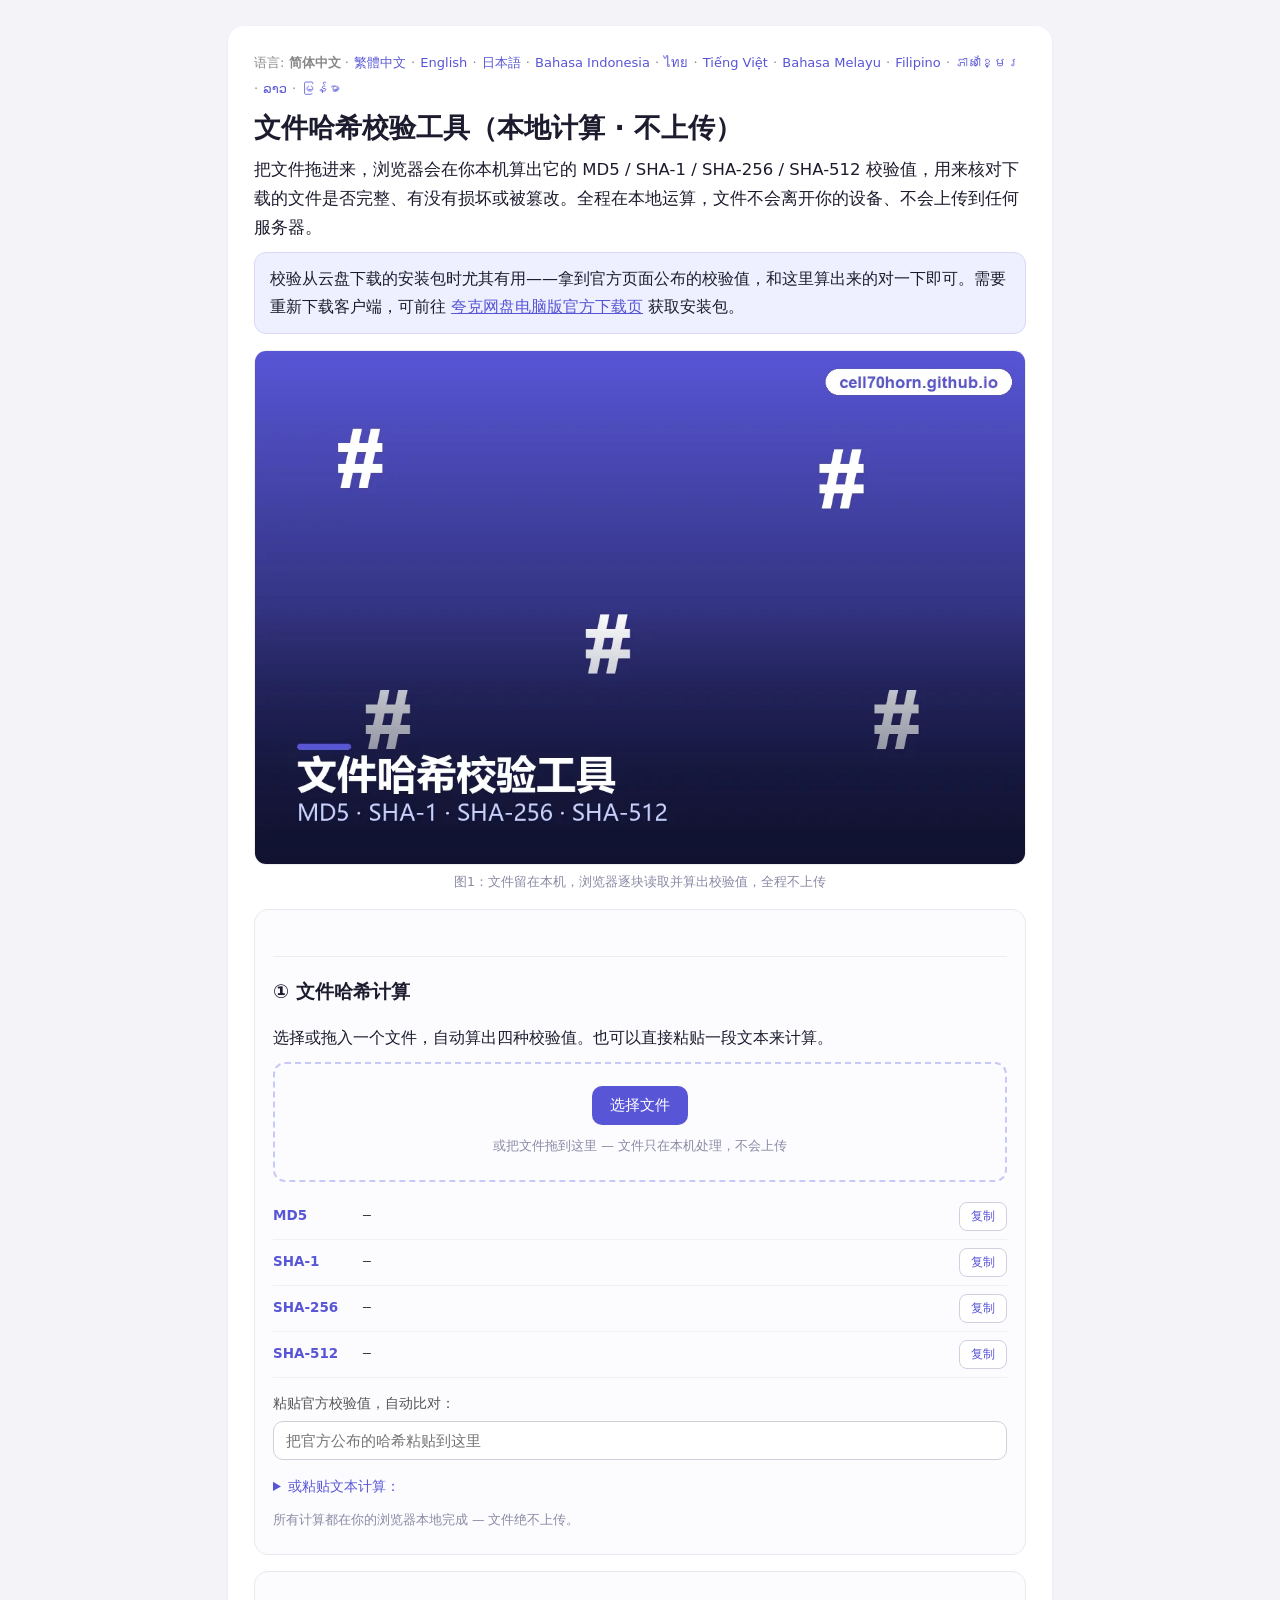
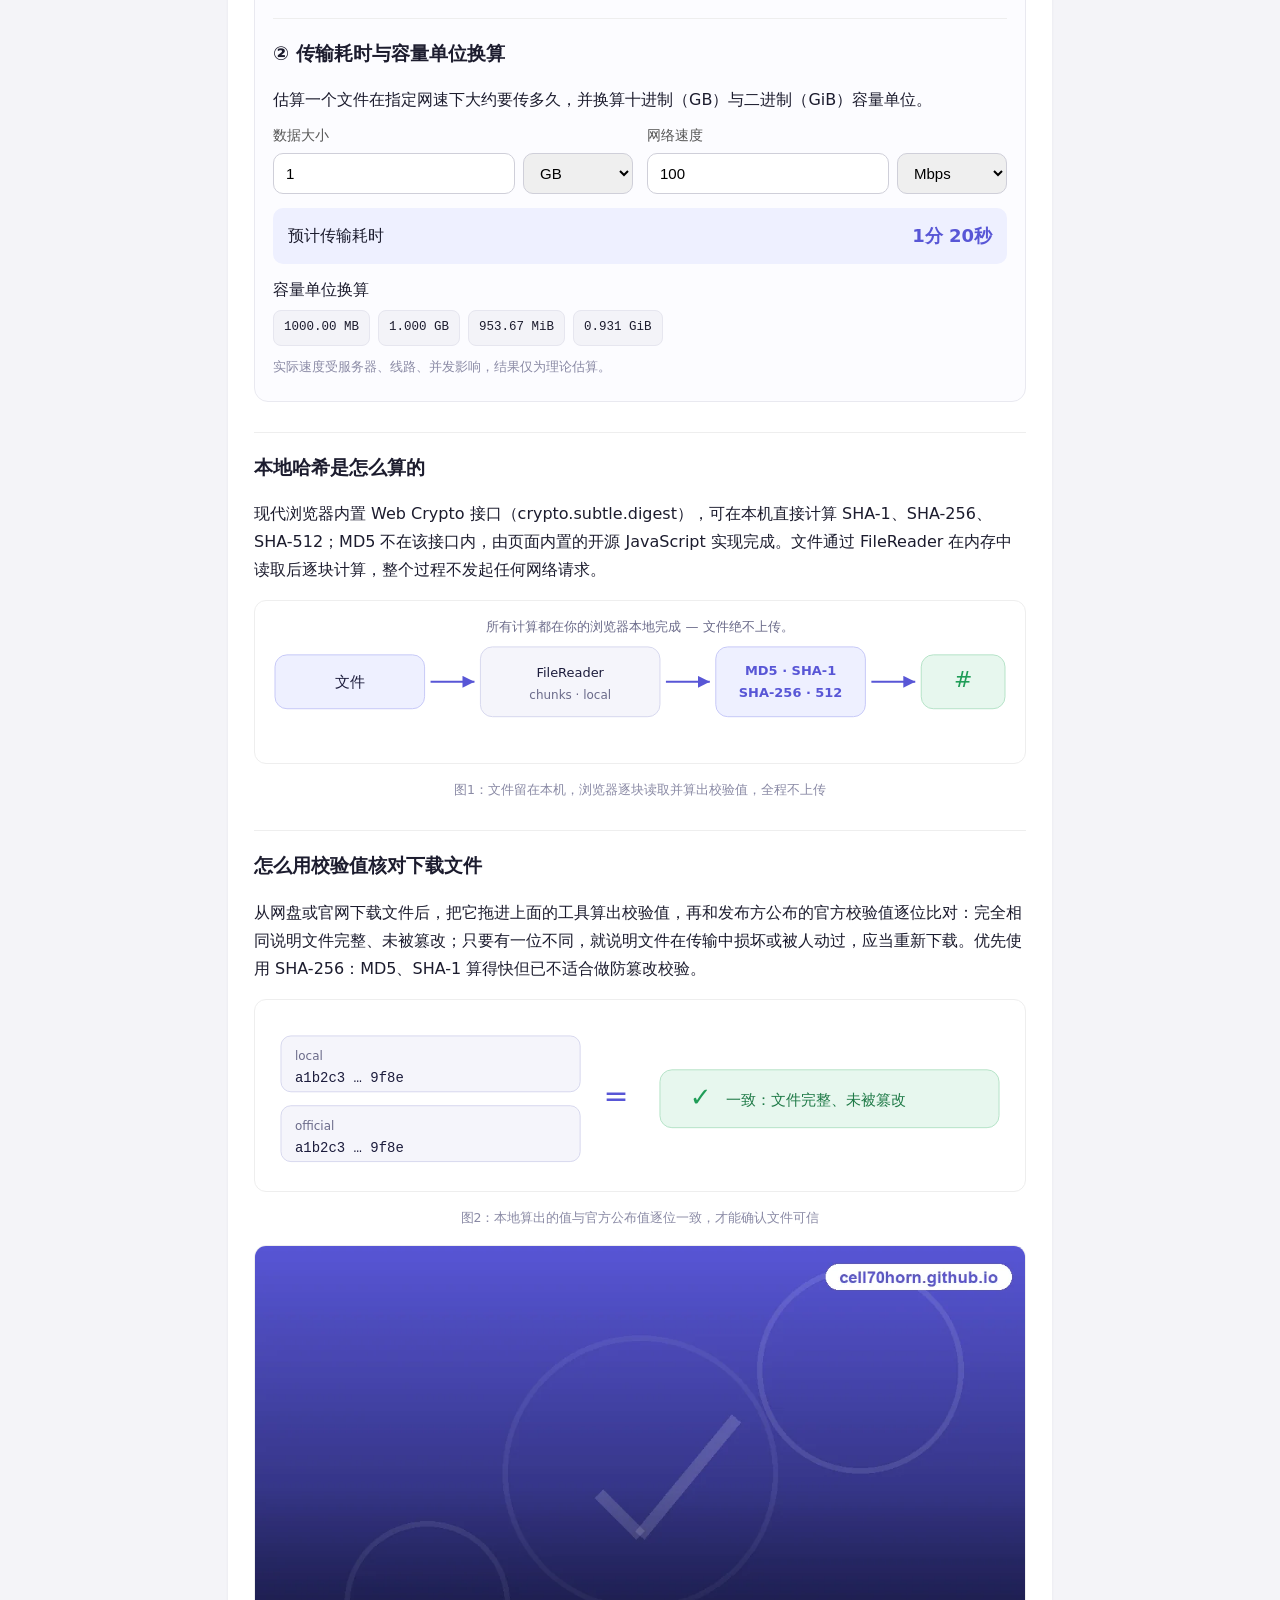
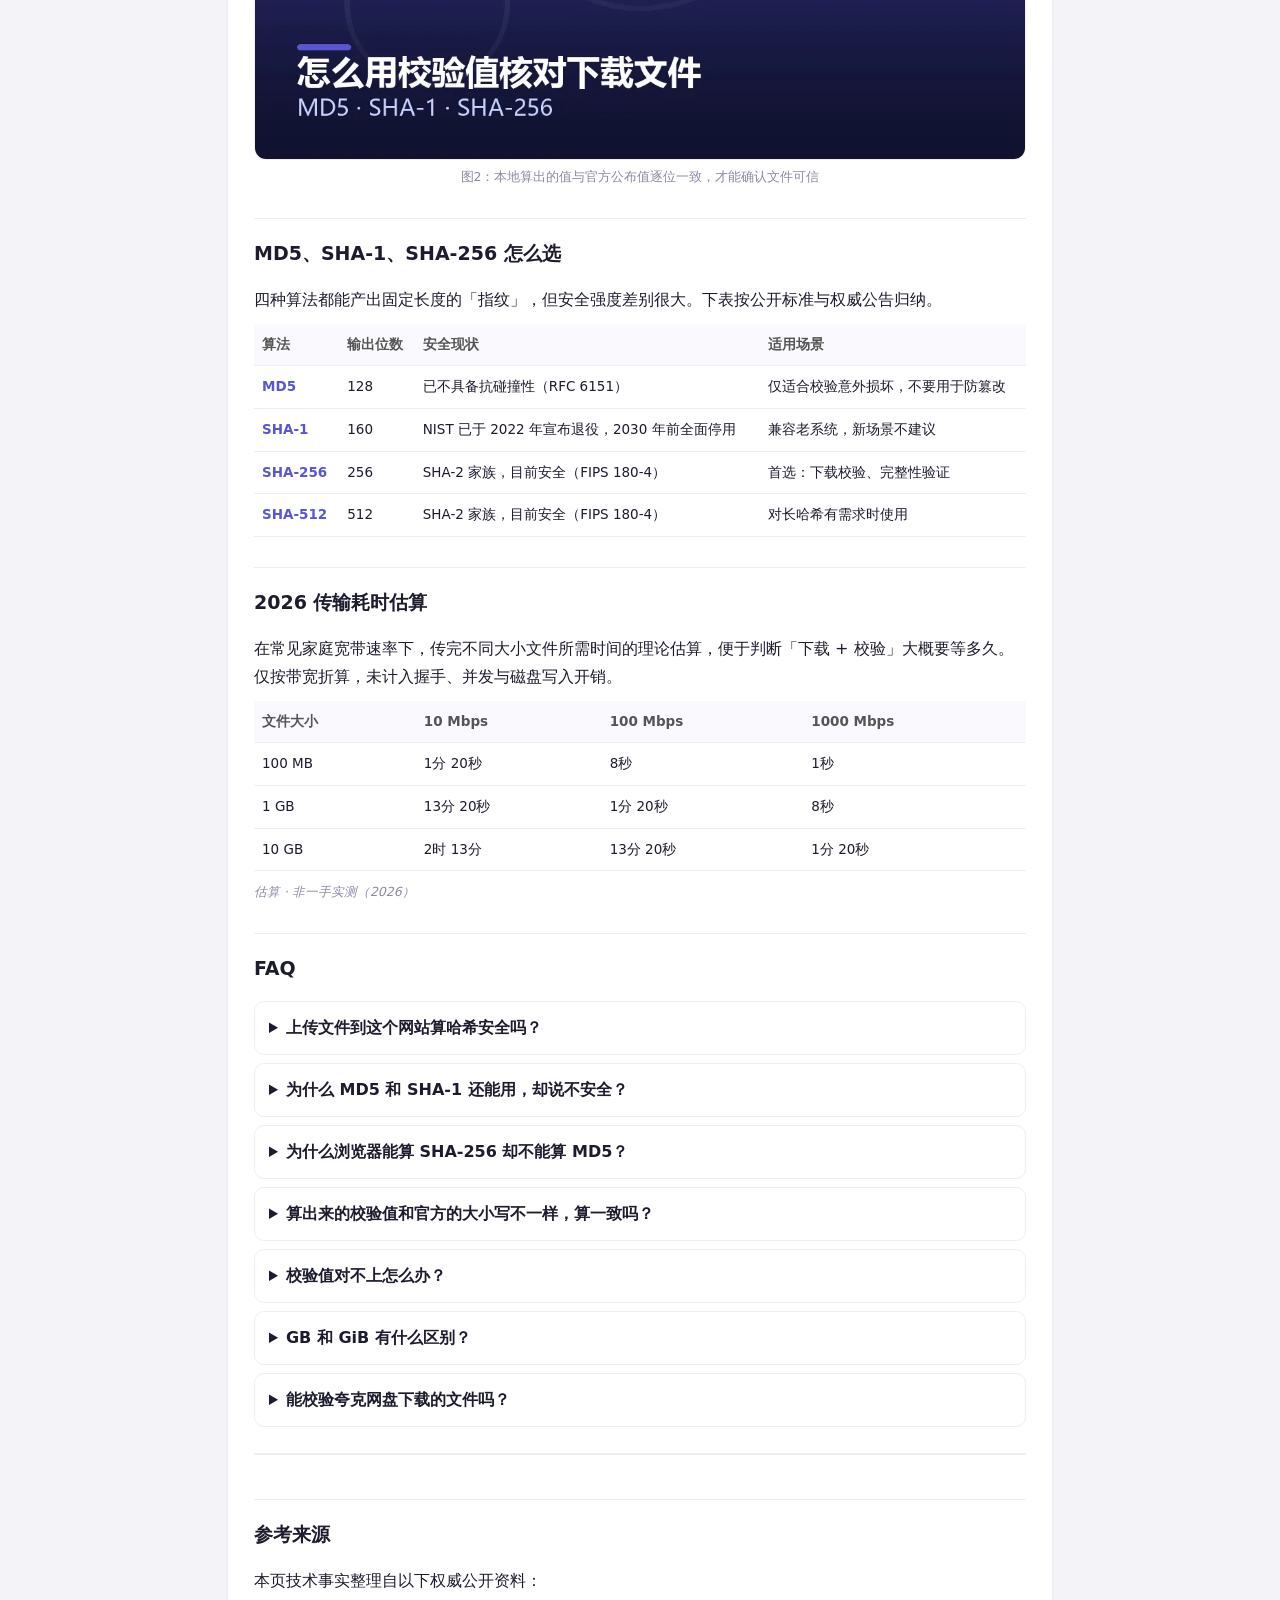
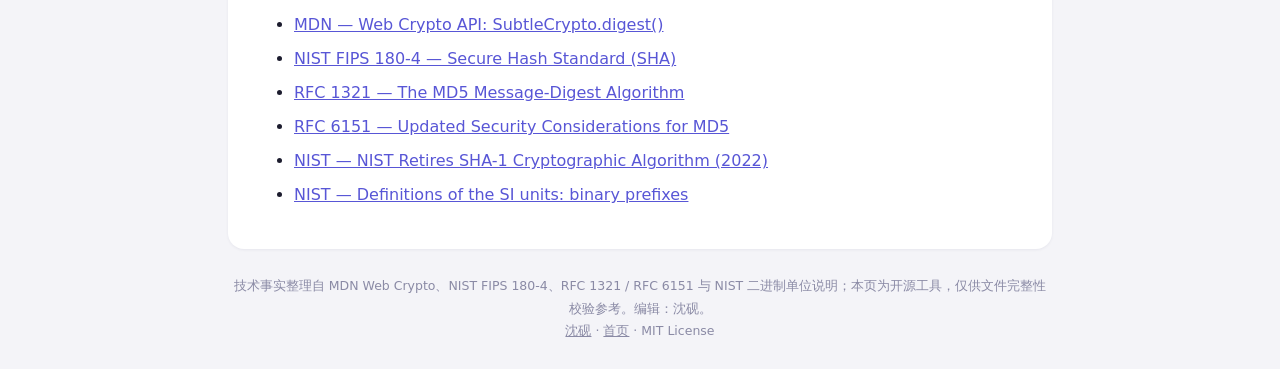
<file: index.html>
<!DOCTYPE html><html lang="zh-Hans"><head><meta charset="utf-8">
<meta name="viewport" content="width=device-width,initial-scale=1">
<title>文件哈希校验工具 - 浏览器本地算 MD5/SHA-1/SHA-256，不上传</title>
<meta name="description" content="在浏览器里本地计算文件的 MD5、SHA-1、SHA-256、SHA-512 校验值：文件不上传、纯客户端运算，并附传输耗时与容量单位换算。校验夸克网盘等下载文件是否完整、有没有被篡改。">
<meta name="author" content="沈砚">
<link rel="canonical" href="https://cell70horn.github.io/">
<link rel="alternate" hreflang="zh-Hans" href="https://cell70horn.github.io/">
<link rel="alternate" hreflang="zh-Hant" href="https://cell70horn.github.io/zh-tw/">
<link rel="alternate" hreflang="en" href="https://cell70horn.github.io/en/">
<link rel="alternate" hreflang="ja" href="https://cell70horn.github.io/ja/">
<link rel="alternate" hreflang="id" href="https://cell70horn.github.io/id/">
<link rel="alternate" hreflang="th" href="https://cell70horn.github.io/th/">
<link rel="alternate" hreflang="vi" href="https://cell70horn.github.io/vi/">
<link rel="alternate" hreflang="ms" href="https://cell70horn.github.io/ms/">
<link rel="alternate" hreflang="fil" href="https://cell70horn.github.io/fil/">
<link rel="alternate" hreflang="km" href="https://cell70horn.github.io/km/">
<link rel="alternate" hreflang="lo" href="https://cell70horn.github.io/lo/">
<link rel="alternate" hreflang="my" href="https://cell70horn.github.io/my/">
<link rel="alternate" hreflang="x-default" href="https://cell70horn.github.io/">
<link rel="stylesheet" href="/style.css">
<script type="application/ld+json">
{
 "@context": "https://schema.org",
 "@graph": [
  {
   "@type": "WebApplication",
   "name": "文件哈希校验工具 - 浏览器本地算 MD5/SHA-1/SHA-256，不上传",
   "url": "https://cell70horn.github.io/",
   "applicationCategory": "UtilitiesApplication",
   "operatingSystem": "Web browser",
   "browserRequirements": "Requires JavaScript",
   "inLanguage": "zh-Hans",
   "description": "在浏览器里本地计算文件的 MD5、SHA-1、SHA-256、SHA-512 校验值：文件不上传、纯客户端运算，并附传输耗时与容量单位换算。校验夸克网盘等下载文件是否完整、有没有被篡改。",
   "isAccessibleForFree": true,
   "creator": {
    "@type": "Person",
    "name": "沈砚",
    "url": "https://cell70horn.github.io/about-shenyan/"
   },
   "offers": {
    "@type": "Offer",
    "price": "0",
    "priceCurrency": "USD"
   }
  },
  {
   "@type": "FAQPage",
   "inLanguage": "zh-Hans",
   "url": "https://cell70horn.github.io/",
   "mainEntity": [
    {
     "@type": "Question",
     "name": "上传文件到这个网站算哈希安全吗？",
     "acceptedAnswer": {
      "@type": "Answer",
      "text": "工具不上传任何文件。计算全部在你浏览器本地用 Web Crypto 与内置脚本完成，文件不会离开你的设备，断网也能正常使用。"
     }
    },
    {
     "@type": "Question",
     "name": "为什么 MD5 和 SHA-1 还能用，却说不安全？",
     "acceptedAnswer": {
      "@type": "Answer",
      "text": "它们算得快，适合检查文件有没有意外损坏；但已被证明能人为构造碰撞，不能再用于防篡改校验。需要安全性时请用 SHA-256。"
     }
    },
    {
     "@type": "Question",
     "name": "为什么浏览器能算 SHA-256 却不能算 MD5？",
     "acceptedAnswer": {
      "@type": "Answer",
      "text": "浏览器的 Web Crypto 接口只内置了 SHA-1/256/384/512，没有 MD5。本页的 MD5 由开源 JavaScript 实现，同样在本地运行。"
     }
    },
    {
     "@type": "Question",
     "name": "算出来的校验值和官方的大小写不一样，算一致吗？",
     "acceptedAnswer": {
      "@type": "Answer",
      "text": "哈希值不区分大小写，只看十六进制内容。比对时本工具会自动忽略大小写和空格，只要字符序列相同就算一致。"
     }
    },
    {
     "@type": "Question",
     "name": "校验值对不上怎么办？",
     "acceptedAnswer": {
      "@type": "Answer",
      "text": "说明文件在下载中损坏或被改动过，建议删除后重新下载，最好换官方下载地址再校验一次。"
     }
    },
    {
     "@type": "Question",
     "name": "GB 和 GiB 有什么区别？",
     "acceptedAnswer": {
      "@type": "Answer",
      "text": "GB 按 1000 进制（十进制），GiB 按 1024 进制（二进制，IEC 标准）。1 GiB 约等于 1.074 GB，这也是「标称容量」和系统显示容量有差的原因之一。"
     }
    },
    {
     "@type": "Question",
     "name": "能校验夸克网盘下载的文件吗？",
     "acceptedAnswer": {
      "@type": "Answer",
      "text": "可以。从夸克网盘下载文件后，把它拖进本工具算出 SHA-256，再和发布方给出的校验值比对，即可确认下载是否完整可信。"
     }
    }
   ]
  }
 ]
}
</script>
</head>
<body><div class="wrap"><main>
<nav class="lang">语言: <strong>简体中文</strong> · <a href="/zh-tw/">繁體中文</a> · <a href="/en/">English</a> · <a href="/ja/">日本語</a> · <a href="/id/">Bahasa Indonesia</a> · <a href="/th/">ไทย</a> · <a href="/vi/">Tiếng Việt</a> · <a href="/ms/">Bahasa Melayu</a> · <a href="/fil/">Filipino</a> · <a href="/km/">ភាសាខ្មែរ</a> · <a href="/lo/">ລາວ</a> · <a href="/my/">မြန်မာ</a></nav>
<h1>文件哈希校验工具（本地计算 · 不上传）</h1>
<p class="lead">把文件拖进来，浏览器会在你本机算出它的 MD5 / SHA-1 / SHA-256 / SHA-512 校验值，用来核对下载的文件是否完整、有没有损坏或被篡改。全程在本地运算，文件不会离开你的设备、不会上传到任何服务器。</p>
<p class="cta">校验从云盘下载的安装包时尤其有用——拿到官方页面公布的校验值，和这里算出来的对一下即可。需要重新下载客户端，可前往 <a href="https://quarknetdisk.com/download/">夸克网盘电脑版官方下载页</a> 获取安装包。</p>
<figure class="i4png"><picture><source type="image/webp" srcset="/img/cover_zh.webp"><img src="/img/cover_zh.png" alt="浏览器本地计算文件哈希的流程示意图" fetchpriority="high" width="1120" height="746" style="width:100%;height:auto;border-radius:12px;border:1px solid #eee"></picture><figcaption>图1：文件留在本机，浏览器逐块读取并算出校验值，全程不上传</figcaption></figure>
<section class="tool" id="hash"><h2>① 文件哈希计算</h2><p>选择或拖入一个文件，自动算出四种校验值。也可以直接粘贴一段文本来计算。</p><div id="drop" class="drop"><input type="file" id="file" hidden><button type="button" id="pick" class="btn">选择文件</button><div class="dh">或把文件拖到这里 — 文件只在本机处理，不会上传</div></div><div id="meta" class="meta" hidden><b id="fn"></b> · <span id="fs"></span></div><div class="hres"><div class="hrow"><span class="halg">MD5</span><code class="hval" id="h_md5">—</code><button class="cp" data-for="h_md5" type="button">复制</button></div><div class="hrow"><span class="halg">SHA-1</span><code class="hval" id="h_sha1">—</code><button class="cp" data-for="h_sha1" type="button">复制</button></div><div class="hrow"><span class="halg">SHA-256</span><code class="hval" id="h_sha256">—</code><button class="cp" data-for="h_sha256" type="button">复制</button></div><div class="hrow"><span class="halg">SHA-512</span><code class="hval" id="h_sha512">—</code><button class="cp" data-for="h_sha512" type="button">复制</button></div></div><div class="cmp"><label>粘贴官方校验值，自动比对：</label><input type="text" id="exp" placeholder="把官方公布的哈希粘贴到这里" autocomplete="off" spellcheck="false"><div id="cmpr" class="cmpr"></div></div><details class="txt"><summary>或粘贴文本计算：</summary><textarea id="txt" rows="3" placeholder="在此粘贴要计算哈希的文本"></textarea><button type="button" id="htxt" class="btn">计算文本哈希</button></details><p class="note">所有计算都在你的浏览器本地完成 — 文件绝不上传。</p></section><section class="tool" id="conv"><h2>② 传输耗时与容量单位换算</h2><p>估算一个文件在指定网速下大约要传多久，并换算十进制（GB）与二进制（GiB）容量单位。</p><div class="cv"><div class="cvg"><label>数据大小</label><div class="cvin"><input type="number" id="sz" value="1" min="0" step="any"><select id="szu"><option value="1e6">MB</option><option value="1e9" selected>GB</option><option value="1e12">TB</option><option value="1048576">MiB</option><option value="1073741824">GiB</option><option value="1099511627776">TiB</option></select></div></div><div class="cvg"><label>网络速度</label><div class="cvin"><input type="number" id="sp" value="100" min="0" step="any"><select id="spu"><option value="mbps" selected>Mbps</option><option value="mbs">MB/s</option><option value="gbps">Gbps</option></select></div></div></div><div class="cvout"><span>预计传输耗时</span><b id="ttime">—</b></div><div class="cvtab"><span>容量单位换算</span><div id="units" class="units"></div></div><p class="note">实际速度受服务器、线路、并发影响，结果仅为理论估算。</p></section>
<h2>本地哈希是怎么算的</h2><p>现代浏览器内置 Web Crypto 接口（crypto.subtle.digest），可在本机直接计算 SHA-1、SHA-256、SHA-512；MD5 不在该接口内，由页面内置的开源 JavaScript 实现完成。文件通过 FileReader 在内存中读取后逐块计算，整个过程不发起任何网络请求。</p><figure class="dgm-f"><svg viewBox="0 0 760 150" xmlns="http://www.w3.org/2000/svg" role="img" aria-label="浏览器本地计算文件哈希的流程示意图" class="dgm"><defs><marker id="ar" markerWidth="9" markerHeight="9" refX="6" refY="3" orient="auto"><path d="M0,0 L6,3 L0,6 Z" fill="#5856d6"/></marker></defs><rect x="14" y="48" width="150" height="54" rx="12" fill="#eef0ff" stroke="#c7c9f7"/><text x="89" y="80" text-anchor="middle" font-family="system-ui,Arial" font-size="15" fill="#1c1c3c">文件</text><line x1="170" y1="75" x2="214" y2="75" stroke="#5856d6" stroke-width="2" marker-end="url(#ar)"/><rect x="220" y="40" width="180" height="70" rx="12" fill="#f5f5fb" stroke="#d7d8ee"/><text x="310" y="70" text-anchor="middle" font-family="system-ui,Arial" font-size="13" fill="#1c1c3c">FileReader</text><text x="310" y="92" text-anchor="middle" font-family="system-ui,Arial" font-size="12" fill="#6b6b8a">chunks · local</text><line x1="406" y1="75" x2="450" y2="75" stroke="#5856d6" stroke-width="2" marker-end="url(#ar)"/><rect x="456" y="40" width="150" height="70" rx="12" fill="#eef0ff" stroke="#c7c9f7"/><text x="531" y="68" text-anchor="middle" font-family="system-ui,Arial" font-size="13" fill="#5856d6" font-weight="700">MD5 · SHA-1</text><text x="531" y="90" text-anchor="middle" font-family="system-ui,Arial" font-size="13" fill="#5856d6" font-weight="700">SHA-256 · 512</text><line x1="612" y1="75" x2="656" y2="75" stroke="#5856d6" stroke-width="2" marker-end="url(#ar)"/><rect x="662" y="48" width="84" height="54" rx="12" fill="#e7f7ee" stroke="#b6e3c8"/><text x="704" y="80" text-anchor="middle" font-family="system-ui,Arial" font-size="22" fill="#1f9d57">#</text><text x="380" y="24" text-anchor="middle" font-family="system-ui,Arial" font-size="13" fill="#6b6b8a">所有计算都在你的浏览器本地完成 — 文件绝不上传。</text></svg><figcaption>图1：文件留在本机，浏览器逐块读取并算出校验值，全程不上传</figcaption></figure>
<h2>怎么用校验值核对下载文件</h2><p>从网盘或官网下载文件后，把它拖进上面的工具算出校验值，再和发布方公布的官方校验值逐位比对：完全相同说明文件完整、未被篡改；只要有一位不同，就说明文件在传输中损坏或被人动过，应当重新下载。优先使用 SHA-256：MD5、SHA-1 算得快但已不适合做防篡改校验。</p><figure class="dgm-f"><svg viewBox="0 0 760 180" xmlns="http://www.w3.org/2000/svg" role="img" aria-label="把本地算出的哈希与官方公布值比对的校验流程图" class="dgm"><rect x="20" y="30" width="300" height="56" rx="10" fill="#f5f5fb" stroke="#d7d8ee"/><text x="34" y="54" font-family="system-ui,Arial" font-size="12" fill="#6b6b8a">local</text><text x="34" y="76" font-family="ui-monospace,Consolas,monospace" font-size="14" fill="#1c1c3c">a1b2c3 … 9f8e</text><rect x="20" y="100" width="300" height="56" rx="10" fill="#f5f5fb" stroke="#d7d8ee"/><text x="34" y="124" font-family="system-ui,Arial" font-size="12" fill="#6b6b8a">official</text><text x="34" y="146" font-family="ui-monospace,Consolas,monospace" font-size="14" fill="#1c1c3c">a1b2c3 … 9f8e</text><text x="356" y="100" text-anchor="middle" font-family="system-ui,Arial" font-size="30" fill="#5856d6">=</text><rect x="400" y="64" width="340" height="58" rx="12" fill="#e7f7ee" stroke="#b6e3c8"/><text x="430" y="100" font-family="system-ui,Arial" font-size="26" fill="#1f9d57">✓</text><text x="466" y="99" font-family="system-ui,Arial" font-size="15" fill="#1f7a47">一致：文件完整、未被篡改</text></svg><figcaption>图2：本地算出的值与官方公布值逐位一致，才能确认文件可信</figcaption></figure>
<figure class="i4png"><picture><source type="image/webp" srcset="/img/board_zh.webp"><img src="/img/board_zh.png" alt="把本地算出的哈希与官方公布值比对的校验流程图" loading="lazy" width="1120" height="746" style="width:100%;height:auto;border-radius:12px;border:1px solid #eee"></picture><figcaption>图2：本地算出的值与官方公布值逐位一致，才能确认文件可信</figcaption></figure>
<h2>MD5、SHA-1、SHA-256 怎么选</h2><p>四种算法都能产出固定长度的「指纹」，但安全强度差别很大。下表按公开标准与权威公告归纳。</p><table class="cmp-t"><thead><tr><th>算法</th><th>输出位数</th><th>安全现状</th><th>适用场景</th></tr></thead><tbody><tr><td class="halg">MD5</td><td>128</td><td>已不具备抗碰撞性（RFC 6151）</td><td>仅适合校验意外损坏，不要用于防篡改</td></tr><tr><td class="halg">SHA-1</td><td>160</td><td>NIST 已于 2022 年宣布退役，2030 年前全面停用</td><td>兼容老系统，新场景不建议</td></tr><tr><td class="halg">SHA-256</td><td>256</td><td>SHA-2 家族，目前安全（FIPS 180-4）</td><td>首选：下载校验、完整性验证</td></tr><tr><td class="halg">SHA-512</td><td>512</td><td>SHA-2 家族，目前安全（FIPS 180-4）</td><td>对长哈希有需求时使用</td></tr></tbody></table>
<section id="i4data" class="data"><h2>2026 传输耗时估算</h2><p>在常见家庭宽带速率下，传完不同大小文件所需时间的理论估算，便于判断「下载 + 校验」大概要等多久。仅按带宽折算，未计入握手、并发与磁盘写入开销。</p><table class="cmp-t"><thead><tr><th>文件大小</th><th>10 Mbps</th><th>100 Mbps</th><th>1000 Mbps</th></tr></thead><tbody><tr><td>100 MB</td><td>1分 20秒</td><td>8秒</td><td>1秒</td></tr><tr><td>1 GB</td><td>13分 20秒</td><td>1分 20秒</td><td>8秒</td></tr><tr><td>10 GB</td><td>2时 13分</td><td>13分 20秒</td><td>1分 20秒</td></tr></tbody></table><p class="note est">估算 · 非一手实测（2026）</p></section>
<section class="faqs"><h2>FAQ</h2><details class="faq"><summary>上传文件到这个网站算哈希安全吗？</summary><div>工具不上传任何文件。计算全部在你浏览器本地用 Web Crypto 与内置脚本完成，文件不会离开你的设备，断网也能正常使用。</div></details><details class="faq"><summary>为什么 MD5 和 SHA-1 还能用，却说不安全？</summary><div>它们算得快，适合检查文件有没有意外损坏；但已被证明能人为构造碰撞，不能再用于防篡改校验。需要安全性时请用 SHA-256。</div></details><details class="faq"><summary>为什么浏览器能算 SHA-256 却不能算 MD5？</summary><div>浏览器的 Web Crypto 接口只内置了 SHA-1/256/384/512，没有 MD5。本页的 MD5 由开源 JavaScript 实现，同样在本地运行。</div></details><details class="faq"><summary>算出来的校验值和官方的大小写不一样，算一致吗？</summary><div>哈希值不区分大小写，只看十六进制内容。比对时本工具会自动忽略大小写和空格，只要字符序列相同就算一致。</div></details><details class="faq"><summary>校验值对不上怎么办？</summary><div>说明文件在下载中损坏或被改动过，建议删除后重新下载，最好换官方下载地址再校验一次。</div></details><details class="faq"><summary>GB 和 GiB 有什么区别？</summary><div>GB 按 1000 进制（十进制），GiB 按 1024 进制（二进制，IEC 标准）。1 GiB 约等于 1.074 GB，这也是「标称容量」和系统显示容量有差的原因之一。</div></details><details class="faq"><summary>能校验夸克网盘下载的文件吗？</summary><div>可以。从夸克网盘下载文件后，把它拖进本工具算出 SHA-256，再和发布方给出的校验值比对，即可确认下载是否完整可信。</div></details></section>
<section class="related"><h2>参考来源</h2><p>本页技术事实整理自以下权威公开资料：</p><ul><li><a href="https://developer.mozilla.org/en-US/docs/Web/API/SubtleCrypto/digest" rel="nofollow" target="_blank">MDN — Web Crypto API: SubtleCrypto.digest()</a></li><li><a href="https://nvlpubs.nist.gov/nistpubs/FIPS/NIST.FIPS.180-4.pdf" rel="nofollow" target="_blank">NIST FIPS 180-4 — Secure Hash Standard (SHA)</a></li><li><a href="https://www.rfc-editor.org/rfc/rfc1321" rel="nofollow" target="_blank">RFC 1321 — The MD5 Message-Digest Algorithm</a></li><li><a href="https://www.rfc-editor.org/rfc/rfc6151" rel="nofollow" target="_blank">RFC 6151 — Updated Security Considerations for MD5</a></li><li><a href="https://www.nist.gov/news-events/news/2022/12/nist-retires-sha-1-cryptographic-algorithm" rel="nofollow" target="_blank">NIST — NIST Retires SHA-1 Cryptographic Algorithm (2022)</a></li><li><a href="https://physics.nist.gov/cuu/Units/binary.html" rel="nofollow" target="_blank">NIST — Definitions of the SI units: binary prefixes</a></li></ul></section>
</main>
<footer>技术事实整理自 MDN Web Crypto、NIST FIPS 180-4、RFC 1321 / RFC 6151 与 NIST 二进制单位说明；本页为开源工具，仅供文件完整性校验参考。编辑：沈砚。<br><a href="/about-shenyan/" rel="author">沈砚</a> · <a href="/">首页</a> · MIT License</footer>
</div>
<script>window.QL={"computing": "正在本地计算…", "copied": "已复制", "copy": "复制", "match": "✓ 一致：文件完整、未被篡改", "nomatch": "✗ 不一致：文件可能损坏或被改动，建议重新下载", "file": "文件", "size": "大小", "d": "天", "h": "时", "m": "分", "s": "秒"};</script><script src="/app.js"></script></body></html>
</file>
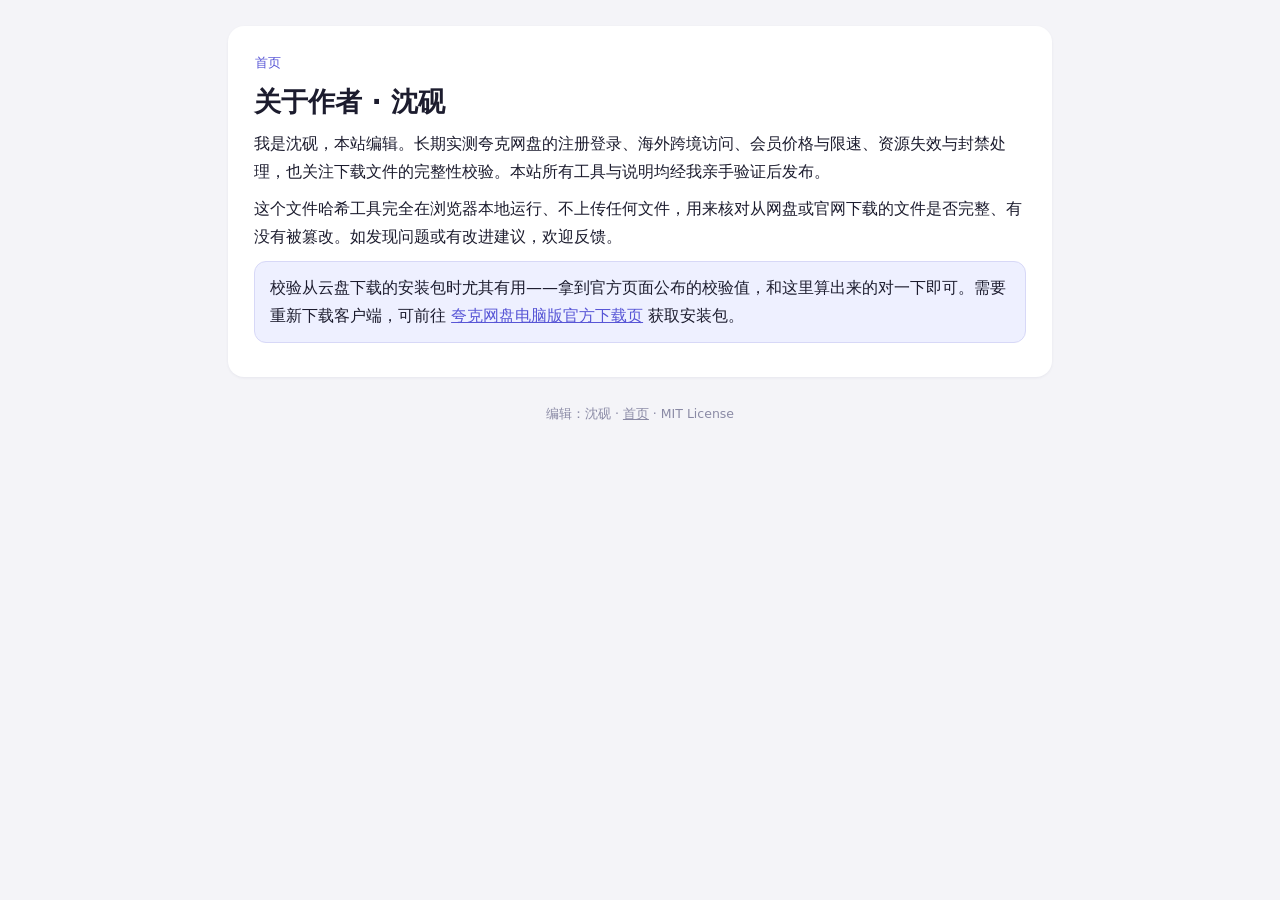
<file: about-shenyan/index.html>
<!DOCTYPE html><html lang="zh-Hans"><head><meta charset="utf-8">
<meta name="viewport" content="width=device-width,initial-scale=1">
<title>关于作者 · 沈砚</title>
<meta name="description" content="我是沈砚，本站编辑。长期实测夸克网盘的注册登录、海外跨境访问、会员价格与限速、资源失效与封禁处理，也关注下载文件的完整性校验。本站所有工具与说明均经我亲手验证后发布。">
<meta name="author" content="沈砚">
<link rel="canonical" href="https://cell70horn.github.io/about-shenyan/">
<link rel="stylesheet" href="/style.css">
<script type="application/ld+json">
{
 "@context": "https://schema.org",
 "@type": "Person",
 "name": "沈砚",
 "url": "https://cell70horn.github.io/about-shenyan/",
 "jobTitle": "编辑",
 "description": "本站编辑，长期实测夸克网盘并校验下载文件完整性。"
}
</script>
</head>
<body><div class="wrap"><main>
<nav class="lang"><a href="/">首页</a></nav><h1>关于作者 · 沈砚</h1><p>我是沈砚，本站编辑。长期实测夸克网盘的注册登录、海外跨境访问、会员价格与限速、资源失效与封禁处理，也关注下载文件的完整性校验。本站所有工具与说明均经我亲手验证后发布。</p><p>这个文件哈希工具完全在浏览器本地运行、不上传任何文件，用来核对从网盘或官网下载的文件是否完整、有没有被篡改。如发现问题或有改进建议，欢迎反馈。</p><p class="cta">校验从云盘下载的安装包时尤其有用——拿到官方页面公布的校验值，和这里算出来的对一下即可。需要重新下载客户端，可前往 <a href="https://quarknetdisk.com/download/">夸克网盘电脑版官方下载页</a> 获取安装包。</p>
</main>
<footer>编辑：沈砚 · <a href="/">首页</a> · MIT License</footer></div></body></html>
</file>
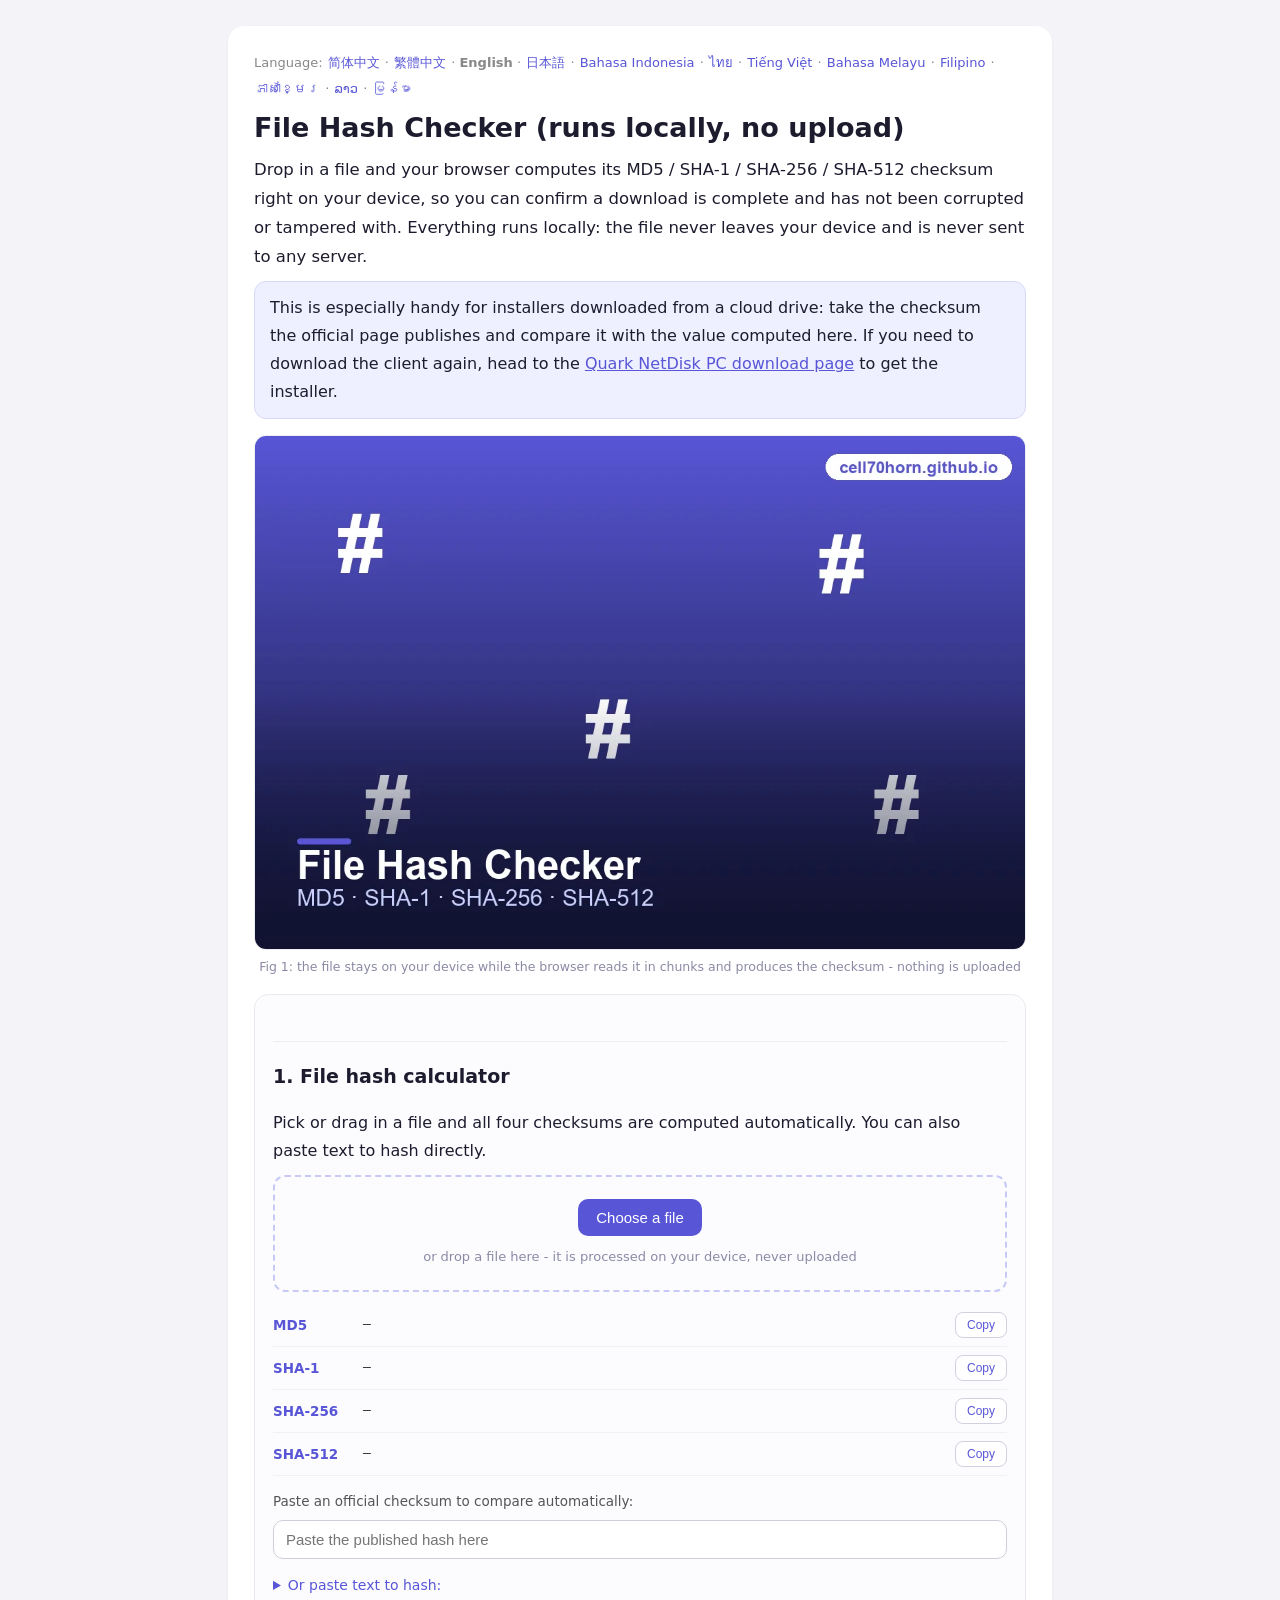
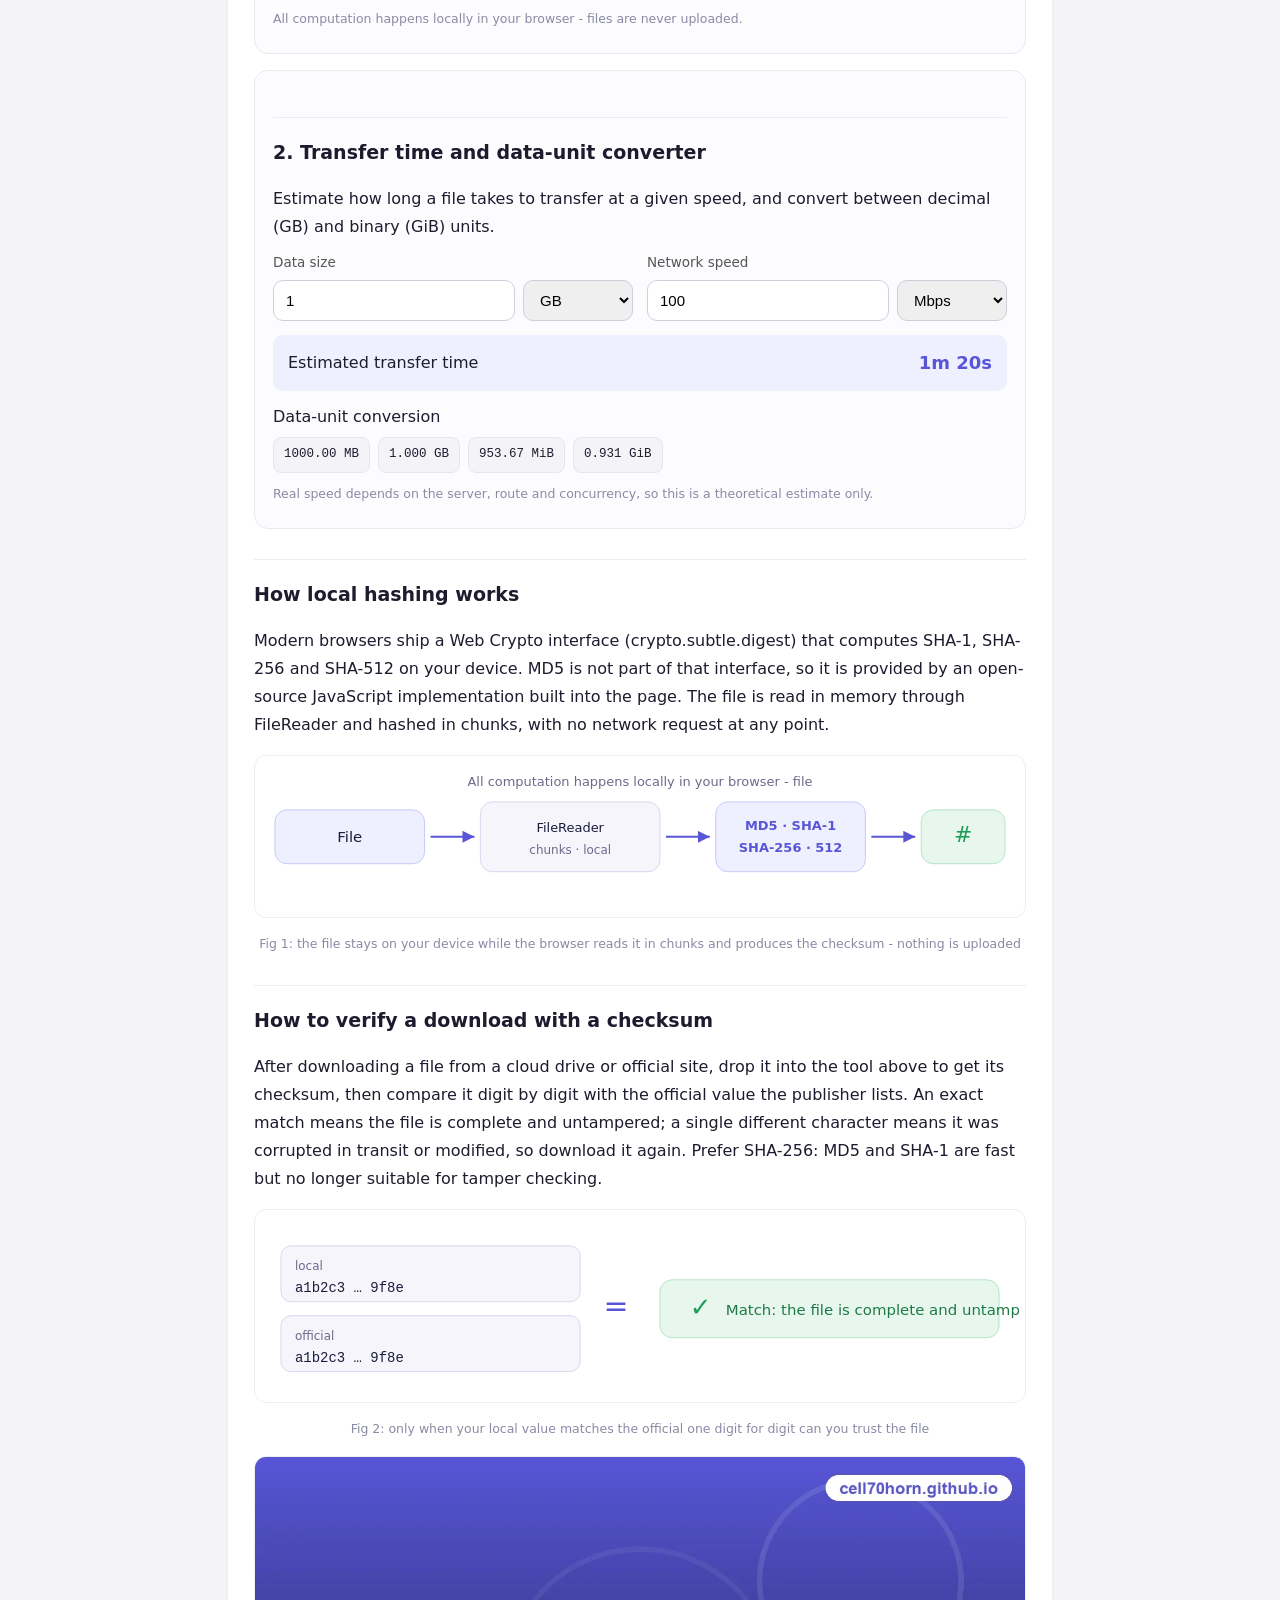
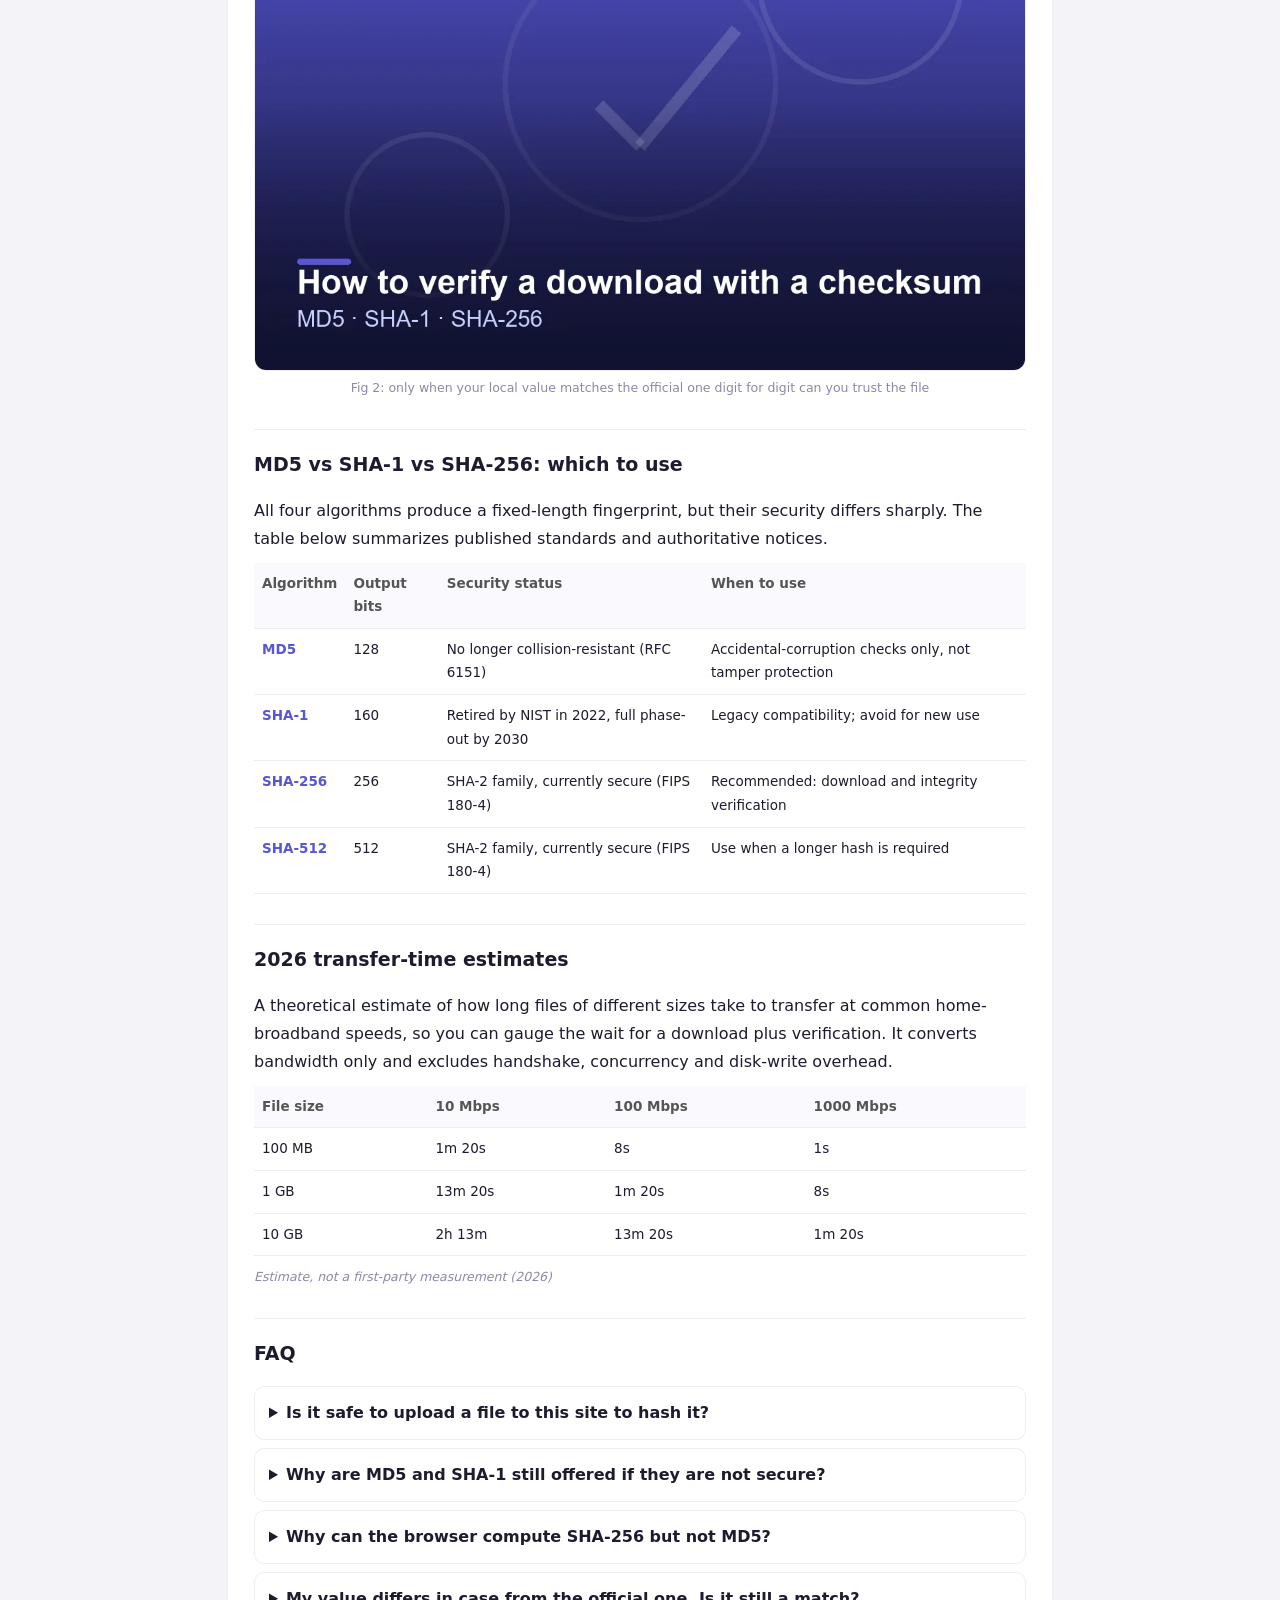
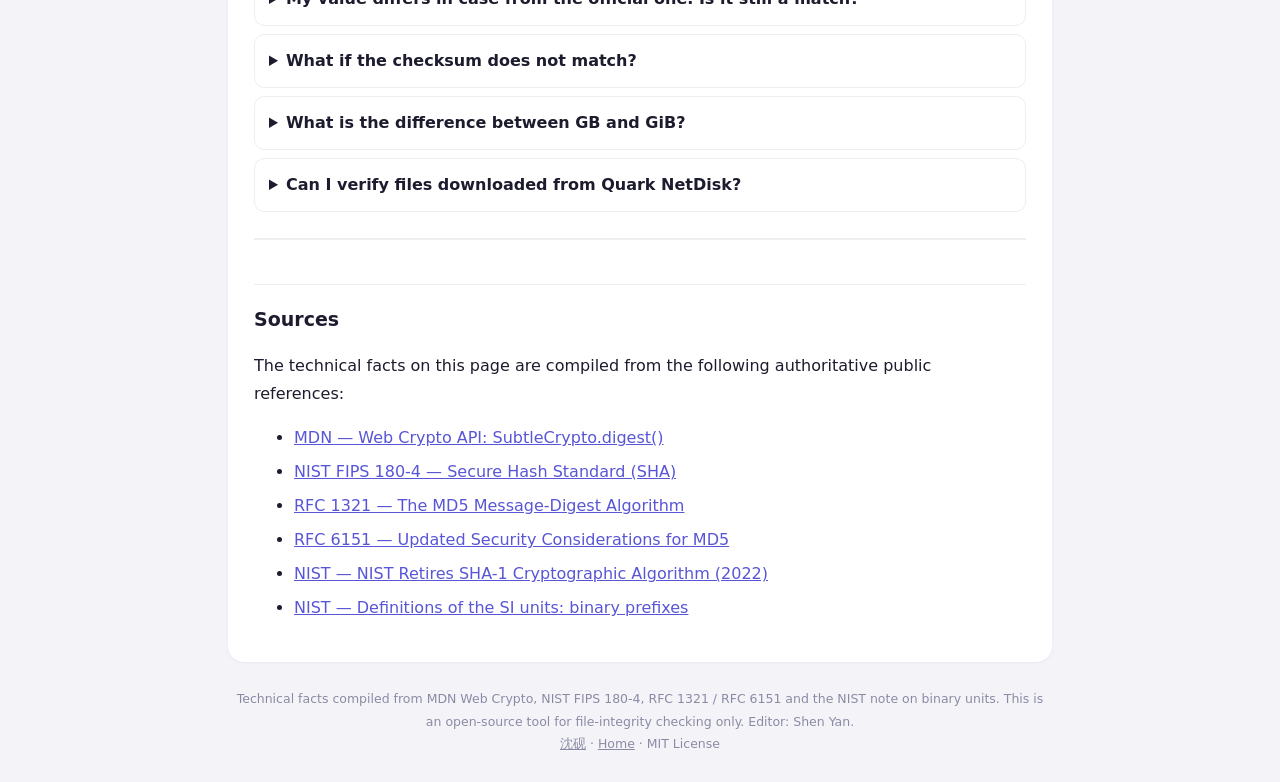
<file: en/index.html>
<!DOCTYPE html><html lang="en"><head><meta charset="utf-8">
<meta name="viewport" content="width=device-width,initial-scale=1">
<title>File Hash Checker - MD5/SHA-1/SHA-256 in your browser, no upload</title>
<meta name="description" content="Compute a file&#x27;s MD5, SHA-1, SHA-256 and SHA-512 checksum locally in your browser. Files are never uploaded; everything runs client-side. Includes a transfer-time and data-unit converter to verify downloads from Quark NetDisk and other clouds.">
<meta name="author" content="沈砚">
<link rel="canonical" href="https://cell70horn.github.io/en/">
<link rel="alternate" hreflang="zh-Hans" href="https://cell70horn.github.io/">
<link rel="alternate" hreflang="zh-Hant" href="https://cell70horn.github.io/zh-tw/">
<link rel="alternate" hreflang="en" href="https://cell70horn.github.io/en/">
<link rel="alternate" hreflang="ja" href="https://cell70horn.github.io/ja/">
<link rel="alternate" hreflang="id" href="https://cell70horn.github.io/id/">
<link rel="alternate" hreflang="th" href="https://cell70horn.github.io/th/">
<link rel="alternate" hreflang="vi" href="https://cell70horn.github.io/vi/">
<link rel="alternate" hreflang="ms" href="https://cell70horn.github.io/ms/">
<link rel="alternate" hreflang="fil" href="https://cell70horn.github.io/fil/">
<link rel="alternate" hreflang="km" href="https://cell70horn.github.io/km/">
<link rel="alternate" hreflang="lo" href="https://cell70horn.github.io/lo/">
<link rel="alternate" hreflang="my" href="https://cell70horn.github.io/my/">
<link rel="alternate" hreflang="x-default" href="https://cell70horn.github.io/">
<link rel="stylesheet" href="/style.css">
<script type="application/ld+json">
{
 "@context": "https://schema.org",
 "@graph": [
  {
   "@type": "WebApplication",
   "name": "File Hash Checker - MD5/SHA-1/SHA-256 in your browser, no upload",
   "url": "https://cell70horn.github.io/en/",
   "applicationCategory": "UtilitiesApplication",
   "operatingSystem": "Web browser",
   "browserRequirements": "Requires JavaScript",
   "inLanguage": "en",
   "description": "Compute a file's MD5, SHA-1, SHA-256 and SHA-512 checksum locally in your browser. Files are never uploaded; everything runs client-side. Includes a transfer-time and data-unit converter to verify downloads from Quark NetDisk and other clouds.",
   "isAccessibleForFree": true,
   "creator": {
    "@type": "Person",
    "name": "沈砚",
    "url": "https://cell70horn.github.io/about-shenyan/"
   },
   "offers": {
    "@type": "Offer",
    "price": "0",
    "priceCurrency": "USD"
   }
  },
  {
   "@type": "FAQPage",
   "inLanguage": "en",
   "url": "https://cell70horn.github.io/en/",
   "mainEntity": [
    {
     "@type": "Question",
     "name": "Is it safe to upload a file to this site to hash it?",
     "acceptedAnswer": {
      "@type": "Answer",
      "text": "The tool uploads nothing. All computation runs locally in your browser using Web Crypto and a built-in script, the file never leaves your device, and it even works offline."
     }
    },
    {
     "@type": "Question",
     "name": "Why are MD5 and SHA-1 still offered if they are not secure?",
     "acceptedAnswer": {
      "@type": "Answer",
      "text": "They are fast and fine for catching accidental corruption, but collisions can be deliberately constructed, so they must not be used for tamper checking. Use SHA-256 when security matters."
     }
    },
    {
     "@type": "Question",
     "name": "Why can the browser compute SHA-256 but not MD5?",
     "acceptedAnswer": {
      "@type": "Answer",
      "text": "The browser Web Crypto interface ships only SHA-1/256/384/512, not MD5. The MD5 on this page comes from an open-source JavaScript implementation that also runs locally."
     }
    },
    {
     "@type": "Question",
     "name": "My value differs in case from the official one. Is it still a match?",
     "acceptedAnswer": {
      "@type": "Answer",
      "text": "Hashes are case-insensitive and only the hex content matters. When comparing, the tool ignores case and spaces, so an identical character sequence counts as a match."
     }
    },
    {
     "@type": "Question",
     "name": "What if the checksum does not match?",
     "acceptedAnswer": {
      "@type": "Answer",
      "text": "It means the file was corrupted during download or altered. Delete it and download again, ideally from the official source, then verify once more."
     }
    },
    {
     "@type": "Question",
     "name": "What is the difference between GB and GiB?",
     "acceptedAnswer": {
      "@type": "Answer",
      "text": "GB is decimal (base 1000) and GiB is binary (base 1024, the IEC standard). 1 GiB is about 1.074 GB, which is one reason advertised capacity differs from what the system shows."
     }
    },
    {
     "@type": "Question",
     "name": "Can I verify files downloaded from Quark NetDisk?",
     "acceptedAnswer": {
      "@type": "Answer",
      "text": "Yes. After downloading from Quark NetDisk, drop the file into this tool to get its SHA-256 and compare it with the checksum the publisher provides to confirm the download is complete and trustworthy."
     }
    }
   ]
  }
 ]
}
</script>
</head>
<body><div class="wrap"><main>
<nav class="lang">Language: <a href="/">简体中文</a> · <a href="/zh-tw/">繁體中文</a> · <strong>English</strong> · <a href="/ja/">日本語</a> · <a href="/id/">Bahasa Indonesia</a> · <a href="/th/">ไทย</a> · <a href="/vi/">Tiếng Việt</a> · <a href="/ms/">Bahasa Melayu</a> · <a href="/fil/">Filipino</a> · <a href="/km/">ភាសាខ្មែរ</a> · <a href="/lo/">ລາວ</a> · <a href="/my/">မြန်မာ</a></nav>
<h1>File Hash Checker (runs locally, no upload)</h1>
<p class="lead">Drop in a file and your browser computes its MD5 / SHA-1 / SHA-256 / SHA-512 checksum right on your device, so you can confirm a download is complete and has not been corrupted or tampered with. Everything runs locally: the file never leaves your device and is never sent to any server.</p>
<p class="cta">This is especially handy for installers downloaded from a cloud drive: take the checksum the official page publishes and compare it with the value computed here. If you need to download the client again, head to the <a href="https://quarknetdisk.com/download/">Quark NetDisk PC download page</a> to get the installer.</p>
<figure class="i4png"><picture><source type="image/webp" srcset="/img/cover_en.webp"><img src="/img/cover_en.png" alt="Diagram of a browser computing a file hash locally without uploading" fetchpriority="high" width="1120" height="746" style="width:100%;height:auto;border-radius:12px;border:1px solid #eee"></picture><figcaption>Fig 1: the file stays on your device while the browser reads it in chunks and produces the checksum - nothing is uploaded</figcaption></figure>
<section class="tool" id="hash"><h2>1. File hash calculator</h2><p>Pick or drag in a file and all four checksums are computed automatically. You can also paste text to hash directly.</p><div id="drop" class="drop"><input type="file" id="file" hidden><button type="button" id="pick" class="btn">Choose a file</button><div class="dh">or drop a file here - it is processed on your device, never uploaded</div></div><div id="meta" class="meta" hidden><b id="fn"></b> · <span id="fs"></span></div><div class="hres"><div class="hrow"><span class="halg">MD5</span><code class="hval" id="h_md5">—</code><button class="cp" data-for="h_md5" type="button">Copy</button></div><div class="hrow"><span class="halg">SHA-1</span><code class="hval" id="h_sha1">—</code><button class="cp" data-for="h_sha1" type="button">Copy</button></div><div class="hrow"><span class="halg">SHA-256</span><code class="hval" id="h_sha256">—</code><button class="cp" data-for="h_sha256" type="button">Copy</button></div><div class="hrow"><span class="halg">SHA-512</span><code class="hval" id="h_sha512">—</code><button class="cp" data-for="h_sha512" type="button">Copy</button></div></div><div class="cmp"><label>Paste an official checksum to compare automatically:</label><input type="text" id="exp" placeholder="Paste the published hash here" autocomplete="off" spellcheck="false"><div id="cmpr" class="cmpr"></div></div><details class="txt"><summary>Or paste text to hash:</summary><textarea id="txt" rows="3" placeholder="Paste the text you want to hash here"></textarea><button type="button" id="htxt" class="btn">Hash text</button></details><p class="note">All computation happens locally in your browser - files are never uploaded.</p></section><section class="tool" id="conv"><h2>2. Transfer time and data-unit converter</h2><p>Estimate how long a file takes to transfer at a given speed, and convert between decimal (GB) and binary (GiB) units.</p><div class="cv"><div class="cvg"><label>Data size</label><div class="cvin"><input type="number" id="sz" value="1" min="0" step="any"><select id="szu"><option value="1e6">MB</option><option value="1e9" selected>GB</option><option value="1e12">TB</option><option value="1048576">MiB</option><option value="1073741824">GiB</option><option value="1099511627776">TiB</option></select></div></div><div class="cvg"><label>Network speed</label><div class="cvin"><input type="number" id="sp" value="100" min="0" step="any"><select id="spu"><option value="mbps" selected>Mbps</option><option value="mbs">MB/s</option><option value="gbps">Gbps</option></select></div></div></div><div class="cvout"><span>Estimated transfer time</span><b id="ttime">—</b></div><div class="cvtab"><span>Data-unit conversion</span><div id="units" class="units"></div></div><p class="note">Real speed depends on the server, route and concurrency, so this is a theoretical estimate only.</p></section>
<h2>How local hashing works</h2><p>Modern browsers ship a Web Crypto interface (crypto.subtle.digest) that computes SHA-1, SHA-256 and SHA-512 on your device. MD5 is not part of that interface, so it is provided by an open-source JavaScript implementation built into the page. The file is read in memory through FileReader and hashed in chunks, with no network request at any point.</p><figure class="dgm-f"><svg viewBox="0 0 760 150" xmlns="http://www.w3.org/2000/svg" role="img" aria-label="Diagram of a browser computing a file hash locally without uploading" class="dgm"><defs><marker id="ar" markerWidth="9" markerHeight="9" refX="6" refY="3" orient="auto"><path d="M0,0 L6,3 L0,6 Z" fill="#5856d6"/></marker></defs><rect x="14" y="48" width="150" height="54" rx="12" fill="#eef0ff" stroke="#c7c9f7"/><text x="89" y="80" text-anchor="middle" font-family="system-ui,Arial" font-size="15" fill="#1c1c3c">File</text><line x1="170" y1="75" x2="214" y2="75" stroke="#5856d6" stroke-width="2" marker-end="url(#ar)"/><rect x="220" y="40" width="180" height="70" rx="12" fill="#f5f5fb" stroke="#d7d8ee"/><text x="310" y="70" text-anchor="middle" font-family="system-ui,Arial" font-size="13" fill="#1c1c3c">FileReader</text><text x="310" y="92" text-anchor="middle" font-family="system-ui,Arial" font-size="12" fill="#6b6b8a">chunks · local</text><line x1="406" y1="75" x2="450" y2="75" stroke="#5856d6" stroke-width="2" marker-end="url(#ar)"/><rect x="456" y="40" width="150" height="70" rx="12" fill="#eef0ff" stroke="#c7c9f7"/><text x="531" y="68" text-anchor="middle" font-family="system-ui,Arial" font-size="13" fill="#5856d6" font-weight="700">MD5 · SHA-1</text><text x="531" y="90" text-anchor="middle" font-family="system-ui,Arial" font-size="13" fill="#5856d6" font-weight="700">SHA-256 · 512</text><line x1="612" y1="75" x2="656" y2="75" stroke="#5856d6" stroke-width="2" marker-end="url(#ar)"/><rect x="662" y="48" width="84" height="54" rx="12" fill="#e7f7ee" stroke="#b6e3c8"/><text x="704" y="80" text-anchor="middle" font-family="system-ui,Arial" font-size="22" fill="#1f9d57">#</text><text x="380" y="24" text-anchor="middle" font-family="system-ui,Arial" font-size="13" fill="#6b6b8a">All computation happens locally in your browser - file</text></svg><figcaption>Fig 1: the file stays on your device while the browser reads it in chunks and produces the checksum - nothing is uploaded</figcaption></figure>
<h2>How to verify a download with a checksum</h2><p>After downloading a file from a cloud drive or official site, drop it into the tool above to get its checksum, then compare it digit by digit with the official value the publisher lists. An exact match means the file is complete and untampered; a single different character means it was corrupted in transit or modified, so download it again. Prefer SHA-256: MD5 and SHA-1 are fast but no longer suitable for tamper checking.</p><figure class="dgm-f"><svg viewBox="0 0 760 180" xmlns="http://www.w3.org/2000/svg" role="img" aria-label="Flowchart comparing a locally computed hash with the official published value" class="dgm"><rect x="20" y="30" width="300" height="56" rx="10" fill="#f5f5fb" stroke="#d7d8ee"/><text x="34" y="54" font-family="system-ui,Arial" font-size="12" fill="#6b6b8a">local</text><text x="34" y="76" font-family="ui-monospace,Consolas,monospace" font-size="14" fill="#1c1c3c">a1b2c3 … 9f8e</text><rect x="20" y="100" width="300" height="56" rx="10" fill="#f5f5fb" stroke="#d7d8ee"/><text x="34" y="124" font-family="system-ui,Arial" font-size="12" fill="#6b6b8a">official</text><text x="34" y="146" font-family="ui-monospace,Consolas,monospace" font-size="14" fill="#1c1c3c">a1b2c3 … 9f8e</text><text x="356" y="100" text-anchor="middle" font-family="system-ui,Arial" font-size="30" fill="#5856d6">=</text><rect x="400" y="64" width="340" height="58" rx="12" fill="#e7f7ee" stroke="#b6e3c8"/><text x="430" y="100" font-family="system-ui,Arial" font-size="26" fill="#1f9d57">✓</text><text x="466" y="99" font-family="system-ui,Arial" font-size="15" fill="#1f7a47">Match: the file is complete and untamper</text></svg><figcaption>Fig 2: only when your local value matches the official one digit for digit can you trust the file</figcaption></figure>
<figure class="i4png"><picture><source type="image/webp" srcset="/img/board_en.webp"><img src="/img/board_en.png" alt="Flowchart comparing a locally computed hash with the official published value" loading="lazy" width="1120" height="746" style="width:100%;height:auto;border-radius:12px;border:1px solid #eee"></picture><figcaption>Fig 2: only when your local value matches the official one digit for digit can you trust the file</figcaption></figure>
<h2>MD5 vs SHA-1 vs SHA-256: which to use</h2><p>All four algorithms produce a fixed-length fingerprint, but their security differs sharply. The table below summarizes published standards and authoritative notices.</p><table class="cmp-t"><thead><tr><th>Algorithm</th><th>Output bits</th><th>Security status</th><th>When to use</th></tr></thead><tbody><tr><td class="halg">MD5</td><td>128</td><td>No longer collision-resistant (RFC 6151)</td><td>Accidental-corruption checks only, not tamper protection</td></tr><tr><td class="halg">SHA-1</td><td>160</td><td>Retired by NIST in 2022, full phase-out by 2030</td><td>Legacy compatibility; avoid for new use</td></tr><tr><td class="halg">SHA-256</td><td>256</td><td>SHA-2 family, currently secure (FIPS 180-4)</td><td>Recommended: download and integrity verification</td></tr><tr><td class="halg">SHA-512</td><td>512</td><td>SHA-2 family, currently secure (FIPS 180-4)</td><td>Use when a longer hash is required</td></tr></tbody></table>
<section id="i4data" class="data"><h2>2026 transfer-time estimates</h2><p>A theoretical estimate of how long files of different sizes take to transfer at common home-broadband speeds, so you can gauge the wait for a download plus verification. It converts bandwidth only and excludes handshake, concurrency and disk-write overhead.</p><table class="cmp-t"><thead><tr><th>File size</th><th>10 Mbps</th><th>100 Mbps</th><th>1000 Mbps</th></tr></thead><tbody><tr><td>100 MB</td><td>1m 20s</td><td>8s</td><td>1s</td></tr><tr><td>1 GB</td><td>13m 20s</td><td>1m 20s</td><td>8s</td></tr><tr><td>10 GB</td><td>2h 13m</td><td>13m 20s</td><td>1m 20s</td></tr></tbody></table><p class="note est">Estimate, not a first-party measurement (2026)</p></section>
<section class="faqs"><h2>FAQ</h2><details class="faq"><summary>Is it safe to upload a file to this site to hash it?</summary><div>The tool uploads nothing. All computation runs locally in your browser using Web Crypto and a built-in script, the file never leaves your device, and it even works offline.</div></details><details class="faq"><summary>Why are MD5 and SHA-1 still offered if they are not secure?</summary><div>They are fast and fine for catching accidental corruption, but collisions can be deliberately constructed, so they must not be used for tamper checking. Use SHA-256 when security matters.</div></details><details class="faq"><summary>Why can the browser compute SHA-256 but not MD5?</summary><div>The browser Web Crypto interface ships only SHA-1/256/384/512, not MD5. The MD5 on this page comes from an open-source JavaScript implementation that also runs locally.</div></details><details class="faq"><summary>My value differs in case from the official one. Is it still a match?</summary><div>Hashes are case-insensitive and only the hex content matters. When comparing, the tool ignores case and spaces, so an identical character sequence counts as a match.</div></details><details class="faq"><summary>What if the checksum does not match?</summary><div>It means the file was corrupted during download or altered. Delete it and download again, ideally from the official source, then verify once more.</div></details><details class="faq"><summary>What is the difference between GB and GiB?</summary><div>GB is decimal (base 1000) and GiB is binary (base 1024, the IEC standard). 1 GiB is about 1.074 GB, which is one reason advertised capacity differs from what the system shows.</div></details><details class="faq"><summary>Can I verify files downloaded from Quark NetDisk?</summary><div>Yes. After downloading from Quark NetDisk, drop the file into this tool to get its SHA-256 and compare it with the checksum the publisher provides to confirm the download is complete and trustworthy.</div></details></section>
<section class="related"><h2>Sources</h2><p>The technical facts on this page are compiled from the following authoritative public references:</p><ul><li><a href="https://developer.mozilla.org/en-US/docs/Web/API/SubtleCrypto/digest" rel="nofollow" target="_blank">MDN — Web Crypto API: SubtleCrypto.digest()</a></li><li><a href="https://nvlpubs.nist.gov/nistpubs/FIPS/NIST.FIPS.180-4.pdf" rel="nofollow" target="_blank">NIST FIPS 180-4 — Secure Hash Standard (SHA)</a></li><li><a href="https://www.rfc-editor.org/rfc/rfc1321" rel="nofollow" target="_blank">RFC 1321 — The MD5 Message-Digest Algorithm</a></li><li><a href="https://www.rfc-editor.org/rfc/rfc6151" rel="nofollow" target="_blank">RFC 6151 — Updated Security Considerations for MD5</a></li><li><a href="https://www.nist.gov/news-events/news/2022/12/nist-retires-sha-1-cryptographic-algorithm" rel="nofollow" target="_blank">NIST — NIST Retires SHA-1 Cryptographic Algorithm (2022)</a></li><li><a href="https://physics.nist.gov/cuu/Units/binary.html" rel="nofollow" target="_blank">NIST — Definitions of the SI units: binary prefixes</a></li></ul></section>
</main>
<footer>Technical facts compiled from MDN Web Crypto, NIST FIPS 180-4, RFC 1321 / RFC 6151 and the NIST note on binary units. This is an open-source tool for file-integrity checking only. Editor: Shen Yan.<br><a href="/about-shenyan/" rel="author">沈砚</a> · <a href="/">Home</a> · MIT License</footer>
</div>
<script>window.QL={"computing": "Computing locally...", "copied": "Copied", "copy": "Copy", "match": "Match: the file is complete and untampered", "nomatch": "No match: the file may be corrupted or altered, download it again", "file": "File", "size": "Size", "d": "d", "h": "h", "m": "m", "s": "s"};</script><script src="/app.js"></script></body></html>
</file>
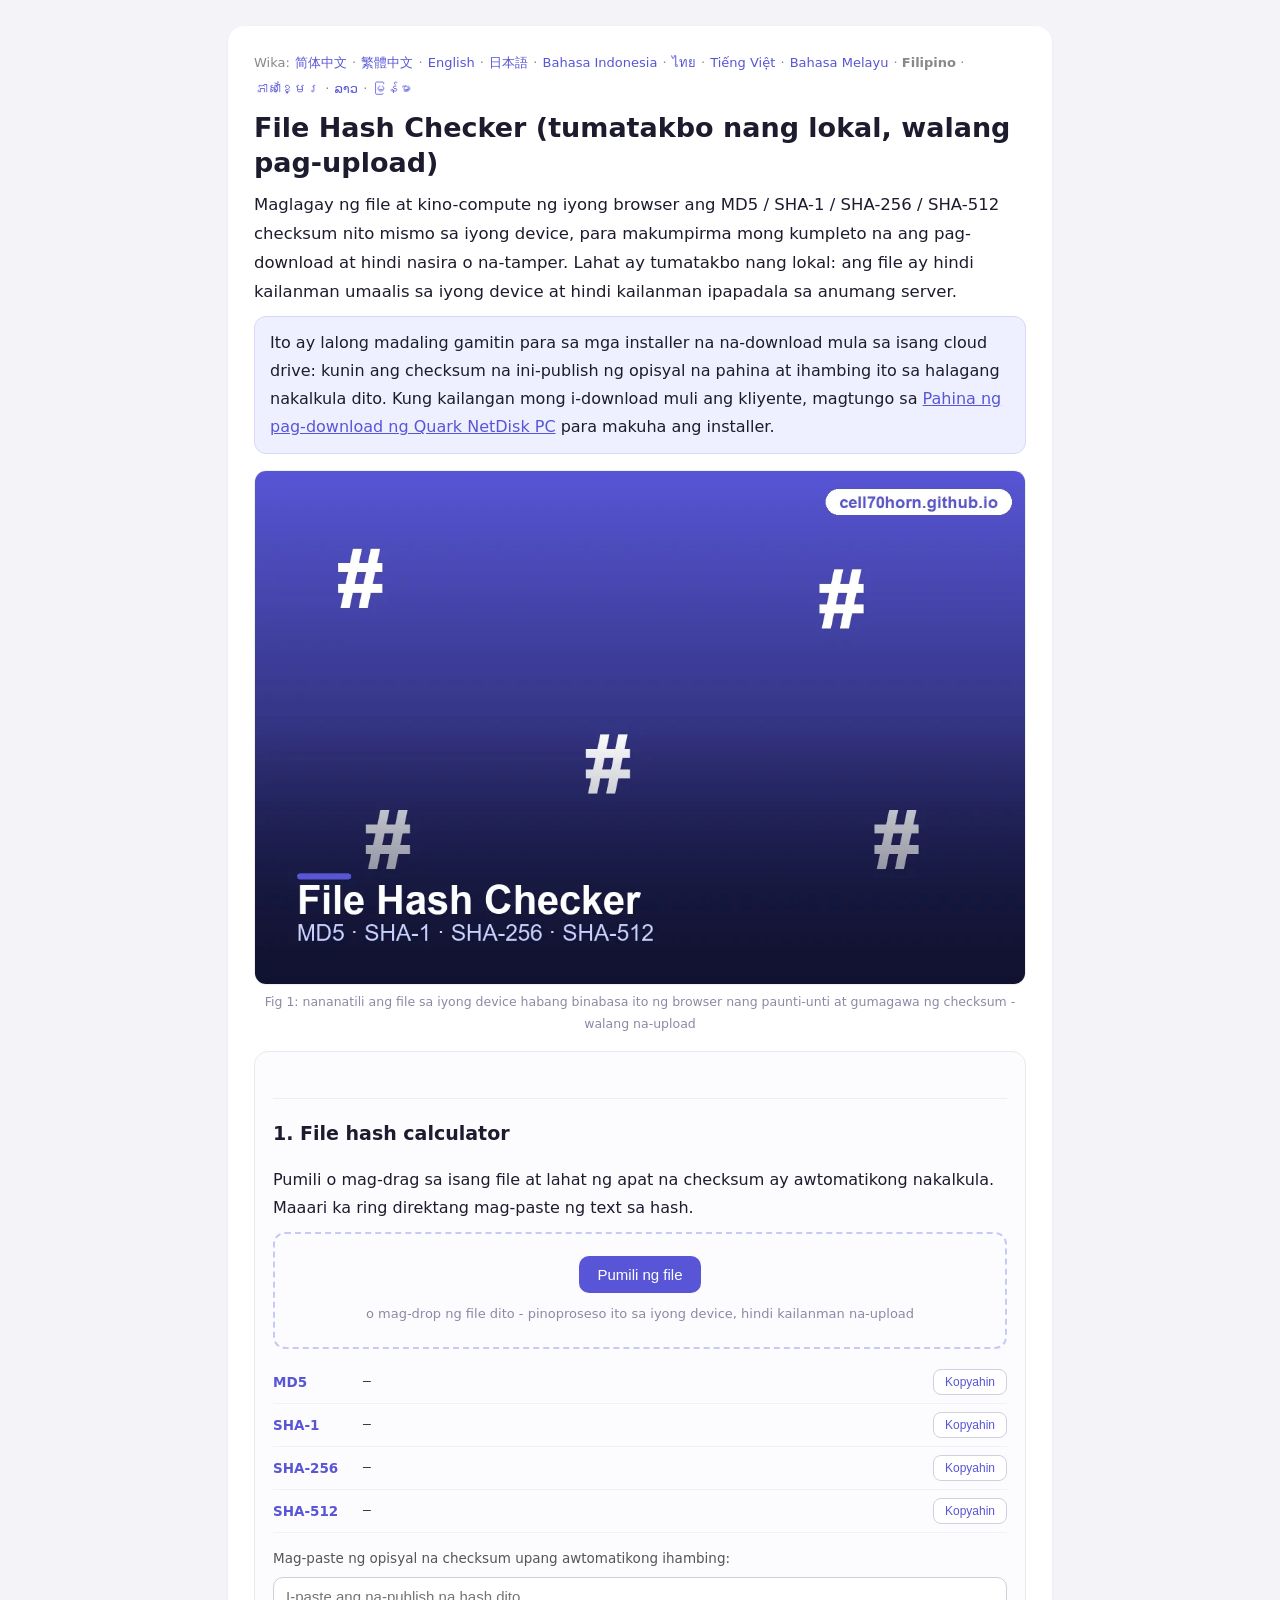
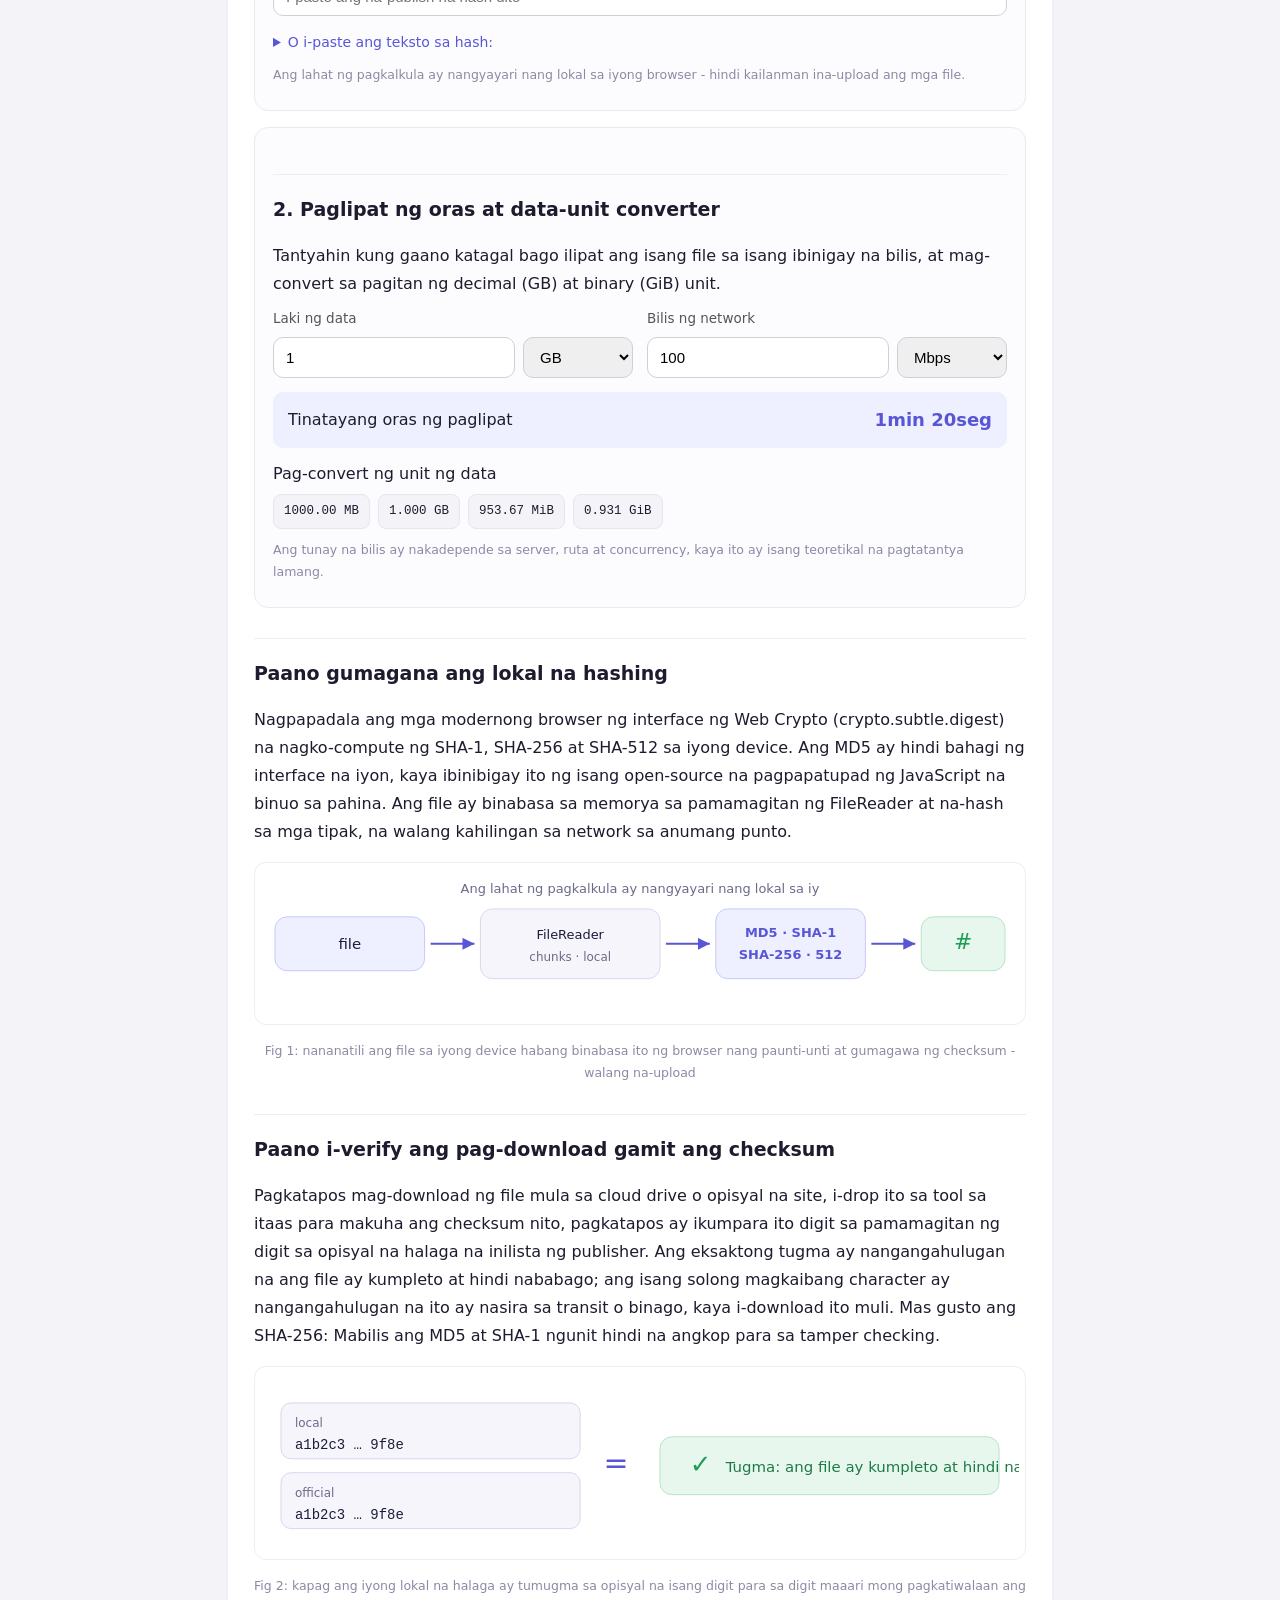
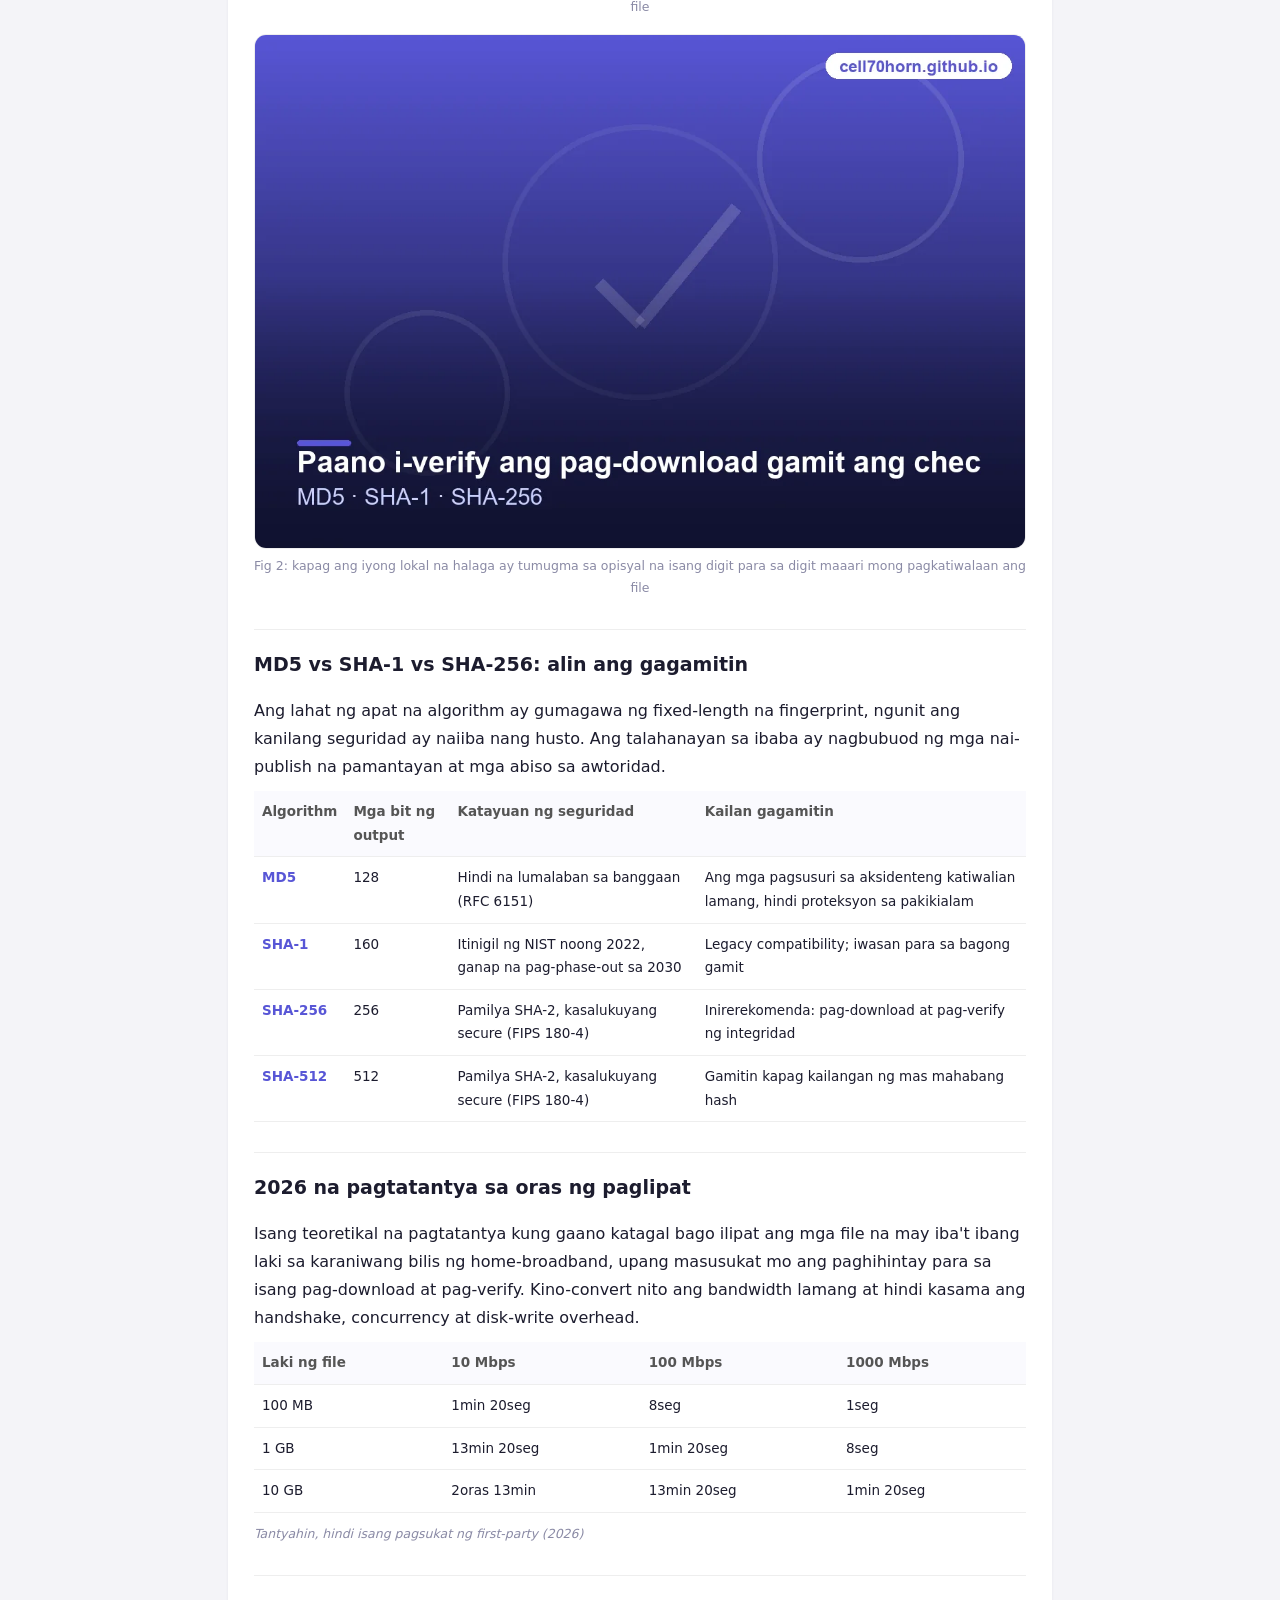
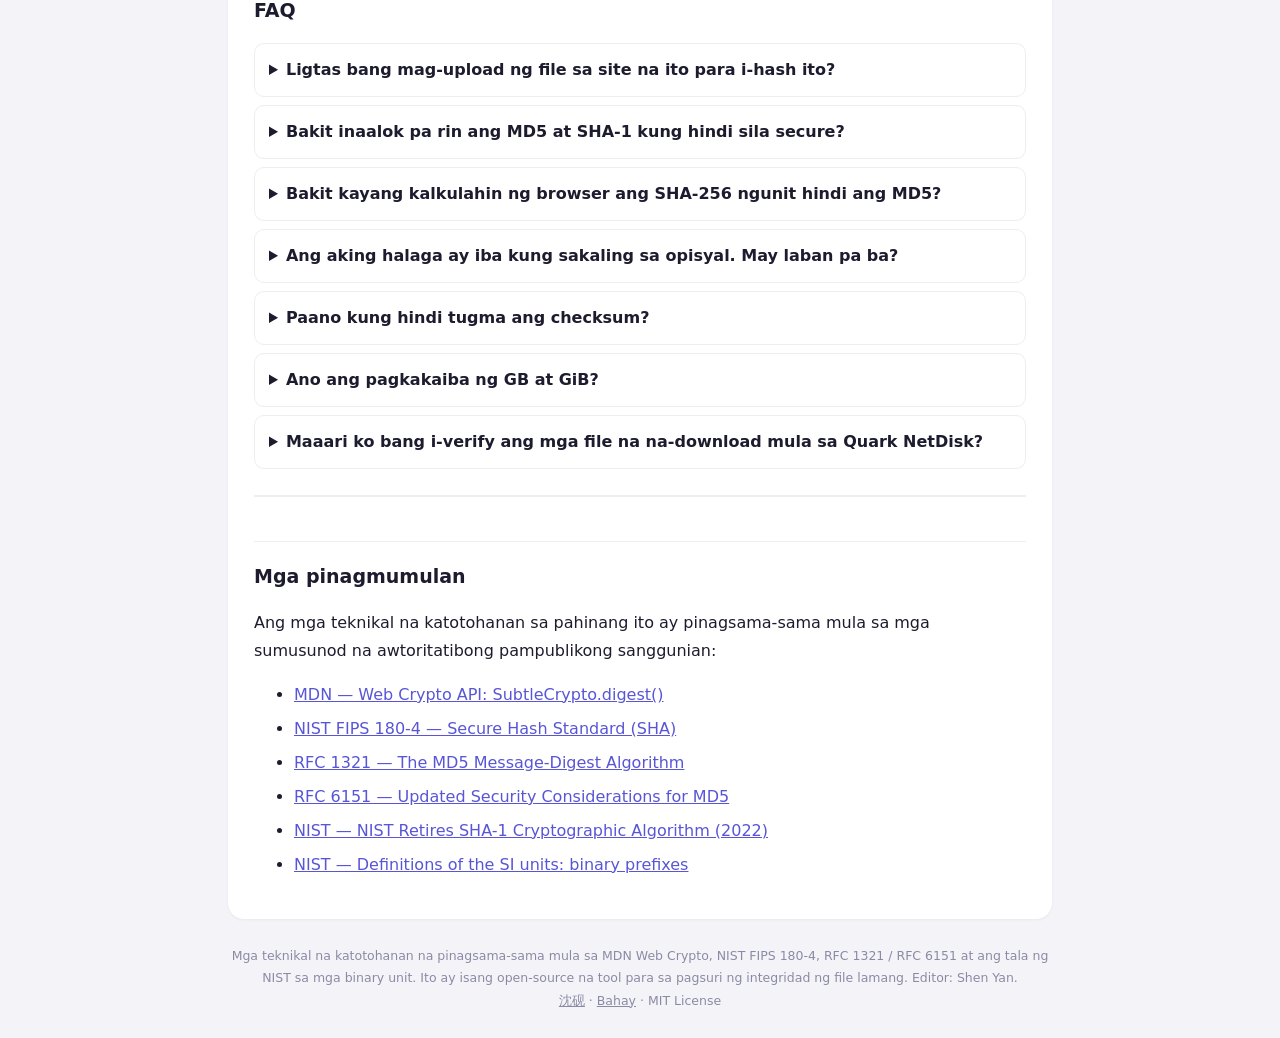
<file: fil/index.html>
<!DOCTYPE html><html lang="fil"><head><meta charset="utf-8">
<meta name="viewport" content="width=device-width,initial-scale=1">
<title>File Hash Checker - MD5/SHA-1/SHA-256 sa iyong browser, walang upload</title>
<meta name="description" content="Kalkulahin ang MD5, SHA-1, SHA-256 at SHA-512 checksum ng file nang lokal sa iyong browser. Ang mga file ay hindi kailanman ina-upload; lahat ay tumatakbo sa panig ng kliyente. May kasamang transfer-time at data-unit converter para i-verify ang mga download mula sa Quark NetDisk at iba pang cloud.">
<meta name="author" content="沈砚">
<link rel="canonical" href="https://cell70horn.github.io/fil/">
<link rel="alternate" hreflang="zh-Hans" href="https://cell70horn.github.io/">
<link rel="alternate" hreflang="zh-Hant" href="https://cell70horn.github.io/zh-tw/">
<link rel="alternate" hreflang="en" href="https://cell70horn.github.io/en/">
<link rel="alternate" hreflang="ja" href="https://cell70horn.github.io/ja/">
<link rel="alternate" hreflang="id" href="https://cell70horn.github.io/id/">
<link rel="alternate" hreflang="th" href="https://cell70horn.github.io/th/">
<link rel="alternate" hreflang="vi" href="https://cell70horn.github.io/vi/">
<link rel="alternate" hreflang="ms" href="https://cell70horn.github.io/ms/">
<link rel="alternate" hreflang="fil" href="https://cell70horn.github.io/fil/">
<link rel="alternate" hreflang="km" href="https://cell70horn.github.io/km/">
<link rel="alternate" hreflang="lo" href="https://cell70horn.github.io/lo/">
<link rel="alternate" hreflang="my" href="https://cell70horn.github.io/my/">
<link rel="alternate" hreflang="x-default" href="https://cell70horn.github.io/">
<link rel="stylesheet" href="/style.css">
<script type="application/ld+json">
{
 "@context": "https://schema.org",
 "@graph": [
  {
   "@type": "WebApplication",
   "name": "File Hash Checker - MD5/SHA-1/SHA-256 sa iyong browser, walang upload",
   "url": "https://cell70horn.github.io/fil/",
   "applicationCategory": "UtilitiesApplication",
   "operatingSystem": "Web browser",
   "browserRequirements": "Requires JavaScript",
   "inLanguage": "fil",
   "description": "Kalkulahin ang MD5, SHA-1, SHA-256 at SHA-512 checksum ng file nang lokal sa iyong browser. Ang mga file ay hindi kailanman ina-upload; lahat ay tumatakbo sa panig ng kliyente. May kasamang transfer-time at data-unit converter para i-verify ang mga download mula sa Quark NetDisk at iba pang cloud.",
   "isAccessibleForFree": true,
   "creator": {
    "@type": "Person",
    "name": "沈砚",
    "url": "https://cell70horn.github.io/about-shenyan/"
   },
   "offers": {
    "@type": "Offer",
    "price": "0",
    "priceCurrency": "USD"
   }
  },
  {
   "@type": "FAQPage",
   "inLanguage": "fil",
   "url": "https://cell70horn.github.io/fil/",
   "mainEntity": [
    {
     "@type": "Question",
     "name": "Ligtas bang mag-upload ng file sa site na ito para i-hash ito?",
     "acceptedAnswer": {
      "@type": "Answer",
      "text": "Walang ina-upload ang tool. Ang lahat ng pagkalkula ay lokal na tumatakbo sa iyong browser gamit ang Web Crypto at isang built-in na script, ang file ay hindi kailanman umaalis sa iyong device, at kahit na ito ay gumagana offline."
     }
    },
    {
     "@type": "Question",
     "name": "Bakit inaalok pa rin ang MD5 at SHA-1 kung hindi sila secure?",
     "acceptedAnswer": {
      "@type": "Answer",
      "text": "Ang mga ito ay mabilis at maayos para sa paghuli ng hindi sinasadyang katiwalian, ngunit ang mga banggaan ay maaaring sadyang gawin, kaya hindi dapat gamitin ang mga ito para sa tamper checking. Gamitin ang SHA-256 kapag mahalaga ang seguridad."
     }
    },
    {
     "@type": "Question",
     "name": "Bakit kayang kalkulahin ng browser ang SHA-256 ngunit hindi ang MD5?",
     "acceptedAnswer": {
      "@type": "Answer",
      "text": "Ang browser na Web Crypto interface ay nagpapadala lamang ng SHA-1/256/384/512, hindi MD5. Ang MD5 sa page na ito ay nagmula sa isang open-source na pagpapatupad ng JavaScript na lokal din na tumatakbo."
     }
    },
    {
     "@type": "Question",
     "name": "Ang aking halaga ay iba kung sakaling sa opisyal. May laban pa ba?",
     "acceptedAnswer": {
      "@type": "Answer",
      "text": "Ang mga hash ay case-insensitive at ang hex na content lang ang mahalaga. Kapag naghahambing, binabalewala ng tool ang case at space, kaya ang magkaparehong pagkakasunud-sunod ng character ay binibilang bilang isang tugma."
     }
    },
    {
     "@type": "Question",
     "name": "Paano kung hindi tugma ang checksum?",
     "acceptedAnswer": {
      "@type": "Answer",
      "text": "Nangangahulugan ito na ang file ay nasira sa panahon ng pag-download o binago. Tanggalin ito at i-download muli, mas mabuti mula sa opisyal na pinagmulan, pagkatapos ay i-verify muli."
     }
    },
    {
     "@type": "Question",
     "name": "Ano ang pagkakaiba ng GB at GiB?",
     "acceptedAnswer": {
      "@type": "Answer",
      "text": "Ang GB ay decimal (base 1000) at ang GiB ay binary (base 1024, ang IEC standard). Ang 1 GiB ay humigit-kumulang 1.074 GB, na isang dahilan kung bakit naiiba ang na-advertise na kapasidad sa ipinapakita ng system."
     }
    },
    {
     "@type": "Question",
     "name": "Maaari ko bang i-verify ang mga file na na-download mula sa Quark NetDisk?",
     "acceptedAnswer": {
      "@type": "Answer",
      "text": "Oo. Pagkatapos mag-download mula sa Quark NetDisk, i-drop ang file sa tool na ito para makuha ang SHA-256 nito at ikumpara ito sa checksum na ibinibigay ng publisher para kumpirmahin na kumpleto at mapagkakatiwalaan ang pag-download."
     }
    }
   ]
  }
 ]
}
</script>
</head>
<body><div class="wrap"><main>
<nav class="lang">Wika: <a href="/">简体中文</a> · <a href="/zh-tw/">繁體中文</a> · <a href="/en/">English</a> · <a href="/ja/">日本語</a> · <a href="/id/">Bahasa Indonesia</a> · <a href="/th/">ไทย</a> · <a href="/vi/">Tiếng Việt</a> · <a href="/ms/">Bahasa Melayu</a> · <strong>Filipino</strong> · <a href="/km/">ភាសាខ្មែរ</a> · <a href="/lo/">ລາວ</a> · <a href="/my/">မြန်မာ</a></nav>
<h1>File Hash Checker (tumatakbo nang lokal, walang pag-upload)</h1>
<p class="lead">Maglagay ng file at kino-compute ng iyong browser ang MD5 / SHA-1 / SHA-256 / SHA-512 checksum nito mismo sa iyong device, para makumpirma mong kumpleto na ang pag-download at hindi nasira o na-tamper. Lahat ay tumatakbo nang lokal: ang file ay hindi kailanman umaalis sa iyong device at hindi kailanman ipapadala sa anumang server.</p>
<p class="cta">Ito ay lalong madaling gamitin para sa mga installer na na-download mula sa isang cloud drive: kunin ang checksum na ini-publish ng opisyal na pahina at ihambing ito sa halagang nakalkula dito. Kung kailangan mong i-download muli ang kliyente, magtungo sa <a href="https://quarknetdisk.com/download/">Pahina ng pag-download ng Quark NetDisk PC</a> para makuha ang installer.</p>
<figure class="i4png"><picture><source type="image/webp" srcset="/img/cover_fil.webp"><img src="/img/cover_fil.png" alt="Diagram ng isang browser na kino-compute ang isang file hash nang lokal nang hindi ina-upload" fetchpriority="high" width="1120" height="746" style="width:100%;height:auto;border-radius:12px;border:1px solid #eee"></picture><figcaption>Fig 1: nananatili ang file sa iyong device habang binabasa ito ng browser nang paunti-unti at gumagawa ng checksum - walang na-upload</figcaption></figure>
<section class="tool" id="hash"><h2>1. File hash calculator</h2><p>Pumili o mag-drag sa isang file at lahat ng apat na checksum ay awtomatikong nakalkula. Maaari ka ring direktang mag-paste ng text sa hash.</p><div id="drop" class="drop"><input type="file" id="file" hidden><button type="button" id="pick" class="btn">Pumili ng file</button><div class="dh">o mag-drop ng file dito - pinoproseso ito sa iyong device, hindi kailanman na-upload</div></div><div id="meta" class="meta" hidden><b id="fn"></b> · <span id="fs"></span></div><div class="hres"><div class="hrow"><span class="halg">MD5</span><code class="hval" id="h_md5">—</code><button class="cp" data-for="h_md5" type="button">Kopyahin</button></div><div class="hrow"><span class="halg">SHA-1</span><code class="hval" id="h_sha1">—</code><button class="cp" data-for="h_sha1" type="button">Kopyahin</button></div><div class="hrow"><span class="halg">SHA-256</span><code class="hval" id="h_sha256">—</code><button class="cp" data-for="h_sha256" type="button">Kopyahin</button></div><div class="hrow"><span class="halg">SHA-512</span><code class="hval" id="h_sha512">—</code><button class="cp" data-for="h_sha512" type="button">Kopyahin</button></div></div><div class="cmp"><label>Mag-paste ng opisyal na checksum upang awtomatikong ihambing:</label><input type="text" id="exp" placeholder="I-paste ang na-publish na hash dito" autocomplete="off" spellcheck="false"><div id="cmpr" class="cmpr"></div></div><details class="txt"><summary>O i-paste ang teksto sa hash:</summary><textarea id="txt" rows="3" placeholder="I-paste ang text na gusto mong i-hash dito"></textarea><button type="button" id="htxt" class="btn">Hash text</button></details><p class="note">Ang lahat ng pagkalkula ay nangyayari nang lokal sa iyong browser - hindi kailanman ina-upload ang mga file.</p></section><section class="tool" id="conv"><h2>2. Paglipat ng oras at data-unit converter</h2><p>Tantyahin kung gaano katagal bago ilipat ang isang file sa isang ibinigay na bilis, at mag-convert sa pagitan ng decimal (GB) at binary (GiB) unit.</p><div class="cv"><div class="cvg"><label>Laki ng data</label><div class="cvin"><input type="number" id="sz" value="1" min="0" step="any"><select id="szu"><option value="1e6">MB</option><option value="1e9" selected>GB</option><option value="1e12">TB</option><option value="1048576">MiB</option><option value="1073741824">GiB</option><option value="1099511627776">TiB</option></select></div></div><div class="cvg"><label>Bilis ng network</label><div class="cvin"><input type="number" id="sp" value="100" min="0" step="any"><select id="spu"><option value="mbps" selected>Mbps</option><option value="mbs">MB/s</option><option value="gbps">Gbps</option></select></div></div></div><div class="cvout"><span>Tinatayang oras ng paglipat</span><b id="ttime">—</b></div><div class="cvtab"><span>Pag-convert ng unit ng data</span><div id="units" class="units"></div></div><p class="note">Ang tunay na bilis ay nakadepende sa server, ruta at concurrency, kaya ito ay isang teoretikal na pagtatantya lamang.</p></section>
<h2>Paano gumagana ang lokal na hashing</h2><p>Nagpapadala ang mga modernong browser ng interface ng Web Crypto (crypto.subtle.digest) na nagko-compute ng SHA-1, SHA-256 at SHA-512 sa iyong device. Ang MD5 ay hindi bahagi ng interface na iyon, kaya ibinibigay ito ng isang open-source na pagpapatupad ng JavaScript na binuo sa pahina. Ang file ay binabasa sa memorya sa pamamagitan ng FileReader at na-hash sa mga tipak, na walang kahilingan sa network sa anumang punto.</p><figure class="dgm-f"><svg viewBox="0 0 760 150" xmlns="http://www.w3.org/2000/svg" role="img" aria-label="Diagram ng isang browser na kino-compute ang isang file hash nang lokal nang hindi ina-upload" class="dgm"><defs><marker id="ar" markerWidth="9" markerHeight="9" refX="6" refY="3" orient="auto"><path d="M0,0 L6,3 L0,6 Z" fill="#5856d6"/></marker></defs><rect x="14" y="48" width="150" height="54" rx="12" fill="#eef0ff" stroke="#c7c9f7"/><text x="89" y="80" text-anchor="middle" font-family="system-ui,Arial" font-size="15" fill="#1c1c3c">file</text><line x1="170" y1="75" x2="214" y2="75" stroke="#5856d6" stroke-width="2" marker-end="url(#ar)"/><rect x="220" y="40" width="180" height="70" rx="12" fill="#f5f5fb" stroke="#d7d8ee"/><text x="310" y="70" text-anchor="middle" font-family="system-ui,Arial" font-size="13" fill="#1c1c3c">FileReader</text><text x="310" y="92" text-anchor="middle" font-family="system-ui,Arial" font-size="12" fill="#6b6b8a">chunks · local</text><line x1="406" y1="75" x2="450" y2="75" stroke="#5856d6" stroke-width="2" marker-end="url(#ar)"/><rect x="456" y="40" width="150" height="70" rx="12" fill="#eef0ff" stroke="#c7c9f7"/><text x="531" y="68" text-anchor="middle" font-family="system-ui,Arial" font-size="13" fill="#5856d6" font-weight="700">MD5 · SHA-1</text><text x="531" y="90" text-anchor="middle" font-family="system-ui,Arial" font-size="13" fill="#5856d6" font-weight="700">SHA-256 · 512</text><line x1="612" y1="75" x2="656" y2="75" stroke="#5856d6" stroke-width="2" marker-end="url(#ar)"/><rect x="662" y="48" width="84" height="54" rx="12" fill="#e7f7ee" stroke="#b6e3c8"/><text x="704" y="80" text-anchor="middle" font-family="system-ui,Arial" font-size="22" fill="#1f9d57">#</text><text x="380" y="24" text-anchor="middle" font-family="system-ui,Arial" font-size="13" fill="#6b6b8a">Ang lahat ng pagkalkula ay nangyayari nang lokal sa iy</text></svg><figcaption>Fig 1: nananatili ang file sa iyong device habang binabasa ito ng browser nang paunti-unti at gumagawa ng checksum - walang na-upload</figcaption></figure>
<h2>Paano i-verify ang pag-download gamit ang checksum</h2><p>Pagkatapos mag-download ng file mula sa cloud drive o opisyal na site, i-drop ito sa tool sa itaas para makuha ang checksum nito, pagkatapos ay ikumpara ito digit sa pamamagitan ng digit sa opisyal na halaga na inilista ng publisher. Ang eksaktong tugma ay nangangahulugan na ang file ay kumpleto at hindi nababago; ang isang solong magkaibang character ay nangangahulugan na ito ay nasira sa transit o binago, kaya i-download ito muli. Mas gusto ang SHA-256: Mabilis ang MD5 at SHA-1 ngunit hindi na angkop para sa tamper checking.</p><figure class="dgm-f"><svg viewBox="0 0 760 180" xmlns="http://www.w3.org/2000/svg" role="img" aria-label="Flowchart na naghahambing ng locally computed hash sa opisyal na nai-publish na halaga" class="dgm"><rect x="20" y="30" width="300" height="56" rx="10" fill="#f5f5fb" stroke="#d7d8ee"/><text x="34" y="54" font-family="system-ui,Arial" font-size="12" fill="#6b6b8a">local</text><text x="34" y="76" font-family="ui-monospace,Consolas,monospace" font-size="14" fill="#1c1c3c">a1b2c3 … 9f8e</text><rect x="20" y="100" width="300" height="56" rx="10" fill="#f5f5fb" stroke="#d7d8ee"/><text x="34" y="124" font-family="system-ui,Arial" font-size="12" fill="#6b6b8a">official</text><text x="34" y="146" font-family="ui-monospace,Consolas,monospace" font-size="14" fill="#1c1c3c">a1b2c3 … 9f8e</text><text x="356" y="100" text-anchor="middle" font-family="system-ui,Arial" font-size="30" fill="#5856d6">=</text><rect x="400" y="64" width="340" height="58" rx="12" fill="#e7f7ee" stroke="#b6e3c8"/><text x="430" y="100" font-family="system-ui,Arial" font-size="26" fill="#1f9d57">✓</text><text x="466" y="99" font-family="system-ui,Arial" font-size="15" fill="#1f7a47">Tugma: ang file ay kumpleto at hindi nab</text></svg><figcaption>Fig 2: kapag ang iyong lokal na halaga ay tumugma sa opisyal na isang digit para sa digit maaari mong pagkatiwalaan ang file</figcaption></figure>
<figure class="i4png"><picture><source type="image/webp" srcset="/img/board_fil.webp"><img src="/img/board_fil.png" alt="Flowchart na naghahambing ng locally computed hash sa opisyal na nai-publish na halaga" loading="lazy" width="1120" height="746" style="width:100%;height:auto;border-radius:12px;border:1px solid #eee"></picture><figcaption>Fig 2: kapag ang iyong lokal na halaga ay tumugma sa opisyal na isang digit para sa digit maaari mong pagkatiwalaan ang file</figcaption></figure>
<h2>MD5 vs SHA-1 vs SHA-256: alin ang gagamitin</h2><p>Ang lahat ng apat na algorithm ay gumagawa ng fixed-length na fingerprint, ngunit ang kanilang seguridad ay naiiba nang husto. Ang talahanayan sa ibaba ay nagbubuod ng mga nai-publish na pamantayan at mga abiso sa awtoridad.</p><table class="cmp-t"><thead><tr><th>Algorithm</th><th>Mga bit ng output</th><th>Katayuan ng seguridad</th><th>Kailan gagamitin</th></tr></thead><tbody><tr><td class="halg">MD5</td><td>128</td><td>Hindi na lumalaban sa banggaan (RFC 6151)</td><td>Ang mga pagsusuri sa aksidenteng katiwalian lamang, hindi proteksyon sa pakikialam</td></tr><tr><td class="halg">SHA-1</td><td>160</td><td>Itinigil ng NIST noong 2022, ganap na pag-phase-out sa 2030</td><td>Legacy compatibility; iwasan para sa bagong gamit</td></tr><tr><td class="halg">SHA-256</td><td>256</td><td>Pamilya SHA-2, kasalukuyang secure (FIPS 180-4)</td><td>Inirerekomenda: pag-download at pag-verify ng integridad</td></tr><tr><td class="halg">SHA-512</td><td>512</td><td>Pamilya SHA-2, kasalukuyang secure (FIPS 180-4)</td><td>Gamitin kapag kailangan ng mas mahabang hash</td></tr></tbody></table>
<section id="i4data" class="data"><h2>2026 na pagtatantya sa oras ng paglipat</h2><p>Isang teoretikal na pagtatantya kung gaano katagal bago ilipat ang mga file na may iba't ibang laki sa karaniwang bilis ng home-broadband, upang masusukat mo ang paghihintay para sa isang pag-download at pag-verify. Kino-convert nito ang bandwidth lamang at hindi kasama ang handshake, concurrency at disk-write overhead.</p><table class="cmp-t"><thead><tr><th>Laki ng file</th><th>10 Mbps</th><th>100 Mbps</th><th>1000 Mbps</th></tr></thead><tbody><tr><td>100 MB</td><td>1min 20seg</td><td>8seg</td><td>1seg</td></tr><tr><td>1 GB</td><td>13min 20seg</td><td>1min 20seg</td><td>8seg</td></tr><tr><td>10 GB</td><td>2oras 13min</td><td>13min 20seg</td><td>1min 20seg</td></tr></tbody></table><p class="note est">Tantyahin, hindi isang pagsukat ng first-party (2026)</p></section>
<section class="faqs"><h2>FAQ</h2><details class="faq"><summary>Ligtas bang mag-upload ng file sa site na ito para i-hash ito?</summary><div>Walang ina-upload ang tool. Ang lahat ng pagkalkula ay lokal na tumatakbo sa iyong browser gamit ang Web Crypto at isang built-in na script, ang file ay hindi kailanman umaalis sa iyong device, at kahit na ito ay gumagana offline.</div></details><details class="faq"><summary>Bakit inaalok pa rin ang MD5 at SHA-1 kung hindi sila secure?</summary><div>Ang mga ito ay mabilis at maayos para sa paghuli ng hindi sinasadyang katiwalian, ngunit ang mga banggaan ay maaaring sadyang gawin, kaya hindi dapat gamitin ang mga ito para sa tamper checking. Gamitin ang SHA-256 kapag mahalaga ang seguridad.</div></details><details class="faq"><summary>Bakit kayang kalkulahin ng browser ang SHA-256 ngunit hindi ang MD5?</summary><div>Ang browser na Web Crypto interface ay nagpapadala lamang ng SHA-1/256/384/512, hindi MD5. Ang MD5 sa page na ito ay nagmula sa isang open-source na pagpapatupad ng JavaScript na lokal din na tumatakbo.</div></details><details class="faq"><summary>Ang aking halaga ay iba kung sakaling sa opisyal. May laban pa ba?</summary><div>Ang mga hash ay case-insensitive at ang hex na content lang ang mahalaga. Kapag naghahambing, binabalewala ng tool ang case at space, kaya ang magkaparehong pagkakasunud-sunod ng character ay binibilang bilang isang tugma.</div></details><details class="faq"><summary>Paano kung hindi tugma ang checksum?</summary><div>Nangangahulugan ito na ang file ay nasira sa panahon ng pag-download o binago. Tanggalin ito at i-download muli, mas mabuti mula sa opisyal na pinagmulan, pagkatapos ay i-verify muli.</div></details><details class="faq"><summary>Ano ang pagkakaiba ng GB at GiB?</summary><div>Ang GB ay decimal (base 1000) at ang GiB ay binary (base 1024, ang IEC standard). Ang 1 GiB ay humigit-kumulang 1.074 GB, na isang dahilan kung bakit naiiba ang na-advertise na kapasidad sa ipinapakita ng system.</div></details><details class="faq"><summary>Maaari ko bang i-verify ang mga file na na-download mula sa Quark NetDisk?</summary><div>Oo. Pagkatapos mag-download mula sa Quark NetDisk, i-drop ang file sa tool na ito para makuha ang SHA-256 nito at ikumpara ito sa checksum na ibinibigay ng publisher para kumpirmahin na kumpleto at mapagkakatiwalaan ang pag-download.</div></details></section>
<section class="related"><h2>Mga pinagmumulan</h2><p>Ang mga teknikal na katotohanan sa pahinang ito ay pinagsama-sama mula sa mga sumusunod na awtoritatibong pampublikong sanggunian:</p><ul><li><a href="https://developer.mozilla.org/en-US/docs/Web/API/SubtleCrypto/digest" rel="nofollow" target="_blank">MDN — Web Crypto API: SubtleCrypto.digest()</a></li><li><a href="https://nvlpubs.nist.gov/nistpubs/FIPS/NIST.FIPS.180-4.pdf" rel="nofollow" target="_blank">NIST FIPS 180-4 — Secure Hash Standard (SHA)</a></li><li><a href="https://www.rfc-editor.org/rfc/rfc1321" rel="nofollow" target="_blank">RFC 1321 — The MD5 Message-Digest Algorithm</a></li><li><a href="https://www.rfc-editor.org/rfc/rfc6151" rel="nofollow" target="_blank">RFC 6151 — Updated Security Considerations for MD5</a></li><li><a href="https://www.nist.gov/news-events/news/2022/12/nist-retires-sha-1-cryptographic-algorithm" rel="nofollow" target="_blank">NIST — NIST Retires SHA-1 Cryptographic Algorithm (2022)</a></li><li><a href="https://physics.nist.gov/cuu/Units/binary.html" rel="nofollow" target="_blank">NIST — Definitions of the SI units: binary prefixes</a></li></ul></section>
</main>
<footer>Mga teknikal na katotohanan na pinagsama-sama mula sa MDN Web Crypto, NIST FIPS 180-4, RFC 1321 / RFC 6151 at ang tala ng NIST sa mga binary unit. Ito ay isang open-source na tool para sa pagsuri ng integridad ng file lamang. Editor: Shen Yan.<br><a href="/about-shenyan/" rel="author">沈砚</a> · <a href="/">Bahay</a> · MIT License</footer>
</div>
<script>window.QL={"computing": "Lokal na nagko-compute...", "copied": "Kinopya", "copy": "Kopyahin", "match": "Tugma: ang file ay kumpleto at hindi nababago", "nomatch": "Walang tugma: maaaring masira o mabago ang file, i-download itong muli", "file": "file", "size": "Sukat", "d": "araw", "h": "oras", "m": "min", "s": "seg"};</script><script src="/app.js"></script></body></html>
</file>
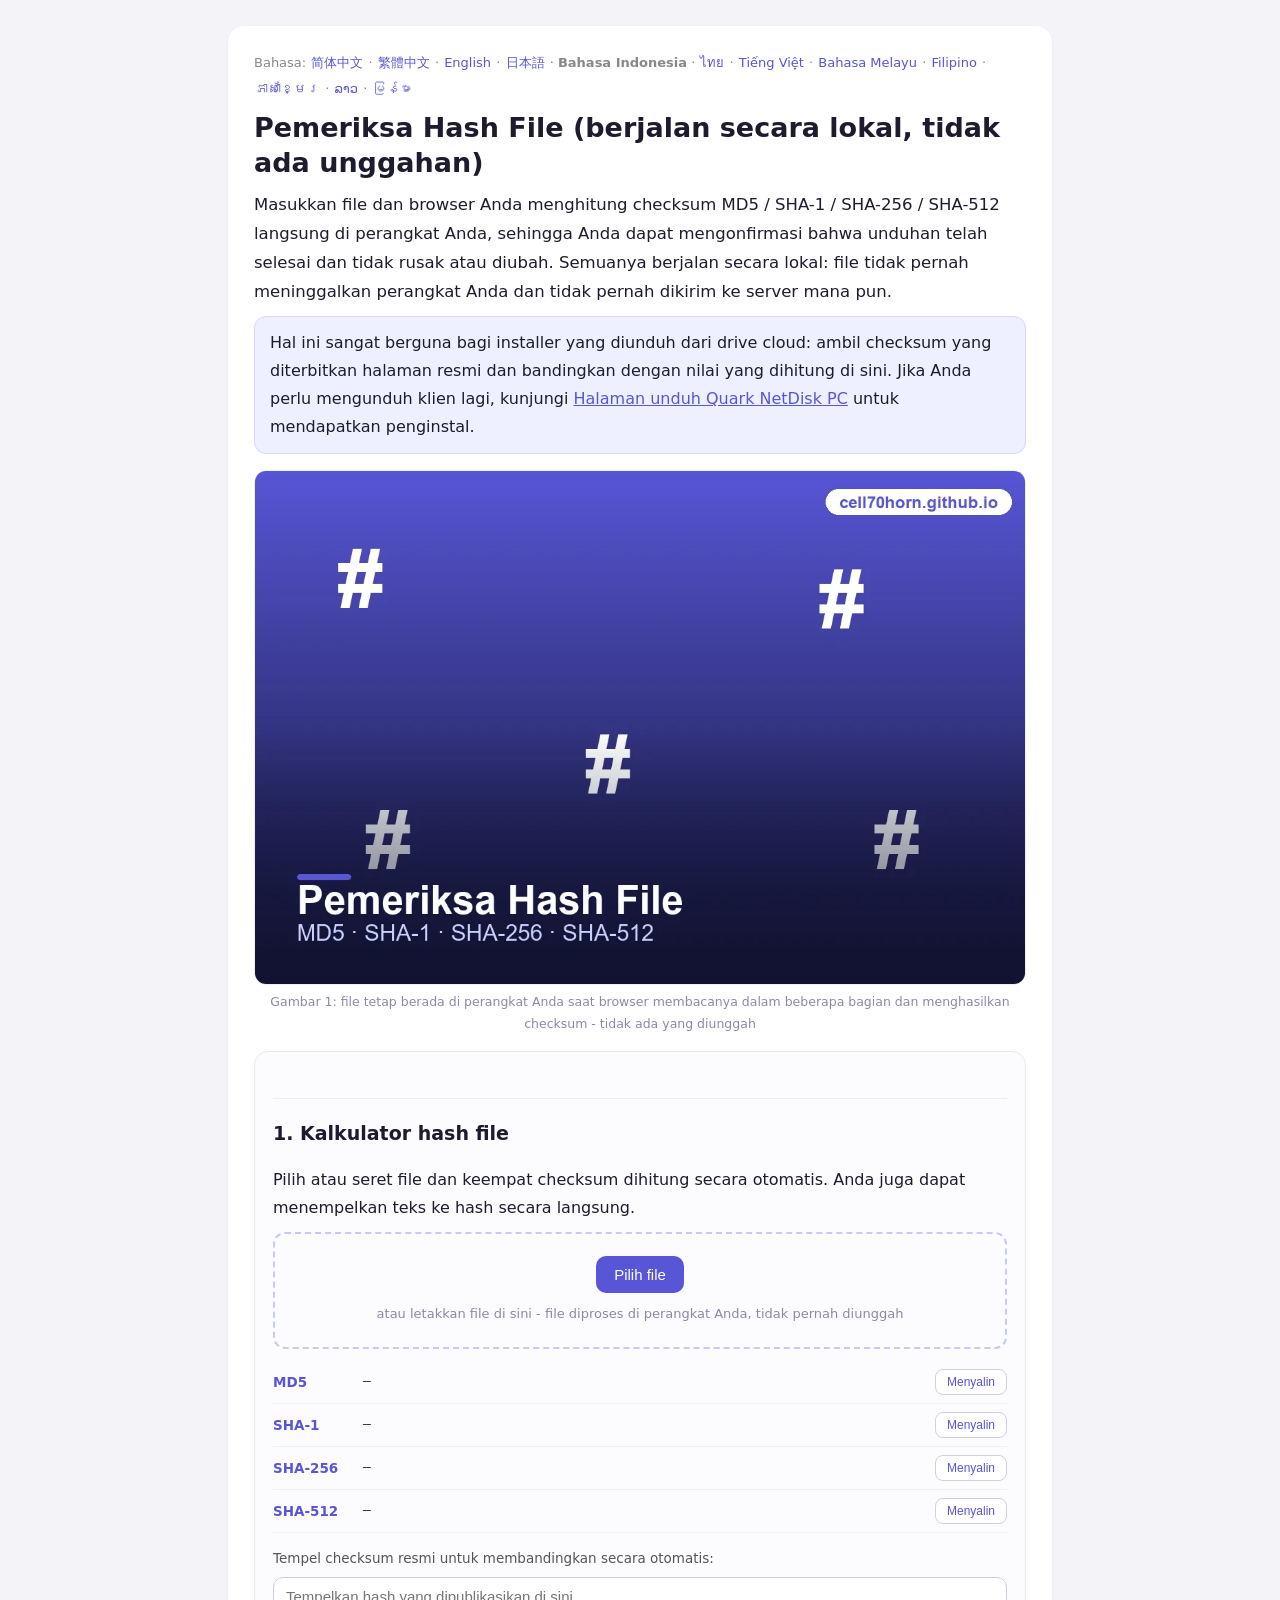
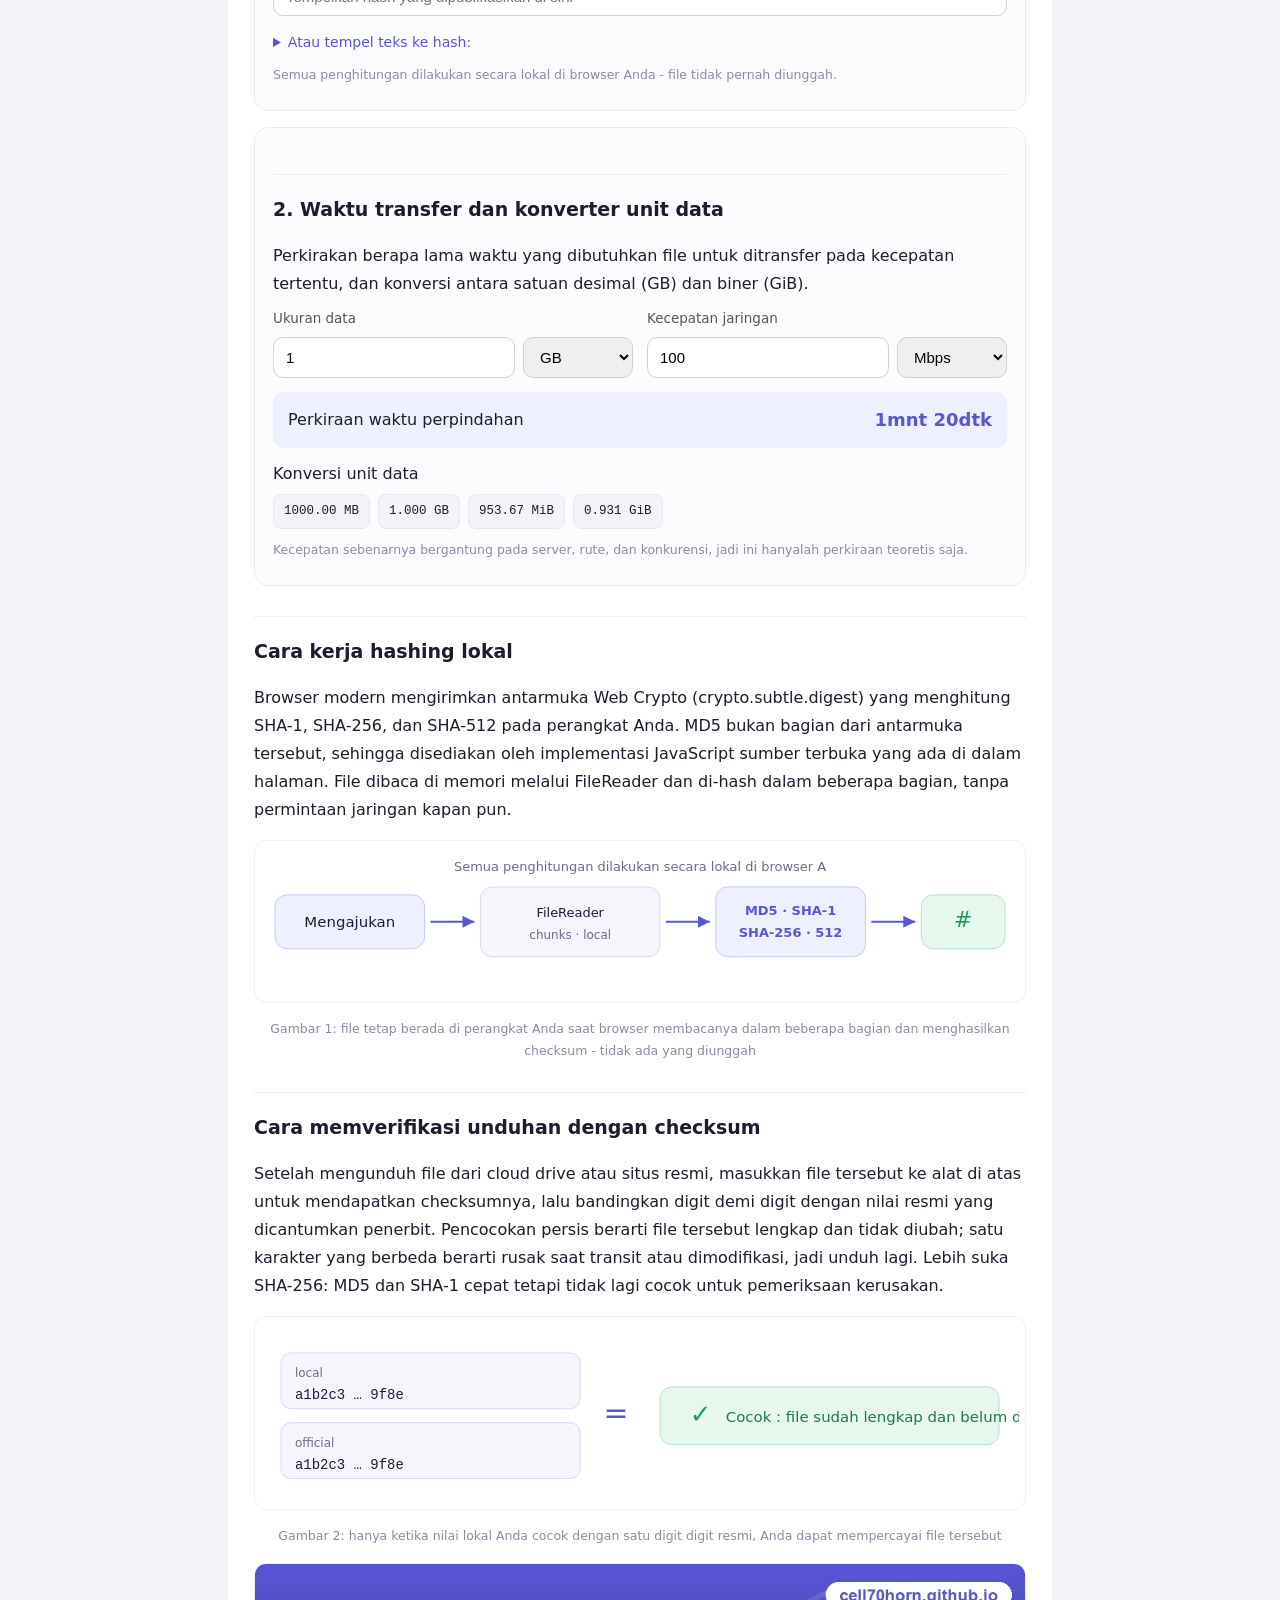
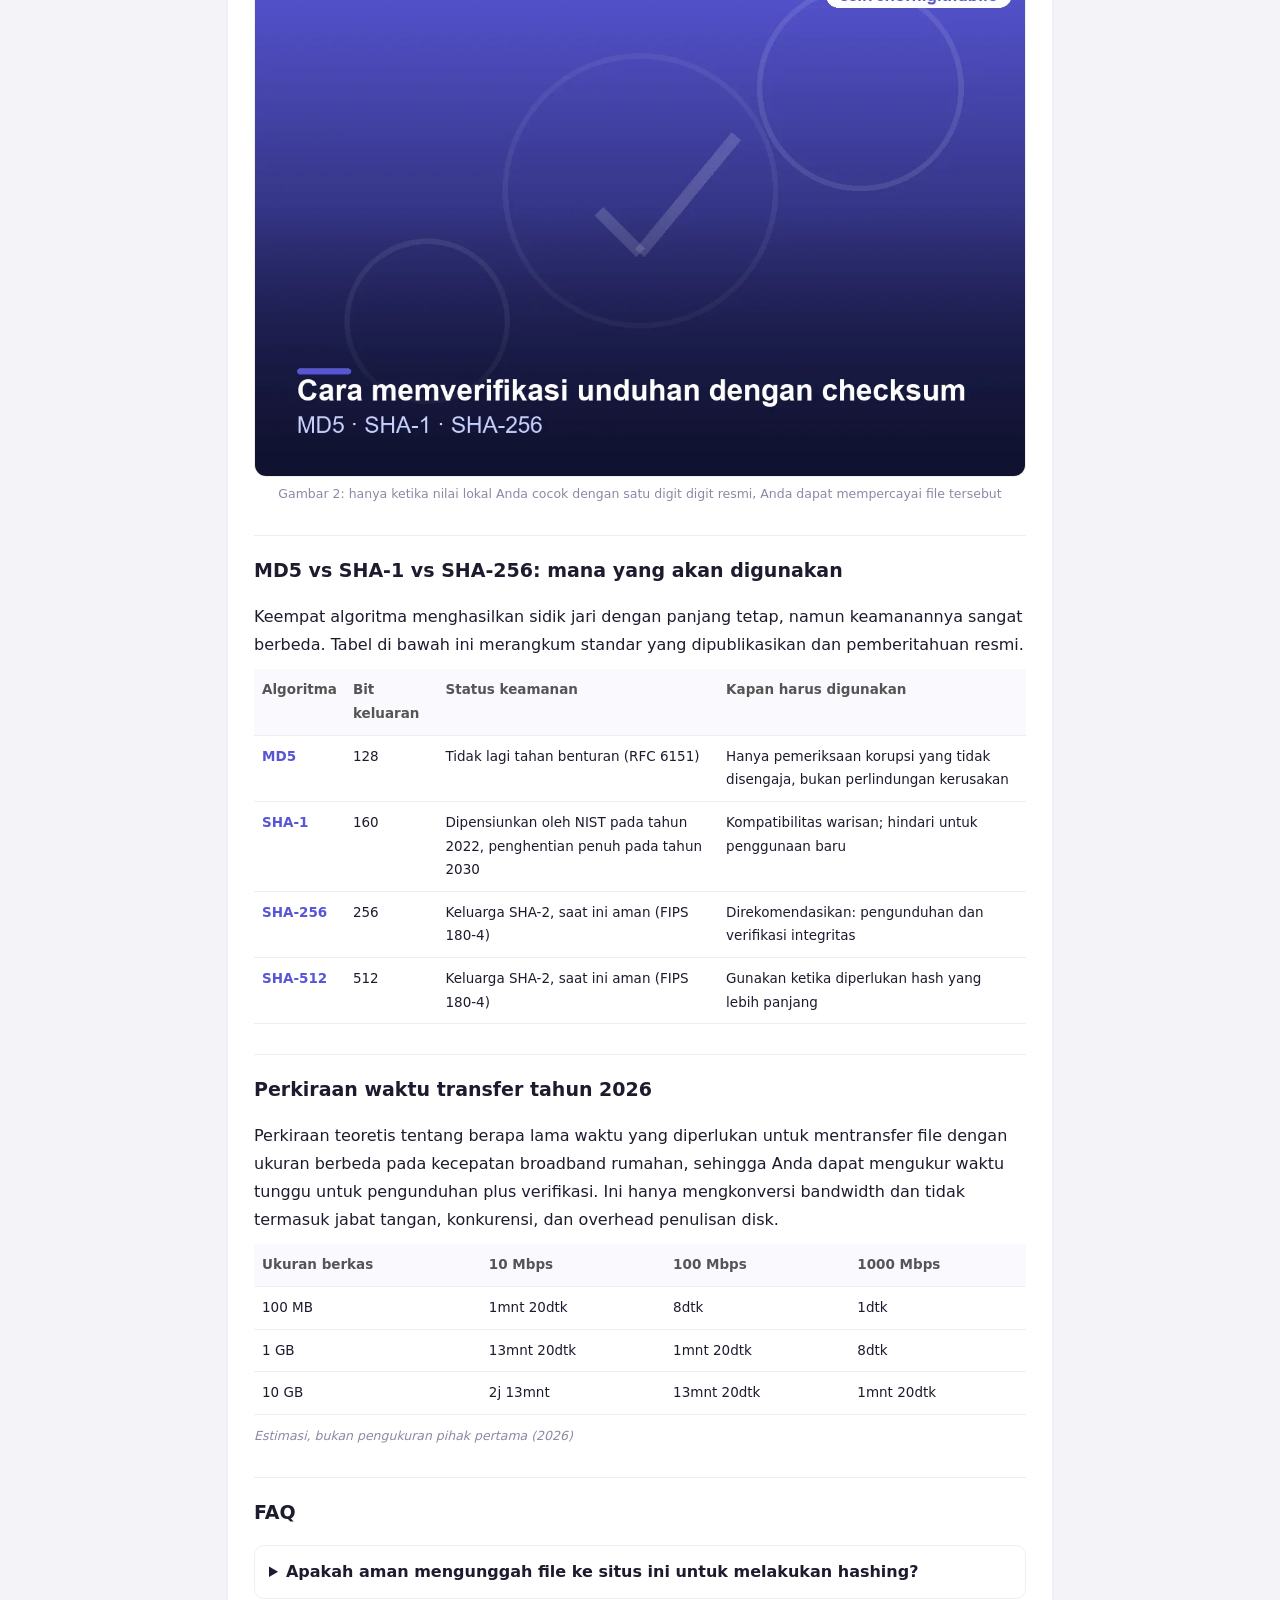
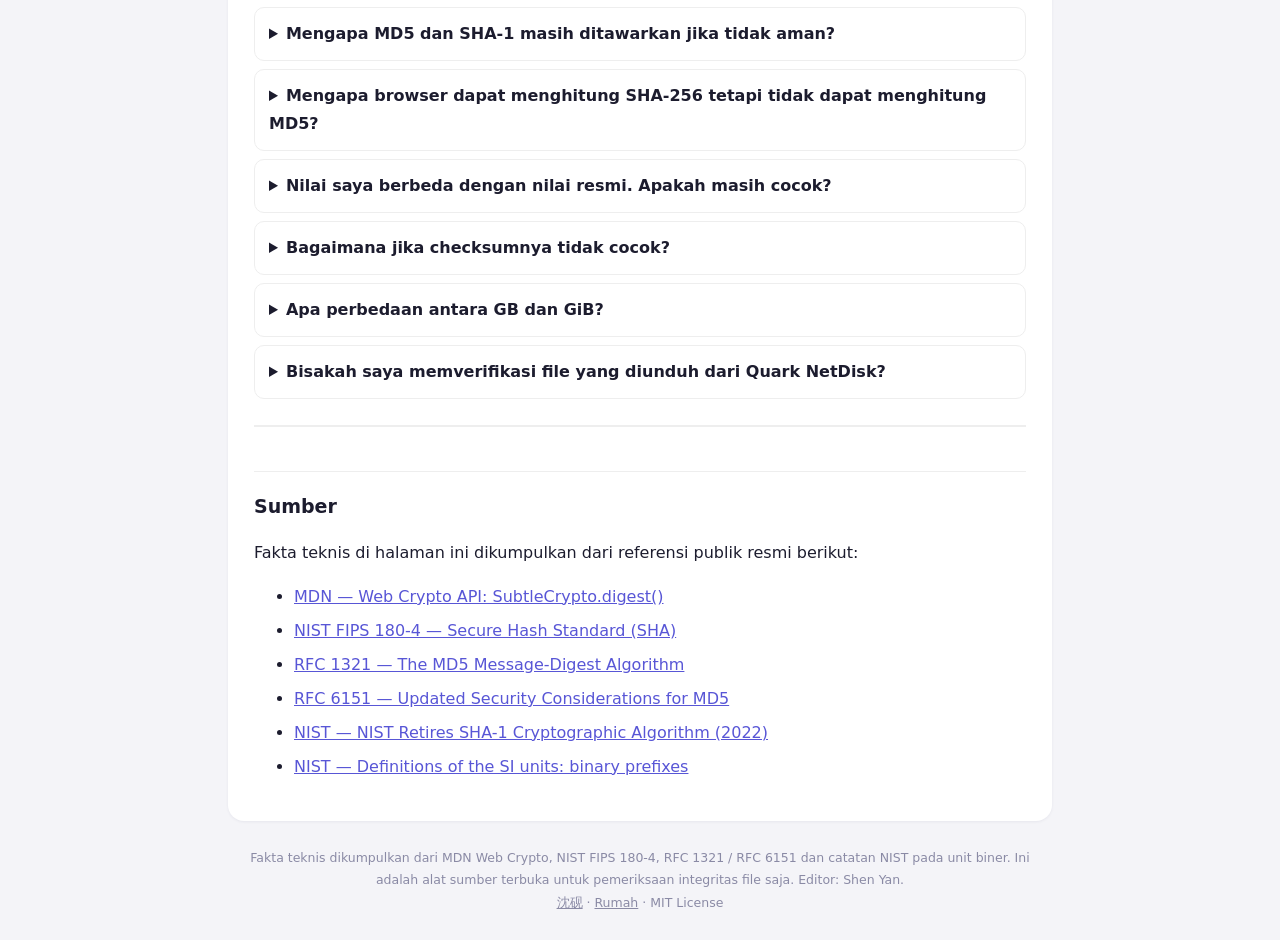
<file: id/index.html>
<!DOCTYPE html><html lang="id"><head><meta charset="utf-8">
<meta name="viewport" content="width=device-width,initial-scale=1">
<title>Pemeriksa Hash File - MD5/SHA-1/SHA-256 di browser Anda, tanpa unggahan</title>
<meta name="description" content="Hitung checksum file MD5, SHA-1, SHA-256 dan SHA-512 secara lokal di browser Anda. File tidak pernah diunggah; semuanya berjalan di sisi klien. Termasuk konverter waktu transfer dan unit data untuk memverifikasi unduhan dari Quark NetDisk dan cloud lainnya.">
<meta name="author" content="沈砚">
<link rel="canonical" href="https://cell70horn.github.io/id/">
<link rel="alternate" hreflang="zh-Hans" href="https://cell70horn.github.io/">
<link rel="alternate" hreflang="zh-Hant" href="https://cell70horn.github.io/zh-tw/">
<link rel="alternate" hreflang="en" href="https://cell70horn.github.io/en/">
<link rel="alternate" hreflang="ja" href="https://cell70horn.github.io/ja/">
<link rel="alternate" hreflang="id" href="https://cell70horn.github.io/id/">
<link rel="alternate" hreflang="th" href="https://cell70horn.github.io/th/">
<link rel="alternate" hreflang="vi" href="https://cell70horn.github.io/vi/">
<link rel="alternate" hreflang="ms" href="https://cell70horn.github.io/ms/">
<link rel="alternate" hreflang="fil" href="https://cell70horn.github.io/fil/">
<link rel="alternate" hreflang="km" href="https://cell70horn.github.io/km/">
<link rel="alternate" hreflang="lo" href="https://cell70horn.github.io/lo/">
<link rel="alternate" hreflang="my" href="https://cell70horn.github.io/my/">
<link rel="alternate" hreflang="x-default" href="https://cell70horn.github.io/">
<link rel="stylesheet" href="/style.css">
<script type="application/ld+json">
{
 "@context": "https://schema.org",
 "@graph": [
  {
   "@type": "WebApplication",
   "name": "Pemeriksa Hash File - MD5/SHA-1/SHA-256 di browser Anda, tanpa unggahan",
   "url": "https://cell70horn.github.io/id/",
   "applicationCategory": "UtilitiesApplication",
   "operatingSystem": "Web browser",
   "browserRequirements": "Requires JavaScript",
   "inLanguage": "id",
   "description": "Hitung checksum file MD5, SHA-1, SHA-256 dan SHA-512 secara lokal di browser Anda. File tidak pernah diunggah; semuanya berjalan di sisi klien. Termasuk konverter waktu transfer dan unit data untuk memverifikasi unduhan dari Quark NetDisk dan cloud lainnya.",
   "isAccessibleForFree": true,
   "creator": {
    "@type": "Person",
    "name": "沈砚",
    "url": "https://cell70horn.github.io/about-shenyan/"
   },
   "offers": {
    "@type": "Offer",
    "price": "0",
    "priceCurrency": "USD"
   }
  },
  {
   "@type": "FAQPage",
   "inLanguage": "id",
   "url": "https://cell70horn.github.io/id/",
   "mainEntity": [
    {
     "@type": "Question",
     "name": "Apakah aman mengunggah file ke situs ini untuk melakukan hashing?",
     "acceptedAnswer": {
      "@type": "Answer",
      "text": "Alat ini tidak mengunggah apa pun. Semua komputasi berjalan secara lokal di browser Anda menggunakan Web Crypto dan skrip bawaan, file tidak pernah meninggalkan perangkat Anda, dan bahkan bekerja secara offline."
     }
    },
    {
     "@type": "Question",
     "name": "Mengapa MD5 dan SHA-1 masih ditawarkan jika tidak aman?",
     "acceptedAnswer": {
      "@type": "Answer",
      "text": "Mereka cepat dan baik untuk menangkap korupsi yang tidak disengaja, namun tabrakan dapat dibuat dengan sengaja, sehingga tidak boleh digunakan untuk pemeriksaan kerusakan. Gunakan SHA-256 jika masalah keamanan penting."
     }
    },
    {
     "@type": "Question",
     "name": "Mengapa browser dapat menghitung SHA-256 tetapi tidak dapat menghitung MD5?",
     "acceptedAnswer": {
      "@type": "Answer",
      "text": "Antarmuka Web Crypto browser hanya mengirimkan SHA-1/256/384/512, bukan MD5. MD5 di halaman ini berasal dari implementasi JavaScript sumber terbuka yang juga berjalan secara lokal."
     }
    },
    {
     "@type": "Question",
     "name": "Nilai saya berbeda dengan nilai resmi. Apakah masih cocok?",
     "acceptedAnswer": {
      "@type": "Answer",
      "text": "Hash tidak membedakan huruf besar-kecil dan hanya konten hex yang penting. Saat membandingkan, alat ini mengabaikan huruf besar dan spasi, sehingga urutan karakter yang identik dihitung sebagai kecocokan."
     }
    },
    {
     "@type": "Question",
     "name": "Bagaimana jika checksumnya tidak cocok?",
     "acceptedAnswer": {
      "@type": "Answer",
      "text": "Artinya file tersebut rusak saat diunduh atau diubah. Hapus dan unduh lagi, sebaiknya dari sumber resmi, lalu verifikasi sekali lagi."
     }
    },
    {
     "@type": "Question",
     "name": "Apa perbedaan antara GB dan GiB?",
     "acceptedAnswer": {
      "@type": "Answer",
      "text": "GB adalah desimal (basis 1000) dan GiB adalah biner (basis 1024, standar IEC). 1 GiB sama dengan 1,074 GB, yang merupakan salah satu alasan mengapa kapasitas yang diiklankan berbeda dari yang ditampilkan sistem."
     }
    },
    {
     "@type": "Question",
     "name": "Bisakah saya memverifikasi file yang diunduh dari Quark NetDisk?",
     "acceptedAnswer": {
      "@type": "Answer",
      "text": "Ya. Setelah mengunduh dari Quark NetDisk, masukkan file ke alat ini untuk mendapatkan SHA-256-nya dan bandingkan dengan checksum yang disediakan penerbit untuk mengonfirmasi bahwa unduhan telah selesai dan dapat dipercaya."
     }
    }
   ]
  }
 ]
}
</script>
</head>
<body><div class="wrap"><main>
<nav class="lang">Bahasa: <a href="/">简体中文</a> · <a href="/zh-tw/">繁體中文</a> · <a href="/en/">English</a> · <a href="/ja/">日本語</a> · <strong>Bahasa Indonesia</strong> · <a href="/th/">ไทย</a> · <a href="/vi/">Tiếng Việt</a> · <a href="/ms/">Bahasa Melayu</a> · <a href="/fil/">Filipino</a> · <a href="/km/">ភាសាខ្មែរ</a> · <a href="/lo/">ລາວ</a> · <a href="/my/">မြန်မာ</a></nav>
<h1>Pemeriksa Hash File (berjalan secara lokal, tidak ada unggahan)</h1>
<p class="lead">Masukkan file dan browser Anda menghitung checksum MD5 / SHA-1 / SHA-256 / SHA-512 langsung di perangkat Anda, sehingga Anda dapat mengonfirmasi bahwa unduhan telah selesai dan tidak rusak atau diubah. Semuanya berjalan secara lokal: file tidak pernah meninggalkan perangkat Anda dan tidak pernah dikirim ke server mana pun.</p>
<p class="cta">Hal ini sangat berguna bagi installer yang diunduh dari drive cloud: ambil checksum yang diterbitkan halaman resmi dan bandingkan dengan nilai yang dihitung di sini. Jika Anda perlu mengunduh klien lagi, kunjungi <a href="https://quarknetdisk.com/download/">Halaman unduh Quark NetDisk PC</a> untuk mendapatkan penginstal.</p>
<figure class="i4png"><picture><source type="image/webp" srcset="/img/cover_id.webp"><img src="/img/cover_id.png" alt="Diagram browser menghitung hash file secara lokal tanpa mengunggah" fetchpriority="high" width="1120" height="746" style="width:100%;height:auto;border-radius:12px;border:1px solid #eee"></picture><figcaption>Gambar 1: file tetap berada di perangkat Anda saat browser membacanya dalam beberapa bagian dan menghasilkan checksum - tidak ada yang diunggah</figcaption></figure>
<section class="tool" id="hash"><h2>1. Kalkulator hash file</h2><p>Pilih atau seret file dan keempat checksum dihitung secara otomatis. Anda juga dapat menempelkan teks ke hash secara langsung.</p><div id="drop" class="drop"><input type="file" id="file" hidden><button type="button" id="pick" class="btn">Pilih file</button><div class="dh">atau letakkan file di sini - file diproses di perangkat Anda, tidak pernah diunggah</div></div><div id="meta" class="meta" hidden><b id="fn"></b> · <span id="fs"></span></div><div class="hres"><div class="hrow"><span class="halg">MD5</span><code class="hval" id="h_md5">—</code><button class="cp" data-for="h_md5" type="button">Menyalin</button></div><div class="hrow"><span class="halg">SHA-1</span><code class="hval" id="h_sha1">—</code><button class="cp" data-for="h_sha1" type="button">Menyalin</button></div><div class="hrow"><span class="halg">SHA-256</span><code class="hval" id="h_sha256">—</code><button class="cp" data-for="h_sha256" type="button">Menyalin</button></div><div class="hrow"><span class="halg">SHA-512</span><code class="hval" id="h_sha512">—</code><button class="cp" data-for="h_sha512" type="button">Menyalin</button></div></div><div class="cmp"><label>Tempel checksum resmi untuk membandingkan secara otomatis:</label><input type="text" id="exp" placeholder="Tempelkan hash yang dipublikasikan di sini" autocomplete="off" spellcheck="false"><div id="cmpr" class="cmpr"></div></div><details class="txt"><summary>Atau tempel teks ke hash:</summary><textarea id="txt" rows="3" placeholder="Tempelkan teks yang ingin Anda hash di sini"></textarea><button type="button" id="htxt" class="btn">Teks hash</button></details><p class="note">Semua penghitungan dilakukan secara lokal di browser Anda - file tidak pernah diunggah.</p></section><section class="tool" id="conv"><h2>2. Waktu transfer dan konverter unit data</h2><p>Perkirakan berapa lama waktu yang dibutuhkan file untuk ditransfer pada kecepatan tertentu, dan konversi antara satuan desimal (GB) dan biner (GiB).</p><div class="cv"><div class="cvg"><label>Ukuran data</label><div class="cvin"><input type="number" id="sz" value="1" min="0" step="any"><select id="szu"><option value="1e6">MB</option><option value="1e9" selected>GB</option><option value="1e12">TB</option><option value="1048576">MiB</option><option value="1073741824">GiB</option><option value="1099511627776">TiB</option></select></div></div><div class="cvg"><label>Kecepatan jaringan</label><div class="cvin"><input type="number" id="sp" value="100" min="0" step="any"><select id="spu"><option value="mbps" selected>Mbps</option><option value="mbs">MB/s</option><option value="gbps">Gbps</option></select></div></div></div><div class="cvout"><span>Perkiraan waktu perpindahan</span><b id="ttime">—</b></div><div class="cvtab"><span>Konversi unit data</span><div id="units" class="units"></div></div><p class="note">Kecepatan sebenarnya bergantung pada server, rute, dan konkurensi, jadi ini hanyalah perkiraan teoretis saja.</p></section>
<h2>Cara kerja hashing lokal</h2><p>Browser modern mengirimkan antarmuka Web Crypto (crypto.subtle.digest) yang menghitung SHA-1, SHA-256, dan SHA-512 pada perangkat Anda. MD5 bukan bagian dari antarmuka tersebut, sehingga disediakan oleh implementasi JavaScript sumber terbuka yang ada di dalam halaman. File dibaca di memori melalui FileReader dan di-hash dalam beberapa bagian, tanpa permintaan jaringan kapan pun.</p><figure class="dgm-f"><svg viewBox="0 0 760 150" xmlns="http://www.w3.org/2000/svg" role="img" aria-label="Diagram browser menghitung hash file secara lokal tanpa mengunggah" class="dgm"><defs><marker id="ar" markerWidth="9" markerHeight="9" refX="6" refY="3" orient="auto"><path d="M0,0 L6,3 L0,6 Z" fill="#5856d6"/></marker></defs><rect x="14" y="48" width="150" height="54" rx="12" fill="#eef0ff" stroke="#c7c9f7"/><text x="89" y="80" text-anchor="middle" font-family="system-ui,Arial" font-size="15" fill="#1c1c3c">Mengajukan</text><line x1="170" y1="75" x2="214" y2="75" stroke="#5856d6" stroke-width="2" marker-end="url(#ar)"/><rect x="220" y="40" width="180" height="70" rx="12" fill="#f5f5fb" stroke="#d7d8ee"/><text x="310" y="70" text-anchor="middle" font-family="system-ui,Arial" font-size="13" fill="#1c1c3c">FileReader</text><text x="310" y="92" text-anchor="middle" font-family="system-ui,Arial" font-size="12" fill="#6b6b8a">chunks · local</text><line x1="406" y1="75" x2="450" y2="75" stroke="#5856d6" stroke-width="2" marker-end="url(#ar)"/><rect x="456" y="40" width="150" height="70" rx="12" fill="#eef0ff" stroke="#c7c9f7"/><text x="531" y="68" text-anchor="middle" font-family="system-ui,Arial" font-size="13" fill="#5856d6" font-weight="700">MD5 · SHA-1</text><text x="531" y="90" text-anchor="middle" font-family="system-ui,Arial" font-size="13" fill="#5856d6" font-weight="700">SHA-256 · 512</text><line x1="612" y1="75" x2="656" y2="75" stroke="#5856d6" stroke-width="2" marker-end="url(#ar)"/><rect x="662" y="48" width="84" height="54" rx="12" fill="#e7f7ee" stroke="#b6e3c8"/><text x="704" y="80" text-anchor="middle" font-family="system-ui,Arial" font-size="22" fill="#1f9d57">#</text><text x="380" y="24" text-anchor="middle" font-family="system-ui,Arial" font-size="13" fill="#6b6b8a">Semua penghitungan dilakukan secara lokal di browser A</text></svg><figcaption>Gambar 1: file tetap berada di perangkat Anda saat browser membacanya dalam beberapa bagian dan menghasilkan checksum - tidak ada yang diunggah</figcaption></figure>
<h2>Cara memverifikasi unduhan dengan checksum</h2><p>Setelah mengunduh file dari cloud drive atau situs resmi, masukkan file tersebut ke alat di atas untuk mendapatkan checksumnya, lalu bandingkan digit demi digit dengan nilai resmi yang dicantumkan penerbit. Pencocokan persis berarti file tersebut lengkap dan tidak diubah; satu karakter yang berbeda berarti rusak saat transit atau dimodifikasi, jadi unduh lagi. Lebih suka SHA-256: MD5 dan SHA-1 cepat tetapi tidak lagi cocok untuk pemeriksaan kerusakan.</p><figure class="dgm-f"><svg viewBox="0 0 760 180" xmlns="http://www.w3.org/2000/svg" role="img" aria-label="Diagram alur membandingkan hash yang dihitung secara lokal dengan nilai resmi yang dipublikasikan" class="dgm"><rect x="20" y="30" width="300" height="56" rx="10" fill="#f5f5fb" stroke="#d7d8ee"/><text x="34" y="54" font-family="system-ui,Arial" font-size="12" fill="#6b6b8a">local</text><text x="34" y="76" font-family="ui-monospace,Consolas,monospace" font-size="14" fill="#1c1c3c">a1b2c3 … 9f8e</text><rect x="20" y="100" width="300" height="56" rx="10" fill="#f5f5fb" stroke="#d7d8ee"/><text x="34" y="124" font-family="system-ui,Arial" font-size="12" fill="#6b6b8a">official</text><text x="34" y="146" font-family="ui-monospace,Consolas,monospace" font-size="14" fill="#1c1c3c">a1b2c3 … 9f8e</text><text x="356" y="100" text-anchor="middle" font-family="system-ui,Arial" font-size="30" fill="#5856d6">=</text><rect x="400" y="64" width="340" height="58" rx="12" fill="#e7f7ee" stroke="#b6e3c8"/><text x="430" y="100" font-family="system-ui,Arial" font-size="26" fill="#1f9d57">✓</text><text x="466" y="99" font-family="system-ui,Arial" font-size="15" fill="#1f7a47">Cocok : file sudah lengkap dan belum diu</text></svg><figcaption>Gambar 2: hanya ketika nilai lokal Anda cocok dengan satu digit digit resmi, Anda dapat mempercayai file tersebut</figcaption></figure>
<figure class="i4png"><picture><source type="image/webp" srcset="/img/board_id.webp"><img src="/img/board_id.png" alt="Diagram alur membandingkan hash yang dihitung secara lokal dengan nilai resmi yang dipublikasikan" loading="lazy" width="1120" height="746" style="width:100%;height:auto;border-radius:12px;border:1px solid #eee"></picture><figcaption>Gambar 2: hanya ketika nilai lokal Anda cocok dengan satu digit digit resmi, Anda dapat mempercayai file tersebut</figcaption></figure>
<h2>MD5 vs SHA-1 vs SHA-256: mana yang akan digunakan</h2><p>Keempat algoritma menghasilkan sidik jari dengan panjang tetap, namun keamanannya sangat berbeda. Tabel di bawah ini merangkum standar yang dipublikasikan dan pemberitahuan resmi.</p><table class="cmp-t"><thead><tr><th>Algoritma</th><th>Bit keluaran</th><th>Status keamanan</th><th>Kapan harus digunakan</th></tr></thead><tbody><tr><td class="halg">MD5</td><td>128</td><td>Tidak lagi tahan benturan (RFC 6151)</td><td>Hanya pemeriksaan korupsi yang tidak disengaja, bukan perlindungan kerusakan</td></tr><tr><td class="halg">SHA-1</td><td>160</td><td>Dipensiunkan oleh NIST pada tahun 2022, penghentian penuh pada tahun 2030</td><td>Kompatibilitas warisan; hindari untuk penggunaan baru</td></tr><tr><td class="halg">SHA-256</td><td>256</td><td>Keluarga SHA-2, saat ini aman (FIPS 180-4)</td><td>Direkomendasikan: pengunduhan dan verifikasi integritas</td></tr><tr><td class="halg">SHA-512</td><td>512</td><td>Keluarga SHA-2, saat ini aman (FIPS 180-4)</td><td>Gunakan ketika diperlukan hash yang lebih panjang</td></tr></tbody></table>
<section id="i4data" class="data"><h2>Perkiraan waktu transfer tahun 2026</h2><p>Perkiraan teoretis tentang berapa lama waktu yang diperlukan untuk mentransfer file dengan ukuran berbeda pada kecepatan broadband rumahan, sehingga Anda dapat mengukur waktu tunggu untuk pengunduhan plus verifikasi. Ini hanya mengkonversi bandwidth dan tidak termasuk jabat tangan, konkurensi, dan overhead penulisan disk.</p><table class="cmp-t"><thead><tr><th>Ukuran berkas</th><th>10 Mbps</th><th>100 Mbps</th><th>1000 Mbps</th></tr></thead><tbody><tr><td>100 MB</td><td>1mnt 20dtk</td><td>8dtk</td><td>1dtk</td></tr><tr><td>1 GB</td><td>13mnt 20dtk</td><td>1mnt 20dtk</td><td>8dtk</td></tr><tr><td>10 GB</td><td>2j 13mnt</td><td>13mnt 20dtk</td><td>1mnt 20dtk</td></tr></tbody></table><p class="note est">Estimasi, bukan pengukuran pihak pertama (2026)</p></section>
<section class="faqs"><h2>FAQ</h2><details class="faq"><summary>Apakah aman mengunggah file ke situs ini untuk melakukan hashing?</summary><div>Alat ini tidak mengunggah apa pun. Semua komputasi berjalan secara lokal di browser Anda menggunakan Web Crypto dan skrip bawaan, file tidak pernah meninggalkan perangkat Anda, dan bahkan bekerja secara offline.</div></details><details class="faq"><summary>Mengapa MD5 dan SHA-1 masih ditawarkan jika tidak aman?</summary><div>Mereka cepat dan baik untuk menangkap korupsi yang tidak disengaja, namun tabrakan dapat dibuat dengan sengaja, sehingga tidak boleh digunakan untuk pemeriksaan kerusakan. Gunakan SHA-256 jika masalah keamanan penting.</div></details><details class="faq"><summary>Mengapa browser dapat menghitung SHA-256 tetapi tidak dapat menghitung MD5?</summary><div>Antarmuka Web Crypto browser hanya mengirimkan SHA-1/256/384/512, bukan MD5. MD5 di halaman ini berasal dari implementasi JavaScript sumber terbuka yang juga berjalan secara lokal.</div></details><details class="faq"><summary>Nilai saya berbeda dengan nilai resmi. Apakah masih cocok?</summary><div>Hash tidak membedakan huruf besar-kecil dan hanya konten hex yang penting. Saat membandingkan, alat ini mengabaikan huruf besar dan spasi, sehingga urutan karakter yang identik dihitung sebagai kecocokan.</div></details><details class="faq"><summary>Bagaimana jika checksumnya tidak cocok?</summary><div>Artinya file tersebut rusak saat diunduh atau diubah. Hapus dan unduh lagi, sebaiknya dari sumber resmi, lalu verifikasi sekali lagi.</div></details><details class="faq"><summary>Apa perbedaan antara GB dan GiB?</summary><div>GB adalah desimal (basis 1000) dan GiB adalah biner (basis 1024, standar IEC). 1 GiB sama dengan 1,074 GB, yang merupakan salah satu alasan mengapa kapasitas yang diiklankan berbeda dari yang ditampilkan sistem.</div></details><details class="faq"><summary>Bisakah saya memverifikasi file yang diunduh dari Quark NetDisk?</summary><div>Ya. Setelah mengunduh dari Quark NetDisk, masukkan file ke alat ini untuk mendapatkan SHA-256-nya dan bandingkan dengan checksum yang disediakan penerbit untuk mengonfirmasi bahwa unduhan telah selesai dan dapat dipercaya.</div></details></section>
<section class="related"><h2>Sumber</h2><p>Fakta teknis di halaman ini dikumpulkan dari referensi publik resmi berikut:</p><ul><li><a href="https://developer.mozilla.org/en-US/docs/Web/API/SubtleCrypto/digest" rel="nofollow" target="_blank">MDN — Web Crypto API: SubtleCrypto.digest()</a></li><li><a href="https://nvlpubs.nist.gov/nistpubs/FIPS/NIST.FIPS.180-4.pdf" rel="nofollow" target="_blank">NIST FIPS 180-4 — Secure Hash Standard (SHA)</a></li><li><a href="https://www.rfc-editor.org/rfc/rfc1321" rel="nofollow" target="_blank">RFC 1321 — The MD5 Message-Digest Algorithm</a></li><li><a href="https://www.rfc-editor.org/rfc/rfc6151" rel="nofollow" target="_blank">RFC 6151 — Updated Security Considerations for MD5</a></li><li><a href="https://www.nist.gov/news-events/news/2022/12/nist-retires-sha-1-cryptographic-algorithm" rel="nofollow" target="_blank">NIST — NIST Retires SHA-1 Cryptographic Algorithm (2022)</a></li><li><a href="https://physics.nist.gov/cuu/Units/binary.html" rel="nofollow" target="_blank">NIST — Definitions of the SI units: binary prefixes</a></li></ul></section>
</main>
<footer>Fakta teknis dikumpulkan dari MDN Web Crypto, NIST FIPS 180-4, RFC 1321 / RFC 6151 dan catatan NIST pada unit biner. Ini adalah alat sumber terbuka untuk pemeriksaan integritas file saja. Editor: Shen Yan.<br><a href="/about-shenyan/" rel="author">沈砚</a> · <a href="/">Rumah</a> · MIT License</footer>
</div>
<script>window.QL={"computing": "Menghitung secara lokal...", "copied": "Disalin", "copy": "Menyalin", "match": "Cocok : file sudah lengkap dan belum diutak-atik", "nomatch": "Tidak cocok: file mungkin rusak atau diubah, unduh lagi", "file": "Mengajukan", "size": "Ukuran", "d": "h", "h": "j", "m": "mnt", "s": "dtk"};</script><script src="/app.js"></script></body></html>
</file>
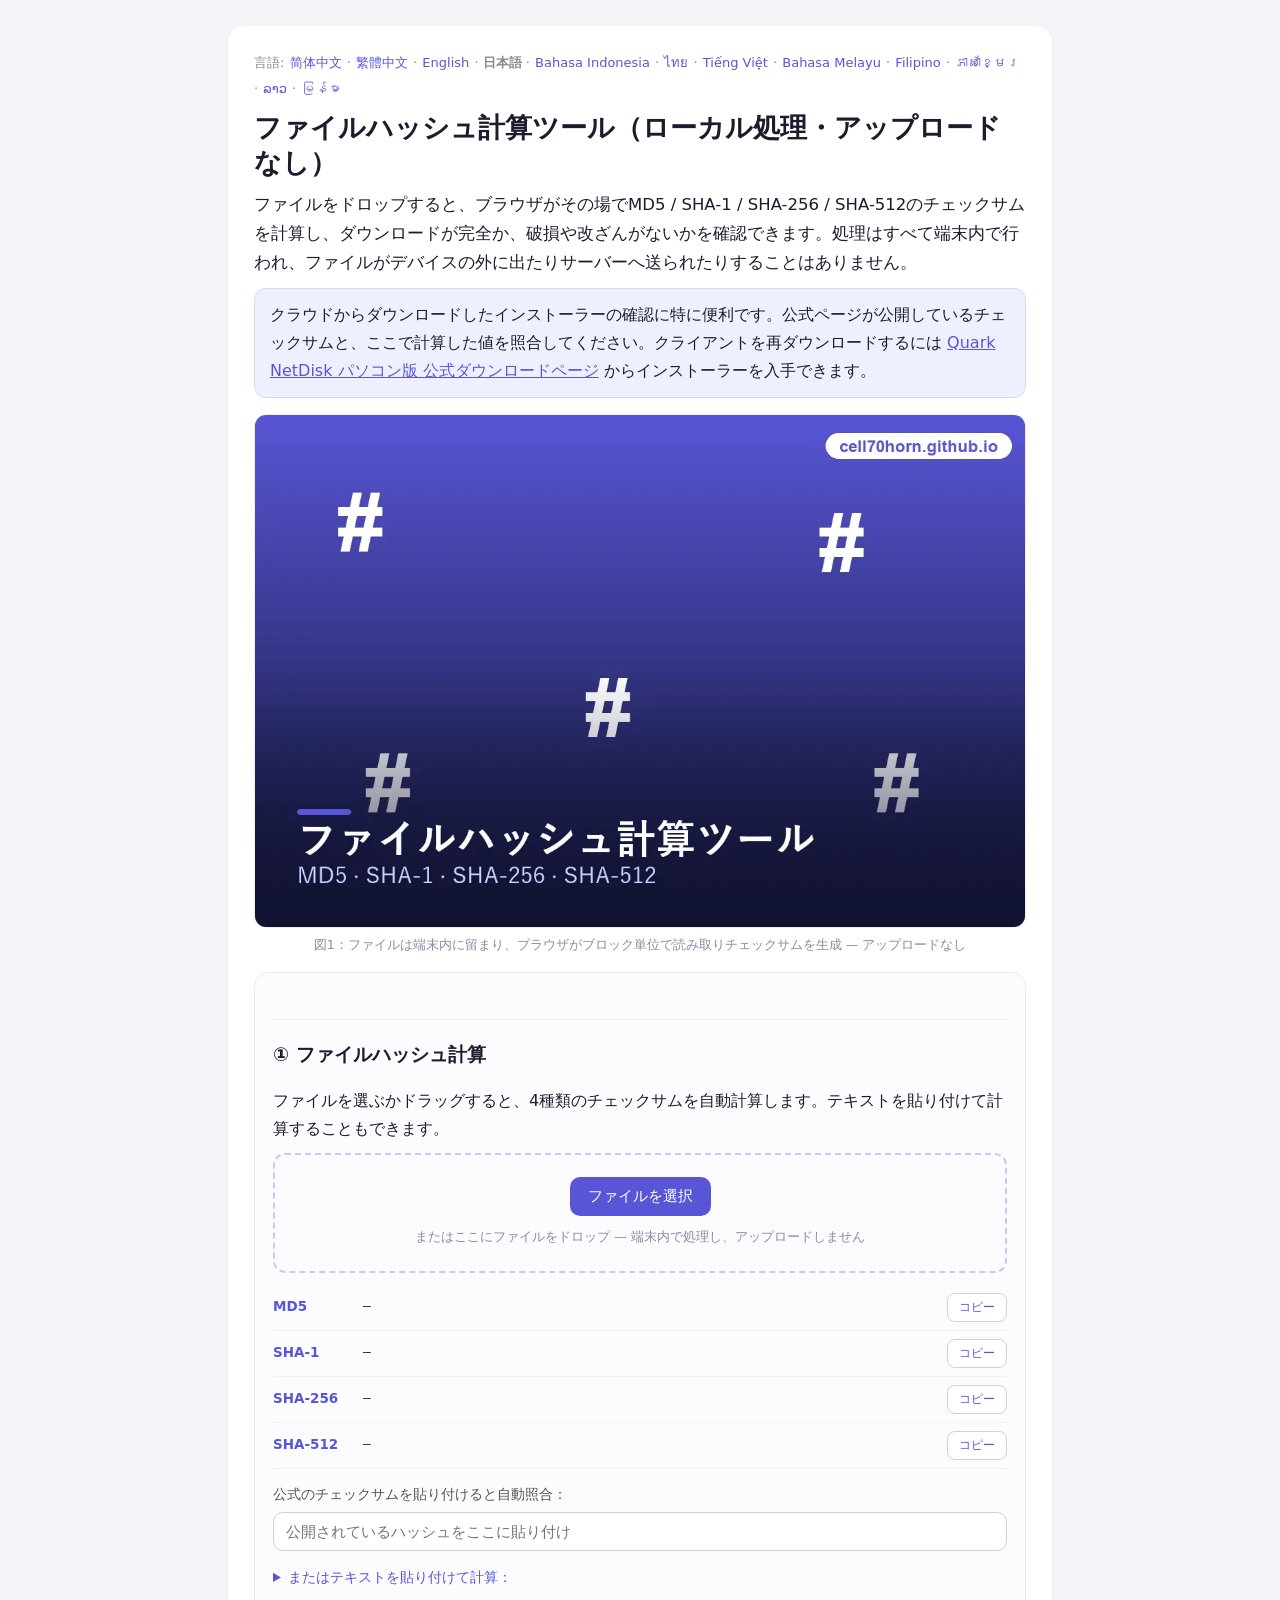
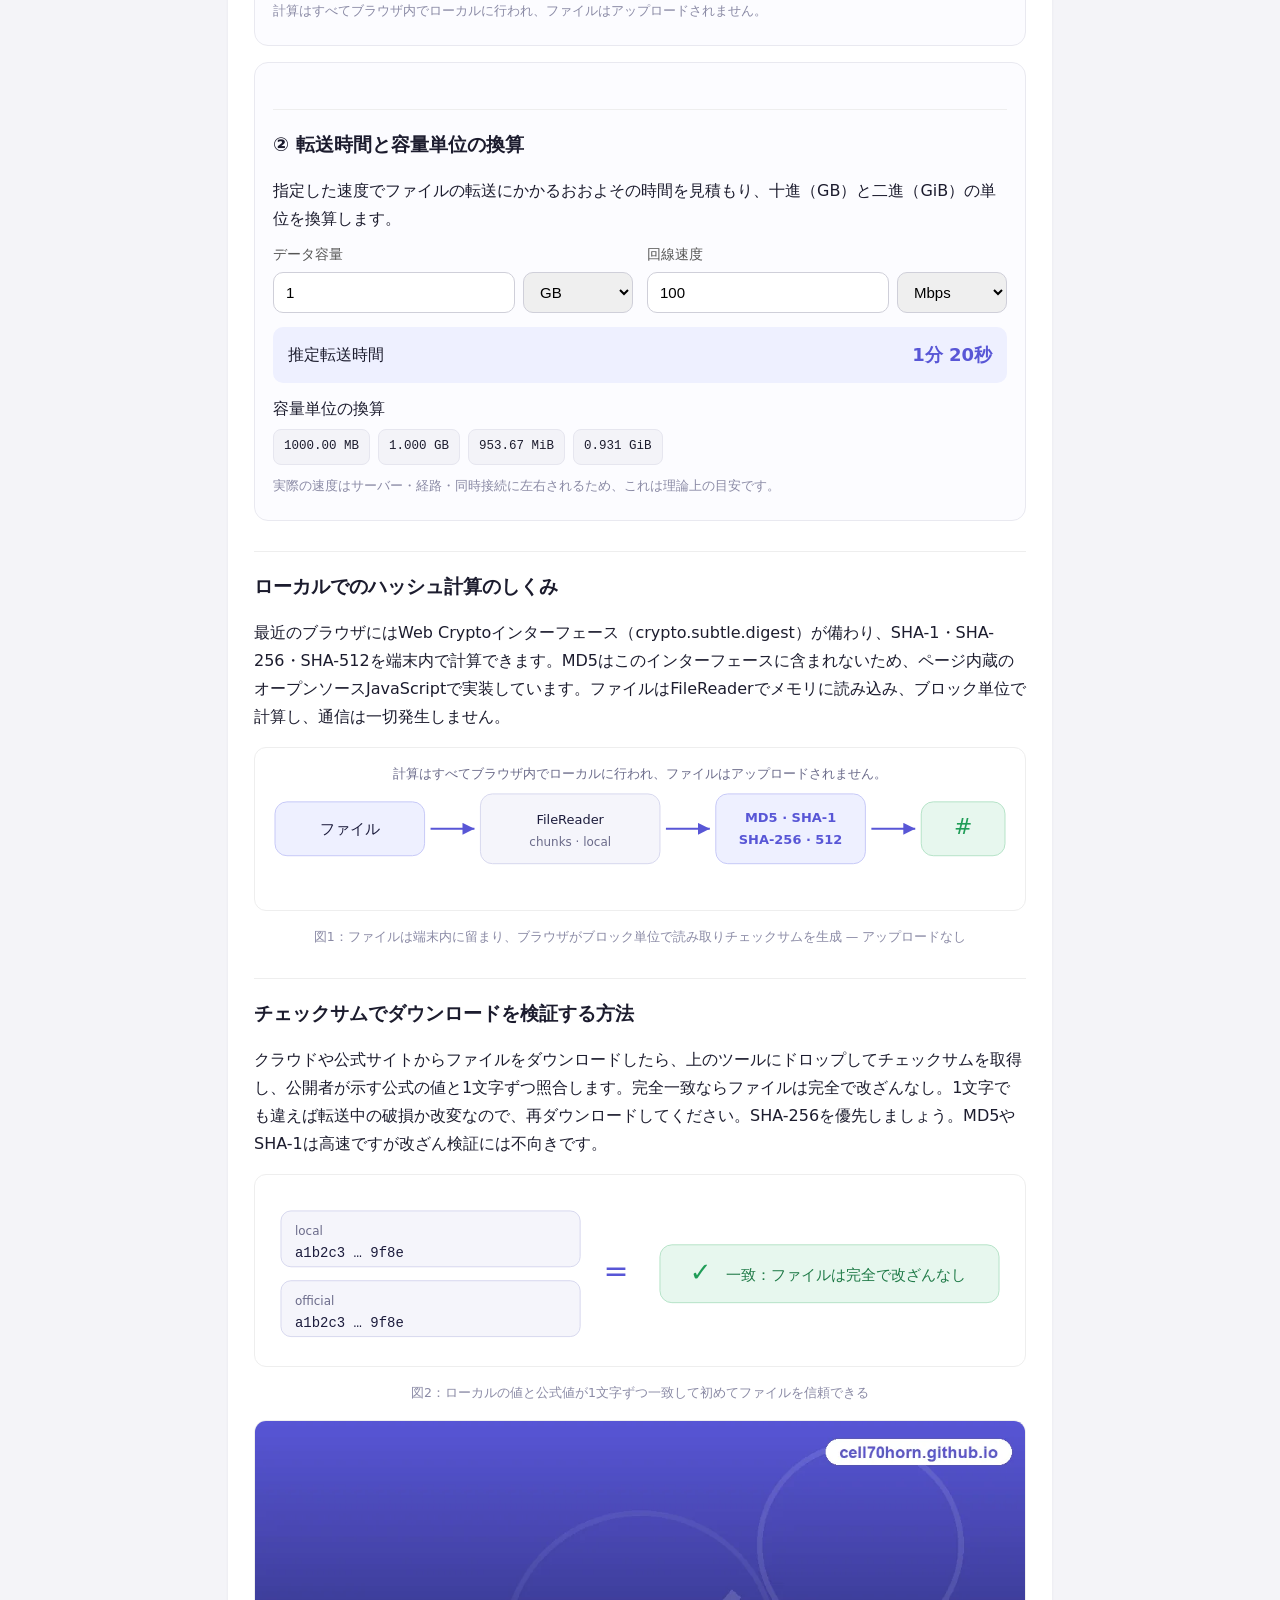
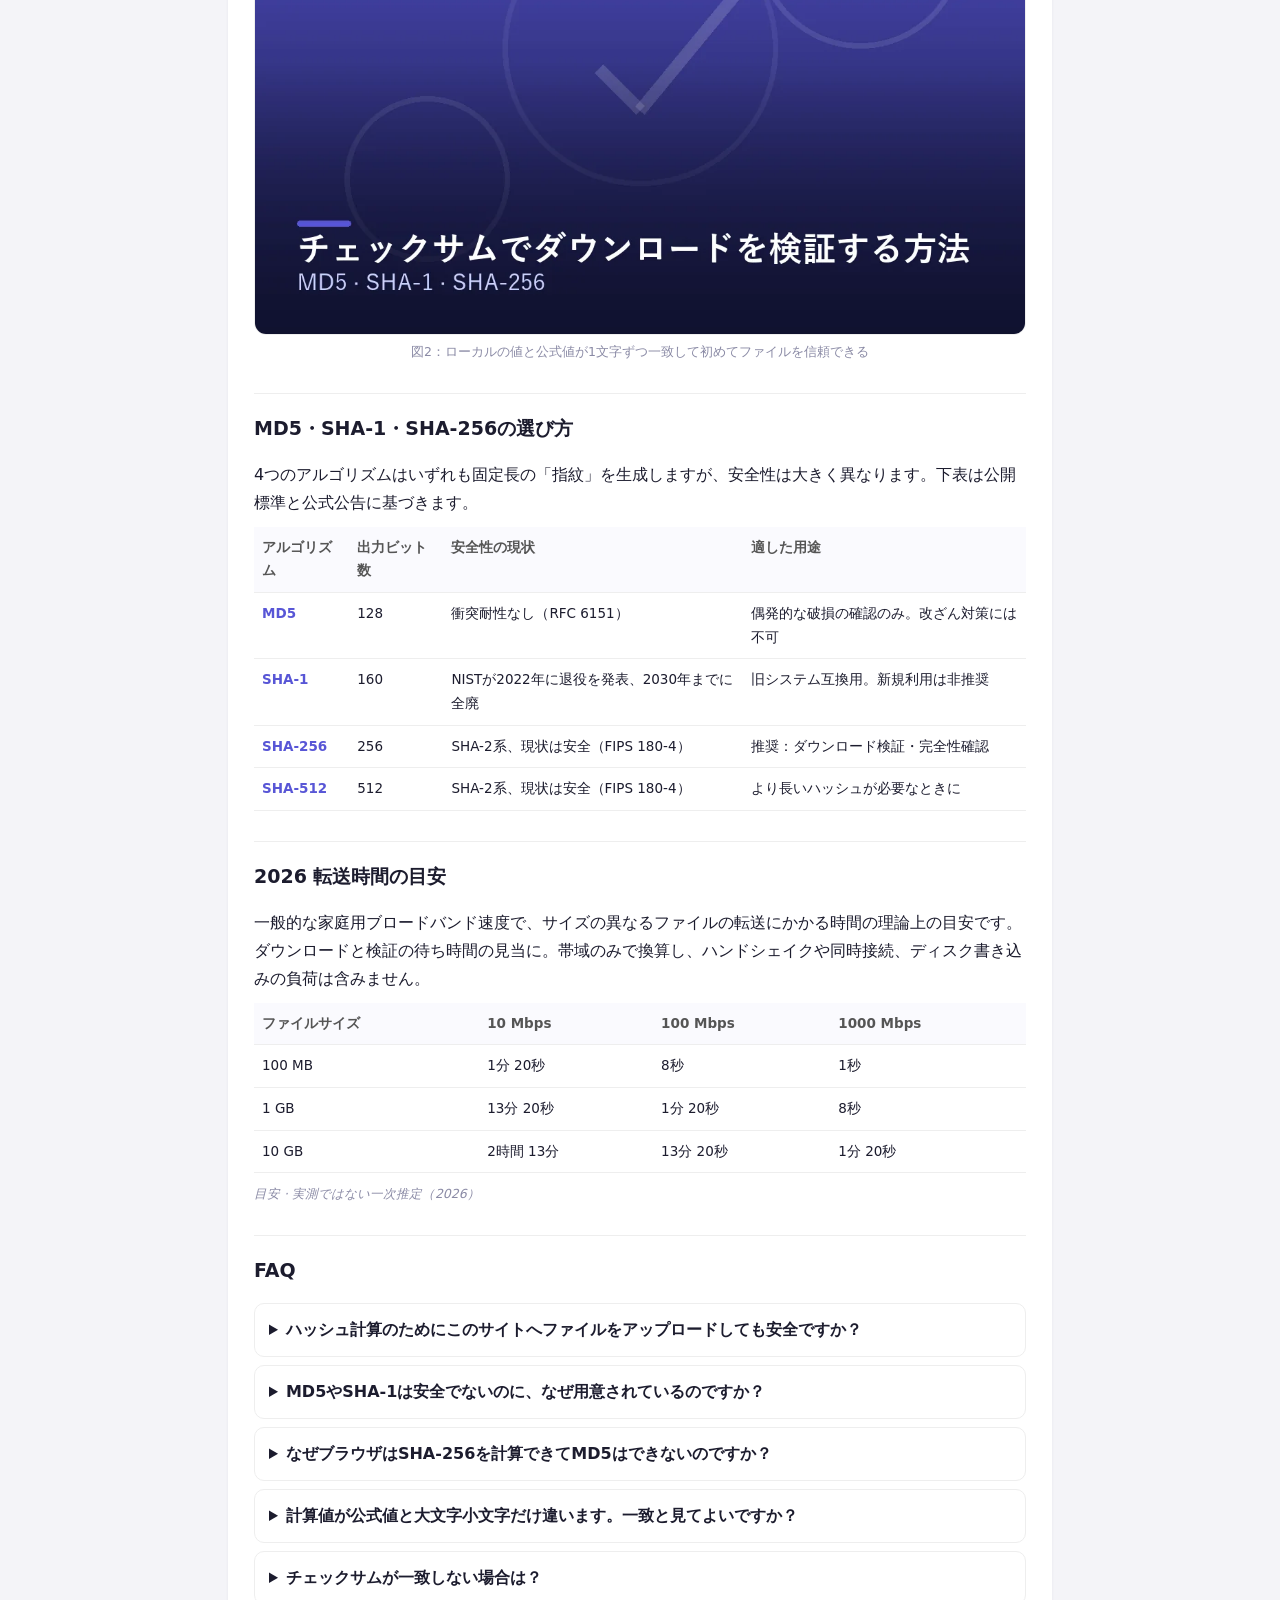
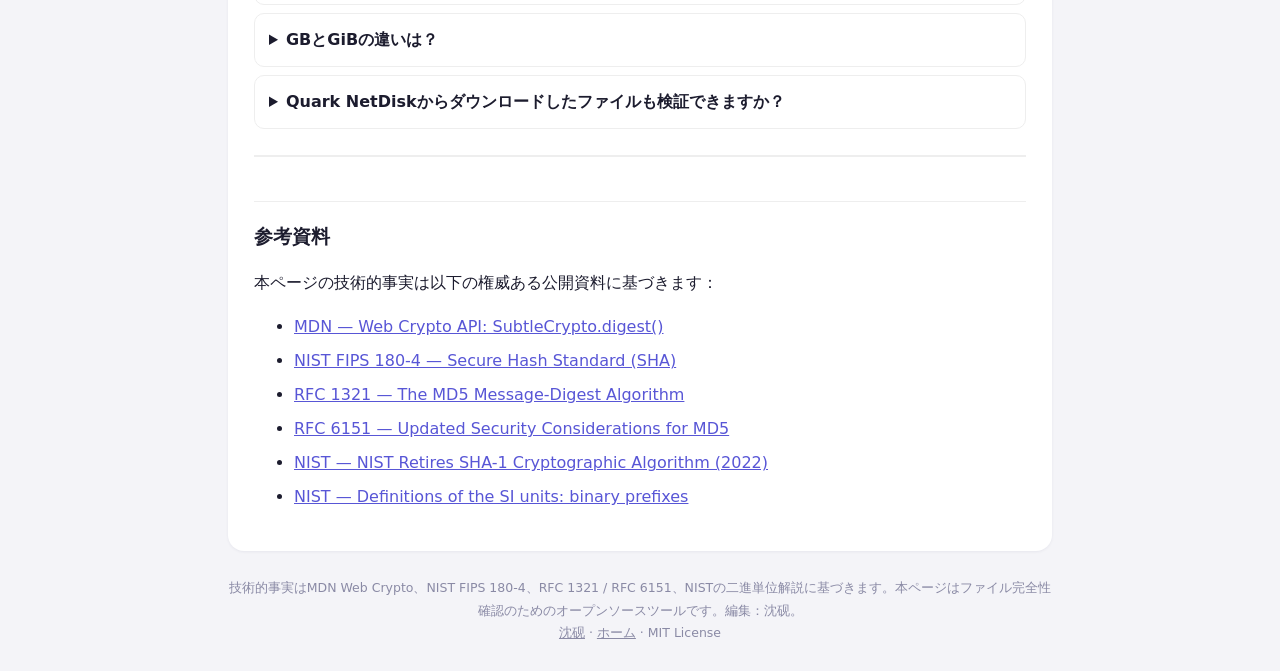
<file: ja/index.html>
<!DOCTYPE html><html lang="ja"><head><meta charset="utf-8">
<meta name="viewport" content="width=device-width,initial-scale=1">
<title>ファイルハッシュ計算ツール - ブラウザでMD5/SHA-1/SHA-256、アップロード不要</title>
<meta name="description" content="ファイルのMD5・SHA-1・SHA-256・SHA-512チェックサムをブラウザ内でローカル計算。ファイルはアップロードされず、すべて端末内で処理します。転送時間と容量単位の換算も付属し、Quark NetDiskなどからのダウンロード検証に使えます。">
<meta name="author" content="沈砚">
<link rel="canonical" href="https://cell70horn.github.io/ja/">
<link rel="alternate" hreflang="zh-Hans" href="https://cell70horn.github.io/">
<link rel="alternate" hreflang="zh-Hant" href="https://cell70horn.github.io/zh-tw/">
<link rel="alternate" hreflang="en" href="https://cell70horn.github.io/en/">
<link rel="alternate" hreflang="ja" href="https://cell70horn.github.io/ja/">
<link rel="alternate" hreflang="id" href="https://cell70horn.github.io/id/">
<link rel="alternate" hreflang="th" href="https://cell70horn.github.io/th/">
<link rel="alternate" hreflang="vi" href="https://cell70horn.github.io/vi/">
<link rel="alternate" hreflang="ms" href="https://cell70horn.github.io/ms/">
<link rel="alternate" hreflang="fil" href="https://cell70horn.github.io/fil/">
<link rel="alternate" hreflang="km" href="https://cell70horn.github.io/km/">
<link rel="alternate" hreflang="lo" href="https://cell70horn.github.io/lo/">
<link rel="alternate" hreflang="my" href="https://cell70horn.github.io/my/">
<link rel="alternate" hreflang="x-default" href="https://cell70horn.github.io/">
<link rel="stylesheet" href="/style.css">
<script type="application/ld+json">
{
 "@context": "https://schema.org",
 "@graph": [
  {
   "@type": "WebApplication",
   "name": "ファイルハッシュ計算ツール - ブラウザでMD5/SHA-1/SHA-256、アップロード不要",
   "url": "https://cell70horn.github.io/ja/",
   "applicationCategory": "UtilitiesApplication",
   "operatingSystem": "Web browser",
   "browserRequirements": "Requires JavaScript",
   "inLanguage": "ja",
   "description": "ファイルのMD5・SHA-1・SHA-256・SHA-512チェックサムをブラウザ内でローカル計算。ファイルはアップロードされず、すべて端末内で処理します。転送時間と容量単位の換算も付属し、Quark NetDiskなどからのダウンロード検証に使えます。",
   "isAccessibleForFree": true,
   "creator": {
    "@type": "Person",
    "name": "沈砚",
    "url": "https://cell70horn.github.io/about-shenyan/"
   },
   "offers": {
    "@type": "Offer",
    "price": "0",
    "priceCurrency": "USD"
   }
  },
  {
   "@type": "FAQPage",
   "inLanguage": "ja",
   "url": "https://cell70horn.github.io/ja/",
   "mainEntity": [
    {
     "@type": "Question",
     "name": "ハッシュ計算のためにこのサイトへファイルをアップロードしても安全ですか？",
     "acceptedAnswer": {
      "@type": "Answer",
      "text": "本ツールは何もアップロードしません。計算はすべてブラウザ内でWeb Cryptoと内蔵スクリプトにより行われ、ファイルは端末外に出ず、オフラインでも動作します。"
     }
    },
    {
     "@type": "Question",
     "name": "MD5やSHA-1は安全でないのに、なぜ用意されているのですか？",
     "acceptedAnswer": {
      "@type": "Answer",
      "text": "高速で、偶発的な破損の検出には十分だからです。ただし衝突を意図的に作れるため改ざん検証には使えません。安全性が必要ならSHA-256を使ってください。"
     }
    },
    {
     "@type": "Question",
     "name": "なぜブラウザはSHA-256を計算できてMD5はできないのですか？",
     "acceptedAnswer": {
      "@type": "Answer",
      "text": "ブラウザのWeb CryptoはSHA-1/256/384/512のみでMD5を含みません。本ページのMD5はオープンソースのJavaScript実装で、同じく端末内で動作します。"
     }
    },
    {
     "@type": "Question",
     "name": "計算値が公式値と大文字小文字だけ違います。一致と見てよいですか？",
     "acceptedAnswer": {
      "@type": "Answer",
      "text": "ハッシュは大文字小文字を区別せず、16進の内容だけが意味を持ちます。照合時はケースと空白を無視するので、文字列が同じなら一致です。"
     }
    },
    {
     "@type": "Question",
     "name": "チェックサムが一致しない場合は？",
     "acceptedAnswer": {
      "@type": "Answer",
      "text": "ダウンロード中の破損か改変です。削除して、できれば公式の入手先から再ダウンロードし、もう一度検証してください。"
     }
    },
    {
     "@type": "Question",
     "name": "GBとGiBの違いは？",
     "acceptedAnswer": {
      "@type": "Answer",
      "text": "GBは十進（1000進）、GiBは二進（1024進、IEC標準）です。1 GiBは約1.074 GBで、表示容量が公称と異なる一因です。"
     }
    },
    {
     "@type": "Question",
     "name": "Quark NetDiskからダウンロードしたファイルも検証できますか？",
     "acceptedAnswer": {
      "@type": "Answer",
      "text": "できます。Quark NetDiskからダウンロード後、本ツールにドロップしてSHA-256を取得し、公開者のチェックサムと照合すれば、完全で信頼できるか確認できます。"
     }
    }
   ]
  }
 ]
}
</script>
</head>
<body><div class="wrap"><main>
<nav class="lang">言語: <a href="/">简体中文</a> · <a href="/zh-tw/">繁體中文</a> · <a href="/en/">English</a> · <strong>日本語</strong> · <a href="/id/">Bahasa Indonesia</a> · <a href="/th/">ไทย</a> · <a href="/vi/">Tiếng Việt</a> · <a href="/ms/">Bahasa Melayu</a> · <a href="/fil/">Filipino</a> · <a href="/km/">ភាសាខ្មែរ</a> · <a href="/lo/">ລາວ</a> · <a href="/my/">မြန်မာ</a></nav>
<h1>ファイルハッシュ計算ツール（ローカル処理・アップロードなし）</h1>
<p class="lead">ファイルをドロップすると、ブラウザがその場でMD5 / SHA-1 / SHA-256 / SHA-512のチェックサムを計算し、ダウンロードが完全か、破損や改ざんがないかを確認できます。処理はすべて端末内で行われ、ファイルがデバイスの外に出たりサーバーへ送られたりすることはありません。</p>
<p class="cta">クラウドからダウンロードしたインストーラーの確認に特に便利です。公式ページが公開しているチェックサムと、ここで計算した値を照合してください。クライアントを再ダウンロードするには <a href="https://quarknetdisk.com/download/">Quark NetDisk パソコン版 公式ダウンロードページ</a> からインストーラーを入手できます。</p>
<figure class="i4png"><picture><source type="image/webp" srcset="/img/cover_ja.webp"><img src="/img/cover_ja.png" alt="ブラウザがアップロードせずにファイルハッシュをローカル計算する流れの図" fetchpriority="high" width="1120" height="746" style="width:100%;height:auto;border-radius:12px;border:1px solid #eee"></picture><figcaption>図1：ファイルは端末内に留まり、ブラウザがブロック単位で読み取りチェックサムを生成 — アップロードなし</figcaption></figure>
<section class="tool" id="hash"><h2>① ファイルハッシュ計算</h2><p>ファイルを選ぶかドラッグすると、4種類のチェックサムを自動計算します。テキストを貼り付けて計算することもできます。</p><div id="drop" class="drop"><input type="file" id="file" hidden><button type="button" id="pick" class="btn">ファイルを選択</button><div class="dh">またはここにファイルをドロップ — 端末内で処理し、アップロードしません</div></div><div id="meta" class="meta" hidden><b id="fn"></b> · <span id="fs"></span></div><div class="hres"><div class="hrow"><span class="halg">MD5</span><code class="hval" id="h_md5">—</code><button class="cp" data-for="h_md5" type="button">コピー</button></div><div class="hrow"><span class="halg">SHA-1</span><code class="hval" id="h_sha1">—</code><button class="cp" data-for="h_sha1" type="button">コピー</button></div><div class="hrow"><span class="halg">SHA-256</span><code class="hval" id="h_sha256">—</code><button class="cp" data-for="h_sha256" type="button">コピー</button></div><div class="hrow"><span class="halg">SHA-512</span><code class="hval" id="h_sha512">—</code><button class="cp" data-for="h_sha512" type="button">コピー</button></div></div><div class="cmp"><label>公式のチェックサムを貼り付けると自動照合：</label><input type="text" id="exp" placeholder="公開されているハッシュをここに貼り付け" autocomplete="off" spellcheck="false"><div id="cmpr" class="cmpr"></div></div><details class="txt"><summary>またはテキストを貼り付けて計算：</summary><textarea id="txt" rows="3" placeholder="ハッシュを計算したいテキストをここに貼り付け"></textarea><button type="button" id="htxt" class="btn">テキストを計算</button></details><p class="note">計算はすべてブラウザ内でローカルに行われ、ファイルはアップロードされません。</p></section><section class="tool" id="conv"><h2>② 転送時間と容量単位の換算</h2><p>指定した速度でファイルの転送にかかるおおよその時間を見積もり、十進（GB）と二進（GiB）の単位を換算します。</p><div class="cv"><div class="cvg"><label>データ容量</label><div class="cvin"><input type="number" id="sz" value="1" min="0" step="any"><select id="szu"><option value="1e6">MB</option><option value="1e9" selected>GB</option><option value="1e12">TB</option><option value="1048576">MiB</option><option value="1073741824">GiB</option><option value="1099511627776">TiB</option></select></div></div><div class="cvg"><label>回線速度</label><div class="cvin"><input type="number" id="sp" value="100" min="0" step="any"><select id="spu"><option value="mbps" selected>Mbps</option><option value="mbs">MB/s</option><option value="gbps">Gbps</option></select></div></div></div><div class="cvout"><span>推定転送時間</span><b id="ttime">—</b></div><div class="cvtab"><span>容量単位の換算</span><div id="units" class="units"></div></div><p class="note">実際の速度はサーバー・経路・同時接続に左右されるため、これは理論上の目安です。</p></section>
<h2>ローカルでのハッシュ計算のしくみ</h2><p>最近のブラウザにはWeb Cryptoインターフェース（crypto.subtle.digest）が備わり、SHA-1・SHA-256・SHA-512を端末内で計算できます。MD5はこのインターフェースに含まれないため、ページ内蔵のオープンソースJavaScriptで実装しています。ファイルはFileReaderでメモリに読み込み、ブロック単位で計算し、通信は一切発生しません。</p><figure class="dgm-f"><svg viewBox="0 0 760 150" xmlns="http://www.w3.org/2000/svg" role="img" aria-label="ブラウザがアップロードせずにファイルハッシュをローカル計算する流れの図" class="dgm"><defs><marker id="ar" markerWidth="9" markerHeight="9" refX="6" refY="3" orient="auto"><path d="M0,0 L6,3 L0,6 Z" fill="#5856d6"/></marker></defs><rect x="14" y="48" width="150" height="54" rx="12" fill="#eef0ff" stroke="#c7c9f7"/><text x="89" y="80" text-anchor="middle" font-family="system-ui,Arial" font-size="15" fill="#1c1c3c">ファイル</text><line x1="170" y1="75" x2="214" y2="75" stroke="#5856d6" stroke-width="2" marker-end="url(#ar)"/><rect x="220" y="40" width="180" height="70" rx="12" fill="#f5f5fb" stroke="#d7d8ee"/><text x="310" y="70" text-anchor="middle" font-family="system-ui,Arial" font-size="13" fill="#1c1c3c">FileReader</text><text x="310" y="92" text-anchor="middle" font-family="system-ui,Arial" font-size="12" fill="#6b6b8a">chunks · local</text><line x1="406" y1="75" x2="450" y2="75" stroke="#5856d6" stroke-width="2" marker-end="url(#ar)"/><rect x="456" y="40" width="150" height="70" rx="12" fill="#eef0ff" stroke="#c7c9f7"/><text x="531" y="68" text-anchor="middle" font-family="system-ui,Arial" font-size="13" fill="#5856d6" font-weight="700">MD5 · SHA-1</text><text x="531" y="90" text-anchor="middle" font-family="system-ui,Arial" font-size="13" fill="#5856d6" font-weight="700">SHA-256 · 512</text><line x1="612" y1="75" x2="656" y2="75" stroke="#5856d6" stroke-width="2" marker-end="url(#ar)"/><rect x="662" y="48" width="84" height="54" rx="12" fill="#e7f7ee" stroke="#b6e3c8"/><text x="704" y="80" text-anchor="middle" font-family="system-ui,Arial" font-size="22" fill="#1f9d57">#</text><text x="380" y="24" text-anchor="middle" font-family="system-ui,Arial" font-size="13" fill="#6b6b8a">計算はすべてブラウザ内でローカルに行われ、ファイルはアップロードされません。</text></svg><figcaption>図1：ファイルは端末内に留まり、ブラウザがブロック単位で読み取りチェックサムを生成 — アップロードなし</figcaption></figure>
<h2>チェックサムでダウンロードを検証する方法</h2><p>クラウドや公式サイトからファイルをダウンロードしたら、上のツールにドロップしてチェックサムを取得し、公開者が示す公式の値と1文字ずつ照合します。完全一致ならファイルは完全で改ざんなし。1文字でも違えば転送中の破損か改変なので、再ダウンロードしてください。SHA-256を優先しましょう。MD5やSHA-1は高速ですが改ざん検証には不向きです。</p><figure class="dgm-f"><svg viewBox="0 0 760 180" xmlns="http://www.w3.org/2000/svg" role="img" aria-label="ローカル計算したハッシュと公式公開値を照合する検証フロー図" class="dgm"><rect x="20" y="30" width="300" height="56" rx="10" fill="#f5f5fb" stroke="#d7d8ee"/><text x="34" y="54" font-family="system-ui,Arial" font-size="12" fill="#6b6b8a">local</text><text x="34" y="76" font-family="ui-monospace,Consolas,monospace" font-size="14" fill="#1c1c3c">a1b2c3 … 9f8e</text><rect x="20" y="100" width="300" height="56" rx="10" fill="#f5f5fb" stroke="#d7d8ee"/><text x="34" y="124" font-family="system-ui,Arial" font-size="12" fill="#6b6b8a">official</text><text x="34" y="146" font-family="ui-monospace,Consolas,monospace" font-size="14" fill="#1c1c3c">a1b2c3 … 9f8e</text><text x="356" y="100" text-anchor="middle" font-family="system-ui,Arial" font-size="30" fill="#5856d6">=</text><rect x="400" y="64" width="340" height="58" rx="12" fill="#e7f7ee" stroke="#b6e3c8"/><text x="430" y="100" font-family="system-ui,Arial" font-size="26" fill="#1f9d57">✓</text><text x="466" y="99" font-family="system-ui,Arial" font-size="15" fill="#1f7a47">一致：ファイルは完全で改ざんなし</text></svg><figcaption>図2：ローカルの値と公式値が1文字ずつ一致して初めてファイルを信頼できる</figcaption></figure>
<figure class="i4png"><picture><source type="image/webp" srcset="/img/board_ja.webp"><img src="/img/board_ja.png" alt="ローカル計算したハッシュと公式公開値を照合する検証フロー図" loading="lazy" width="1120" height="746" style="width:100%;height:auto;border-radius:12px;border:1px solid #eee"></picture><figcaption>図2：ローカルの値と公式値が1文字ずつ一致して初めてファイルを信頼できる</figcaption></figure>
<h2>MD5・SHA-1・SHA-256の選び方</h2><p>4つのアルゴリズムはいずれも固定長の「指紋」を生成しますが、安全性は大きく異なります。下表は公開標準と公式公告に基づきます。</p><table class="cmp-t"><thead><tr><th>アルゴリズム</th><th>出力ビット数</th><th>安全性の現状</th><th>適した用途</th></tr></thead><tbody><tr><td class="halg">MD5</td><td>128</td><td>衝突耐性なし（RFC 6151）</td><td>偶発的な破損の確認のみ。改ざん対策には不可</td></tr><tr><td class="halg">SHA-1</td><td>160</td><td>NISTが2022年に退役を発表、2030年までに全廃</td><td>旧システム互換用。新規利用は非推奨</td></tr><tr><td class="halg">SHA-256</td><td>256</td><td>SHA-2系、現状は安全（FIPS 180-4）</td><td>推奨：ダウンロード検証・完全性確認</td></tr><tr><td class="halg">SHA-512</td><td>512</td><td>SHA-2系、現状は安全（FIPS 180-4）</td><td>より長いハッシュが必要なときに</td></tr></tbody></table>
<section id="i4data" class="data"><h2>2026 転送時間の目安</h2><p>一般的な家庭用ブロードバンド速度で、サイズの異なるファイルの転送にかかる時間の理論上の目安です。ダウンロードと検証の待ち時間の見当に。帯域のみで換算し、ハンドシェイクや同時接続、ディスク書き込みの負荷は含みません。</p><table class="cmp-t"><thead><tr><th>ファイルサイズ</th><th>10 Mbps</th><th>100 Mbps</th><th>1000 Mbps</th></tr></thead><tbody><tr><td>100 MB</td><td>1分 20秒</td><td>8秒</td><td>1秒</td></tr><tr><td>1 GB</td><td>13分 20秒</td><td>1分 20秒</td><td>8秒</td></tr><tr><td>10 GB</td><td>2時間 13分</td><td>13分 20秒</td><td>1分 20秒</td></tr></tbody></table><p class="note est">目安 · 実測ではない一次推定（2026）</p></section>
<section class="faqs"><h2>FAQ</h2><details class="faq"><summary>ハッシュ計算のためにこのサイトへファイルをアップロードしても安全ですか？</summary><div>本ツールは何もアップロードしません。計算はすべてブラウザ内でWeb Cryptoと内蔵スクリプトにより行われ、ファイルは端末外に出ず、オフラインでも動作します。</div></details><details class="faq"><summary>MD5やSHA-1は安全でないのに、なぜ用意されているのですか？</summary><div>高速で、偶発的な破損の検出には十分だからです。ただし衝突を意図的に作れるため改ざん検証には使えません。安全性が必要ならSHA-256を使ってください。</div></details><details class="faq"><summary>なぜブラウザはSHA-256を計算できてMD5はできないのですか？</summary><div>ブラウザのWeb CryptoはSHA-1/256/384/512のみでMD5を含みません。本ページのMD5はオープンソースのJavaScript実装で、同じく端末内で動作します。</div></details><details class="faq"><summary>計算値が公式値と大文字小文字だけ違います。一致と見てよいですか？</summary><div>ハッシュは大文字小文字を区別せず、16進の内容だけが意味を持ちます。照合時はケースと空白を無視するので、文字列が同じなら一致です。</div></details><details class="faq"><summary>チェックサムが一致しない場合は？</summary><div>ダウンロード中の破損か改変です。削除して、できれば公式の入手先から再ダウンロードし、もう一度検証してください。</div></details><details class="faq"><summary>GBとGiBの違いは？</summary><div>GBは十進（1000進）、GiBは二進（1024進、IEC標準）です。1 GiBは約1.074 GBで、表示容量が公称と異なる一因です。</div></details><details class="faq"><summary>Quark NetDiskからダウンロードしたファイルも検証できますか？</summary><div>できます。Quark NetDiskからダウンロード後、本ツールにドロップしてSHA-256を取得し、公開者のチェックサムと照合すれば、完全で信頼できるか確認できます。</div></details></section>
<section class="related"><h2>参考資料</h2><p>本ページの技術的事実は以下の権威ある公開資料に基づきます：</p><ul><li><a href="https://developer.mozilla.org/en-US/docs/Web/API/SubtleCrypto/digest" rel="nofollow" target="_blank">MDN — Web Crypto API: SubtleCrypto.digest()</a></li><li><a href="https://nvlpubs.nist.gov/nistpubs/FIPS/NIST.FIPS.180-4.pdf" rel="nofollow" target="_blank">NIST FIPS 180-4 — Secure Hash Standard (SHA)</a></li><li><a href="https://www.rfc-editor.org/rfc/rfc1321" rel="nofollow" target="_blank">RFC 1321 — The MD5 Message-Digest Algorithm</a></li><li><a href="https://www.rfc-editor.org/rfc/rfc6151" rel="nofollow" target="_blank">RFC 6151 — Updated Security Considerations for MD5</a></li><li><a href="https://www.nist.gov/news-events/news/2022/12/nist-retires-sha-1-cryptographic-algorithm" rel="nofollow" target="_blank">NIST — NIST Retires SHA-1 Cryptographic Algorithm (2022)</a></li><li><a href="https://physics.nist.gov/cuu/Units/binary.html" rel="nofollow" target="_blank">NIST — Definitions of the SI units: binary prefixes</a></li></ul></section>
</main>
<footer>技術的事実はMDN Web Crypto、NIST FIPS 180-4、RFC 1321 / RFC 6151、NISTの二進単位解説に基づきます。本ページはファイル完全性確認のためのオープンソースツールです。編集：沈砚。<br><a href="/about-shenyan/" rel="author">沈砚</a> · <a href="/">ホーム</a> · MIT License</footer>
</div>
<script>window.QL={"computing": "ローカルで計算中…", "copied": "コピーしました", "copy": "コピー", "match": "一致：ファイルは完全で改ざんなし", "nomatch": "不一致：破損または改変の可能性、再ダウンロードを推奨", "file": "ファイル", "size": "サイズ", "d": "日", "h": "時間", "m": "分", "s": "秒"};</script><script src="/app.js"></script></body></html>
</file>
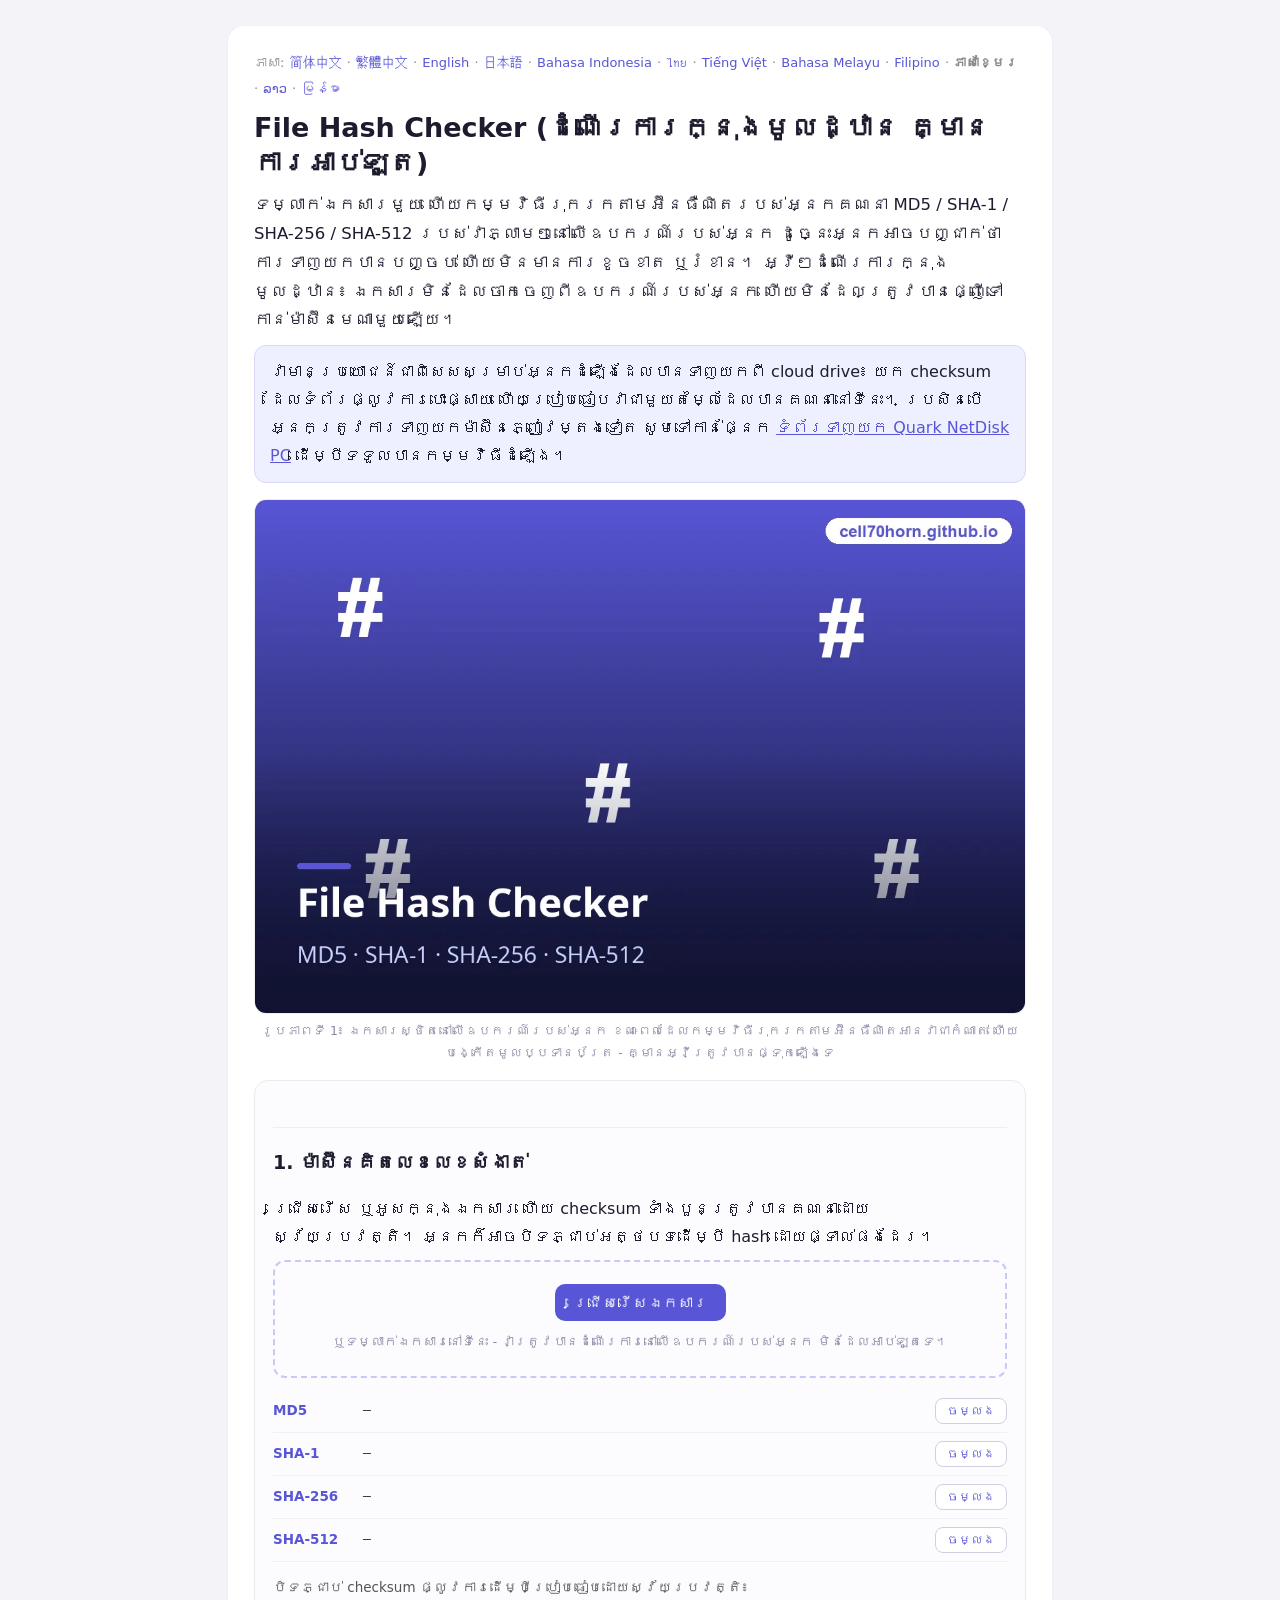
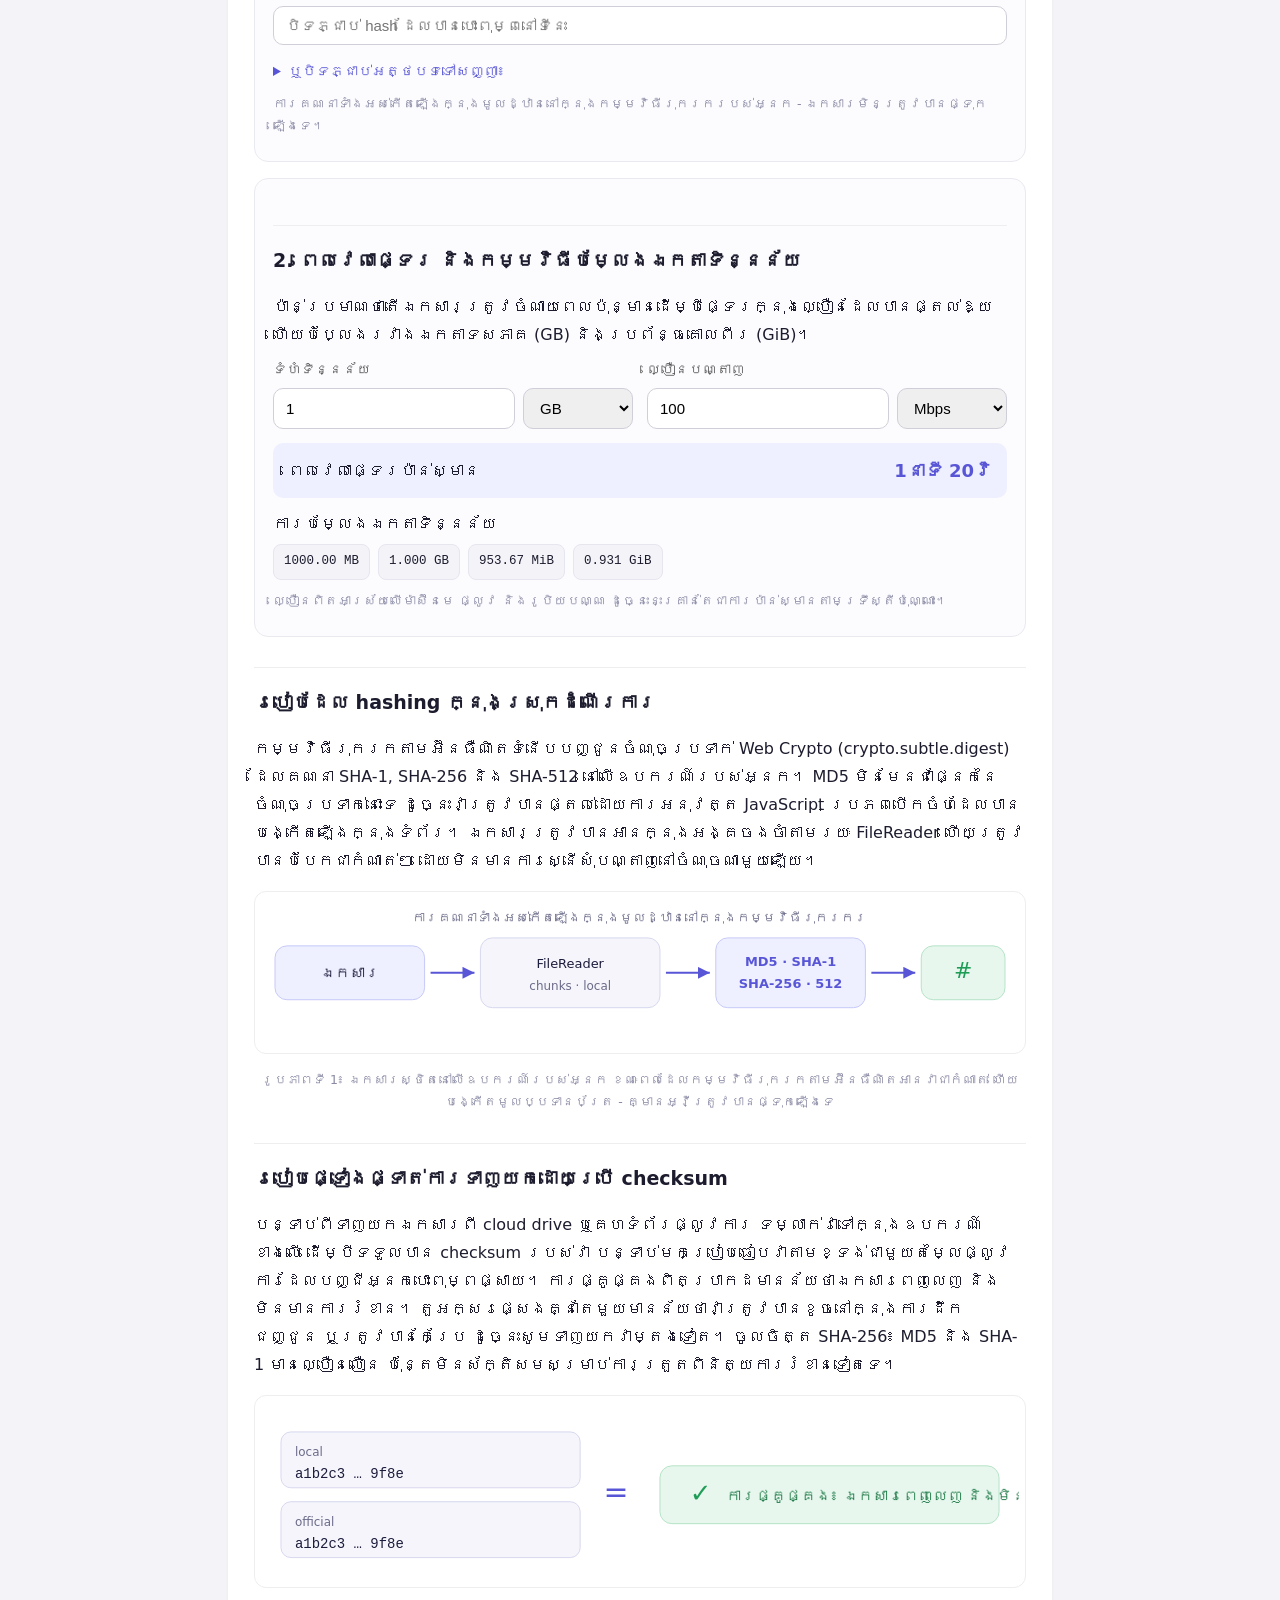
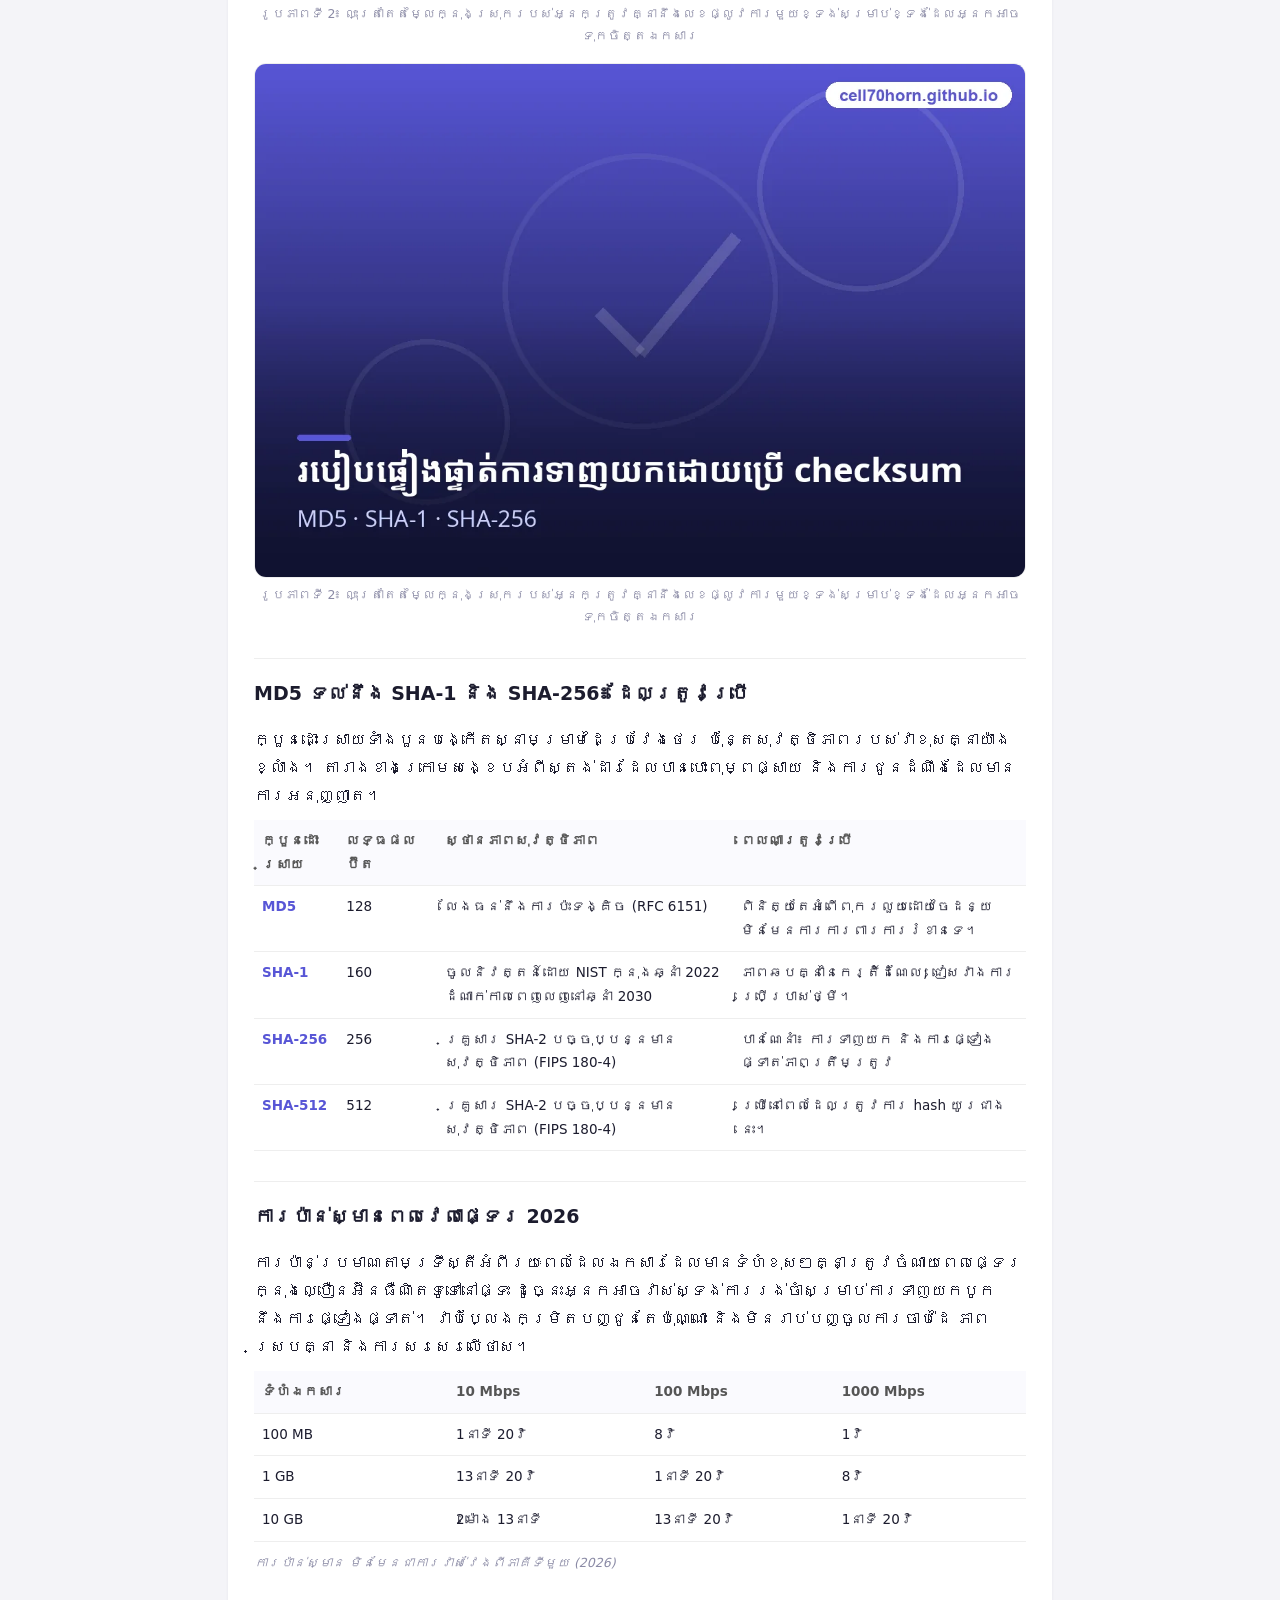
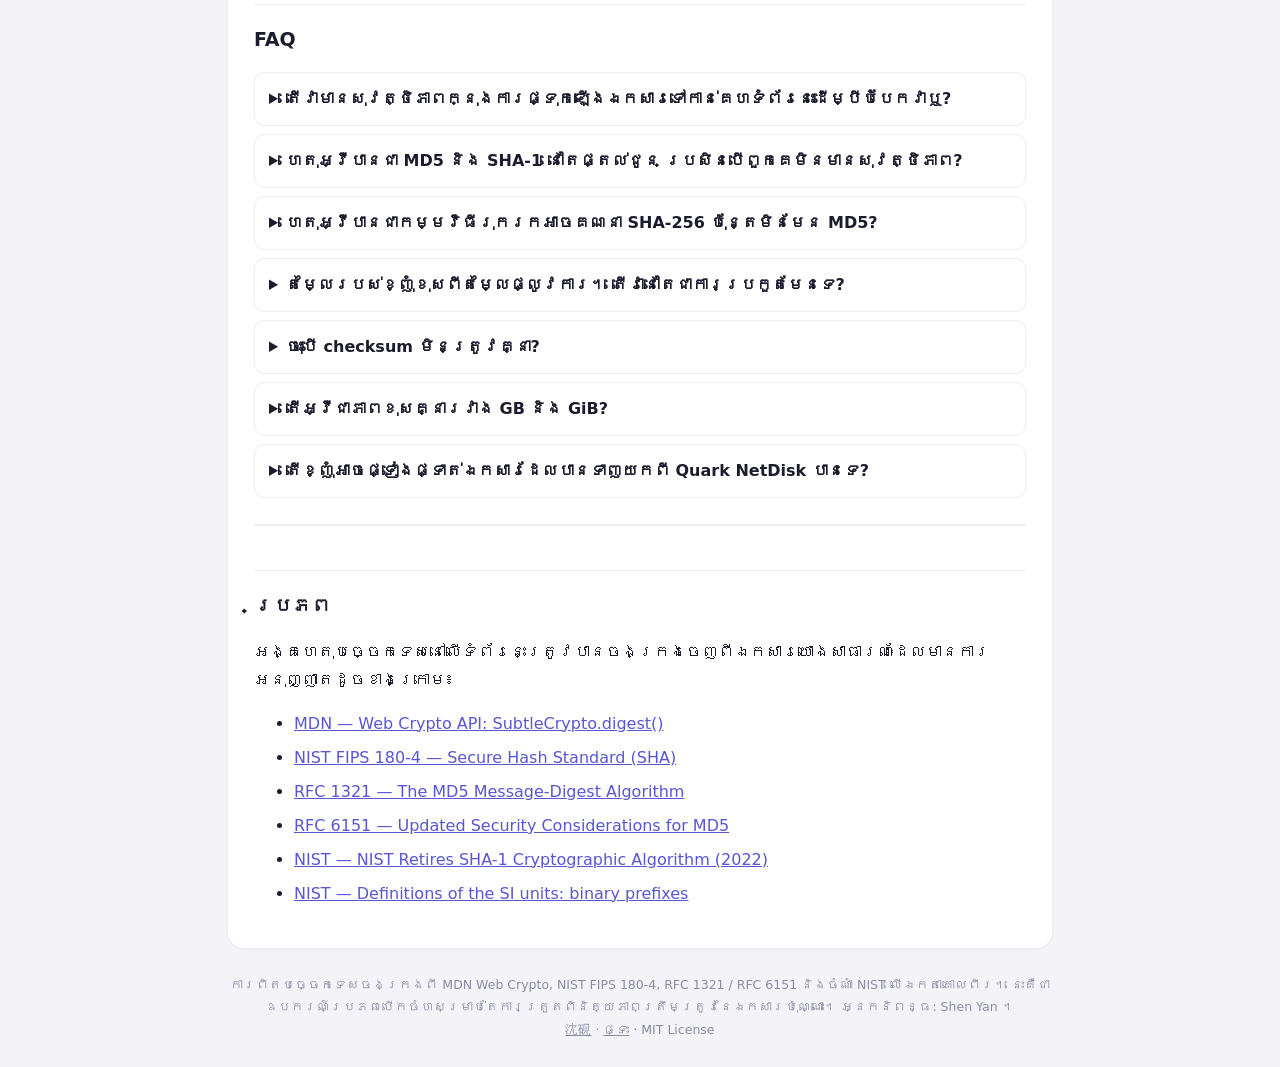
<file: km/index.html>
<!DOCTYPE html><html lang="km"><head><meta charset="utf-8">
<meta name="viewport" content="width=device-width,initial-scale=1">
<title>File Hash Checker - MD5/SHA-1/SHA-256 នៅក្នុងកម្មវិធីរុករករបស់អ្នក គ្មានការអាប់ឡូតទេ។</title>
<meta name="description" content="គណនាមូលប្បទានប័ត្រ MD5, SHA-1, SHA-256 និង SHA-512 របស់ឯកសារមួយនៅក្នុងកម្មវិធីរុករករបស់អ្នក។ ឯកសារមិនត្រូវបានផ្ទុកឡើង; អ្វីគ្រប់យ៉ាងដំណើរការទៅខាងអតិថិជន។ រួមបញ្ចូលឧបករណ៍បំប្លែងម៉ោង និងឯកតាទិន្នន័យ ដើម្បីផ្ទៀងផ្ទាត់ការទាញយកពី Quark NetDisk និងពពកផ្សេងទៀត។">
<meta name="author" content="沈砚">
<link rel="canonical" href="https://cell70horn.github.io/km/">
<link rel="alternate" hreflang="zh-Hans" href="https://cell70horn.github.io/">
<link rel="alternate" hreflang="zh-Hant" href="https://cell70horn.github.io/zh-tw/">
<link rel="alternate" hreflang="en" href="https://cell70horn.github.io/en/">
<link rel="alternate" hreflang="ja" href="https://cell70horn.github.io/ja/">
<link rel="alternate" hreflang="id" href="https://cell70horn.github.io/id/">
<link rel="alternate" hreflang="th" href="https://cell70horn.github.io/th/">
<link rel="alternate" hreflang="vi" href="https://cell70horn.github.io/vi/">
<link rel="alternate" hreflang="ms" href="https://cell70horn.github.io/ms/">
<link rel="alternate" hreflang="fil" href="https://cell70horn.github.io/fil/">
<link rel="alternate" hreflang="km" href="https://cell70horn.github.io/km/">
<link rel="alternate" hreflang="lo" href="https://cell70horn.github.io/lo/">
<link rel="alternate" hreflang="my" href="https://cell70horn.github.io/my/">
<link rel="alternate" hreflang="x-default" href="https://cell70horn.github.io/">
<link rel="stylesheet" href="/style.css">
<script type="application/ld+json">
{
 "@context": "https://schema.org",
 "@graph": [
  {
   "@type": "WebApplication",
   "name": "File Hash Checker - MD5/SHA-1/SHA-256 នៅក្នុងកម្មវិធីរុករករបស់អ្នក គ្មានការអាប់ឡូតទេ។",
   "url": "https://cell70horn.github.io/km/",
   "applicationCategory": "UtilitiesApplication",
   "operatingSystem": "Web browser",
   "browserRequirements": "Requires JavaScript",
   "inLanguage": "km",
   "description": "គណនាមូលប្បទានប័ត្រ MD5, SHA-1, SHA-256 និង SHA-512 របស់ឯកសារមួយនៅក្នុងកម្មវិធីរុករករបស់អ្នក។ ឯកសារមិនត្រូវបានផ្ទុកឡើង; អ្វីគ្រប់យ៉ាងដំណើរការទៅខាងអតិថិជន។ រួមបញ្ចូលឧបករណ៍បំប្លែងម៉ោង និងឯកតាទិន្នន័យ ដើម្បីផ្ទៀងផ្ទាត់ការទាញយកពី Quark NetDisk និងពពកផ្សេងទៀត។",
   "isAccessibleForFree": true,
   "creator": {
    "@type": "Person",
    "name": "沈砚",
    "url": "https://cell70horn.github.io/about-shenyan/"
   },
   "offers": {
    "@type": "Offer",
    "price": "0",
    "priceCurrency": "USD"
   }
  },
  {
   "@type": "FAQPage",
   "inLanguage": "km",
   "url": "https://cell70horn.github.io/km/",
   "mainEntity": [
    {
     "@type": "Question",
     "name": "តើ​វា​មាន​សុវត្ថិភាព​ក្នុង​ការ​ផ្ទុក​ឡើង​ឯកសារ​ទៅ​កាន់​គេហទំព័រ​នេះ​ដើម្បី​បំបែក​វា​ឬ?",
     "acceptedAnswer": {
      "@type": "Answer",
      "text": "ឧបករណ៍មិនផ្ទុកអ្វីទាំងអស់។ ការគណនាទាំងអស់ដំណើរការក្នុងមូលដ្ឋានក្នុងកម្មវិធីរុករកតាមអ៊ីនធឺណិតរបស់អ្នកដោយប្រើ Web Crypto និងស្គ្រីបដែលភ្ជាប់មកជាមួយ ឯកសារមិនដែលចាកចេញពីឧបករណ៍របស់អ្នកទេ ហើយវាថែមទាំងដំណើរការដោយគ្មានអ៊ីនធឺណិតទៀតផង។"
     }
    },
    {
     "@type": "Question",
     "name": "ហេតុអ្វីបានជា MD5 និង SHA-1 នៅតែផ្តល់ជូន ប្រសិនបើពួកគេមិនមានសុវត្ថិភាព?",
     "acceptedAnswer": {
      "@type": "Answer",
      "text": "ពួកវាលឿន និងផាកពិន័យសម្រាប់ការចាប់អំពើពុករលួយដោយចៃដន្យ ប៉ុន្តែការប៉ះទង្គិចអាចត្រូវបានសាងសង់ដោយចេតនា ដូច្នេះពួកគេមិនត្រូវប្រើសម្រាប់ការត្រួតពិនិត្យការរំខាននោះទេ។ ប្រើ SHA-256 នៅពេលសុវត្ថិភាព។"
     }
    },
    {
     "@type": "Question",
     "name": "ហេតុអ្វីបានជាកម្មវិធីរុករកអាចគណនា SHA-256 ប៉ុន្តែមិនមែន MD5?",
     "acceptedAnswer": {
      "@type": "Answer",
      "text": "ចំណុចប្រទាក់ Web Crypto របស់កម្មវិធីរុករកតាមអ៊ីនធឺណិតបញ្ជូនតែ SHA-1/256/384/512 មិនមែន MD5 ទេ។ MD5 នៅលើទំព័រនេះបានមកពីការអនុវត្ត JavaScript ប្រភពបើកចំហដែលដំណើរការក្នុងមូលដ្ឋានផងដែរ។"
     }
    },
    {
     "@type": "Question",
     "name": "តម្លៃរបស់ខ្ញុំខុសពីតម្លៃផ្លូវការ។ តើវានៅតែជាការប្រកួតមែនទេ?",
     "acceptedAnswer": {
      "@type": "Answer",
      "text": "Hashes មិនប្រកាន់អក្សរតូចធំទេ ហើយមានតែខ្លឹមសារគោលដប់ប្រាំមួយប៉ុណ្ណោះដែលសំខាន់។ នៅពេលប្រៀបធៀប ឧបករណ៍មិនអើពើករណី និងដកឃ្លា ដូច្នេះលំដាប់តួអក្សរដូចគ្នាបេះបិទនឹងរាប់ជាការផ្គូផ្គង។"
     }
    },
    {
     "@type": "Question",
     "name": "ចុះបើ checksum មិនត្រូវគ្នា?",
     "acceptedAnswer": {
      "@type": "Answer",
      "text": "វាមានន័យថាឯកសារត្រូវបានខូចកំឡុងពេលទាញយក ឬផ្លាស់ប្តូរ។ លុបវា ហើយទាញយកម្តងទៀត តាមឧត្ដមគតិពីប្រភពផ្លូវការ បន្ទាប់មកផ្ទៀងផ្ទាត់ម្តងទៀត។"
     }
    },
    {
     "@type": "Question",
     "name": "តើអ្វីជាភាពខុសគ្នារវាង GB និង GiB?",
     "acceptedAnswer": {
      "@type": "Answer",
      "text": "GB គឺជាទសភាគ (គោល 1000) ហើយ GiB គឺជាគោលពីរ (មូលដ្ឋាន 1024 ស្តង់ដារ IEC) ។ 1 GiB គឺប្រហែល 1.074 GB ដែលជាហេតុផលមួយដែលសមត្ថភាពផ្សាយពាណិជ្ជកម្មខុសពីអ្វីដែលប្រព័ន្ធបង្ហាញ។"
     }
    },
    {
     "@type": "Question",
     "name": "តើខ្ញុំអាចផ្ទៀងផ្ទាត់ឯកសារដែលបានទាញយកពី Quark NetDisk បានទេ?",
     "acceptedAnswer": {
      "@type": "Answer",
      "text": "បាទ។ បន្ទាប់ពីទាញយកពី Quark NetDisk សូមទម្លាក់ឯកសារទៅក្នុងឧបករណ៍នេះ ដើម្បីទទួលបាន SHA-256 របស់វា ហើយប្រៀបធៀបវាជាមួយនឹង checksum ដែលអ្នកបោះពុម្ពផ្សាយផ្ដល់ឱ្យ ដើម្បីបញ្ជាក់ថាការទាញយកគឺពេញលេញ និងគួរឱ្យទុកចិត្ត។"
     }
    }
   ]
  }
 ]
}
</script>
</head>
<body><div class="wrap"><main>
<nav class="lang">ភាសា: <a href="/">简体中文</a> · <a href="/zh-tw/">繁體中文</a> · <a href="/en/">English</a> · <a href="/ja/">日本語</a> · <a href="/id/">Bahasa Indonesia</a> · <a href="/th/">ไทย</a> · <a href="/vi/">Tiếng Việt</a> · <a href="/ms/">Bahasa Melayu</a> · <a href="/fil/">Filipino</a> · <strong>ភាសាខ្មែរ</strong> · <a href="/lo/">ລາວ</a> · <a href="/my/">မြန်မာ</a></nav>
<h1>File Hash Checker (ដំណើរការក្នុងមូលដ្ឋាន គ្មានការអាប់ឡូត)</h1>
<p class="lead">ទម្លាក់ឯកសារមួយ ហើយកម្មវិធីរុករកតាមអ៊ីនធឺណិតរបស់អ្នកគណនា MD5 / SHA-1 / SHA-256 / SHA-512 របស់វាភ្លាមៗនៅលើឧបករណ៍របស់អ្នក ដូច្នេះអ្នកអាចបញ្ជាក់ថាការទាញយកបានបញ្ចប់ ហើយមិនមានការខូចខាត ឬរំខាន។ អ្វីៗដំណើរការក្នុងមូលដ្ឋាន៖ ឯកសារមិនដែលចាកចេញពីឧបករណ៍របស់អ្នក ហើយមិនដែលត្រូវបានផ្ញើទៅកាន់ម៉ាស៊ីនមេណាមួយឡើយ។</p>
<p class="cta">វាមានប្រយោជន៍ជាពិសេសសម្រាប់អ្នកដំឡើងដែលបានទាញយកពី cloud drive៖ យក checksum ដែលទំព័រផ្លូវការបោះផ្សាយ ហើយប្រៀបធៀបវាជាមួយតម្លៃដែលបានគណនានៅទីនេះ។ ប្រសិនបើអ្នកត្រូវការទាញយកម៉ាស៊ីនភ្ញៀវម្តងទៀត សូមទៅកាន់ផ្នែក <a href="https://quarknetdisk.com/download/">ទំព័រទាញយក Quark NetDisk PC</a> ដើម្បីទទួលបានកម្មវិធីដំឡើង។</p>
<figure class="i4png"><picture><source type="image/webp" srcset="/img/cover_km.webp"><img src="/img/cover_km.png" alt="ដ្យាក្រាមនៃកម្មវិធីរុករកតាមអ៊ីនធឺណិតដែលគណនាឯកសារដែលហាសក្នុងមូលដ្ឋានដោយមិនចាំបាច់ផ្ទុកឡើង" fetchpriority="high" width="1120" height="746" style="width:100%;height:auto;border-radius:12px;border:1px solid #eee"></picture><figcaption>រូបភាពទី 1៖ ឯកសារស្ថិតនៅលើឧបករណ៍របស់អ្នក ខណៈពេលដែលកម្មវិធីរុករកតាមអ៊ីនធឺណិតអានវាជាកំណាត់ ហើយបង្កើតមូលប្បទានប័ត្រ - គ្មានអ្វីត្រូវបានផ្ទុកឡើងទេ</figcaption></figure>
<section class="tool" id="hash"><h2>1. ម៉ាស៊ីនគិតលេខលេខសំងាត់</h2><p>ជ្រើសរើស ឬអូសក្នុងឯកសារ ហើយ checksum ទាំងបួនត្រូវបានគណនាដោយស្វ័យប្រវត្តិ។ អ្នកក៏អាចបិទភ្ជាប់អត្ថបទដើម្បី hash ដោយផ្ទាល់ផងដែរ។</p><div id="drop" class="drop"><input type="file" id="file" hidden><button type="button" id="pick" class="btn">ជ្រើសរើសឯកសារ</button><div class="dh">ឬទម្លាក់ឯកសារនៅទីនេះ - វាត្រូវបានដំណើរការនៅលើឧបករណ៍របស់អ្នក មិនដែលអាប់ឡូតទេ។</div></div><div id="meta" class="meta" hidden><b id="fn"></b> · <span id="fs"></span></div><div class="hres"><div class="hrow"><span class="halg">MD5</span><code class="hval" id="h_md5">—</code><button class="cp" data-for="h_md5" type="button">ចម្លង</button></div><div class="hrow"><span class="halg">SHA-1</span><code class="hval" id="h_sha1">—</code><button class="cp" data-for="h_sha1" type="button">ចម្លង</button></div><div class="hrow"><span class="halg">SHA-256</span><code class="hval" id="h_sha256">—</code><button class="cp" data-for="h_sha256" type="button">ចម្លង</button></div><div class="hrow"><span class="halg">SHA-512</span><code class="hval" id="h_sha512">—</code><button class="cp" data-for="h_sha512" type="button">ចម្លង</button></div></div><div class="cmp"><label>បិទភ្ជាប់ checksum ផ្លូវការដើម្បីប្រៀបធៀបដោយស្វ័យប្រវត្តិ៖</label><input type="text" id="exp" placeholder="បិទភ្ជាប់ hash ដែលបានបោះពុម្ពនៅទីនេះ" autocomplete="off" spellcheck="false"><div id="cmpr" class="cmpr"></div></div><details class="txt"><summary>ឬបិទភ្ជាប់អត្ថបទទៅសញ្ញា៖</summary><textarea id="txt" rows="3" placeholder="បិទភ្ជាប់អត្ថបទដែលអ្នកចង់ហាសនៅទីនេះ"></textarea><button type="button" id="htxt" class="btn">អត្ថបទហាស</button></details><p class="note">ការគណនាទាំងអស់កើតឡើងក្នុងមូលដ្ឋាននៅក្នុងកម្មវិធីរុករករបស់អ្នក - ឯកសារមិនត្រូវបានផ្ទុកឡើងទេ។</p></section><section class="tool" id="conv"><h2>2. ពេលវេលាផ្ទេរ និងកម្មវិធីបម្លែងឯកតាទិន្នន័យ</h2><p>ប៉ាន់ប្រមាណថាតើឯកសារត្រូវចំណាយពេលប៉ុន្មានដើម្បីផ្ទេរក្នុងល្បឿនដែលបានផ្តល់ឱ្យ ហើយបំប្លែងរវាងឯកតាទសភាគ (GB) និងប្រព័ន្ធគោលពីរ (GiB)។</p><div class="cv"><div class="cvg"><label>ទំហំទិន្នន័យ</label><div class="cvin"><input type="number" id="sz" value="1" min="0" step="any"><select id="szu"><option value="1e6">MB</option><option value="1e9" selected>GB</option><option value="1e12">TB</option><option value="1048576">MiB</option><option value="1073741824">GiB</option><option value="1099511627776">TiB</option></select></div></div><div class="cvg"><label>ល្បឿនបណ្តាញ</label><div class="cvin"><input type="number" id="sp" value="100" min="0" step="any"><select id="spu"><option value="mbps" selected>Mbps</option><option value="mbs">MB/s</option><option value="gbps">Gbps</option></select></div></div></div><div class="cvout"><span>ពេលវេលាផ្ទេរប៉ាន់ស្មាន</span><b id="ttime">—</b></div><div class="cvtab"><span>ការបម្លែងឯកតាទិន្នន័យ</span><div id="units" class="units"></div></div><p class="note">ល្បឿនពិតអាស្រ័យលើម៉ាស៊ីនមេ ផ្លូវ និងរូបិយបណ្ណ ដូច្នេះនេះគ្រាន់តែជាការប៉ាន់ស្មានតាមទ្រឹស្តីប៉ុណ្ណោះ។</p></section>
<h2>របៀបដែល hashing ក្នុងស្រុកដំណើរការ</h2><p>កម្មវិធីរុករកតាមអ៊ីនធឺណិតទំនើបបញ្ជូនចំណុចប្រទាក់ Web Crypto (crypto.subtle.digest) ដែលគណនា SHA-1, SHA-256 និង SHA-512 នៅលើឧបករណ៍របស់អ្នក។ MD5 មិន​មែន​ជា​ផ្នែក​នៃ​ចំណុច​ប្រទាក់​នោះ​ទេ ដូច្នេះ​វា​ត្រូវ​បាន​ផ្តល់​ដោយ​ការ​អនុវត្ត JavaScript ប្រភព​បើកចំហ​ដែល​បាន​បង្កើត​ឡើង​ក្នុង​ទំព័រ។ ឯកសារត្រូវបានអានក្នុងអង្គចងចាំតាមរយៈ FileReader ហើយត្រូវបានបំបែកជាកំណាត់ៗ ដោយមិនមានការស្នើសុំបណ្តាញនៅចំណុចណាមួយឡើយ។</p><figure class="dgm-f"><svg viewBox="0 0 760 150" xmlns="http://www.w3.org/2000/svg" role="img" aria-label="ដ្យាក្រាមនៃកម្មវិធីរុករកតាមអ៊ីនធឺណិតដែលគណនាឯកសារដែលហាសក្នុងមូលដ្ឋានដោយមិនចាំបាច់ផ្ទុកឡើង" class="dgm"><defs><marker id="ar" markerWidth="9" markerHeight="9" refX="6" refY="3" orient="auto"><path d="M0,0 L6,3 L0,6 Z" fill="#5856d6"/></marker></defs><rect x="14" y="48" width="150" height="54" rx="12" fill="#eef0ff" stroke="#c7c9f7"/><text x="89" y="80" text-anchor="middle" font-family="system-ui,Arial" font-size="15" fill="#1c1c3c">ឯកសារ</text><line x1="170" y1="75" x2="214" y2="75" stroke="#5856d6" stroke-width="2" marker-end="url(#ar)"/><rect x="220" y="40" width="180" height="70" rx="12" fill="#f5f5fb" stroke="#d7d8ee"/><text x="310" y="70" text-anchor="middle" font-family="system-ui,Arial" font-size="13" fill="#1c1c3c">FileReader</text><text x="310" y="92" text-anchor="middle" font-family="system-ui,Arial" font-size="12" fill="#6b6b8a">chunks · local</text><line x1="406" y1="75" x2="450" y2="75" stroke="#5856d6" stroke-width="2" marker-end="url(#ar)"/><rect x="456" y="40" width="150" height="70" rx="12" fill="#eef0ff" stroke="#c7c9f7"/><text x="531" y="68" text-anchor="middle" font-family="system-ui,Arial" font-size="13" fill="#5856d6" font-weight="700">MD5 · SHA-1</text><text x="531" y="90" text-anchor="middle" font-family="system-ui,Arial" font-size="13" fill="#5856d6" font-weight="700">SHA-256 · 512</text><line x1="612" y1="75" x2="656" y2="75" stroke="#5856d6" stroke-width="2" marker-end="url(#ar)"/><rect x="662" y="48" width="84" height="54" rx="12" fill="#e7f7ee" stroke="#b6e3c8"/><text x="704" y="80" text-anchor="middle" font-family="system-ui,Arial" font-size="22" fill="#1f9d57">#</text><text x="380" y="24" text-anchor="middle" font-family="system-ui,Arial" font-size="13" fill="#6b6b8a">ការគណនាទាំងអស់កើតឡើងក្នុងមូលដ្ឋាននៅក្នុងកម្មវិធីរុករករ</text></svg><figcaption>រូបភាពទី 1៖ ឯកសារស្ថិតនៅលើឧបករណ៍របស់អ្នក ខណៈពេលដែលកម្មវិធីរុករកតាមអ៊ីនធឺណិតអានវាជាកំណាត់ ហើយបង្កើតមូលប្បទានប័ត្រ - គ្មានអ្វីត្រូវបានផ្ទុកឡើងទេ</figcaption></figure>
<h2>របៀបផ្ទៀងផ្ទាត់ការទាញយកដោយប្រើ checksum</h2><p>បន្ទាប់ពីទាញយកឯកសារពី cloud drive ឬគេហទំព័រផ្លូវការ ទម្លាក់វាទៅក្នុងឧបករណ៍ខាងលើ ដើម្បីទទួលបាន checksum របស់វា បន្ទាប់មកប្រៀបធៀបវាតាមខ្ទង់ជាមួយតម្លៃផ្លូវការដែលបញ្ជីអ្នកបោះពុម្ពផ្សាយ។ ការផ្គូផ្គងពិតប្រាកដមានន័យថាឯកសារពេញលេញ និងមិនមានការរំខាន។ តួអក្សរផ្សេងគ្នាតែមួយមានន័យថាវាត្រូវបានខូចនៅក្នុងការដឹកជញ្ជូន ឬត្រូវបានកែប្រែ ដូច្នេះសូមទាញយកវាម្តងទៀត។ ចូលចិត្ត SHA-256៖ MD5 និង SHA-1 មានល្បឿនលឿន ប៉ុន្តែមិនស័ក្តិសមសម្រាប់ការត្រួតពិនិត្យការរំខានទៀតទេ។</p><figure class="dgm-f"><svg viewBox="0 0 760 180" xmlns="http://www.w3.org/2000/svg" role="img" aria-label="គំនូសតាងលំហូរការប្រៀបធៀប hash ដែលបានគណនាក្នុងស្រុកជាមួយនឹងតម្លៃដែលបានបោះពុម្ពជាផ្លូវការ" class="dgm"><rect x="20" y="30" width="300" height="56" rx="10" fill="#f5f5fb" stroke="#d7d8ee"/><text x="34" y="54" font-family="system-ui,Arial" font-size="12" fill="#6b6b8a">local</text><text x="34" y="76" font-family="ui-monospace,Consolas,monospace" font-size="14" fill="#1c1c3c">a1b2c3 … 9f8e</text><rect x="20" y="100" width="300" height="56" rx="10" fill="#f5f5fb" stroke="#d7d8ee"/><text x="34" y="124" font-family="system-ui,Arial" font-size="12" fill="#6b6b8a">official</text><text x="34" y="146" font-family="ui-monospace,Consolas,monospace" font-size="14" fill="#1c1c3c">a1b2c3 … 9f8e</text><text x="356" y="100" text-anchor="middle" font-family="system-ui,Arial" font-size="30" fill="#5856d6">=</text><rect x="400" y="64" width="340" height="58" rx="12" fill="#e7f7ee" stroke="#b6e3c8"/><text x="430" y="100" font-family="system-ui,Arial" font-size="26" fill="#1f9d57">✓</text><text x="466" y="99" font-family="system-ui,Arial" font-size="15" fill="#1f7a47">ការផ្គូផ្គង៖ ឯកសារពេញលេញ និងមិនមានការរំខ</text></svg><figcaption>រូបភាពទី 2៖ លុះត្រាតែតម្លៃក្នុងស្រុករបស់អ្នកត្រូវគ្នានឹងលេខផ្លូវការមួយខ្ទង់សម្រាប់ខ្ទង់ដែលអ្នកអាចទុកចិត្តឯកសារ</figcaption></figure>
<figure class="i4png"><picture><source type="image/webp" srcset="/img/board_km.webp"><img src="/img/board_km.png" alt="គំនូសតាងលំហូរការប្រៀបធៀប hash ដែលបានគណនាក្នុងស្រុកជាមួយនឹងតម្លៃដែលបានបោះពុម្ពជាផ្លូវការ" loading="lazy" width="1120" height="746" style="width:100%;height:auto;border-radius:12px;border:1px solid #eee"></picture><figcaption>រូបភាពទី 2៖ លុះត្រាតែតម្លៃក្នុងស្រុករបស់អ្នកត្រូវគ្នានឹងលេខផ្លូវការមួយខ្ទង់សម្រាប់ខ្ទង់ដែលអ្នកអាចទុកចិត្តឯកសារ</figcaption></figure>
<h2>MD5 ទល់នឹង SHA-1 និង SHA-256៖ ដែលត្រូវប្រើ</h2><p>ក្បួនដោះស្រាយទាំងបួនបង្កើតស្នាមម្រាមដៃប្រវែងថេរ ប៉ុន្តែសុវត្ថិភាពរបស់វាខុសគ្នាយ៉ាងខ្លាំង។ តារាងខាងក្រោមសង្ខេបអំពីស្តង់ដារដែលបានបោះពុម្ពផ្សាយ និងការជូនដំណឹងដែលមានការអនុញ្ញាត។</p><table class="cmp-t"><thead><tr><th>ក្បួនដោះស្រាយ</th><th>លទ្ធផលប៊ីត</th><th>ស្ថានភាពសុវត្ថិភាព</th><th>ពេលណាត្រូវប្រើ</th></tr></thead><tbody><tr><td class="halg">MD5</td><td>128</td><td>លែងធន់នឹងការប៉ះទង្គិច (RFC 6151)</td><td>ពិនិត្យតែអំពើពុករលួយដោយចៃដន្យ មិនមែនការការពារការរំខានទេ។</td></tr><tr><td class="halg">SHA-1</td><td>160</td><td>ចូលនិវត្តន៍ដោយ NIST ក្នុងឆ្នាំ 2022 ដំណាក់កាលពេញលេញនៅឆ្នាំ 2030</td><td>ភាពឆបគ្នានៃកេរ្តិ៍ដំណែល; ជៀសវាងការប្រើប្រាស់ថ្មី។</td></tr><tr><td class="halg">SHA-256</td><td>256</td><td>គ្រួសារ SHA-2 បច្ចុប្បន្នមានសុវត្ថិភាព (FIPS 180-4)</td><td>បានណែនាំ៖ ការទាញយក និងការផ្ទៀងផ្ទាត់ភាពត្រឹមត្រូវ</td></tr><tr><td class="halg">SHA-512</td><td>512</td><td>គ្រួសារ SHA-2 បច្ចុប្បន្នមានសុវត្ថិភាព (FIPS 180-4)</td><td>ប្រើនៅពេលដែលត្រូវការ hash យូរជាងនេះ។</td></tr></tbody></table>
<section id="i4data" class="data"><h2>ការប៉ាន់ស្មានពេលវេលាផ្ទេរ 2026</h2><p>ការប៉ាន់ប្រមាណតាមទ្រឹស្តីអំពីរយៈពេលដែលឯកសារដែលមានទំហំខុសៗគ្នាត្រូវចំណាយពេលផ្ទេរក្នុងល្បឿនអ៊ីនធឺណិតទូទៅនៅផ្ទះ ដូច្នេះអ្នកអាចវាស់ស្ទង់ការរង់ចាំសម្រាប់ការទាញយកបូកនឹងការផ្ទៀងផ្ទាត់។ វាបំប្លែងកម្រិតបញ្ជូនតែប៉ុណ្ណោះ និងមិនរាប់បញ្ចូលការចាប់ដៃ ភាពស្របគ្នា និងការសរសេរលើថាស។</p><table class="cmp-t"><thead><tr><th>ទំហំឯកសារ</th><th>10 Mbps</th><th>100 Mbps</th><th>1000 Mbps</th></tr></thead><tbody><tr><td>100 MB</td><td>1នាទី 20វិ</td><td>8វិ</td><td>1វិ</td></tr><tr><td>1 GB</td><td>13នាទី 20វិ</td><td>1នាទី 20វិ</td><td>8វិ</td></tr><tr><td>10 GB</td><td>2ម៉ោង 13នាទី</td><td>13នាទី 20វិ</td><td>1នាទី 20វិ</td></tr></tbody></table><p class="note est">ការប៉ាន់ស្មាន មិនមែនជាការវាស់វែងពីភាគីទីមួយ (2026)</p></section>
<section class="faqs"><h2>FAQ</h2><details class="faq"><summary>តើ​វា​មាន​សុវត្ថិភាព​ក្នុង​ការ​ផ្ទុក​ឡើង​ឯកសារ​ទៅ​កាន់​គេហទំព័រ​នេះ​ដើម្បី​បំបែក​វា​ឬ?</summary><div>ឧបករណ៍មិនផ្ទុកអ្វីទាំងអស់។ ការគណនាទាំងអស់ដំណើរការក្នុងមូលដ្ឋានក្នុងកម្មវិធីរុករកតាមអ៊ីនធឺណិតរបស់អ្នកដោយប្រើ Web Crypto និងស្គ្រីបដែលភ្ជាប់មកជាមួយ ឯកសារមិនដែលចាកចេញពីឧបករណ៍របស់អ្នកទេ ហើយវាថែមទាំងដំណើរការដោយគ្មានអ៊ីនធឺណិតទៀតផង។</div></details><details class="faq"><summary>ហេតុអ្វីបានជា MD5 និង SHA-1 នៅតែផ្តល់ជូន ប្រសិនបើពួកគេមិនមានសុវត្ថិភាព?</summary><div>ពួកវាលឿន និងផាកពិន័យសម្រាប់ការចាប់អំពើពុករលួយដោយចៃដន្យ ប៉ុន្តែការប៉ះទង្គិចអាចត្រូវបានសាងសង់ដោយចេតនា ដូច្នេះពួកគេមិនត្រូវប្រើសម្រាប់ការត្រួតពិនិត្យការរំខាននោះទេ។ ប្រើ SHA-256 នៅពេលសុវត្ថិភាព។</div></details><details class="faq"><summary>ហេតុអ្វីបានជាកម្មវិធីរុករកអាចគណនា SHA-256 ប៉ុន្តែមិនមែន MD5?</summary><div>ចំណុចប្រទាក់ Web Crypto របស់កម្មវិធីរុករកតាមអ៊ីនធឺណិតបញ្ជូនតែ SHA-1/256/384/512 មិនមែន MD5 ទេ។ MD5 នៅលើទំព័រនេះបានមកពីការអនុវត្ត JavaScript ប្រភពបើកចំហដែលដំណើរការក្នុងមូលដ្ឋានផងដែរ។</div></details><details class="faq"><summary>តម្លៃរបស់ខ្ញុំខុសពីតម្លៃផ្លូវការ។ តើវានៅតែជាការប្រកួតមែនទេ?</summary><div>Hashes មិនប្រកាន់អក្សរតូចធំទេ ហើយមានតែខ្លឹមសារគោលដប់ប្រាំមួយប៉ុណ្ណោះដែលសំខាន់។ នៅពេលប្រៀបធៀប ឧបករណ៍មិនអើពើករណី និងដកឃ្លា ដូច្នេះលំដាប់តួអក្សរដូចគ្នាបេះបិទនឹងរាប់ជាការផ្គូផ្គង។</div></details><details class="faq"><summary>ចុះបើ checksum មិនត្រូវគ្នា?</summary><div>វាមានន័យថាឯកសារត្រូវបានខូចកំឡុងពេលទាញយក ឬផ្លាស់ប្តូរ។ លុបវា ហើយទាញយកម្តងទៀត តាមឧត្ដមគតិពីប្រភពផ្លូវការ បន្ទាប់មកផ្ទៀងផ្ទាត់ម្តងទៀត។</div></details><details class="faq"><summary>តើអ្វីជាភាពខុសគ្នារវាង GB និង GiB?</summary><div>GB គឺជាទសភាគ (គោល 1000) ហើយ GiB គឺជាគោលពីរ (មូលដ្ឋាន 1024 ស្តង់ដារ IEC) ។ 1 GiB គឺប្រហែល 1.074 GB ដែលជាហេតុផលមួយដែលសមត្ថភាពផ្សាយពាណិជ្ជកម្មខុសពីអ្វីដែលប្រព័ន្ធបង្ហាញ។</div></details><details class="faq"><summary>តើខ្ញុំអាចផ្ទៀងផ្ទាត់ឯកសារដែលបានទាញយកពី Quark NetDisk បានទេ?</summary><div>បាទ។ បន្ទាប់ពីទាញយកពី Quark NetDisk សូមទម្លាក់ឯកសារទៅក្នុងឧបករណ៍នេះ ដើម្បីទទួលបាន SHA-256 របស់វា ហើយប្រៀបធៀបវាជាមួយនឹង checksum ដែលអ្នកបោះពុម្ពផ្សាយផ្ដល់ឱ្យ ដើម្បីបញ្ជាក់ថាការទាញយកគឺពេញលេញ និងគួរឱ្យទុកចិត្ត។</div></details></section>
<section class="related"><h2>ប្រភព</h2><p>អង្គហេតុបច្ចេកទេសនៅលើទំព័រនេះត្រូវបានចងក្រងចេញពីឯកសារយោងសាធារណៈដែលមានការអនុញ្ញាតដូចខាងក្រោម៖</p><ul><li><a href="https://developer.mozilla.org/en-US/docs/Web/API/SubtleCrypto/digest" rel="nofollow" target="_blank">MDN — Web Crypto API: SubtleCrypto.digest()</a></li><li><a href="https://nvlpubs.nist.gov/nistpubs/FIPS/NIST.FIPS.180-4.pdf" rel="nofollow" target="_blank">NIST FIPS 180-4 — Secure Hash Standard (SHA)</a></li><li><a href="https://www.rfc-editor.org/rfc/rfc1321" rel="nofollow" target="_blank">RFC 1321 — The MD5 Message-Digest Algorithm</a></li><li><a href="https://www.rfc-editor.org/rfc/rfc6151" rel="nofollow" target="_blank">RFC 6151 — Updated Security Considerations for MD5</a></li><li><a href="https://www.nist.gov/news-events/news/2022/12/nist-retires-sha-1-cryptographic-algorithm" rel="nofollow" target="_blank">NIST — NIST Retires SHA-1 Cryptographic Algorithm (2022)</a></li><li><a href="https://physics.nist.gov/cuu/Units/binary.html" rel="nofollow" target="_blank">NIST — Definitions of the SI units: binary prefixes</a></li></ul></section>
</main>
<footer>ការពិតបច្ចេកទេសចងក្រងពី MDN Web Crypto, NIST FIPS 180-4, RFC 1321 / RFC 6151 និងចំណាំ NIST លើឯកតាគោលពីរ។ នេះគឺជាឧបករណ៍ប្រភពបើកចំហសម្រាប់តែការត្រួតពិនិត្យភាពត្រឹមត្រូវនៃឯកសារប៉ុណ្ណោះ។ អ្នក​និពន្ធ​: Shen Yan ។<br><a href="/about-shenyan/" rel="author">沈砚</a> · <a href="/">ផ្ទះ</a> · MIT License</footer>
</div>
<script>window.QL={"computing": "កុំព្យូទ័រក្នុងស្រុក...", "copied": "ចម្លង", "copy": "ចម្លង", "match": "ការផ្គូផ្គង៖ ឯកសារពេញលេញ និងមិនមានការរំខាន", "nomatch": "មិន​ត្រូវ​គ្នា៖ ឯកសារ​អាច​នឹង​ខូច ឬ​កែប្រែ សូម​ទាញ​យក​វា​ម្ដង​ទៀត។", "file": "ឯកសារ", "size": "ទំហំ", "d": "ថ្ងៃ", "h": "ម៉ោង", "m": "នាទី", "s": "វិ"};</script><script src="/app.js"></script></body></html>
</file>
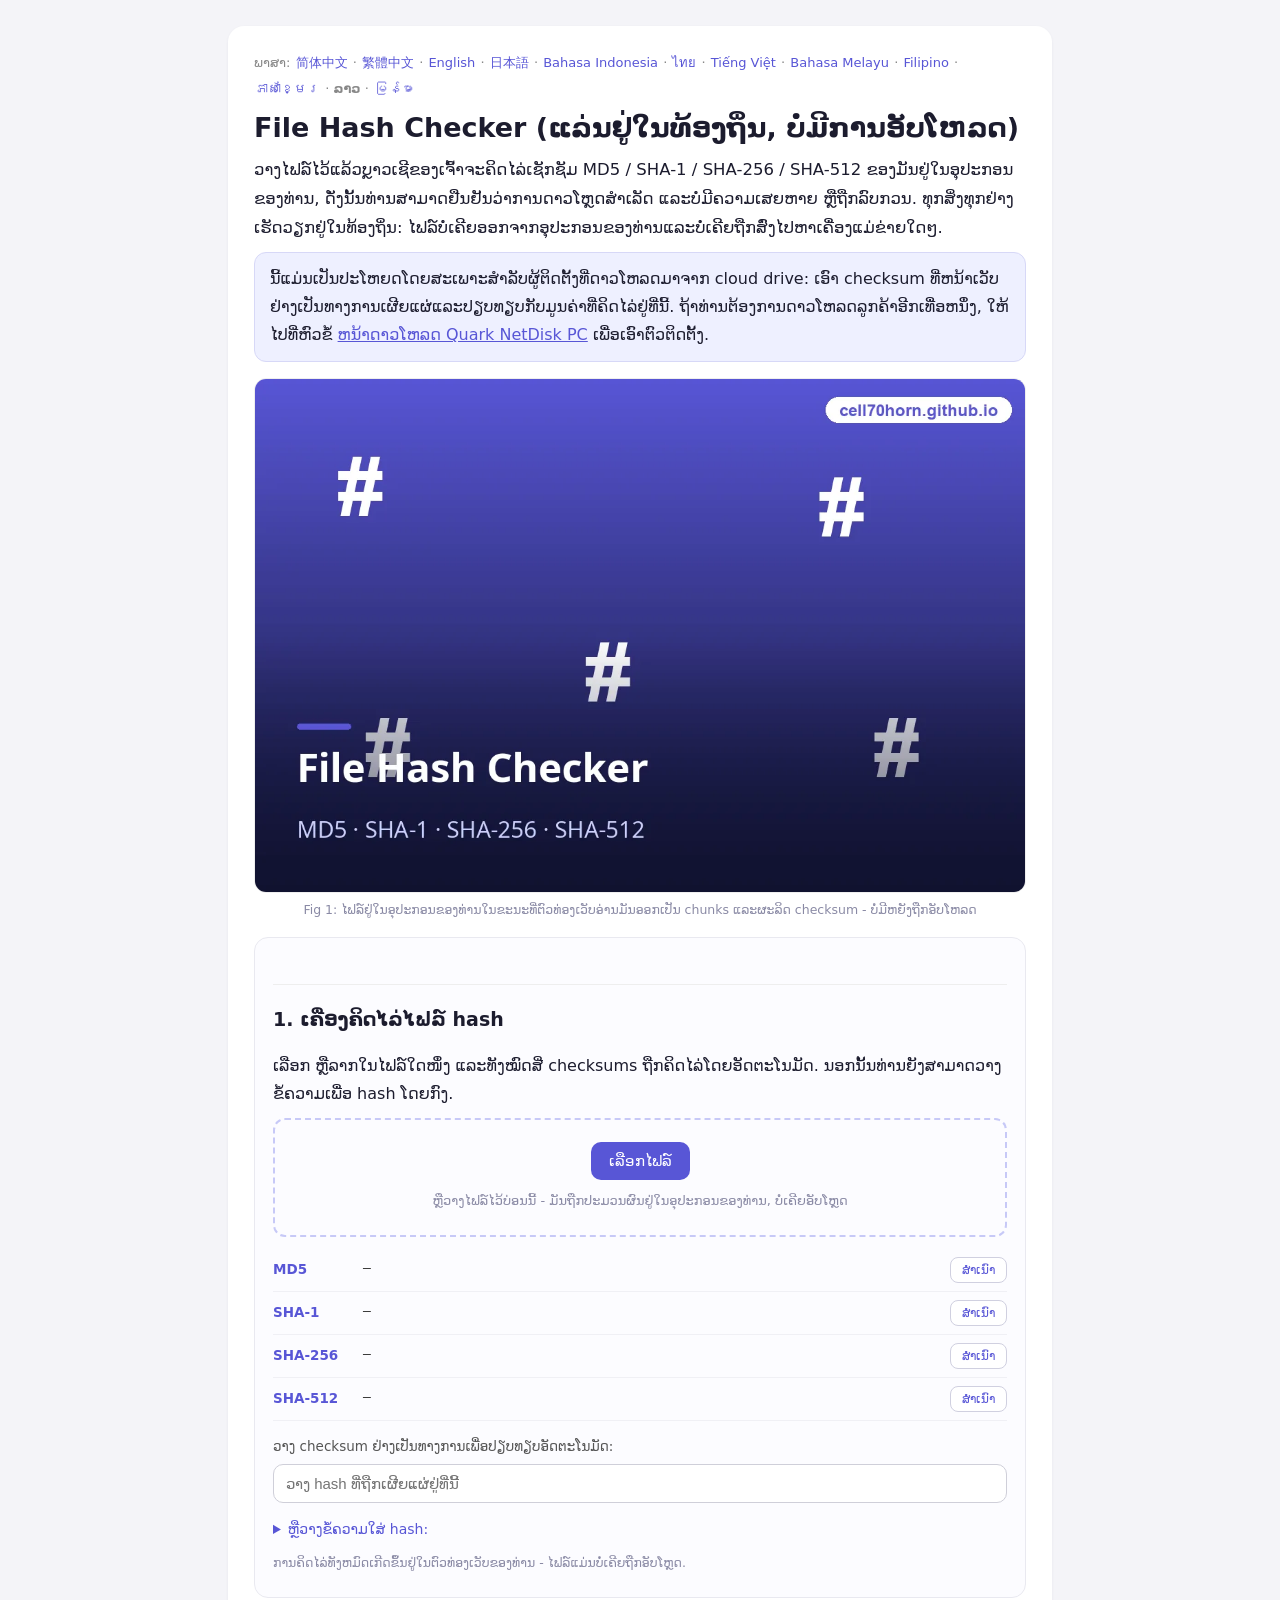
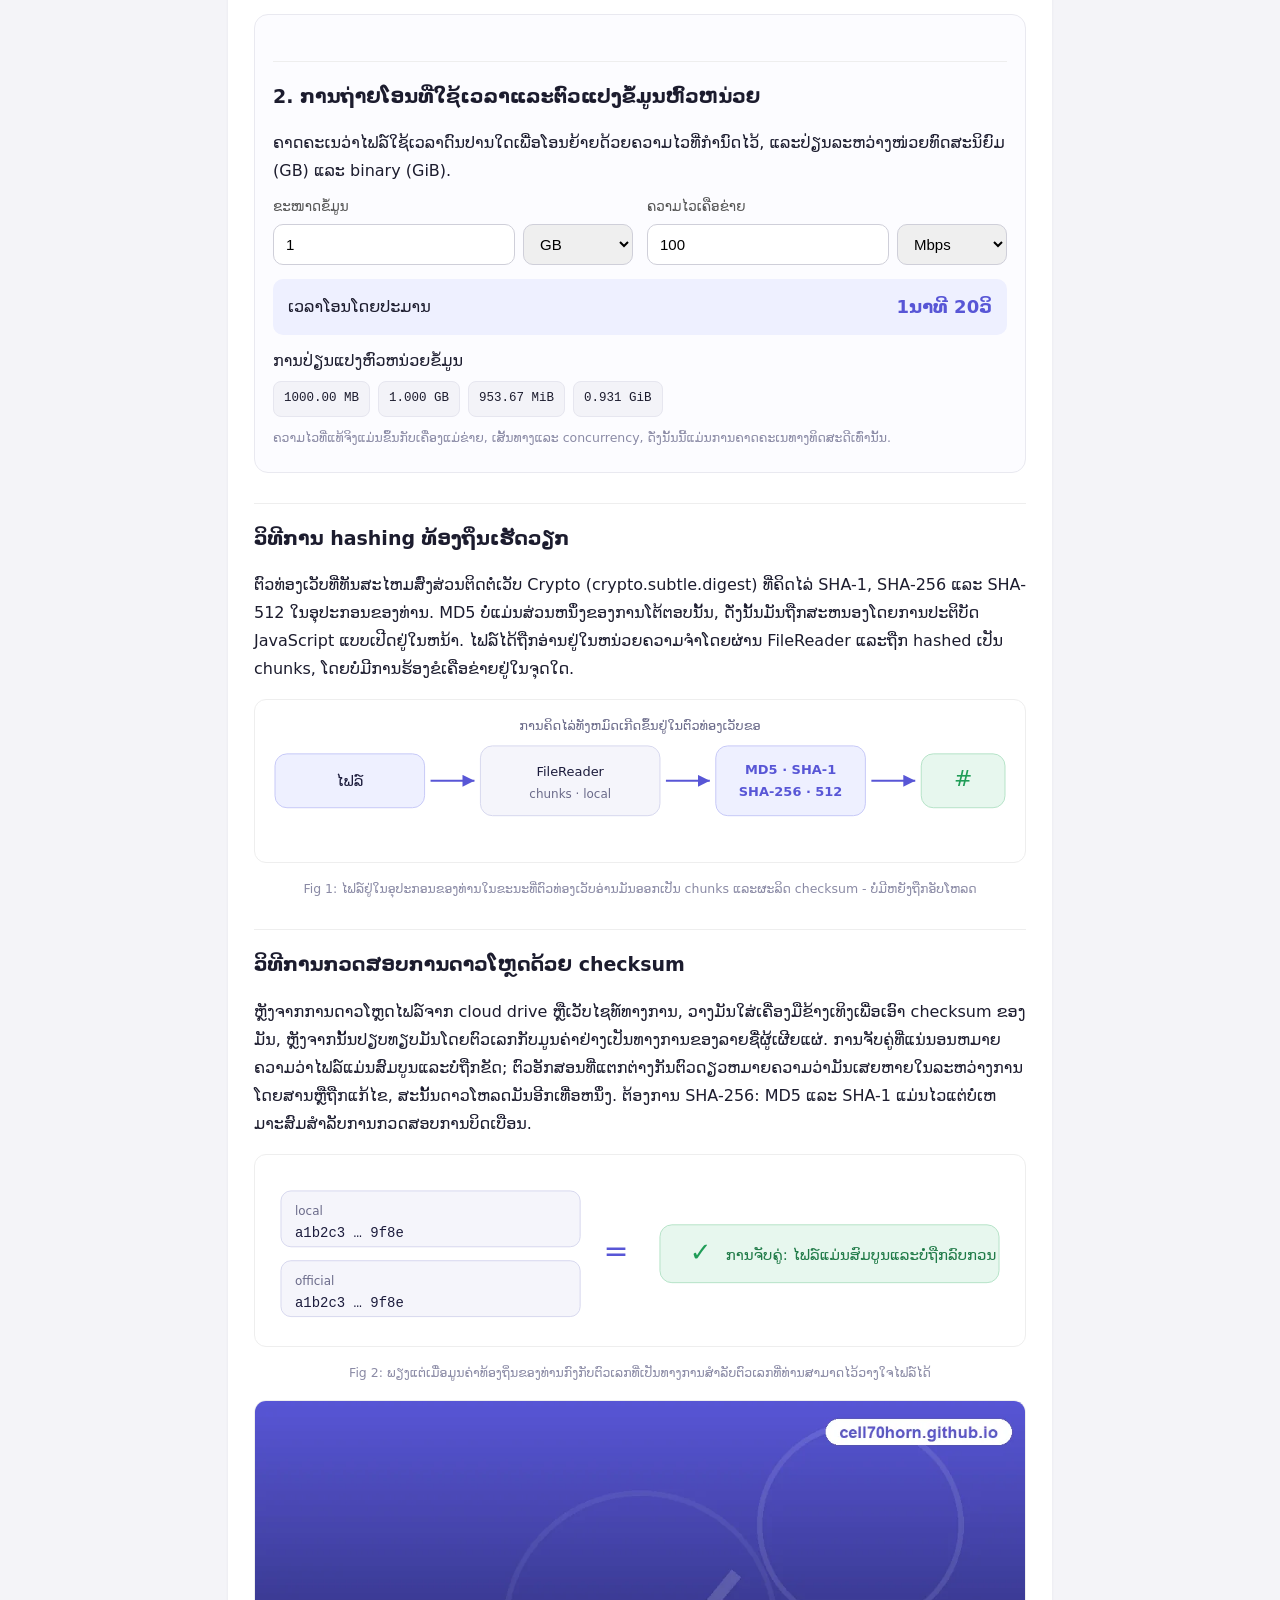
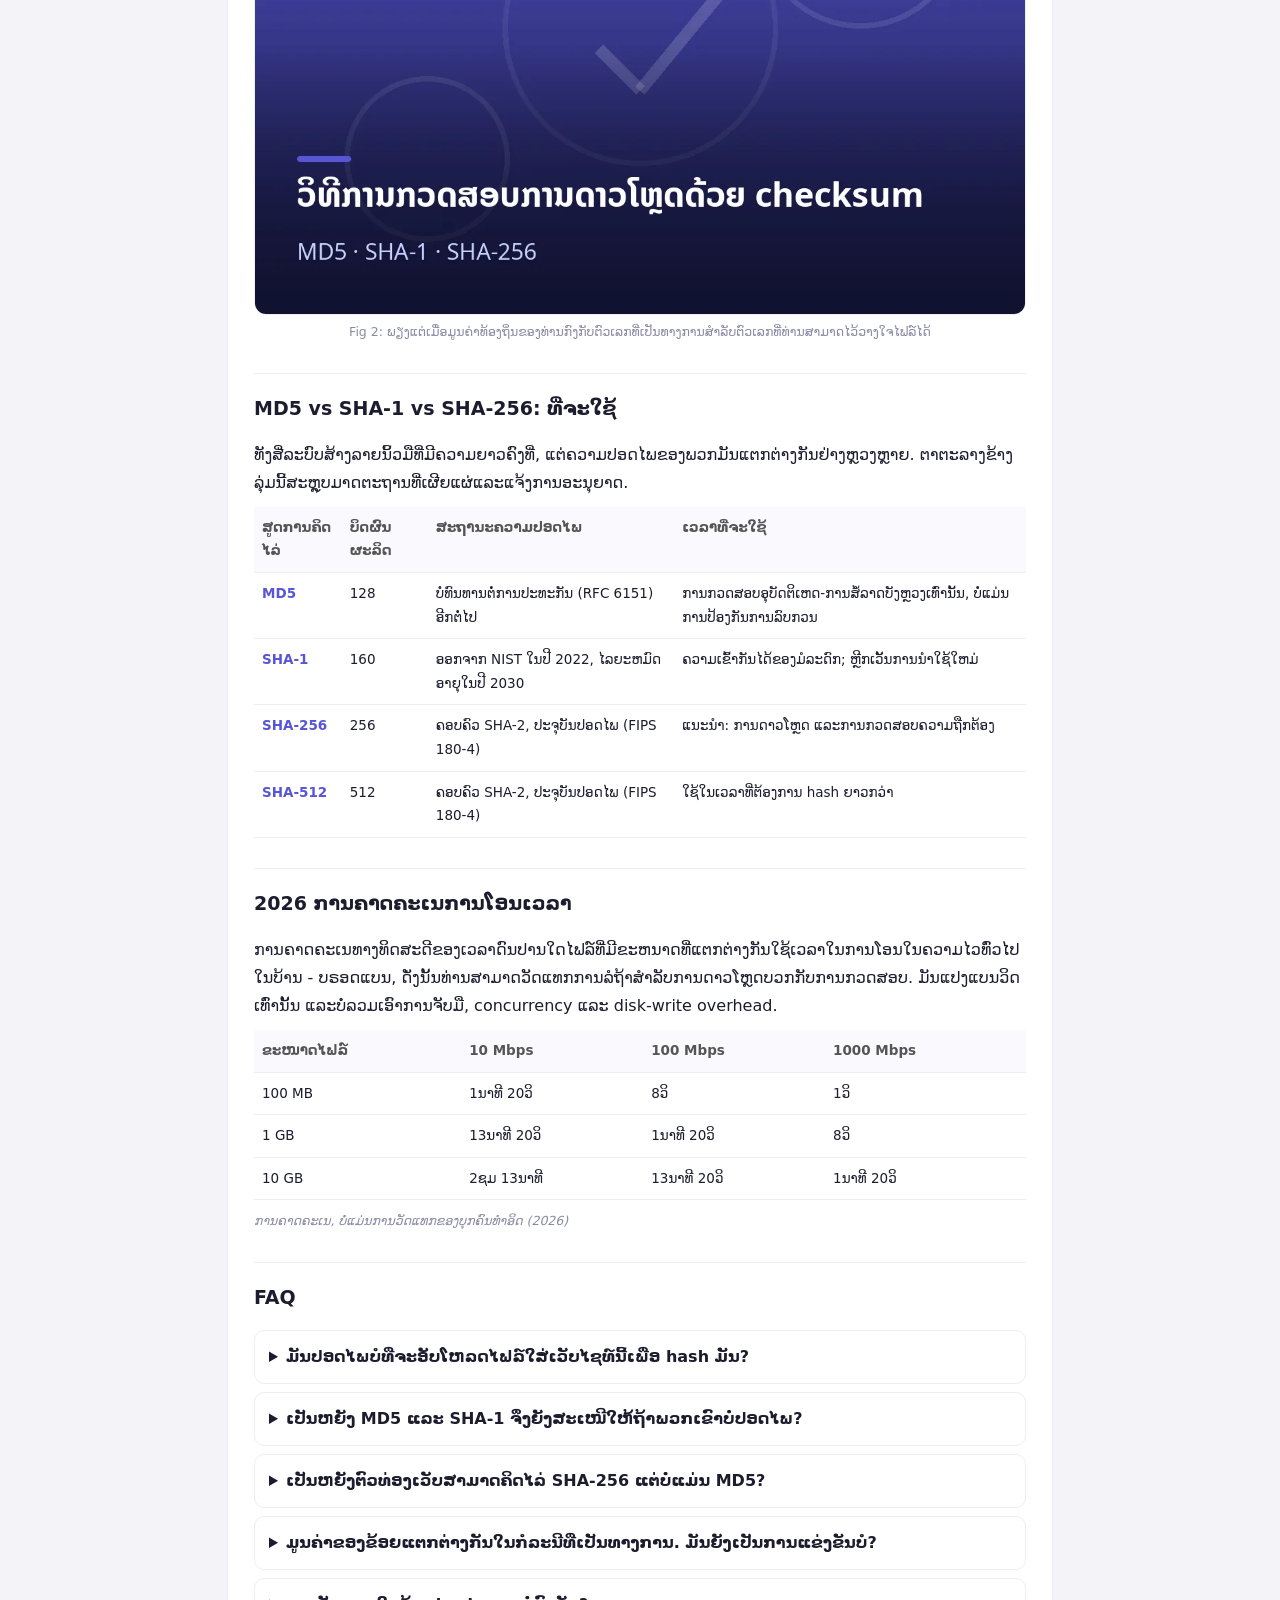
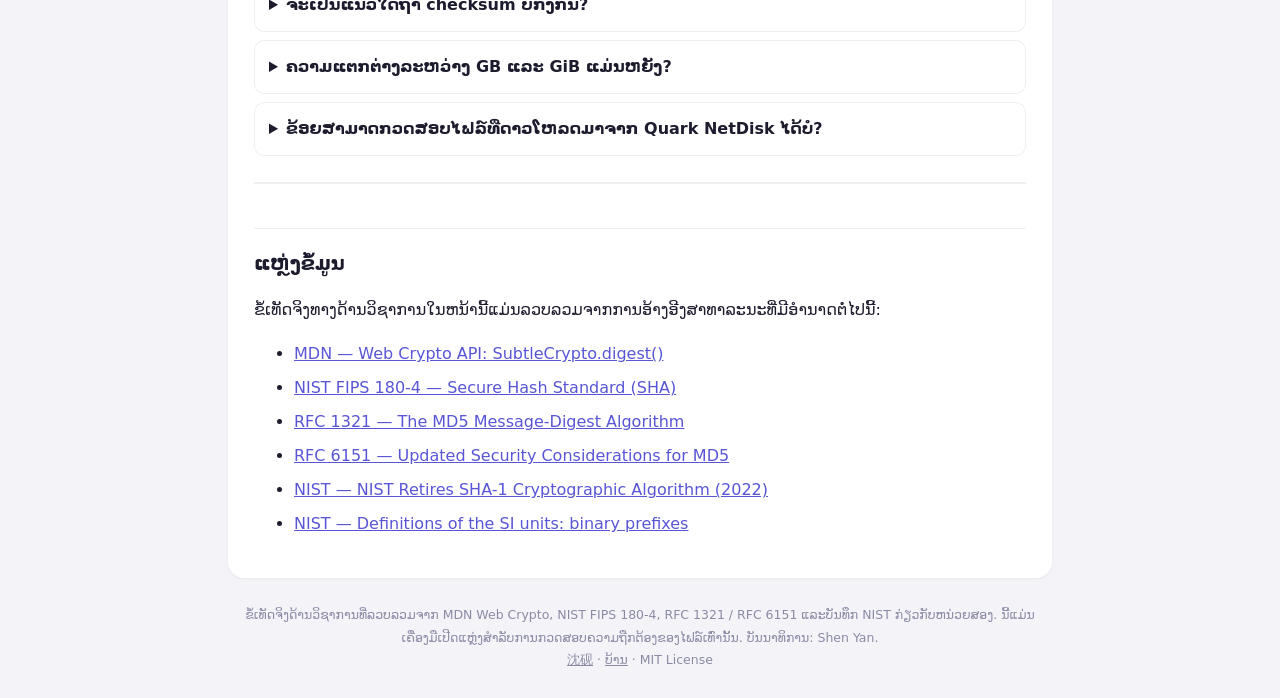
<file: lo/index.html>
<!DOCTYPE html><html lang="lo"><head><meta charset="utf-8">
<meta name="viewport" content="width=device-width,initial-scale=1">
<title>File Hash Checker - MD5/SHA-1/SHA-256 ໃນຕົວທ່ອງເວັບຂອງທ່ານ, ບໍ່ມີການອັບໂຫລດ</title>
<meta name="description" content="ຄິດໄລ່ MD5, SHA-1, SHA-256 ແລະ SHA-512 checksum ຂອງໄຟລ໌ຢູ່ໃນທ້ອງຖິ່ນໃນຕົວທ່ອງເວັບຂອງທ່ານ. ໄຟລ໌ບໍ່ເຄີຍອັບໂຫລດ; ທຸກສິ່ງທຸກຢ່າງດໍາເນີນການຂ້າງລູກຄ້າ. ລວມມີຕົວປ່ຽນເວລາໂອນ ແລະຕົວປ່ຽນຂໍ້ມູນເພື່ອຢັ້ງຢືນການດາວໂຫຼດຈາກ Quark NetDisk ແລະຄລາວອື່ນໆ.">
<meta name="author" content="沈砚">
<link rel="canonical" href="https://cell70horn.github.io/lo/">
<link rel="alternate" hreflang="zh-Hans" href="https://cell70horn.github.io/">
<link rel="alternate" hreflang="zh-Hant" href="https://cell70horn.github.io/zh-tw/">
<link rel="alternate" hreflang="en" href="https://cell70horn.github.io/en/">
<link rel="alternate" hreflang="ja" href="https://cell70horn.github.io/ja/">
<link rel="alternate" hreflang="id" href="https://cell70horn.github.io/id/">
<link rel="alternate" hreflang="th" href="https://cell70horn.github.io/th/">
<link rel="alternate" hreflang="vi" href="https://cell70horn.github.io/vi/">
<link rel="alternate" hreflang="ms" href="https://cell70horn.github.io/ms/">
<link rel="alternate" hreflang="fil" href="https://cell70horn.github.io/fil/">
<link rel="alternate" hreflang="km" href="https://cell70horn.github.io/km/">
<link rel="alternate" hreflang="lo" href="https://cell70horn.github.io/lo/">
<link rel="alternate" hreflang="my" href="https://cell70horn.github.io/my/">
<link rel="alternate" hreflang="x-default" href="https://cell70horn.github.io/">
<link rel="stylesheet" href="/style.css">
<script type="application/ld+json">
{
 "@context": "https://schema.org",
 "@graph": [
  {
   "@type": "WebApplication",
   "name": "File Hash Checker - MD5/SHA-1/SHA-256 ໃນຕົວທ່ອງເວັບຂອງທ່ານ, ບໍ່ມີການອັບໂຫລດ",
   "url": "https://cell70horn.github.io/lo/",
   "applicationCategory": "UtilitiesApplication",
   "operatingSystem": "Web browser",
   "browserRequirements": "Requires JavaScript",
   "inLanguage": "lo",
   "description": "ຄິດໄລ່ MD5, SHA-1, SHA-256 ແລະ SHA-512 checksum ຂອງໄຟລ໌ຢູ່ໃນທ້ອງຖິ່ນໃນຕົວທ່ອງເວັບຂອງທ່ານ. ໄຟລ໌ບໍ່ເຄີຍອັບໂຫລດ; ທຸກສິ່ງທຸກຢ່າງດໍາເນີນການຂ້າງລູກຄ້າ. ລວມມີຕົວປ່ຽນເວລາໂອນ ແລະຕົວປ່ຽນຂໍ້ມູນເພື່ອຢັ້ງຢືນການດາວໂຫຼດຈາກ Quark NetDisk ແລະຄລາວອື່ນໆ.",
   "isAccessibleForFree": true,
   "creator": {
    "@type": "Person",
    "name": "沈砚",
    "url": "https://cell70horn.github.io/about-shenyan/"
   },
   "offers": {
    "@type": "Offer",
    "price": "0",
    "priceCurrency": "USD"
   }
  },
  {
   "@type": "FAQPage",
   "inLanguage": "lo",
   "url": "https://cell70horn.github.io/lo/",
   "mainEntity": [
    {
     "@type": "Question",
     "name": "ມັນປອດໄພບໍທີ່ຈະອັບໂຫລດໄຟລ໌ໃສ່ເວັບໄຊທ໌ນີ້ເພື່ອ hash ມັນ?",
     "acceptedAnswer": {
      "@type": "Answer",
      "text": "ເຄື່ອງມືອັບໂຫລດບໍ່ມີຫຍັງ. ການຄຳນວນທັງໝົດເຮັດວຽກຢູ່ໃນບຼາວເຊີຂອງທ່ານໂດຍໃຊ້ Web Crypto ແລະສະຄຣິບໃນຕົວ, ໄຟລ໌ຈະບໍ່ອອກຈາກອຸປະກອນຂອງທ່ານ, ແລະມັນຍັງເຮັດວຽກແບບອອບໄລນ໌."
     }
    },
    {
     "@type": "Question",
     "name": "ເປັນຫຍັງ MD5 ແລະ SHA-1 ຈຶ່ງຍັງສະເໜີໃຫ້ຖ້າພວກເຂົາບໍ່ປອດໄພ?",
     "acceptedAnswer": {
      "@type": "Answer",
      "text": "ພວກເຂົາເຈົ້າແມ່ນໄວແລະປັບໄຫມສໍາລັບການຈັບການສໍ້ລາດບັງຫຼວງໂດຍບັງເອີນ, ແຕ່ການປະທະກັນສາມາດສ້າງໂດຍເຈດຕະນາ, ດັ່ງນັ້ນພວກເຂົາຕ້ອງບໍ່ຖືກນໍາໃຊ້ໃນການກວດສອບການຂັດຂວາງ. ໃຊ້ SHA-256 ເມື່ອຄວາມປອດໄພສຳຄັນ."
     }
    },
    {
     "@type": "Question",
     "name": "ເປັນຫຍັງຕົວທ່ອງເວັບສາມາດຄິດໄລ່ SHA-256 ແຕ່ບໍ່ແມ່ນ MD5?",
     "acceptedAnswer": {
      "@type": "Answer",
      "text": "ຕົວທ່ອງເວັບຂອງ Web Crypto interface ສົ່ງພຽງແຕ່ SHA-1/256/384/512, ບໍ່ແມ່ນ MD5. MD5 ໃນຫນ້ານີ້ແມ່ນມາຈາກການປະຕິບັດ JavaScript ແບບເປີດທີ່ເຮັດວຽກຢູ່ໃນທ້ອງຖິ່ນ."
     }
    },
    {
     "@type": "Question",
     "name": "ມູນຄ່າຂອງຂ້ອຍແຕກຕ່າງກັນໃນກໍລະນີທີ່ເປັນທາງການ. ມັນຍັງເປັນການແຂ່ງຂັນບໍ?",
     "acceptedAnswer": {
      "@type": "Answer",
      "text": "Hashes ແມ່ນບໍ່ຖືກຕົວພິມນ້ອຍໃຫຍ່ແລະມີພຽງແຕ່ເນື້ອໃນ hex ເທົ່ານັ້ນ. ເມື່ອປຽບທຽບ, ເຄື່ອງມືບໍ່ສົນໃຈຕົວພິມໃຫຍ່ ແລະຍະຫວ່າງ, ສະນັ້ນ ລຳດັບຕົວອັກສອນທີ່ຄືກັນນັບເປັນການຈັບຄູ່."
     }
    },
    {
     "@type": "Question",
     "name": "ຈະເປັນແນວໃດຖ້າ checksum ບໍ່ກົງກັນ?",
     "acceptedAnswer": {
      "@type": "Answer",
      "text": "ມັນຫມາຍຄວາມວ່າໄຟລ໌ເສຍຫາຍໃນລະຫວ່າງການດາວໂຫລດຫຼືປ່ຽນແປງ. ລຶບມັນອອກແລ້ວດາວໂຫລດອີກຄັ້ງ, ໂດຍວິທີທາງການຈາກແຫຼ່ງທີ່ເປັນທາງການ, ຈາກນັ້ນໃຫ້ກວດສອບອີກຄັ້ງ."
     }
    },
    {
     "@type": "Question",
     "name": "ຄວາມແຕກຕ່າງລະຫວ່າງ GB ແລະ GiB ແມ່ນຫຍັງ?",
     "acceptedAnswer": {
      "@type": "Answer",
      "text": "GB ແມ່ນອັດຕານິຍົມ (ຖານ 1000) ແລະ GiB ແມ່ນຖານສອງ (ຖານ 1024, ມາດຕະຖານ IEC). 1 GiB ແມ່ນປະມານ 1.074 GB, ເຊິ່ງເປັນເຫດຜົນຫນຶ່ງທີ່ຄວາມສາມາດໂຄສະນາແຕກຕ່າງຈາກສິ່ງທີ່ລະບົບສະແດງໃຫ້ເຫັນ."
     }
    },
    {
     "@type": "Question",
     "name": "ຂ້ອຍສາມາດກວດສອບໄຟລ໌ທີ່ດາວໂຫລດມາຈາກ Quark NetDisk ໄດ້ບໍ?",
     "acceptedAnswer": {
      "@type": "Answer",
      "text": "ແມ່ນແລ້ວ. ຫຼັງຈາກການດາວໂຫຼດຈາກ Quark NetDisk, ວາງໄຟລ໌ເຂົ້າໄປໃນເຄື່ອງມືນີ້ເພື່ອເອົາ SHA-256 ຂອງມັນແລະປຽບທຽບກັບ checksum ທີ່ຜູ້ຈັດພິມສະຫນອງເພື່ອຢືນຢັນວ່າການດາວໂຫຼດແມ່ນສໍາເລັດແລະເຊື່ອຖືໄດ້."
     }
    }
   ]
  }
 ]
}
</script>
</head>
<body><div class="wrap"><main>
<nav class="lang">ພາສາ: <a href="/">简体中文</a> · <a href="/zh-tw/">繁體中文</a> · <a href="/en/">English</a> · <a href="/ja/">日本語</a> · <a href="/id/">Bahasa Indonesia</a> · <a href="/th/">ไทย</a> · <a href="/vi/">Tiếng Việt</a> · <a href="/ms/">Bahasa Melayu</a> · <a href="/fil/">Filipino</a> · <a href="/km/">ភាសាខ្មែរ</a> · <strong>ລາວ</strong> · <a href="/my/">မြန်မာ</a></nav>
<h1>File Hash Checker (ແລ່ນຢູ່ໃນທ້ອງຖິ່ນ, ບໍ່ມີການອັບໂຫລດ)</h1>
<p class="lead">ວາງໄຟລ໌ໄວ້ແລ້ວບຼາວເຊີຂອງເຈົ້າຈະຄິດໄລ່ເຊັກຊັມ MD5 / SHA-1 / SHA-256 / SHA-512 ຂອງມັນຢູ່ໃນອຸປະກອນຂອງທ່ານ, ດັ່ງນັ້ນທ່ານສາມາດຢືນຢັນວ່າການດາວໂຫຼດສໍາເລັດ ແລະບໍ່ມີຄວາມເສຍຫາຍ ຫຼືຖືກລົບກວນ. ທຸກສິ່ງທຸກຢ່າງເຮັດວຽກຢູ່ໃນທ້ອງຖິ່ນ: ໄຟລ໌ບໍ່ເຄີຍອອກຈາກອຸປະກອນຂອງທ່ານແລະບໍ່ເຄີຍຖືກສົ່ງໄປຫາເຄື່ອງແມ່ຂ່າຍໃດໆ.</p>
<p class="cta">ນີ້ແມ່ນເປັນປະໂຫຍດໂດຍສະເພາະສໍາລັບຜູ້ຕິດຕັ້ງທີ່ດາວໂຫລດມາຈາກ cloud drive: ເອົາ checksum ທີ່ຫນ້າເວັບຢ່າງເປັນທາງການເຜີຍແຜ່ແລະປຽບທຽບກັບມູນຄ່າທີ່ຄິດໄລ່ຢູ່ທີ່ນີ້. ຖ້າທ່ານຕ້ອງການດາວໂຫລດລູກຄ້າອີກເທື່ອຫນຶ່ງ, ໃຫ້ໄປທີ່ຫົວຂໍ້ <a href="https://quarknetdisk.com/download/">ຫນ້າດາວໂຫລດ Quark NetDisk PC</a> ເພື່ອເອົາຕົວຕິດຕັ້ງ.</p>
<figure class="i4png"><picture><source type="image/webp" srcset="/img/cover_lo.webp"><img src="/img/cover_lo.png" alt="ແຜນວາດຂອງບຣາວເຊີທີ່ຄຳນວນໄຟລ໌ທີ່ແຝງຢູ່ໃນເຄື່ອງໂດຍບໍ່ຕ້ອງອັບໂຫລດ" fetchpriority="high" width="1120" height="746" style="width:100%;height:auto;border-radius:12px;border:1px solid #eee"></picture><figcaption>Fig 1: ໄຟລ໌ຢູ່ໃນອຸປະກອນຂອງທ່ານໃນຂະນະທີ່ຕົວທ່ອງເວັບອ່ານມັນອອກເປັນ chunks ແລະຜະລິດ checksum - ບໍ່ມີຫຍັງຖືກອັບໂຫລດ</figcaption></figure>
<section class="tool" id="hash"><h2>1. ເຄື່ອງຄິດໄລ່ໄຟລ໌ hash</h2><p>ເລືອກ ຫຼືລາກໃນໄຟລ໌ໃດໜຶ່ງ ແລະທັງໝົດສີ່ checksums ຖືກຄິດໄລ່ໂດຍອັດຕະໂນມັດ. ນອກນັ້ນທ່ານຍັງສາມາດວາງຂໍ້ຄວາມເພື່ອ hash ໂດຍກົງ.</p><div id="drop" class="drop"><input type="file" id="file" hidden><button type="button" id="pick" class="btn">ເລືອກໄຟລ໌</button><div class="dh">ຫຼືວາງໄຟລ໌ໄວ້ບ່ອນນີ້ - ມັນຖືກປະມວນຜົນຢູ່ໃນອຸປະກອນຂອງທ່ານ, ບໍ່ເຄີຍອັບໂຫຼດ</div></div><div id="meta" class="meta" hidden><b id="fn"></b> · <span id="fs"></span></div><div class="hres"><div class="hrow"><span class="halg">MD5</span><code class="hval" id="h_md5">—</code><button class="cp" data-for="h_md5" type="button">ສຳເນົາ</button></div><div class="hrow"><span class="halg">SHA-1</span><code class="hval" id="h_sha1">—</code><button class="cp" data-for="h_sha1" type="button">ສຳເນົາ</button></div><div class="hrow"><span class="halg">SHA-256</span><code class="hval" id="h_sha256">—</code><button class="cp" data-for="h_sha256" type="button">ສຳເນົາ</button></div><div class="hrow"><span class="halg">SHA-512</span><code class="hval" id="h_sha512">—</code><button class="cp" data-for="h_sha512" type="button">ສຳເນົາ</button></div></div><div class="cmp"><label>ວາງ checksum ຢ່າງເປັນທາງການເພື່ອປຽບທຽບອັດຕະໂນມັດ:</label><input type="text" id="exp" placeholder="ວາງ hash ທີ່ຖືກເຜີຍແຜ່ຢູ່ທີ່ນີ້" autocomplete="off" spellcheck="false"><div id="cmpr" class="cmpr"></div></div><details class="txt"><summary>ຫຼືວາງຂໍ້ຄວາມໃສ່ hash:</summary><textarea id="txt" rows="3" placeholder="ວາງຂໍ້ຄວາມທີ່ທ່ານຕ້ອງການ hash ທີ່ນີ້"></textarea><button type="button" id="htxt" class="btn">ຂໍ້ຄວາມ Hash</button></details><p class="note">ການ​ຄິດ​ໄລ່​ທັງ​ຫມົດ​ເກີດ​ຂຶ້ນ​ຢູ່​ໃນ​ຕົວ​ທ່ອງ​ເວັບ​ຂອງ​ທ່ານ - ໄຟລ​໌​ແມ່ນ​ບໍ່​ເຄີຍ​ຖືກ​ອັບ​ໂຫຼດ​.</p></section><section class="tool" id="conv"><h2>2. ການ​ຖ່າຍ​ໂອນ​ທີ່​ໃຊ້​ເວ​ລາ​ແລະ​ຕົວ​ແປງ​ຂໍ້​ມູນ​ຫົວ​ຫນ່ວຍ​</h2><p>ຄາດຄະເນວ່າໄຟລ໌ໃຊ້ເວລາດົນປານໃດເພື່ອໂອນຍ້າຍດ້ວຍຄວາມໄວທີ່ກຳນົດໄວ້, ແລະປ່ຽນລະຫວ່າງໜ່ວຍທົດສະນິຍົມ (GB) ແລະ binary (GiB).</p><div class="cv"><div class="cvg"><label>ຂະໜາດຂໍ້ມູນ</label><div class="cvin"><input type="number" id="sz" value="1" min="0" step="any"><select id="szu"><option value="1e6">MB</option><option value="1e9" selected>GB</option><option value="1e12">TB</option><option value="1048576">MiB</option><option value="1073741824">GiB</option><option value="1099511627776">TiB</option></select></div></div><div class="cvg"><label>ຄວາມໄວເຄືອຂ່າຍ</label><div class="cvin"><input type="number" id="sp" value="100" min="0" step="any"><select id="spu"><option value="mbps" selected>Mbps</option><option value="mbs">MB/s</option><option value="gbps">Gbps</option></select></div></div></div><div class="cvout"><span>ເວລາໂອນໂດຍປະມານ</span><b id="ttime">—</b></div><div class="cvtab"><span>ການ​ປ່ຽນ​ແປງ​ຫົວ​ຫນ່ວຍ​ຂໍ້​ມູນ​</span><div id="units" class="units"></div></div><p class="note">ຄວາມໄວທີ່ແທ້ຈິງແມ່ນຂຶ້ນກັບເຄື່ອງແມ່ຂ່າຍ, ເສັ້ນທາງແລະ concurrency, ດັ່ງນັ້ນນີ້ແມ່ນການຄາດຄະເນທາງທິດສະດີເທົ່ານັ້ນ.</p></section>
<h2>ວິທີການ hashing ທ້ອງຖິ່ນເຮັດວຽກ</h2><p>ຕົວທ່ອງເວັບທີ່ທັນສະໄຫມສົ່ງສ່ວນຕິດຕໍ່ເວັບ Crypto (crypto.subtle.digest) ທີ່ຄິດໄລ່ SHA-1, SHA-256 ແລະ SHA-512 ໃນອຸປະກອນຂອງທ່ານ. MD5 ບໍ່ແມ່ນສ່ວນຫນຶ່ງຂອງການໂຕ້ຕອບນັ້ນ, ດັ່ງນັ້ນມັນຖືກສະຫນອງໂດຍການປະຕິບັດ JavaScript ແບບເປີດຢູ່ໃນຫນ້າ. ໄຟລ໌ໄດ້ຖືກອ່ານຢູ່ໃນຫນ່ວຍຄວາມຈໍາໂດຍຜ່ານ FileReader ແລະຖືກ hashed ເປັນ chunks, ໂດຍບໍ່ມີການຮ້ອງຂໍເຄືອຂ່າຍຢູ່ໃນຈຸດໃດ.</p><figure class="dgm-f"><svg viewBox="0 0 760 150" xmlns="http://www.w3.org/2000/svg" role="img" aria-label="ແຜນວາດຂອງບຣາວເຊີທີ່ຄຳນວນໄຟລ໌ທີ່ແຝງຢູ່ໃນເຄື່ອງໂດຍບໍ່ຕ້ອງອັບໂຫລດ" class="dgm"><defs><marker id="ar" markerWidth="9" markerHeight="9" refX="6" refY="3" orient="auto"><path d="M0,0 L6,3 L0,6 Z" fill="#5856d6"/></marker></defs><rect x="14" y="48" width="150" height="54" rx="12" fill="#eef0ff" stroke="#c7c9f7"/><text x="89" y="80" text-anchor="middle" font-family="system-ui,Arial" font-size="15" fill="#1c1c3c">ໄຟລ໌</text><line x1="170" y1="75" x2="214" y2="75" stroke="#5856d6" stroke-width="2" marker-end="url(#ar)"/><rect x="220" y="40" width="180" height="70" rx="12" fill="#f5f5fb" stroke="#d7d8ee"/><text x="310" y="70" text-anchor="middle" font-family="system-ui,Arial" font-size="13" fill="#1c1c3c">FileReader</text><text x="310" y="92" text-anchor="middle" font-family="system-ui,Arial" font-size="12" fill="#6b6b8a">chunks · local</text><line x1="406" y1="75" x2="450" y2="75" stroke="#5856d6" stroke-width="2" marker-end="url(#ar)"/><rect x="456" y="40" width="150" height="70" rx="12" fill="#eef0ff" stroke="#c7c9f7"/><text x="531" y="68" text-anchor="middle" font-family="system-ui,Arial" font-size="13" fill="#5856d6" font-weight="700">MD5 · SHA-1</text><text x="531" y="90" text-anchor="middle" font-family="system-ui,Arial" font-size="13" fill="#5856d6" font-weight="700">SHA-256 · 512</text><line x1="612" y1="75" x2="656" y2="75" stroke="#5856d6" stroke-width="2" marker-end="url(#ar)"/><rect x="662" y="48" width="84" height="54" rx="12" fill="#e7f7ee" stroke="#b6e3c8"/><text x="704" y="80" text-anchor="middle" font-family="system-ui,Arial" font-size="22" fill="#1f9d57">#</text><text x="380" y="24" text-anchor="middle" font-family="system-ui,Arial" font-size="13" fill="#6b6b8a">ການ​ຄິດ​ໄລ່​ທັງ​ຫມົດ​ເກີດ​ຂຶ້ນ​ຢູ່​ໃນ​ຕົວ​ທ່ອງ​ເວັບ​ຂອ</text></svg><figcaption>Fig 1: ໄຟລ໌ຢູ່ໃນອຸປະກອນຂອງທ່ານໃນຂະນະທີ່ຕົວທ່ອງເວັບອ່ານມັນອອກເປັນ chunks ແລະຜະລິດ checksum - ບໍ່ມີຫຍັງຖືກອັບໂຫລດ</figcaption></figure>
<h2>ວິທີການກວດສອບການດາວໂຫຼດດ້ວຍ checksum</h2><p>ຫຼັງຈາກການດາວໂຫຼດໄຟລ໌ຈາກ cloud drive ຫຼືເວັບໄຊທ໌ທາງການ, ວາງມັນໃສ່ເຄື່ອງມືຂ້າງເທິງເພື່ອເອົາ checksum ຂອງມັນ, ຫຼັງຈາກນັ້ນປຽບທຽບມັນໂດຍຕົວເລກກັບມູນຄ່າຢ່າງເປັນທາງການຂອງລາຍຊື່ຜູ້ເຜີຍແຜ່. ການຈັບຄູ່ທີ່ແນ່ນອນຫມາຍຄວາມວ່າໄຟລ໌ແມ່ນສົມບູນແລະບໍ່ຖືກຂັດ; ຕົວອັກສອນທີ່ແຕກຕ່າງກັນຕົວດຽວຫມາຍຄວາມວ່າມັນເສຍຫາຍໃນລະຫວ່າງການໂດຍສານຫຼືຖືກແກ້ໄຂ, ສະນັ້ນດາວໂຫລດມັນອີກເທື່ອຫນຶ່ງ. ຕ້ອງການ SHA-256: MD5 ແລະ SHA-1 ແມ່ນໄວແຕ່ບໍ່ເຫມາະສົມສໍາລັບການກວດສອບການບິດເບືອນ.</p><figure class="dgm-f"><svg viewBox="0 0 760 180" xmlns="http://www.w3.org/2000/svg" role="img" aria-label="ແຜນຜັງຂັ້ນຕອນການປຽບທຽບ hash ທີ່ຄຳນວນຢູ່ໃນທ້ອງຖິ່ນກັບຄ່າທີ່ເຜີຍແຜ່ຢ່າງເປັນທາງການ" class="dgm"><rect x="20" y="30" width="300" height="56" rx="10" fill="#f5f5fb" stroke="#d7d8ee"/><text x="34" y="54" font-family="system-ui,Arial" font-size="12" fill="#6b6b8a">local</text><text x="34" y="76" font-family="ui-monospace,Consolas,monospace" font-size="14" fill="#1c1c3c">a1b2c3 … 9f8e</text><rect x="20" y="100" width="300" height="56" rx="10" fill="#f5f5fb" stroke="#d7d8ee"/><text x="34" y="124" font-family="system-ui,Arial" font-size="12" fill="#6b6b8a">official</text><text x="34" y="146" font-family="ui-monospace,Consolas,monospace" font-size="14" fill="#1c1c3c">a1b2c3 … 9f8e</text><text x="356" y="100" text-anchor="middle" font-family="system-ui,Arial" font-size="30" fill="#5856d6">=</text><rect x="400" y="64" width="340" height="58" rx="12" fill="#e7f7ee" stroke="#b6e3c8"/><text x="430" y="100" font-family="system-ui,Arial" font-size="26" fill="#1f9d57">✓</text><text x="466" y="99" font-family="system-ui,Arial" font-size="15" fill="#1f7a47">ການຈັບຄູ່: ໄຟລ໌ແມ່ນສົມບູນແລະບໍ່ຖືກລົບກວນ</text></svg><figcaption>Fig 2: ພຽງແຕ່ເມື່ອມູນຄ່າທ້ອງຖິ່ນຂອງທ່ານກົງກັບຕົວເລກທີ່ເປັນທາງການສໍາລັບຕົວເລກທີ່ທ່ານສາມາດໄວ້ວາງໃຈໄຟລ໌ໄດ້</figcaption></figure>
<figure class="i4png"><picture><source type="image/webp" srcset="/img/board_lo.webp"><img src="/img/board_lo.png" alt="ແຜນຜັງຂັ້ນຕອນການປຽບທຽບ hash ທີ່ຄຳນວນຢູ່ໃນທ້ອງຖິ່ນກັບຄ່າທີ່ເຜີຍແຜ່ຢ່າງເປັນທາງການ" loading="lazy" width="1120" height="746" style="width:100%;height:auto;border-radius:12px;border:1px solid #eee"></picture><figcaption>Fig 2: ພຽງແຕ່ເມື່ອມູນຄ່າທ້ອງຖິ່ນຂອງທ່ານກົງກັບຕົວເລກທີ່ເປັນທາງການສໍາລັບຕົວເລກທີ່ທ່ານສາມາດໄວ້ວາງໃຈໄຟລ໌ໄດ້</figcaption></figure>
<h2>MD5 vs SHA-1 vs SHA-256: ທີ່ຈະໃຊ້</h2><p>ທັງສີ່ລະບົບສ້າງລາຍນິ້ວມືທີ່ມີຄວາມຍາວຄົງທີ່, ແຕ່ຄວາມປອດໄພຂອງພວກມັນແຕກຕ່າງກັນຢ່າງຫຼວງຫຼາຍ. ຕາຕະລາງຂ້າງລຸ່ມນີ້ສະຫຼຸບມາດຕະຖານທີ່ເຜີຍແຜ່ແລະແຈ້ງການອະນຸຍາດ.</p><table class="cmp-t"><thead><tr><th>ສູດການຄິດໄລ່</th><th>ບິດຜົນຜະລິດ</th><th>ສະຖານະຄວາມປອດໄພ</th><th>ເວລາທີ່ຈະໃຊ້</th></tr></thead><tbody><tr><td class="halg">MD5</td><td>128</td><td>ບໍ່ທົນທານຕໍ່ການປະທະກັນ (RFC 6151) ອີກຕໍ່ໄປ</td><td>ການກວດສອບອຸບັດຕິເຫດ-ການສໍ້ລາດບັງຫຼວງເທົ່ານັ້ນ, ບໍ່ແມ່ນການປ້ອງກັນການລົບກວນ</td></tr><tr><td class="halg">SHA-1</td><td>160</td><td>ອອກຈາກ NIST ໃນປີ 2022, ໄລຍະຫມົດອາຍຸໃນປີ 2030</td><td>ຄວາມເຂົ້າກັນໄດ້ຂອງມໍລະດົກ; ຫຼີກເວັ້ນການນໍາໃຊ້ໃຫມ່</td></tr><tr><td class="halg">SHA-256</td><td>256</td><td>ຄອບຄົວ SHA-2, ປະຈຸບັນປອດໄພ (FIPS 180-4)</td><td>ແນະນຳ: ການດາວໂຫຼດ ແລະການກວດສອບຄວາມຖືກຕ້ອງ</td></tr><tr><td class="halg">SHA-512</td><td>512</td><td>ຄອບຄົວ SHA-2, ປະຈຸບັນປອດໄພ (FIPS 180-4)</td><td>ໃຊ້ໃນເວລາທີ່ຕ້ອງການ hash ຍາວກວ່າ</td></tr></tbody></table>
<section id="i4data" class="data"><h2>2026 ການ​ຄາດ​ຄະ​ເນ​ການ​ໂອນ​ເວ​ລາ​</h2><p>ການຄາດຄະເນທາງທິດສະດີຂອງເວລາດົນປານໃດໄຟລ໌ທີ່ມີຂະຫນາດທີ່ແຕກຕ່າງກັນໃຊ້ເວລາໃນການໂອນໃນຄວາມໄວທົ່ວໄປໃນບ້ານ - ບຣອດແບນ, ດັ່ງນັ້ນທ່ານສາມາດວັດແທກການລໍຖ້າສໍາລັບການດາວໂຫຼດບວກກັບການກວດສອບ. ມັນແປງແບນວິດເທົ່ານັ້ນ ແລະບໍ່ລວມເອົາການຈັບມື, concurrency ແລະ disk-write overhead.</p><table class="cmp-t"><thead><tr><th>ຂະໜາດໄຟລ໌</th><th>10 Mbps</th><th>100 Mbps</th><th>1000 Mbps</th></tr></thead><tbody><tr><td>100 MB</td><td>1ນາທີ 20ວິ</td><td>8ວິ</td><td>1ວິ</td></tr><tr><td>1 GB</td><td>13ນາທີ 20ວິ</td><td>1ນາທີ 20ວິ</td><td>8ວິ</td></tr><tr><td>10 GB</td><td>2ຊມ 13ນາທີ</td><td>13ນາທີ 20ວິ</td><td>1ນາທີ 20ວິ</td></tr></tbody></table><p class="note est">ການຄາດຄະເນ, ບໍ່ແມ່ນການວັດແທກຂອງບຸກຄົນທໍາອິດ (2026)</p></section>
<section class="faqs"><h2>FAQ</h2><details class="faq"><summary>ມັນປອດໄພບໍທີ່ຈະອັບໂຫລດໄຟລ໌ໃສ່ເວັບໄຊທ໌ນີ້ເພື່ອ hash ມັນ?</summary><div>ເຄື່ອງມືອັບໂຫລດບໍ່ມີຫຍັງ. ການຄຳນວນທັງໝົດເຮັດວຽກຢູ່ໃນບຼາວເຊີຂອງທ່ານໂດຍໃຊ້ Web Crypto ແລະສະຄຣິບໃນຕົວ, ໄຟລ໌ຈະບໍ່ອອກຈາກອຸປະກອນຂອງທ່ານ, ແລະມັນຍັງເຮັດວຽກແບບອອບໄລນ໌.</div></details><details class="faq"><summary>ເປັນຫຍັງ MD5 ແລະ SHA-1 ຈຶ່ງຍັງສະເໜີໃຫ້ຖ້າພວກເຂົາບໍ່ປອດໄພ?</summary><div>ພວກເຂົາເຈົ້າແມ່ນໄວແລະປັບໄຫມສໍາລັບການຈັບການສໍ້ລາດບັງຫຼວງໂດຍບັງເອີນ, ແຕ່ການປະທະກັນສາມາດສ້າງໂດຍເຈດຕະນາ, ດັ່ງນັ້ນພວກເຂົາຕ້ອງບໍ່ຖືກນໍາໃຊ້ໃນການກວດສອບການຂັດຂວາງ. ໃຊ້ SHA-256 ເມື່ອຄວາມປອດໄພສຳຄັນ.</div></details><details class="faq"><summary>ເປັນຫຍັງຕົວທ່ອງເວັບສາມາດຄິດໄລ່ SHA-256 ແຕ່ບໍ່ແມ່ນ MD5?</summary><div>ຕົວທ່ອງເວັບຂອງ Web Crypto interface ສົ່ງພຽງແຕ່ SHA-1/256/384/512, ບໍ່ແມ່ນ MD5. MD5 ໃນຫນ້ານີ້ແມ່ນມາຈາກການປະຕິບັດ JavaScript ແບບເປີດທີ່ເຮັດວຽກຢູ່ໃນທ້ອງຖິ່ນ.</div></details><details class="faq"><summary>ມູນຄ່າຂອງຂ້ອຍແຕກຕ່າງກັນໃນກໍລະນີທີ່ເປັນທາງການ. ມັນຍັງເປັນການແຂ່ງຂັນບໍ?</summary><div>Hashes ແມ່ນບໍ່ຖືກຕົວພິມນ້ອຍໃຫຍ່ແລະມີພຽງແຕ່ເນື້ອໃນ hex ເທົ່ານັ້ນ. ເມື່ອປຽບທຽບ, ເຄື່ອງມືບໍ່ສົນໃຈຕົວພິມໃຫຍ່ ແລະຍະຫວ່າງ, ສະນັ້ນ ລຳດັບຕົວອັກສອນທີ່ຄືກັນນັບເປັນການຈັບຄູ່.</div></details><details class="faq"><summary>ຈະເປັນແນວໃດຖ້າ checksum ບໍ່ກົງກັນ?</summary><div>ມັນຫມາຍຄວາມວ່າໄຟລ໌ເສຍຫາຍໃນລະຫວ່າງການດາວໂຫລດຫຼືປ່ຽນແປງ. ລຶບມັນອອກແລ້ວດາວໂຫລດອີກຄັ້ງ, ໂດຍວິທີທາງການຈາກແຫຼ່ງທີ່ເປັນທາງການ, ຈາກນັ້ນໃຫ້ກວດສອບອີກຄັ້ງ.</div></details><details class="faq"><summary>ຄວາມແຕກຕ່າງລະຫວ່າງ GB ແລະ GiB ແມ່ນຫຍັງ?</summary><div>GB ແມ່ນອັດຕານິຍົມ (ຖານ 1000) ແລະ GiB ແມ່ນຖານສອງ (ຖານ 1024, ມາດຕະຖານ IEC). 1 GiB ແມ່ນປະມານ 1.074 GB, ເຊິ່ງເປັນເຫດຜົນຫນຶ່ງທີ່ຄວາມສາມາດໂຄສະນາແຕກຕ່າງຈາກສິ່ງທີ່ລະບົບສະແດງໃຫ້ເຫັນ.</div></details><details class="faq"><summary>ຂ້ອຍສາມາດກວດສອບໄຟລ໌ທີ່ດາວໂຫລດມາຈາກ Quark NetDisk ໄດ້ບໍ?</summary><div>ແມ່ນແລ້ວ. ຫຼັງຈາກການດາວໂຫຼດຈາກ Quark NetDisk, ວາງໄຟລ໌ເຂົ້າໄປໃນເຄື່ອງມືນີ້ເພື່ອເອົາ SHA-256 ຂອງມັນແລະປຽບທຽບກັບ checksum ທີ່ຜູ້ຈັດພິມສະຫນອງເພື່ອຢືນຢັນວ່າການດາວໂຫຼດແມ່ນສໍາເລັດແລະເຊື່ອຖືໄດ້.</div></details></section>
<section class="related"><h2>ແຫຼ່ງຂໍ້ມູນ</h2><p>ຂໍ້ເທັດຈິງທາງດ້ານວິຊາການໃນຫນ້ານີ້ແມ່ນລວບລວມຈາກການອ້າງອີງສາທາລະນະທີ່ມີອໍານາດຕໍ່ໄປນີ້:</p><ul><li><a href="https://developer.mozilla.org/en-US/docs/Web/API/SubtleCrypto/digest" rel="nofollow" target="_blank">MDN — Web Crypto API: SubtleCrypto.digest()</a></li><li><a href="https://nvlpubs.nist.gov/nistpubs/FIPS/NIST.FIPS.180-4.pdf" rel="nofollow" target="_blank">NIST FIPS 180-4 — Secure Hash Standard (SHA)</a></li><li><a href="https://www.rfc-editor.org/rfc/rfc1321" rel="nofollow" target="_blank">RFC 1321 — The MD5 Message-Digest Algorithm</a></li><li><a href="https://www.rfc-editor.org/rfc/rfc6151" rel="nofollow" target="_blank">RFC 6151 — Updated Security Considerations for MD5</a></li><li><a href="https://www.nist.gov/news-events/news/2022/12/nist-retires-sha-1-cryptographic-algorithm" rel="nofollow" target="_blank">NIST — NIST Retires SHA-1 Cryptographic Algorithm (2022)</a></li><li><a href="https://physics.nist.gov/cuu/Units/binary.html" rel="nofollow" target="_blank">NIST — Definitions of the SI units: binary prefixes</a></li></ul></section>
</main>
<footer>ຂໍ້ເທັດຈິງດ້ານວິຊາການທີ່ລວບລວມຈາກ MDN Web Crypto, NIST FIPS 180-4, RFC 1321 / RFC 6151 ແລະບັນທຶກ NIST ກ່ຽວກັບຫນ່ວຍສອງ. ນີ້ແມ່ນເຄື່ອງມືເປີດແຫຼ່ງສໍາລັບການກວດສອບຄວາມຖືກຕ້ອງຂອງໄຟລ໌ເທົ່ານັ້ນ. ບັນນາທິການ: Shen Yan.<br><a href="/about-shenyan/" rel="author">沈砚</a> · <a href="/">ບ້ານ</a> · MIT License</footer>
</div>
<script>window.QL={"computing": "ຄອມ​ພິວ​ເຕີ​ໃນ​ທ້ອງ​ຖິ່ນ...", "copied": "ສຳເນົາແລ້ວ", "copy": "ສຳເນົາ", "match": "ການຈັບຄູ່: ໄຟລ໌ແມ່ນສົມບູນແລະບໍ່ຖືກລົບກວນ", "nomatch": "ບໍ່ກົງກັນ: ໄຟລ໌ອາດຈະເສຍຫາຍ ຫຼືປ່ຽນແປງ, ດາວໂຫລດມັນອີກຄັ້ງ", "file": "ໄຟລ໌", "size": "ຂະໜາດ", "d": "ມື້", "h": "ຊມ", "m": "ນາທີ", "s": "ວິ"};</script><script src="/app.js"></script></body></html>
</file>
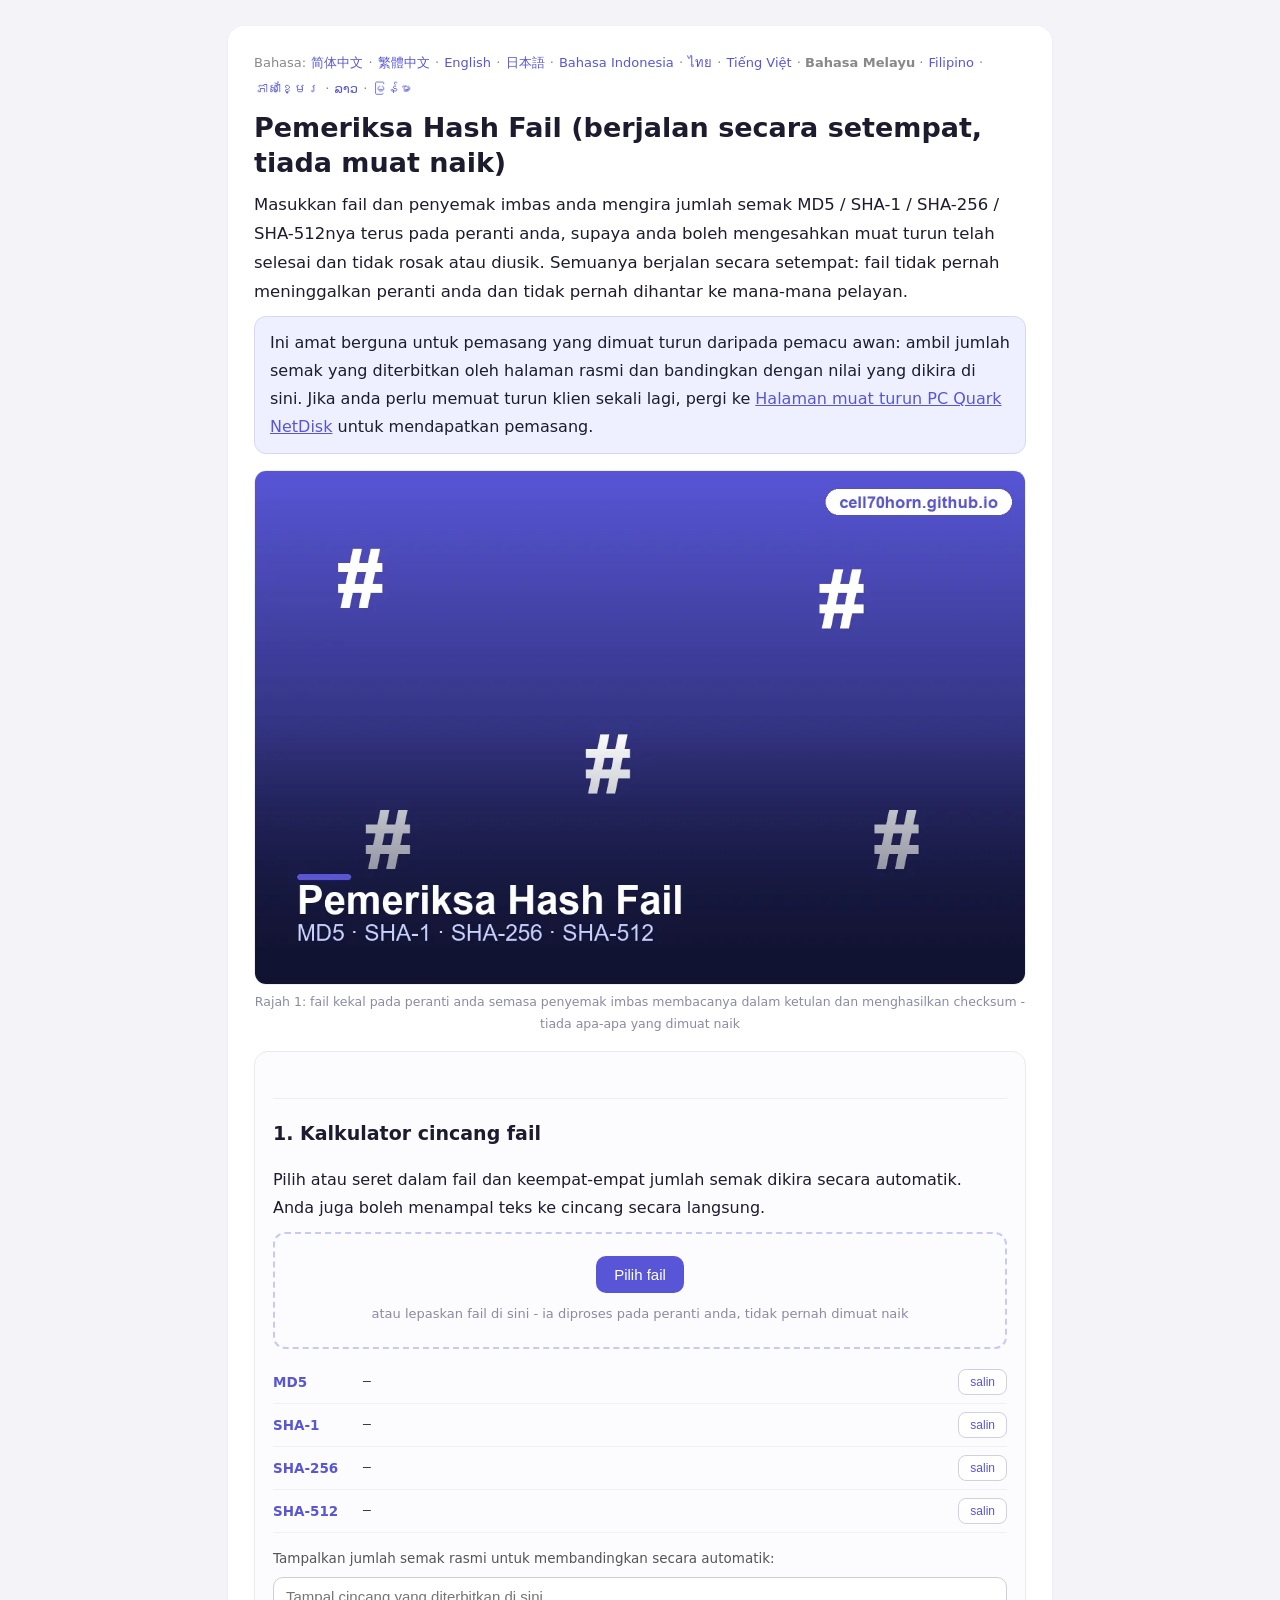
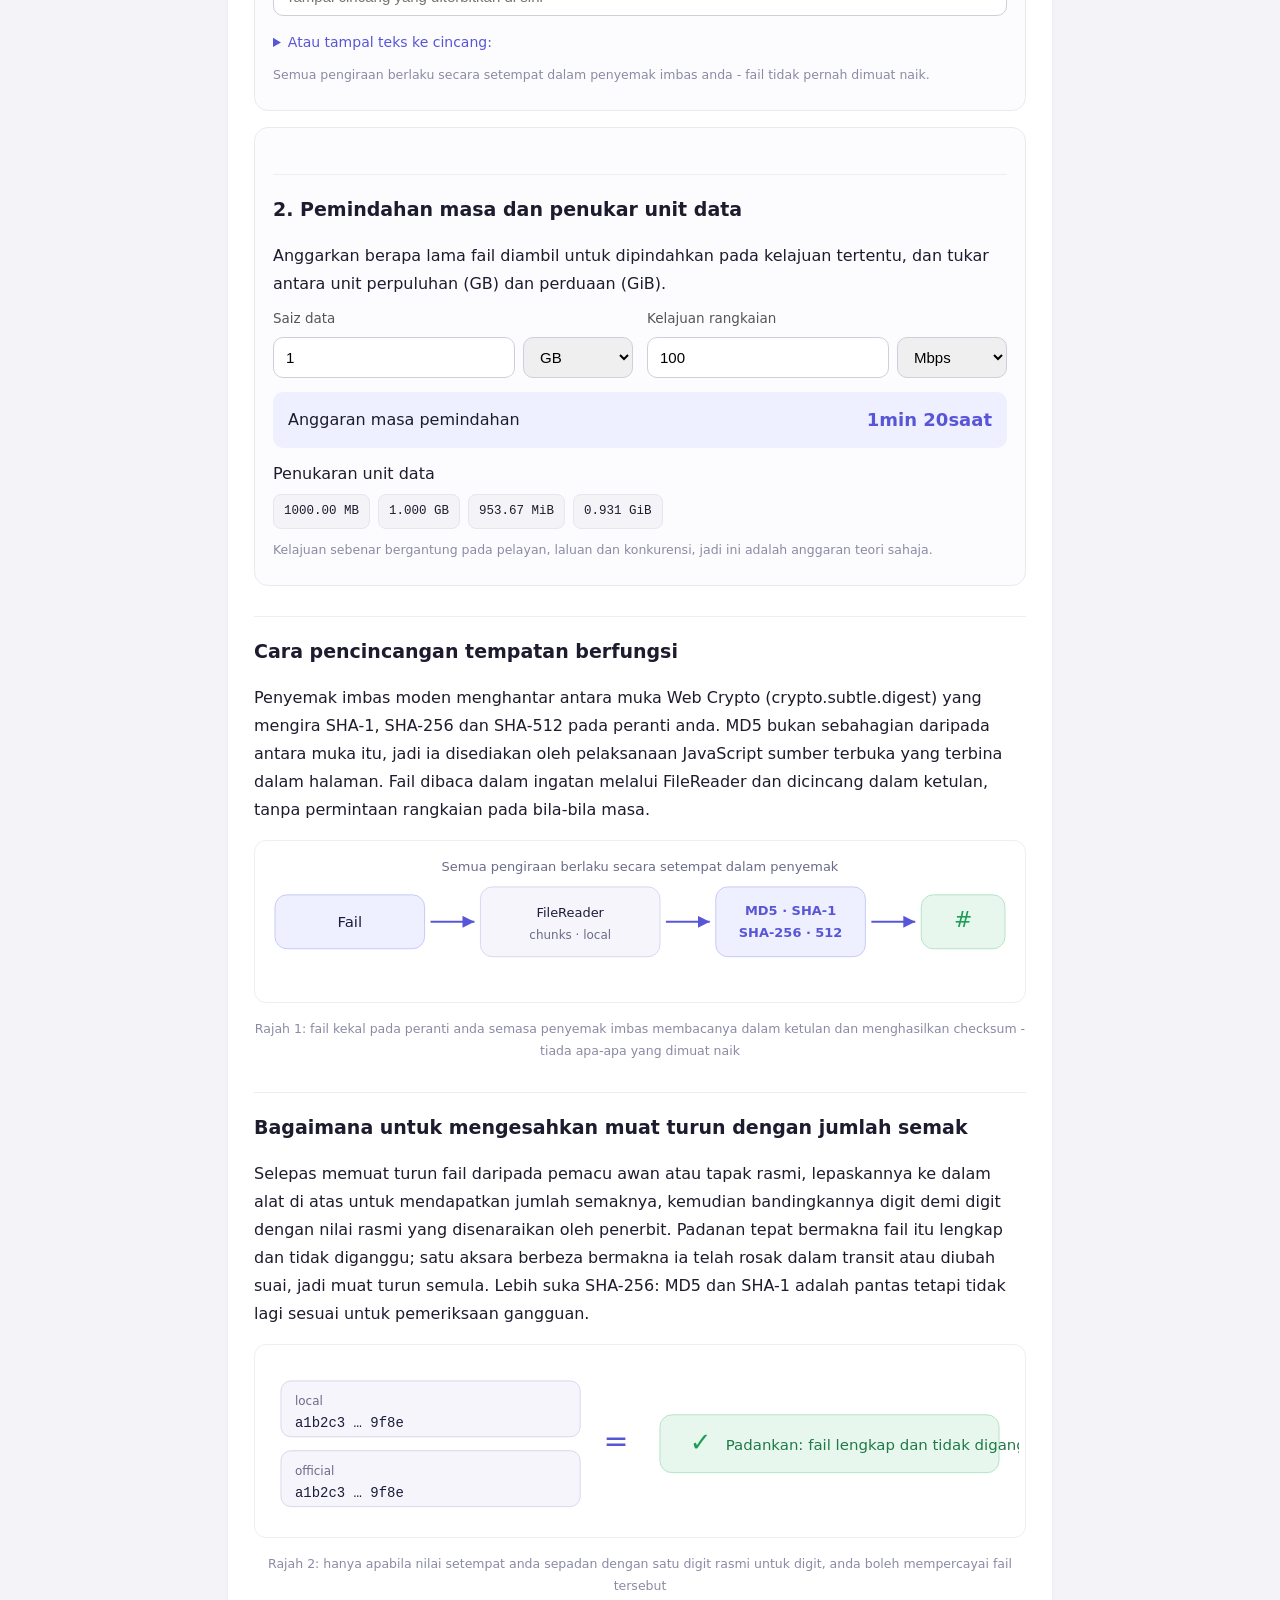
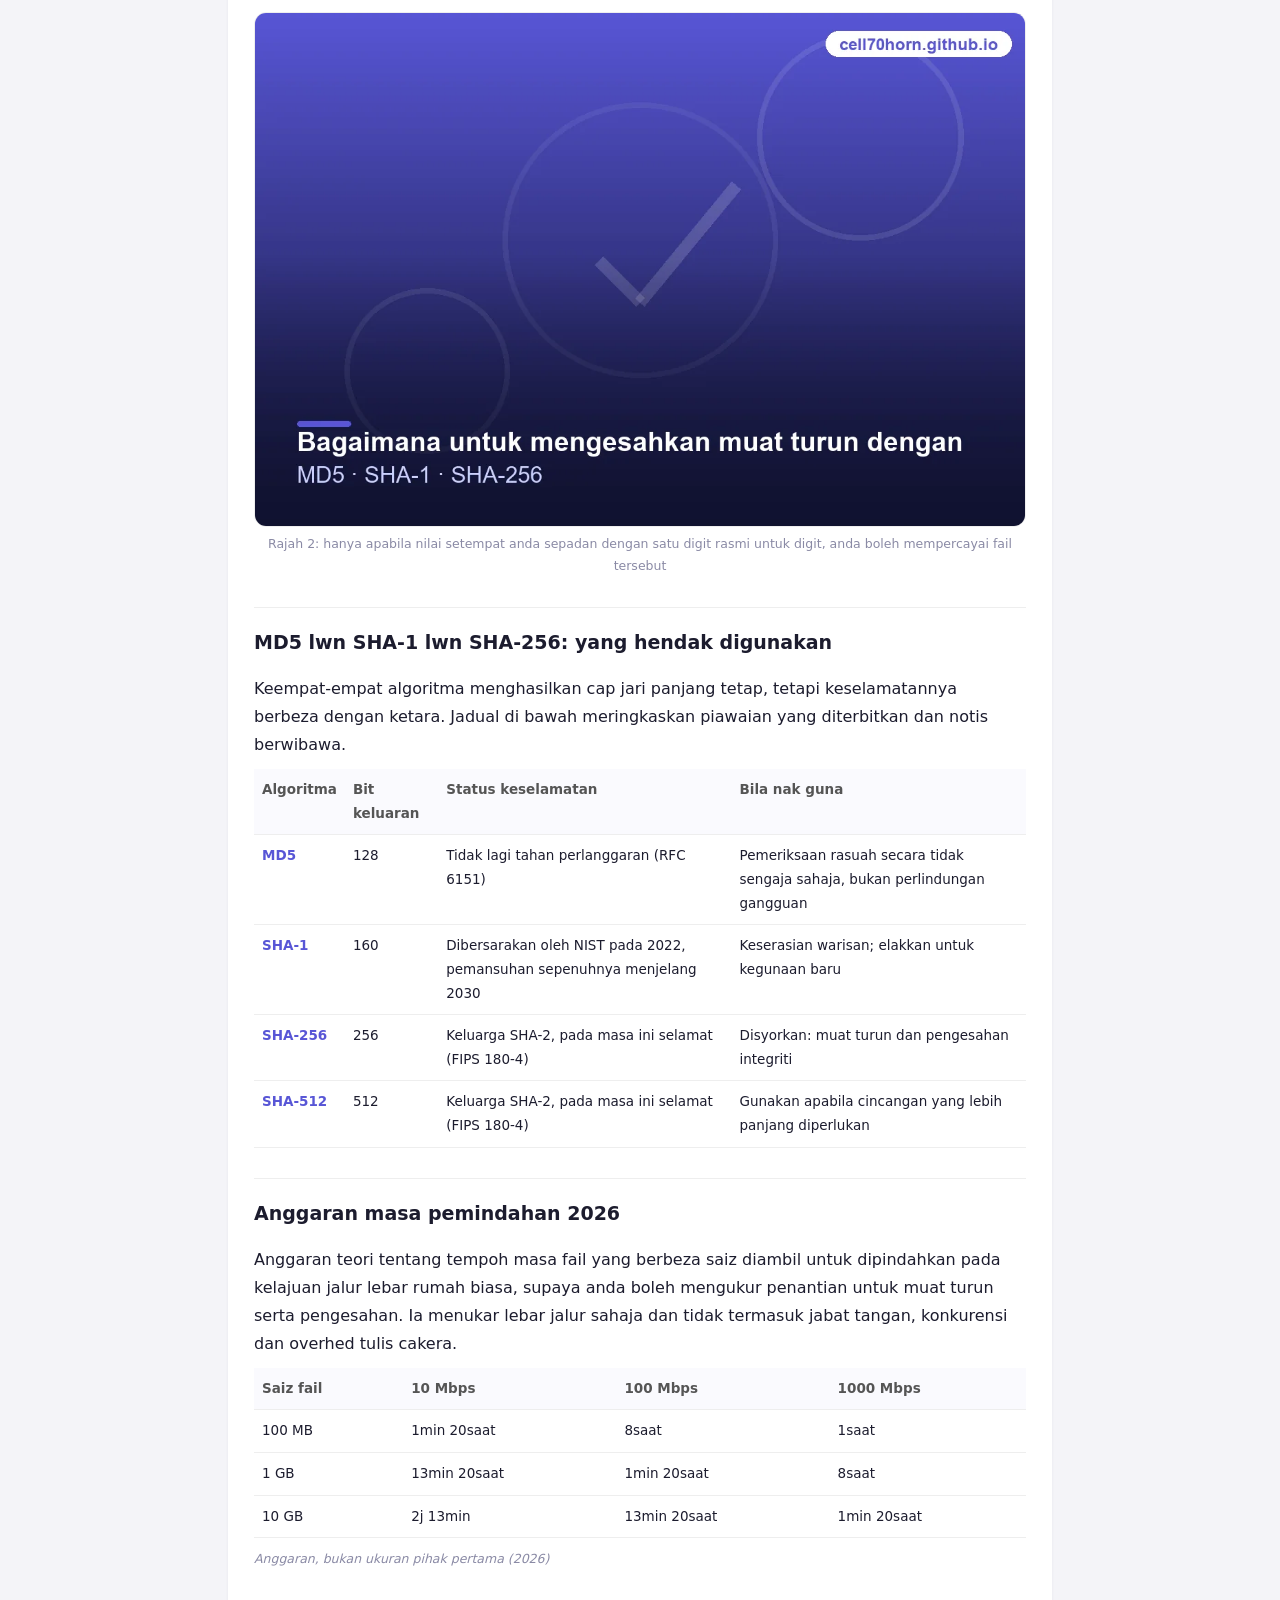
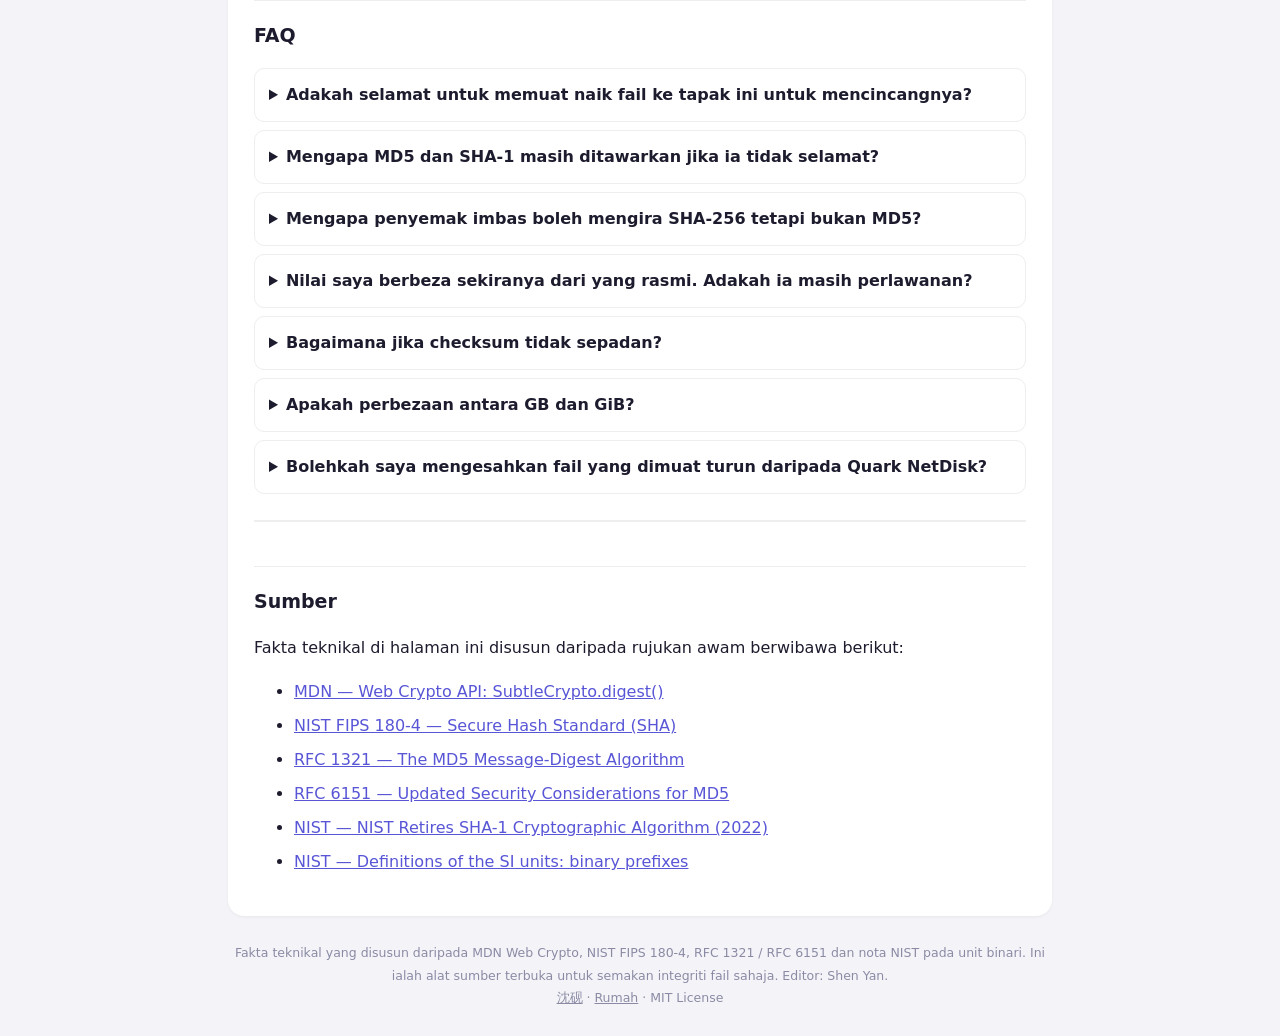
<file: ms/index.html>
<!DOCTYPE html><html lang="ms"><head><meta charset="utf-8">
<meta name="viewport" content="width=device-width,initial-scale=1">
<title>Pemeriksa Hash Fail - MD5/SHA-1/SHA-256 dalam penyemak imbas anda, tiada muat naik</title>
<meta name="description" content="Kirakan MD5, SHA-1, SHA-256 dan SHA-512 fail secara setempat dalam penyemak imbas anda. Fail tidak pernah dimuat naik; semuanya berjalan di sisi pelanggan. Termasuk masa pemindahan dan penukar unit data untuk mengesahkan muat turun daripada Quark NetDisk dan awan lain.">
<meta name="author" content="沈砚">
<link rel="canonical" href="https://cell70horn.github.io/ms/">
<link rel="alternate" hreflang="zh-Hans" href="https://cell70horn.github.io/">
<link rel="alternate" hreflang="zh-Hant" href="https://cell70horn.github.io/zh-tw/">
<link rel="alternate" hreflang="en" href="https://cell70horn.github.io/en/">
<link rel="alternate" hreflang="ja" href="https://cell70horn.github.io/ja/">
<link rel="alternate" hreflang="id" href="https://cell70horn.github.io/id/">
<link rel="alternate" hreflang="th" href="https://cell70horn.github.io/th/">
<link rel="alternate" hreflang="vi" href="https://cell70horn.github.io/vi/">
<link rel="alternate" hreflang="ms" href="https://cell70horn.github.io/ms/">
<link rel="alternate" hreflang="fil" href="https://cell70horn.github.io/fil/">
<link rel="alternate" hreflang="km" href="https://cell70horn.github.io/km/">
<link rel="alternate" hreflang="lo" href="https://cell70horn.github.io/lo/">
<link rel="alternate" hreflang="my" href="https://cell70horn.github.io/my/">
<link rel="alternate" hreflang="x-default" href="https://cell70horn.github.io/">
<link rel="stylesheet" href="/style.css">
<script type="application/ld+json">
{
 "@context": "https://schema.org",
 "@graph": [
  {
   "@type": "WebApplication",
   "name": "Pemeriksa Hash Fail - MD5/SHA-1/SHA-256 dalam penyemak imbas anda, tiada muat naik",
   "url": "https://cell70horn.github.io/ms/",
   "applicationCategory": "UtilitiesApplication",
   "operatingSystem": "Web browser",
   "browserRequirements": "Requires JavaScript",
   "inLanguage": "ms",
   "description": "Kirakan MD5, SHA-1, SHA-256 dan SHA-512 fail secara setempat dalam penyemak imbas anda. Fail tidak pernah dimuat naik; semuanya berjalan di sisi pelanggan. Termasuk masa pemindahan dan penukar unit data untuk mengesahkan muat turun daripada Quark NetDisk dan awan lain.",
   "isAccessibleForFree": true,
   "creator": {
    "@type": "Person",
    "name": "沈砚",
    "url": "https://cell70horn.github.io/about-shenyan/"
   },
   "offers": {
    "@type": "Offer",
    "price": "0",
    "priceCurrency": "USD"
   }
  },
  {
   "@type": "FAQPage",
   "inLanguage": "ms",
   "url": "https://cell70horn.github.io/ms/",
   "mainEntity": [
    {
     "@type": "Question",
     "name": "Adakah selamat untuk memuat naik fail ke tapak ini untuk mencincangnya?",
     "acceptedAnswer": {
      "@type": "Answer",
      "text": "Alat ini tidak memuat naik apa-apa. Semua pengiraan berjalan secara setempat dalam penyemak imbas anda menggunakan Web Crypto dan skrip terbina dalam, fail itu tidak pernah meninggalkan peranti anda, malah ia berfungsi di luar talian."
     }
    },
    {
     "@type": "Question",
     "name": "Mengapa MD5 dan SHA-1 masih ditawarkan jika ia tidak selamat?",
     "acceptedAnswer": {
      "@type": "Answer",
      "text": "Ia pantas dan baik untuk menangkap rasuah yang tidak disengajakan, tetapi perlanggaran boleh dibina dengan sengaja, jadi ia tidak boleh digunakan untuk pemeriksaan gangguan. Gunakan SHA-256 apabila keselamatan penting."
     }
    },
    {
     "@type": "Question",
     "name": "Mengapa penyemak imbas boleh mengira SHA-256 tetapi bukan MD5?",
     "acceptedAnswer": {
      "@type": "Answer",
      "text": "Antara muka Web Crypto penyemak imbas hanya menghantar SHA-1/256/384/512, bukan MD5. MD5 pada halaman ini datang daripada pelaksanaan JavaScript sumber terbuka yang juga berjalan secara setempat."
     }
    },
    {
     "@type": "Question",
     "name": "Nilai saya berbeza sekiranya dari yang rasmi. Adakah ia masih perlawanan?",
     "acceptedAnswer": {
      "@type": "Answer",
      "text": "Hash tidak peka huruf besar dan kecil dan hanya kandungan heks yang penting. Apabila membandingkan, alat mengabaikan huruf besar dan ruang, jadi urutan aksara yang sama dikira sebagai padanan."
     }
    },
    {
     "@type": "Question",
     "name": "Bagaimana jika checksum tidak sepadan?",
     "acceptedAnswer": {
      "@type": "Answer",
      "text": "Ini bermakna fail telah rosak semasa muat turun atau diubah. Padamkannya dan muat turun sekali lagi, sebaik-baiknya daripada sumber rasmi, kemudian sahkan sekali lagi."
     }
    },
    {
     "@type": "Question",
     "name": "Apakah perbezaan antara GB dan GiB?",
     "acceptedAnswer": {
      "@type": "Answer",
      "text": "GB ialah perpuluhan (asas 1000) dan GiB ialah binari (asas 1024, standard IEC). 1 GiB ialah kira-kira 1.074 GB, yang merupakan salah satu sebab kapasiti yang diiklankan berbeza daripada apa yang ditunjukkan oleh sistem."
     }
    },
    {
     "@type": "Question",
     "name": "Bolehkah saya mengesahkan fail yang dimuat turun daripada Quark NetDisk?",
     "acceptedAnswer": {
      "@type": "Answer",
      "text": "ya. Selepas memuat turun daripada Quark NetDisk, lepaskan fail ke dalam alat ini untuk mendapatkan SHA-256nya dan bandingkan dengan jumlah semak yang disediakan oleh penerbit untuk mengesahkan muat turun itu lengkap dan boleh dipercayai."
     }
    }
   ]
  }
 ]
}
</script>
</head>
<body><div class="wrap"><main>
<nav class="lang">Bahasa: <a href="/">简体中文</a> · <a href="/zh-tw/">繁體中文</a> · <a href="/en/">English</a> · <a href="/ja/">日本語</a> · <a href="/id/">Bahasa Indonesia</a> · <a href="/th/">ไทย</a> · <a href="/vi/">Tiếng Việt</a> · <strong>Bahasa Melayu</strong> · <a href="/fil/">Filipino</a> · <a href="/km/">ភាសាខ្មែរ</a> · <a href="/lo/">ລາວ</a> · <a href="/my/">မြန်မာ</a></nav>
<h1>Pemeriksa Hash Fail (berjalan secara setempat, tiada muat naik)</h1>
<p class="lead">Masukkan fail dan penyemak imbas anda mengira jumlah semak MD5 / SHA-1 / SHA-256 / SHA-512nya terus pada peranti anda, supaya anda boleh mengesahkan muat turun telah selesai dan tidak rosak atau diusik. Semuanya berjalan secara setempat: fail tidak pernah meninggalkan peranti anda dan tidak pernah dihantar ke mana-mana pelayan.</p>
<p class="cta">Ini amat berguna untuk pemasang yang dimuat turun daripada pemacu awan: ambil jumlah semak yang diterbitkan oleh halaman rasmi dan bandingkan dengan nilai yang dikira di sini. Jika anda perlu memuat turun klien sekali lagi, pergi ke <a href="https://quarknetdisk.com/download/">Halaman muat turun PC Quark NetDisk</a> untuk mendapatkan pemasang.</p>
<figure class="i4png"><picture><source type="image/webp" srcset="/img/cover_ms.webp"><img src="/img/cover_ms.png" alt="Gambar rajah penyemak imbas yang mengira cincang fail secara setempat tanpa memuat naik" fetchpriority="high" width="1120" height="746" style="width:100%;height:auto;border-radius:12px;border:1px solid #eee"></picture><figcaption>Rajah 1: fail kekal pada peranti anda semasa penyemak imbas membacanya dalam ketulan dan menghasilkan checksum - tiada apa-apa yang dimuat naik</figcaption></figure>
<section class="tool" id="hash"><h2>1. Kalkulator cincang fail</h2><p>Pilih atau seret dalam fail dan keempat-empat jumlah semak dikira secara automatik. Anda juga boleh menampal teks ke cincang secara langsung.</p><div id="drop" class="drop"><input type="file" id="file" hidden><button type="button" id="pick" class="btn">Pilih fail</button><div class="dh">atau lepaskan fail di sini - ia diproses pada peranti anda, tidak pernah dimuat naik</div></div><div id="meta" class="meta" hidden><b id="fn"></b> · <span id="fs"></span></div><div class="hres"><div class="hrow"><span class="halg">MD5</span><code class="hval" id="h_md5">—</code><button class="cp" data-for="h_md5" type="button">salin</button></div><div class="hrow"><span class="halg">SHA-1</span><code class="hval" id="h_sha1">—</code><button class="cp" data-for="h_sha1" type="button">salin</button></div><div class="hrow"><span class="halg">SHA-256</span><code class="hval" id="h_sha256">—</code><button class="cp" data-for="h_sha256" type="button">salin</button></div><div class="hrow"><span class="halg">SHA-512</span><code class="hval" id="h_sha512">—</code><button class="cp" data-for="h_sha512" type="button">salin</button></div></div><div class="cmp"><label>Tampalkan jumlah semak rasmi untuk membandingkan secara automatik:</label><input type="text" id="exp" placeholder="Tampal cincang yang diterbitkan di sini" autocomplete="off" spellcheck="false"><div id="cmpr" class="cmpr"></div></div><details class="txt"><summary>Atau tampal teks ke cincang:</summary><textarea id="txt" rows="3" placeholder="Tampalkan teks yang ingin anda cincang di sini"></textarea><button type="button" id="htxt" class="btn">Teks cincang</button></details><p class="note">Semua pengiraan berlaku secara setempat dalam penyemak imbas anda - fail tidak pernah dimuat naik.</p></section><section class="tool" id="conv"><h2>2. Pemindahan masa dan penukar unit data</h2><p>Anggarkan berapa lama fail diambil untuk dipindahkan pada kelajuan tertentu, dan tukar antara unit perpuluhan (GB) dan perduaan (GiB).</p><div class="cv"><div class="cvg"><label>Saiz data</label><div class="cvin"><input type="number" id="sz" value="1" min="0" step="any"><select id="szu"><option value="1e6">MB</option><option value="1e9" selected>GB</option><option value="1e12">TB</option><option value="1048576">MiB</option><option value="1073741824">GiB</option><option value="1099511627776">TiB</option></select></div></div><div class="cvg"><label>Kelajuan rangkaian</label><div class="cvin"><input type="number" id="sp" value="100" min="0" step="any"><select id="spu"><option value="mbps" selected>Mbps</option><option value="mbs">MB/s</option><option value="gbps">Gbps</option></select></div></div></div><div class="cvout"><span>Anggaran masa pemindahan</span><b id="ttime">—</b></div><div class="cvtab"><span>Penukaran unit data</span><div id="units" class="units"></div></div><p class="note">Kelajuan sebenar bergantung pada pelayan, laluan dan konkurensi, jadi ini adalah anggaran teori sahaja.</p></section>
<h2>Cara pencincangan tempatan berfungsi</h2><p>Penyemak imbas moden menghantar antara muka Web Crypto (crypto.subtle.digest) yang mengira SHA-1, SHA-256 dan SHA-512 pada peranti anda. MD5 bukan sebahagian daripada antara muka itu, jadi ia disediakan oleh pelaksanaan JavaScript sumber terbuka yang terbina dalam halaman. Fail dibaca dalam ingatan melalui FileReader dan dicincang dalam ketulan, tanpa permintaan rangkaian pada bila-bila masa.</p><figure class="dgm-f"><svg viewBox="0 0 760 150" xmlns="http://www.w3.org/2000/svg" role="img" aria-label="Gambar rajah penyemak imbas yang mengira cincang fail secara setempat tanpa memuat naik" class="dgm"><defs><marker id="ar" markerWidth="9" markerHeight="9" refX="6" refY="3" orient="auto"><path d="M0,0 L6,3 L0,6 Z" fill="#5856d6"/></marker></defs><rect x="14" y="48" width="150" height="54" rx="12" fill="#eef0ff" stroke="#c7c9f7"/><text x="89" y="80" text-anchor="middle" font-family="system-ui,Arial" font-size="15" fill="#1c1c3c">Fail</text><line x1="170" y1="75" x2="214" y2="75" stroke="#5856d6" stroke-width="2" marker-end="url(#ar)"/><rect x="220" y="40" width="180" height="70" rx="12" fill="#f5f5fb" stroke="#d7d8ee"/><text x="310" y="70" text-anchor="middle" font-family="system-ui,Arial" font-size="13" fill="#1c1c3c">FileReader</text><text x="310" y="92" text-anchor="middle" font-family="system-ui,Arial" font-size="12" fill="#6b6b8a">chunks · local</text><line x1="406" y1="75" x2="450" y2="75" stroke="#5856d6" stroke-width="2" marker-end="url(#ar)"/><rect x="456" y="40" width="150" height="70" rx="12" fill="#eef0ff" stroke="#c7c9f7"/><text x="531" y="68" text-anchor="middle" font-family="system-ui,Arial" font-size="13" fill="#5856d6" font-weight="700">MD5 · SHA-1</text><text x="531" y="90" text-anchor="middle" font-family="system-ui,Arial" font-size="13" fill="#5856d6" font-weight="700">SHA-256 · 512</text><line x1="612" y1="75" x2="656" y2="75" stroke="#5856d6" stroke-width="2" marker-end="url(#ar)"/><rect x="662" y="48" width="84" height="54" rx="12" fill="#e7f7ee" stroke="#b6e3c8"/><text x="704" y="80" text-anchor="middle" font-family="system-ui,Arial" font-size="22" fill="#1f9d57">#</text><text x="380" y="24" text-anchor="middle" font-family="system-ui,Arial" font-size="13" fill="#6b6b8a">Semua pengiraan berlaku secara setempat dalam penyemak</text></svg><figcaption>Rajah 1: fail kekal pada peranti anda semasa penyemak imbas membacanya dalam ketulan dan menghasilkan checksum - tiada apa-apa yang dimuat naik</figcaption></figure>
<h2>Bagaimana untuk mengesahkan muat turun dengan jumlah semak</h2><p>Selepas memuat turun fail daripada pemacu awan atau tapak rasmi, lepaskannya ke dalam alat di atas untuk mendapatkan jumlah semaknya, kemudian bandingkannya digit demi digit dengan nilai rasmi yang disenaraikan oleh penerbit. Padanan tepat bermakna fail itu lengkap dan tidak diganggu; satu aksara berbeza bermakna ia telah rosak dalam transit atau diubah suai, jadi muat turun semula. Lebih suka SHA-256: MD5 dan SHA-1 adalah pantas tetapi tidak lagi sesuai untuk pemeriksaan gangguan.</p><figure class="dgm-f"><svg viewBox="0 0 760 180" xmlns="http://www.w3.org/2000/svg" role="img" aria-label="Carta alir membandingkan cincangan yang dikira secara tempatan dengan nilai diterbitkan rasmi" class="dgm"><rect x="20" y="30" width="300" height="56" rx="10" fill="#f5f5fb" stroke="#d7d8ee"/><text x="34" y="54" font-family="system-ui,Arial" font-size="12" fill="#6b6b8a">local</text><text x="34" y="76" font-family="ui-monospace,Consolas,monospace" font-size="14" fill="#1c1c3c">a1b2c3 … 9f8e</text><rect x="20" y="100" width="300" height="56" rx="10" fill="#f5f5fb" stroke="#d7d8ee"/><text x="34" y="124" font-family="system-ui,Arial" font-size="12" fill="#6b6b8a">official</text><text x="34" y="146" font-family="ui-monospace,Consolas,monospace" font-size="14" fill="#1c1c3c">a1b2c3 … 9f8e</text><text x="356" y="100" text-anchor="middle" font-family="system-ui,Arial" font-size="30" fill="#5856d6">=</text><rect x="400" y="64" width="340" height="58" rx="12" fill="#e7f7ee" stroke="#b6e3c8"/><text x="430" y="100" font-family="system-ui,Arial" font-size="26" fill="#1f9d57">✓</text><text x="466" y="99" font-family="system-ui,Arial" font-size="15" fill="#1f7a47">Padankan: fail lengkap dan tidak digangg</text></svg><figcaption>Rajah 2: hanya apabila nilai setempat anda sepadan dengan satu digit rasmi untuk digit, anda boleh mempercayai fail tersebut</figcaption></figure>
<figure class="i4png"><picture><source type="image/webp" srcset="/img/board_ms.webp"><img src="/img/board_ms.png" alt="Carta alir membandingkan cincangan yang dikira secara tempatan dengan nilai diterbitkan rasmi" loading="lazy" width="1120" height="746" style="width:100%;height:auto;border-radius:12px;border:1px solid #eee"></picture><figcaption>Rajah 2: hanya apabila nilai setempat anda sepadan dengan satu digit rasmi untuk digit, anda boleh mempercayai fail tersebut</figcaption></figure>
<h2>MD5 lwn SHA-1 lwn SHA-256: yang hendak digunakan</h2><p>Keempat-empat algoritma menghasilkan cap jari panjang tetap, tetapi keselamatannya berbeza dengan ketara. Jadual di bawah meringkaskan piawaian yang diterbitkan dan notis berwibawa.</p><table class="cmp-t"><thead><tr><th>Algoritma</th><th>Bit keluaran</th><th>Status keselamatan</th><th>Bila nak guna</th></tr></thead><tbody><tr><td class="halg">MD5</td><td>128</td><td>Tidak lagi tahan perlanggaran (RFC 6151)</td><td>Pemeriksaan rasuah secara tidak sengaja sahaja, bukan perlindungan gangguan</td></tr><tr><td class="halg">SHA-1</td><td>160</td><td>Dibersarakan oleh NIST pada 2022, pemansuhan sepenuhnya menjelang 2030</td><td>Keserasian warisan; elakkan untuk kegunaan baru</td></tr><tr><td class="halg">SHA-256</td><td>256</td><td>Keluarga SHA-2, pada masa ini selamat (FIPS 180-4)</td><td>Disyorkan: muat turun dan pengesahan integriti</td></tr><tr><td class="halg">SHA-512</td><td>512</td><td>Keluarga SHA-2, pada masa ini selamat (FIPS 180-4)</td><td>Gunakan apabila cincangan yang lebih panjang diperlukan</td></tr></tbody></table>
<section id="i4data" class="data"><h2>Anggaran masa pemindahan 2026</h2><p>Anggaran teori tentang tempoh masa fail yang berbeza saiz diambil untuk dipindahkan pada kelajuan jalur lebar rumah biasa, supaya anda boleh mengukur penantian untuk muat turun serta pengesahan. Ia menukar lebar jalur sahaja dan tidak termasuk jabat tangan, konkurensi dan overhed tulis cakera.</p><table class="cmp-t"><thead><tr><th>Saiz fail</th><th>10 Mbps</th><th>100 Mbps</th><th>1000 Mbps</th></tr></thead><tbody><tr><td>100 MB</td><td>1min 20saat</td><td>8saat</td><td>1saat</td></tr><tr><td>1 GB</td><td>13min 20saat</td><td>1min 20saat</td><td>8saat</td></tr><tr><td>10 GB</td><td>2j 13min</td><td>13min 20saat</td><td>1min 20saat</td></tr></tbody></table><p class="note est">Anggaran, bukan ukuran pihak pertama (2026)</p></section>
<section class="faqs"><h2>FAQ</h2><details class="faq"><summary>Adakah selamat untuk memuat naik fail ke tapak ini untuk mencincangnya?</summary><div>Alat ini tidak memuat naik apa-apa. Semua pengiraan berjalan secara setempat dalam penyemak imbas anda menggunakan Web Crypto dan skrip terbina dalam, fail itu tidak pernah meninggalkan peranti anda, malah ia berfungsi di luar talian.</div></details><details class="faq"><summary>Mengapa MD5 dan SHA-1 masih ditawarkan jika ia tidak selamat?</summary><div>Ia pantas dan baik untuk menangkap rasuah yang tidak disengajakan, tetapi perlanggaran boleh dibina dengan sengaja, jadi ia tidak boleh digunakan untuk pemeriksaan gangguan. Gunakan SHA-256 apabila keselamatan penting.</div></details><details class="faq"><summary>Mengapa penyemak imbas boleh mengira SHA-256 tetapi bukan MD5?</summary><div>Antara muka Web Crypto penyemak imbas hanya menghantar SHA-1/256/384/512, bukan MD5. MD5 pada halaman ini datang daripada pelaksanaan JavaScript sumber terbuka yang juga berjalan secara setempat.</div></details><details class="faq"><summary>Nilai saya berbeza sekiranya dari yang rasmi. Adakah ia masih perlawanan?</summary><div>Hash tidak peka huruf besar dan kecil dan hanya kandungan heks yang penting. Apabila membandingkan, alat mengabaikan huruf besar dan ruang, jadi urutan aksara yang sama dikira sebagai padanan.</div></details><details class="faq"><summary>Bagaimana jika checksum tidak sepadan?</summary><div>Ini bermakna fail telah rosak semasa muat turun atau diubah. Padamkannya dan muat turun sekali lagi, sebaik-baiknya daripada sumber rasmi, kemudian sahkan sekali lagi.</div></details><details class="faq"><summary>Apakah perbezaan antara GB dan GiB?</summary><div>GB ialah perpuluhan (asas 1000) dan GiB ialah binari (asas 1024, standard IEC). 1 GiB ialah kira-kira 1.074 GB, yang merupakan salah satu sebab kapasiti yang diiklankan berbeza daripada apa yang ditunjukkan oleh sistem.</div></details><details class="faq"><summary>Bolehkah saya mengesahkan fail yang dimuat turun daripada Quark NetDisk?</summary><div>ya. Selepas memuat turun daripada Quark NetDisk, lepaskan fail ke dalam alat ini untuk mendapatkan SHA-256nya dan bandingkan dengan jumlah semak yang disediakan oleh penerbit untuk mengesahkan muat turun itu lengkap dan boleh dipercayai.</div></details></section>
<section class="related"><h2>Sumber</h2><p>Fakta teknikal di halaman ini disusun daripada rujukan awam berwibawa berikut:</p><ul><li><a href="https://developer.mozilla.org/en-US/docs/Web/API/SubtleCrypto/digest" rel="nofollow" target="_blank">MDN — Web Crypto API: SubtleCrypto.digest()</a></li><li><a href="https://nvlpubs.nist.gov/nistpubs/FIPS/NIST.FIPS.180-4.pdf" rel="nofollow" target="_blank">NIST FIPS 180-4 — Secure Hash Standard (SHA)</a></li><li><a href="https://www.rfc-editor.org/rfc/rfc1321" rel="nofollow" target="_blank">RFC 1321 — The MD5 Message-Digest Algorithm</a></li><li><a href="https://www.rfc-editor.org/rfc/rfc6151" rel="nofollow" target="_blank">RFC 6151 — Updated Security Considerations for MD5</a></li><li><a href="https://www.nist.gov/news-events/news/2022/12/nist-retires-sha-1-cryptographic-algorithm" rel="nofollow" target="_blank">NIST — NIST Retires SHA-1 Cryptographic Algorithm (2022)</a></li><li><a href="https://physics.nist.gov/cuu/Units/binary.html" rel="nofollow" target="_blank">NIST — Definitions of the SI units: binary prefixes</a></li></ul></section>
</main>
<footer>Fakta teknikal yang disusun daripada MDN Web Crypto, NIST FIPS 180-4, RFC 1321 / RFC 6151 dan nota NIST pada unit binari. Ini ialah alat sumber terbuka untuk semakan integriti fail sahaja. Editor: Shen Yan.<br><a href="/about-shenyan/" rel="author">沈砚</a> · <a href="/">Rumah</a> · MIT License</footer>
</div>
<script>window.QL={"computing": "Pengkomputeran tempatan...", "copied": "disalin", "copy": "salin", "match": "Padankan: fail lengkap dan tidak diganggu", "nomatch": "Tiada padanan: fail mungkin rosak atau diubah, muat turun semula", "file": "Fail", "size": "Saiz", "d": "h", "h": "j", "m": "min", "s": "saat"};</script><script src="/app.js"></script></body></html>
</file>
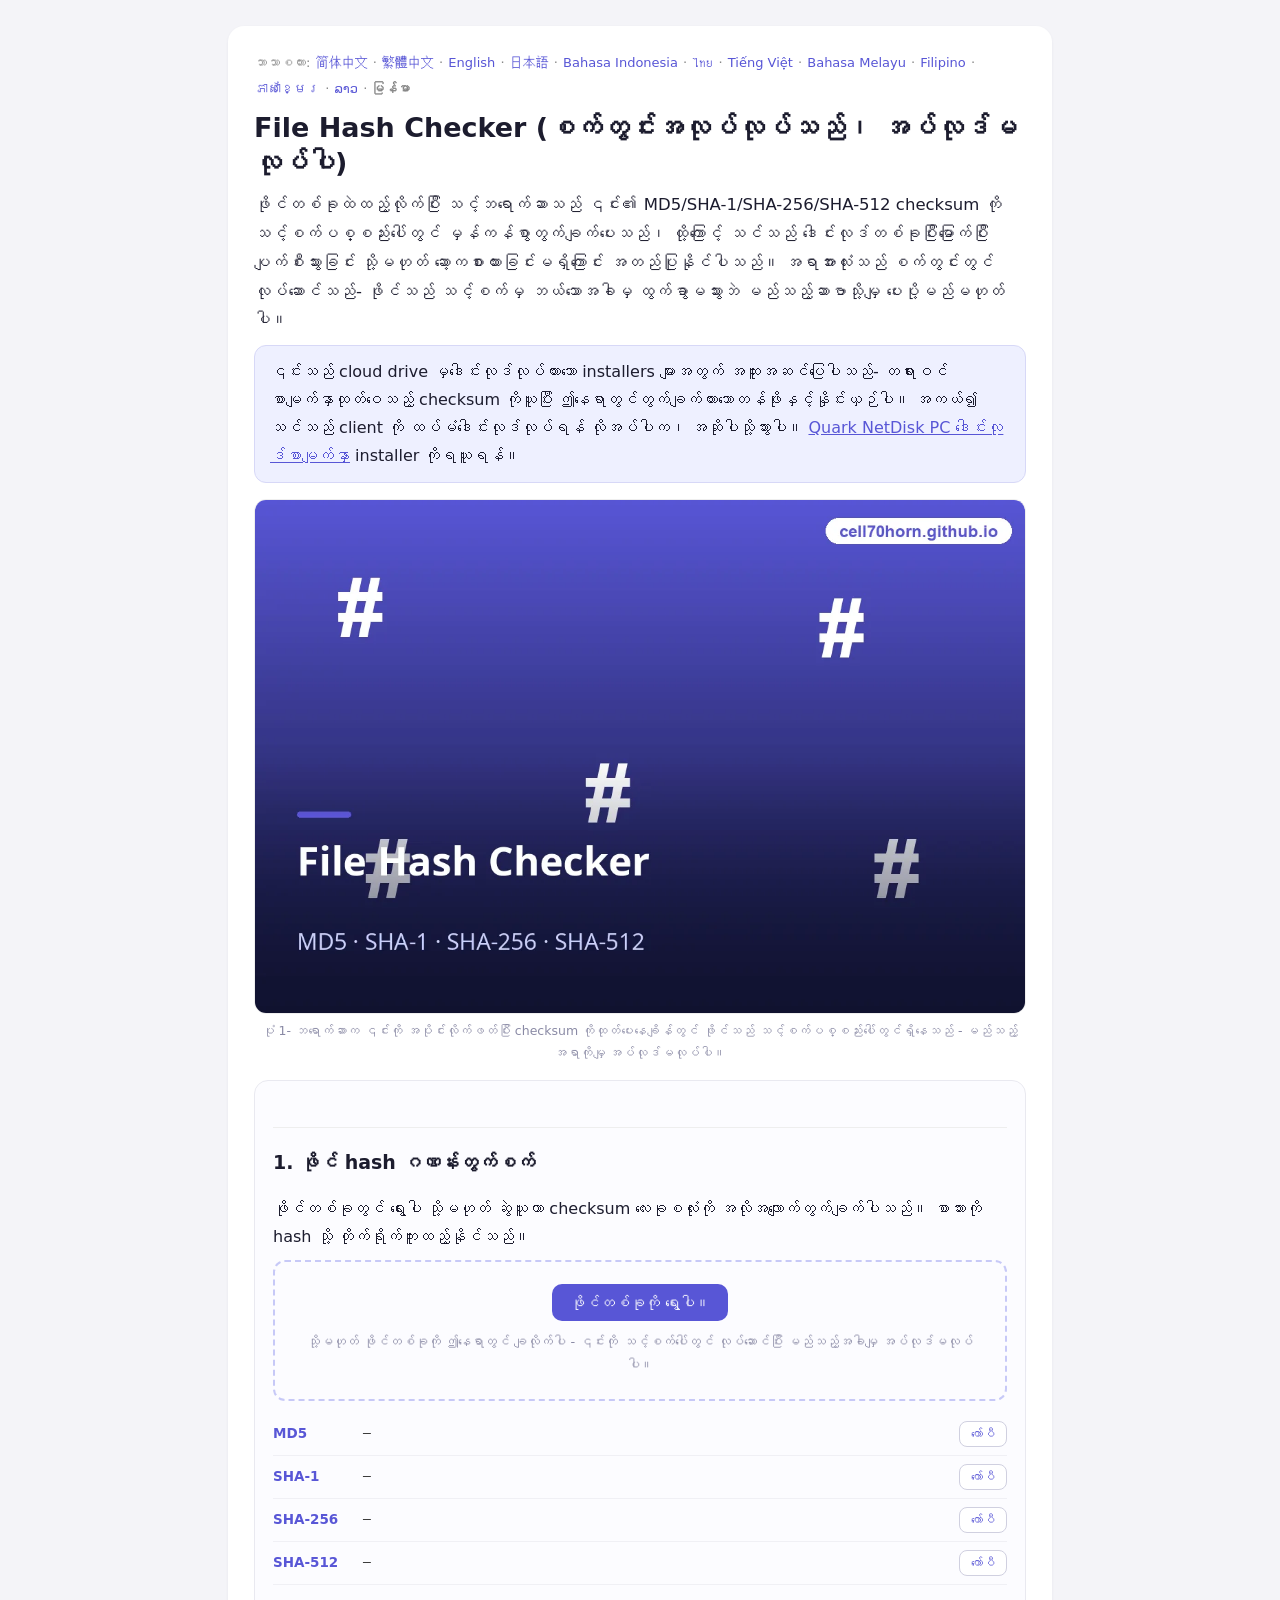
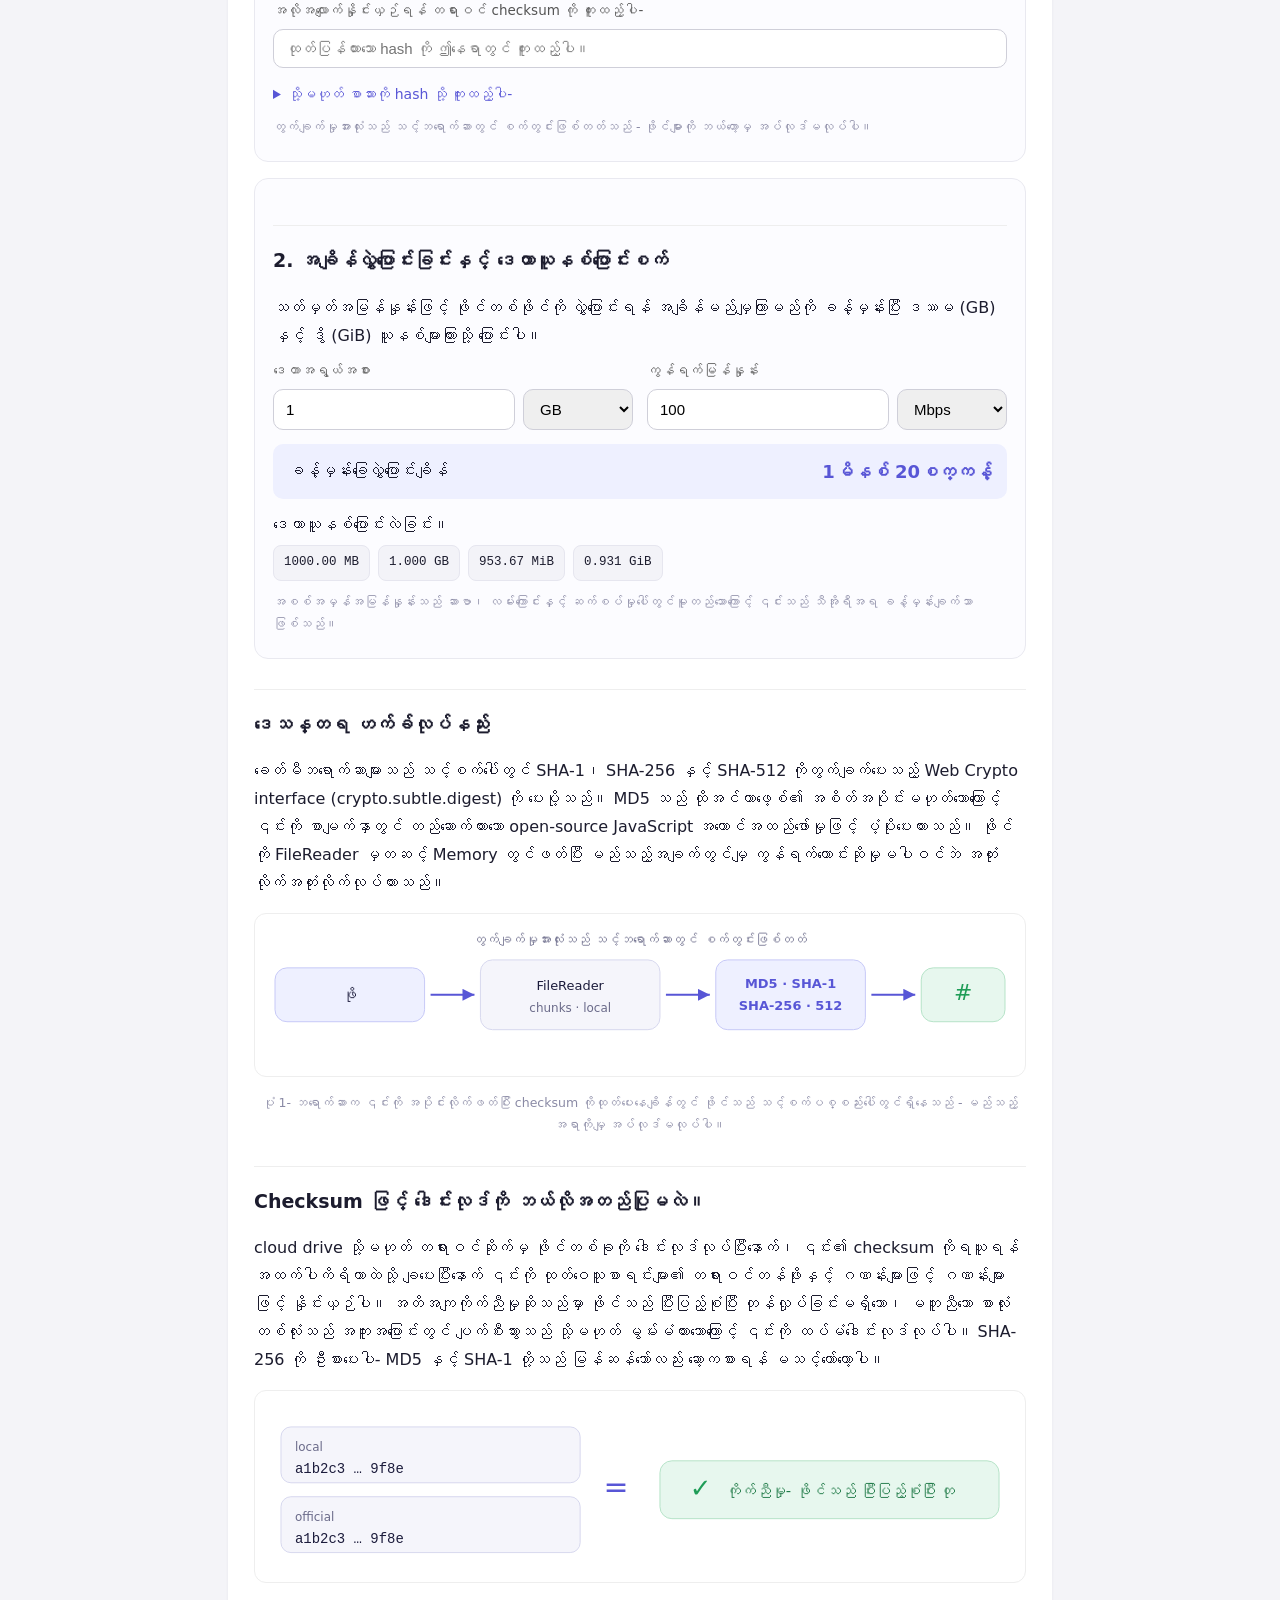
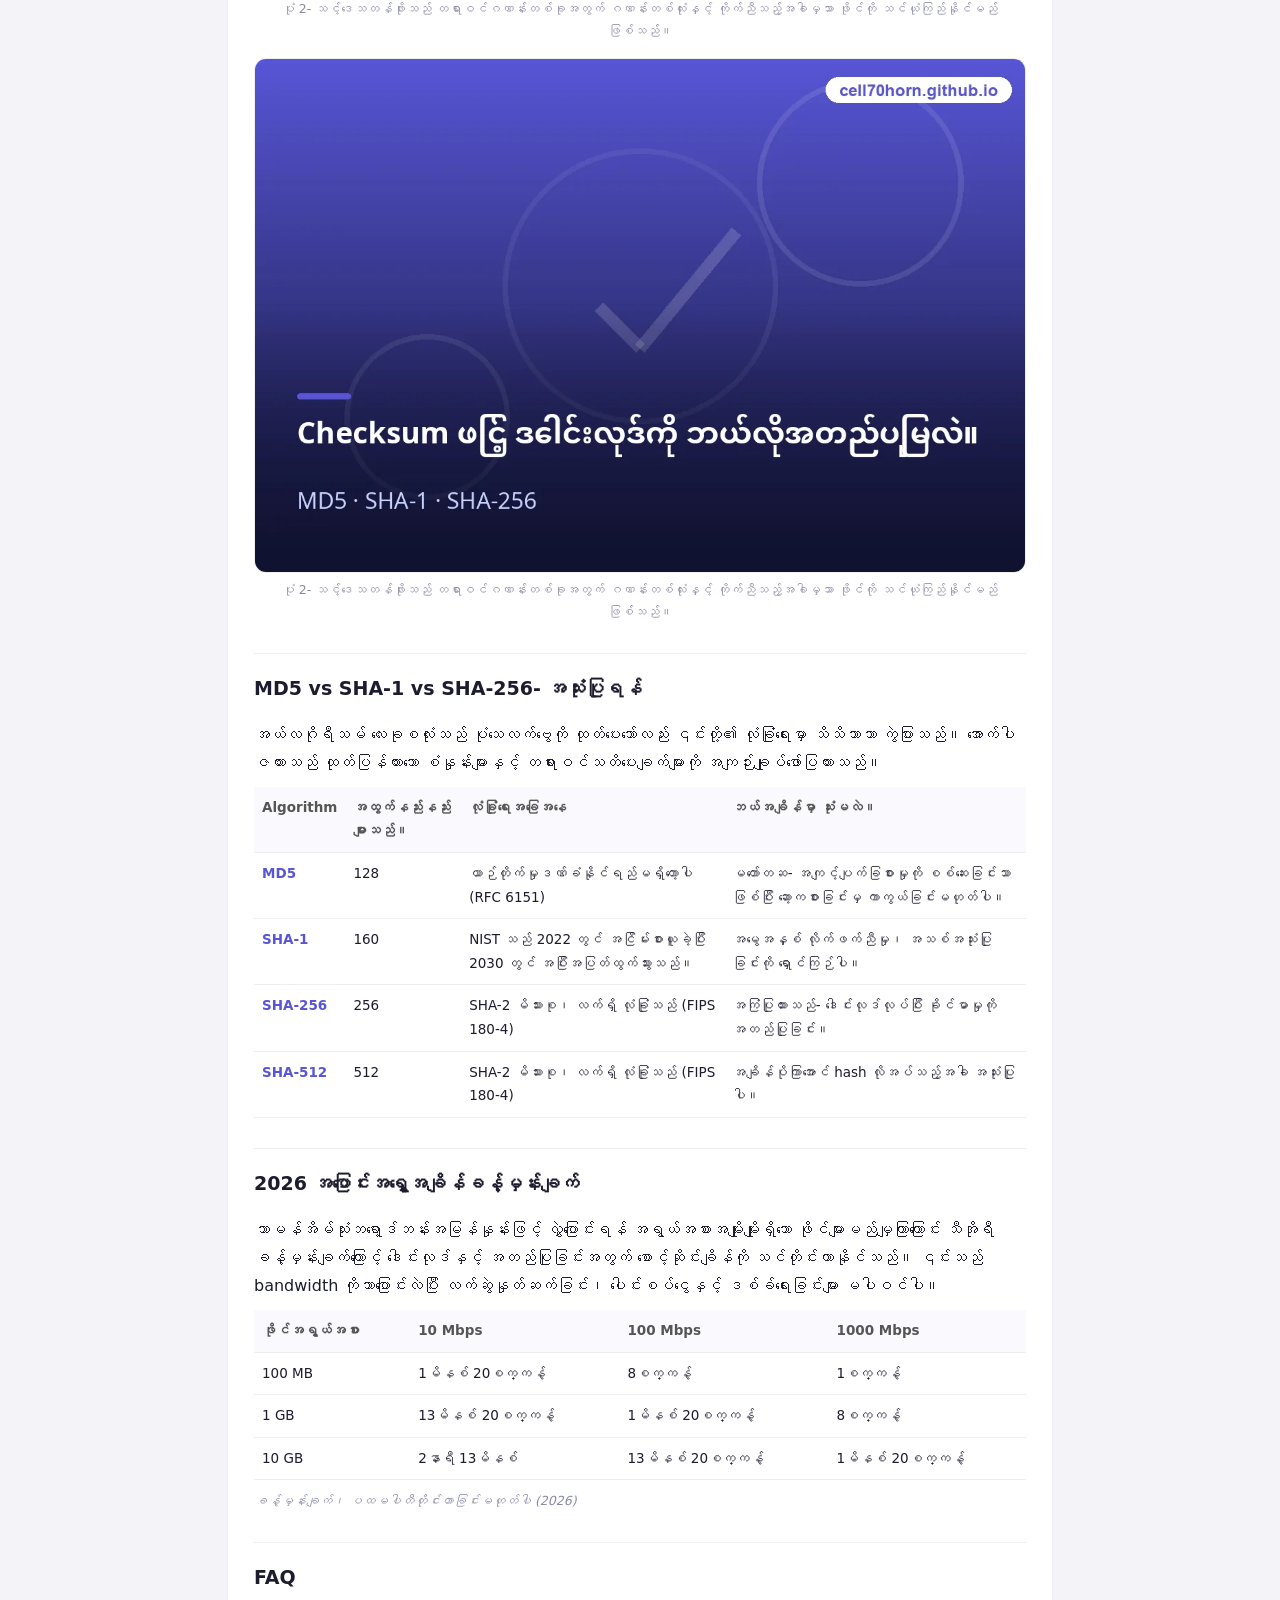
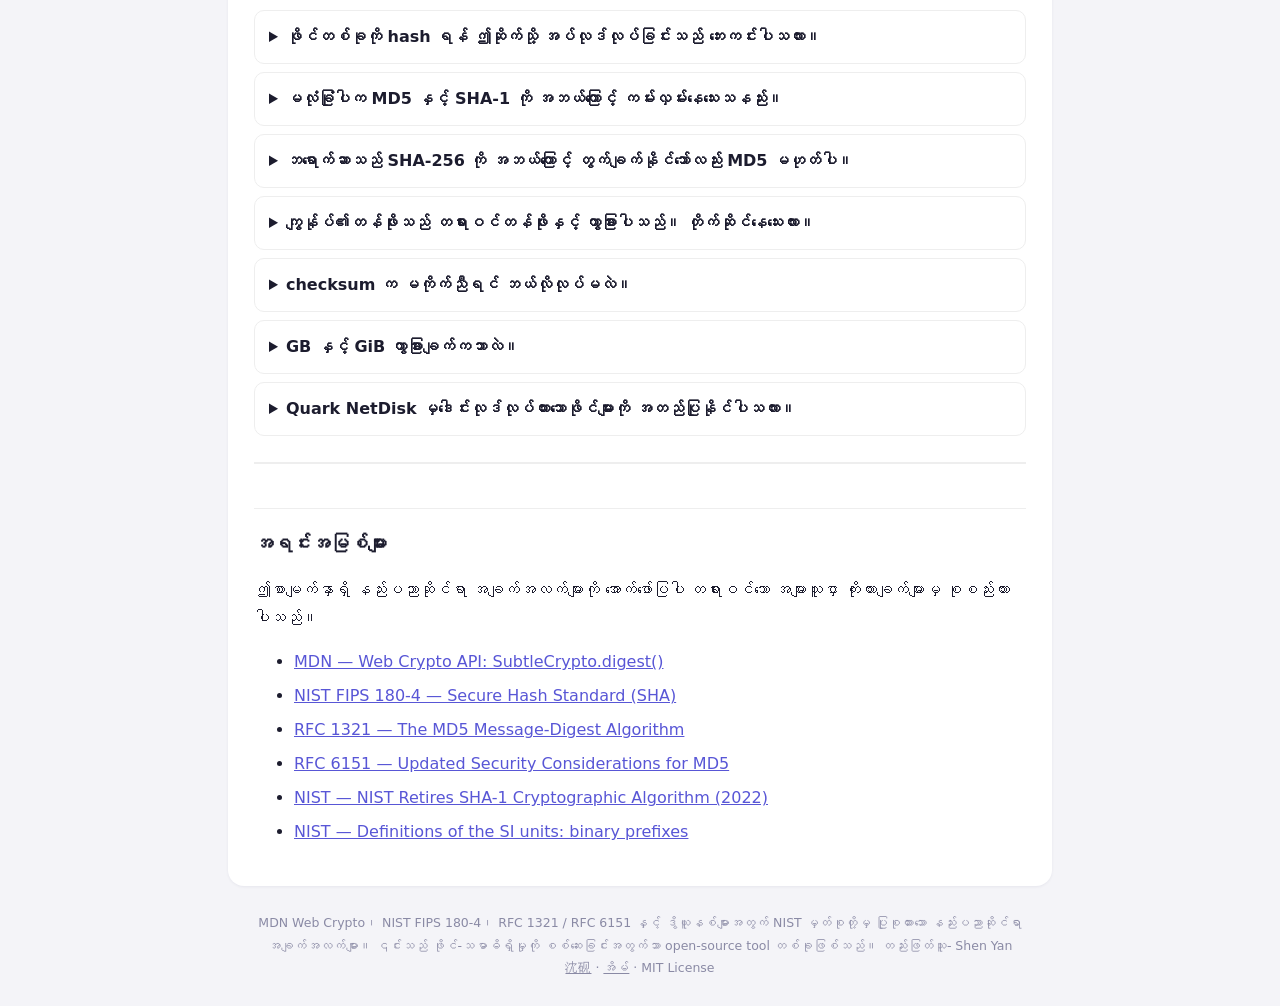
<file: my/index.html>
<!DOCTYPE html><html lang="my"><head><meta charset="utf-8">
<meta name="viewport" content="width=device-width,initial-scale=1">
<title>File Hash Checker - MD5/SHA-1/SHA-256 သင့်ဘရောက်ဆာတွင် အပ်လုဒ်လုပ်ခြင်း မရှိပါ။</title>
<meta name="description" content="သင့်ဘရောက်ဆာတွင် ဖိုင်တစ်ခု၏ MD5၊ SHA-1၊ SHA-256 နှင့် SHA-512 checksum ကို စက်အတွင်းတွက်ချက်ပါ။ ဖိုင်များကို ဘယ်တော့မှ အပ်လုဒ်မလုပ်ပါ။ အရာအားလုံးသည် client-side လည်ပတ်သည်။ Quark NetDisk နှင့် အခြား clouds များမှ ဒေါင်းလုဒ်များကို အတည်ပြုရန် လွှဲပြောင်းချိန်နှင့် ဒေတာယူနစ်ပြောင်းသည့်ကိရိယာ ပါဝင်သည်။">
<meta name="author" content="沈砚">
<link rel="canonical" href="https://cell70horn.github.io/my/">
<link rel="alternate" hreflang="zh-Hans" href="https://cell70horn.github.io/">
<link rel="alternate" hreflang="zh-Hant" href="https://cell70horn.github.io/zh-tw/">
<link rel="alternate" hreflang="en" href="https://cell70horn.github.io/en/">
<link rel="alternate" hreflang="ja" href="https://cell70horn.github.io/ja/">
<link rel="alternate" hreflang="id" href="https://cell70horn.github.io/id/">
<link rel="alternate" hreflang="th" href="https://cell70horn.github.io/th/">
<link rel="alternate" hreflang="vi" href="https://cell70horn.github.io/vi/">
<link rel="alternate" hreflang="ms" href="https://cell70horn.github.io/ms/">
<link rel="alternate" hreflang="fil" href="https://cell70horn.github.io/fil/">
<link rel="alternate" hreflang="km" href="https://cell70horn.github.io/km/">
<link rel="alternate" hreflang="lo" href="https://cell70horn.github.io/lo/">
<link rel="alternate" hreflang="my" href="https://cell70horn.github.io/my/">
<link rel="alternate" hreflang="x-default" href="https://cell70horn.github.io/">
<link rel="stylesheet" href="/style.css">
<script type="application/ld+json">
{
 "@context": "https://schema.org",
 "@graph": [
  {
   "@type": "WebApplication",
   "name": "File Hash Checker - MD5/SHA-1/SHA-256 သင့်ဘရောက်ဆာတွင် အပ်လုဒ်လုပ်ခြင်း မရှိပါ။",
   "url": "https://cell70horn.github.io/my/",
   "applicationCategory": "UtilitiesApplication",
   "operatingSystem": "Web browser",
   "browserRequirements": "Requires JavaScript",
   "inLanguage": "my",
   "description": "သင့်ဘရောက်ဆာတွင် ဖိုင်တစ်ခု၏ MD5၊ SHA-1၊ SHA-256 နှင့် SHA-512 checksum ကို စက်အတွင်းတွက်ချက်ပါ။ ဖိုင်များကို ဘယ်တော့မှ အပ်လုဒ်မလုပ်ပါ။ အရာအားလုံးသည် client-side လည်ပတ်သည်။ Quark NetDisk နှင့် အခြား clouds များမှ ဒေါင်းလုဒ်များကို အတည်ပြုရန် လွှဲပြောင်းချိန်နှင့် ဒေတာယူနစ်ပြောင်းသည့်ကိရိယာ ပါဝင်သည်။",
   "isAccessibleForFree": true,
   "creator": {
    "@type": "Person",
    "name": "沈砚",
    "url": "https://cell70horn.github.io/about-shenyan/"
   },
   "offers": {
    "@type": "Offer",
    "price": "0",
    "priceCurrency": "USD"
   }
  },
  {
   "@type": "FAQPage",
   "inLanguage": "my",
   "url": "https://cell70horn.github.io/my/",
   "mainEntity": [
    {
     "@type": "Question",
     "name": "ဖိုင်တစ်ခုကို hash ရန် ဤဆိုက်သို့ အပ်လုဒ်လုပ်ခြင်းသည် ဘေးကင်းပါသလား။",
     "acceptedAnswer": {
      "@type": "Answer",
      "text": "ကိရိယာသည် ဘာမှမတင်ပါ။ တွက်ချက်မှုအားလုံးသည် Web Crypto နှင့် built-in script ကို အသုံးပြု၍ သင့်ဘရောက်ဆာတွင် စက်တွင်းအလုပ်လုပ်သည်၊ ဖိုင်သည် သင့်စက်မှ ဘယ်သောအခါမှ မထွက်ဘဲ၊ ၎င်းသည် အော့ဖ်လိုင်းတွင်ပင် အလုပ်လုပ်ပါသည်။"
     }
    },
    {
     "@type": "Question",
     "name": "မလုံခြုံပါက MD5 နှင့် SHA-1 ကို အဘယ်ကြောင့် ကမ်းလှမ်းနေသေးသနည်း။",
     "acceptedAnswer": {
      "@type": "Answer",
      "text": "၎င်းတို့သည် မတော်တဆ အကျင့်ပျက်ခြစားမှုကို ဖမ်းမိခြင်းအတွက် လျင်မြန်ပြီး ကောင်းမွန်သော်လည်း တိုက်မိခြင်းများကို တမင်ဖန်တီးထားသောကြောင့် ၎င်းတို့ကို ခိုးယူစစ်ဆေးခြင်းအတွက် အသုံးမပြုရပါ။ လုံခြုံရေးအရေးကြီးသောအခါ SHA-256 ကိုသုံးပါ။"
     }
    },
    {
     "@type": "Question",
     "name": "ဘရောက်ဆာသည် SHA-256 ကို အဘယ်ကြောင့် တွက်ချက်နိုင်သော်လည်း MD5 မဟုတ်ပါ။",
     "acceptedAnswer": {
      "@type": "Answer",
      "text": "ဘရောက်ဆာ Web Crypto interface သည် MD5 မဟုတ်ဘဲ SHA-1/256/384/512 ကိုသာ တင်ပို့သည်။ ဤစာမျက်နှာရှိ MD5 သည် ပြည်တွင်း၌လည်း လုပ်ဆောင်သည့် open-source JavaScript အကောင်အထည်ဖော်မှုမှ လာပါသည်။"
     }
    },
    {
     "@type": "Question",
     "name": "ကျွန်ုပ်၏တန်ဖိုးသည် တရားဝင်တန်ဖိုးနှင့် ကွာခြားပါသည်။ တိုက်ဆိုင်နေသေးလား။",
     "acceptedAnswer": {
      "@type": "Answer",
      "text": "Hashes များသည် အသေးအမွှားကို အာရုံမခံဘဲ hex ပါဝင်မှုသာ အရေးကြီးသည်။ နှိုင်းယှဉ်သောအခါ၊ ကိရိယာသည် စာလုံးအသေးနှင့် space များကို လျစ်လျူရှုထားသောကြောင့် ထပ်တူထပ်မျှသော ဇာတ်ကောင်အစီအစဥ်ကို ကိုက်ညီမှုတစ်ခုအဖြစ် တွက်သည်။"
     }
    },
    {
     "@type": "Question",
     "name": "checksum က မကိုက်ညီရင် ဘယ်လိုလုပ်မလဲ။",
     "acceptedAnswer": {
      "@type": "Answer",
      "text": "ဒေါင်းလုဒ်လုပ်နေစဉ် သို့မဟုတ် ပြောင်းလဲနေချိန်တွင် ဖိုင်ပျက်စီးသွားသည်ဟု ဆိုလိုသည်။ ၎င်းကိုဖျက်ပြီး ထပ်မံဒေါင်းလုဒ်လုပ်ပါ၊ အကောင်းဆုံးအားဖြင့် တရားဝင်အရင်းအမြစ်မှနေ၍ နောက်တစ်ကြိမ်စစ်ဆေးပါ။"
     }
    },
    {
     "@type": "Question",
     "name": "GB နှင့် GiB ကွာခြားချက်ကဘာလဲ။",
     "acceptedAnswer": {
      "@type": "Answer",
      "text": "GB သည် ဒဿမ (အခြေခံ 1000) ဖြစ်ပြီး GiB သည် ဒွိ (အခြေခံ 1024၊ IEC စံနှုန်း) ဖြစ်သည်။ 1 GiB သည် 1.074 GB ခန့်ဖြစ်သည်၊ ယင်းသည် ကြော်ငြာထားသောစွမ်းရည်သည် စနစ်ပြသသည့်အရာနှင့် ကွဲပြားသည့်အကြောင်းရင်းတစ်ခုဖြစ်သည်။"
     }
    },
    {
     "@type": "Question",
     "name": "Quark NetDisk မှဒေါင်းလုဒ်လုပ်ထားသောဖိုင်များကို အတည်ပြုနိုင်ပါသလား။",
     "acceptedAnswer": {
      "@type": "Answer",
      "text": "ဟုတ်ကဲ့။ Quark NetDisk မှ ဒေါင်းလုဒ်လုပ်ပြီးနောက်၊ ၎င်း၏ SHA-256 ကို ရယူရန် ဤကိရိယာထဲသို့ ဖိုင်ကို ချပေးပြီး ဒေါင်းလုဒ်သည် ပြီးပြည့်စုံပြီး ယုံကြည်စိတ်ချရကြောင်း ထုတ်ဝေသူမှ ပေးထားသည့် checksum နှင့် နှိုင်းယှဉ်ပါ။"
     }
    }
   ]
  }
 ]
}
</script>
</head>
<body><div class="wrap"><main>
<nav class="lang">ဘာသာစကား: <a href="/">简体中文</a> · <a href="/zh-tw/">繁體中文</a> · <a href="/en/">English</a> · <a href="/ja/">日本語</a> · <a href="/id/">Bahasa Indonesia</a> · <a href="/th/">ไทย</a> · <a href="/vi/">Tiếng Việt</a> · <a href="/ms/">Bahasa Melayu</a> · <a href="/fil/">Filipino</a> · <a href="/km/">ភាសាខ្មែរ</a> · <a href="/lo/">ລາວ</a> · <strong>မြန်မာ</strong></nav>
<h1>File Hash Checker (စက်တွင်းအလုပ်လုပ်သည်၊ အပ်လုဒ်မလုပ်ပါ)</h1>
<p class="lead">ဖိုင်တစ်ခုထဲထည့်လိုက်ပြီး သင့်ဘရောက်ဆာသည် ၎င်း၏ MD5/SHA-1/SHA-256/SHA-512 checksum ကို သင့်စက်ပစ္စည်းပေါ်တွင် မှန်ကန်စွာတွက်ချက်ပေးသည်၊ ထို့ကြောင့် သင်သည် ဒေါင်းလုဒ်တစ်ခုပြီးမြောက်ပြီး ပျက်စီးသွားခြင်း သို့မဟုတ် ဆော့ကစားထားခြင်းမရှိကြောင်း အတည်ပြုနိုင်ပါသည်။ အရာအားလုံးသည် စက်တွင်းတွင် လုပ်ဆောင်သည်- ဖိုင်သည် သင့်စက်မှ ဘယ်သောအခါမှ ထွက်ခွာမသွားဘဲ မည်သည့်ဆာဗာသို့မျှ ပေးပို့မည်မဟုတ်ပါ။</p>
<p class="cta">၎င်းသည် cloud drive မှဒေါင်းလုဒ်လုပ်ထားသော installers များအတွက် အထူးအဆင်ပြေပါသည်- တရားဝင်စာမျက်နှာထုတ်ဝေသည့် checksum ကိုယူပြီး ဤနေရာတွင်တွက်ချက်ထားသောတန်ဖိုးနှင့်နှိုင်းယှဉ်ပါ။ အကယ်၍ သင်သည် client ကို ထပ်မံဒေါင်းလုဒ်လုပ်ရန် လိုအပ်ပါက၊ အဆိုပါသို့သွားပါ။ <a href="https://quarknetdisk.com/download/">Quark NetDisk PC ဒေါင်းလုဒ်စာမျက်နှာ</a> installer ကိုရယူရန်။</p>
<figure class="i4png"><picture><source type="image/webp" srcset="/img/cover_my.webp"><img src="/img/cover_my.png" alt="အပ်လုဒ်မတင်ဘဲ စက်တွင်းရှိ ဖိုင် hash ကိုတွက်ချက်သည့် ဘရောက်ဆာတစ်ခု၏ ပုံကြမ်း" fetchpriority="high" width="1120" height="746" style="width:100%;height:auto;border-radius:12px;border:1px solid #eee"></picture><figcaption>ပုံ 1- ဘရောက်ဆာက ၎င်းကို အပိုင်းလိုက်ဖတ်ပြီး checksum ကိုထုတ်ပေးနေချိန်တွင် ဖိုင်သည် သင့်စက်ပစ္စည်းပေါ်တွင်ရှိနေသည် - မည်သည့်အရာကိုမျှ အပ်လုဒ်မလုပ်ပါ။</figcaption></figure>
<section class="tool" id="hash"><h2>1. ဖိုင် hash ဂဏန်းတွက်စက်</h2><p>ဖိုင်တစ်ခုတွင် ရွေးပါ သို့မဟုတ် ဆွဲယူကာ checksum လေးခုစလုံးကို အလိုအလျောက်တွက်ချက်ပါသည်။ စာသားကို hash သို့ တိုက်ရိုက်ကူးထည့်နိုင်သည်။</p><div id="drop" class="drop"><input type="file" id="file" hidden><button type="button" id="pick" class="btn">ဖိုင်တစ်ခုကို ရွေးပါ။</button><div class="dh">သို့မဟုတ် ဖိုင်တစ်ခုကို ဤနေရာတွင် ချလိုက်ပါ - ၎င်းကို သင့်စက်ပေါ်တွင် လုပ်ဆောင်ပြီး မည်သည့်အခါမျှ အပ်လုဒ်မလုပ်ပါ။</div></div><div id="meta" class="meta" hidden><b id="fn"></b> · <span id="fs"></span></div><div class="hres"><div class="hrow"><span class="halg">MD5</span><code class="hval" id="h_md5">—</code><button class="cp" data-for="h_md5" type="button">ကော်ပီ</button></div><div class="hrow"><span class="halg">SHA-1</span><code class="hval" id="h_sha1">—</code><button class="cp" data-for="h_sha1" type="button">ကော်ပီ</button></div><div class="hrow"><span class="halg">SHA-256</span><code class="hval" id="h_sha256">—</code><button class="cp" data-for="h_sha256" type="button">ကော်ပီ</button></div><div class="hrow"><span class="halg">SHA-512</span><code class="hval" id="h_sha512">—</code><button class="cp" data-for="h_sha512" type="button">ကော်ပီ</button></div></div><div class="cmp"><label>အလိုအလျောက်နှိုင်းယှဉ်ရန် တရားဝင် checksum ကို ကူးထည့်ပါ-</label><input type="text" id="exp" placeholder="ထုတ်ပြန်ထားသော hash ကို ဤနေရာတွင် ကူးထည့်ပါ။" autocomplete="off" spellcheck="false"><div id="cmpr" class="cmpr"></div></div><details class="txt"><summary>သို့မဟုတ် စာသားကို hash သို့ ကူးထည့်ပါ-</summary><textarea id="txt" rows="3" placeholder="သင် hash လုပ်လိုသော စာသားကို ဤနေရာတွင် ကူးထည့်ပါ။"></textarea><button type="button" id="htxt" class="btn">Hash စာသား</button></details><p class="note">တွက်ချက်မှုအားလုံးသည် သင့်ဘရောက်ဆာတွင် စက်တွင်းဖြစ်တတ်သည် - ဖိုင်များကို ဘယ်တော့မှ အပ်လုဒ်မလုပ်ပါ။</p></section><section class="tool" id="conv"><h2>2. အချိန်လွှဲပြောင်းခြင်းနှင့် ဒေတာယူနစ်ပြောင်းစက်</h2><p>သတ်မှတ်အမြန်နှုန်းဖြင့် ဖိုင်တစ်ဖိုင်ကို လွှဲပြောင်းရန် အချိန်မည်မျှကြာမည်ကို ခန့်မှန်းပြီး ဒဿမ (GB) နှင့် ဒွိ (GiB) ယူနစ်များကြားသို့ ပြောင်းပါ။</p><div class="cv"><div class="cvg"><label>ဒေတာအရွယ်အစား</label><div class="cvin"><input type="number" id="sz" value="1" min="0" step="any"><select id="szu"><option value="1e6">MB</option><option value="1e9" selected>GB</option><option value="1e12">TB</option><option value="1048576">MiB</option><option value="1073741824">GiB</option><option value="1099511627776">TiB</option></select></div></div><div class="cvg"><label>ကွန်ရက်မြန်နှုန်း</label><div class="cvin"><input type="number" id="sp" value="100" min="0" step="any"><select id="spu"><option value="mbps" selected>Mbps</option><option value="mbs">MB/s</option><option value="gbps">Gbps</option></select></div></div></div><div class="cvout"><span>ခန့်မှန်းခြေလွှဲပြောင်းချိန်</span><b id="ttime">—</b></div><div class="cvtab"><span>ဒေတာယူနစ်ပြောင်းလဲခြင်း။</span><div id="units" class="units"></div></div><p class="note">အစစ်အမှန်အမြန်နှုန်းသည် ဆာဗာ၊ လမ်းကြောင်းနှင့် ဆက်စပ်မှုပေါ်တွင်မူတည်သောကြောင့် ၎င်းသည် သီအိုရီအရ ခန့်မှန်းချက်သာဖြစ်သည်။</p></section>
<h2>ဒေသန္တရ ဟက်ခ်လုပ်နည်း</h2><p>ခေတ်မီဘရောက်ဆာများသည် သင့်စက်ပေါ်တွင် SHA-1၊ SHA-256 နှင့် SHA-512 ကိုတွက်ချက်ပေးသည့် Web Crypto interface (crypto.subtle.digest) ကို ပေးပို့သည်။ MD5 သည် ထိုအင်တာဖေ့စ်၏ အစိတ်အပိုင်းမဟုတ်သောကြောင့် ၎င်းကို စာမျက်နှာတွင် တည်ဆောက်ထားသော open-source JavaScript အကောင်အထည်ဖော်မှုဖြင့် ပံ့ပိုးပေးထားသည်။ ဖိုင်ကို FileReader မှတဆင့် Memory တွင်ဖတ်ပြီး မည်သည့်အချက်တွင်မျှ ကွန်ရက်တောင်းဆိုမှုမပါဝင်ဘဲ အတုံးလိုက်အတုံးလိုက်လုပ်ထားသည်။</p><figure class="dgm-f"><svg viewBox="0 0 760 150" xmlns="http://www.w3.org/2000/svg" role="img" aria-label="အပ်လုဒ်မတင်ဘဲ စက်တွင်းရှိ ဖိုင် hash ကိုတွက်ချက်သည့် ဘရောက်ဆာတစ်ခု၏ ပုံကြမ်း" class="dgm"><defs><marker id="ar" markerWidth="9" markerHeight="9" refX="6" refY="3" orient="auto"><path d="M0,0 L6,3 L0,6 Z" fill="#5856d6"/></marker></defs><rect x="14" y="48" width="150" height="54" rx="12" fill="#eef0ff" stroke="#c7c9f7"/><text x="89" y="80" text-anchor="middle" font-family="system-ui,Arial" font-size="15" fill="#1c1c3c">ဖို</text><line x1="170" y1="75" x2="214" y2="75" stroke="#5856d6" stroke-width="2" marker-end="url(#ar)"/><rect x="220" y="40" width="180" height="70" rx="12" fill="#f5f5fb" stroke="#d7d8ee"/><text x="310" y="70" text-anchor="middle" font-family="system-ui,Arial" font-size="13" fill="#1c1c3c">FileReader</text><text x="310" y="92" text-anchor="middle" font-family="system-ui,Arial" font-size="12" fill="#6b6b8a">chunks · local</text><line x1="406" y1="75" x2="450" y2="75" stroke="#5856d6" stroke-width="2" marker-end="url(#ar)"/><rect x="456" y="40" width="150" height="70" rx="12" fill="#eef0ff" stroke="#c7c9f7"/><text x="531" y="68" text-anchor="middle" font-family="system-ui,Arial" font-size="13" fill="#5856d6" font-weight="700">MD5 · SHA-1</text><text x="531" y="90" text-anchor="middle" font-family="system-ui,Arial" font-size="13" fill="#5856d6" font-weight="700">SHA-256 · 512</text><line x1="612" y1="75" x2="656" y2="75" stroke="#5856d6" stroke-width="2" marker-end="url(#ar)"/><rect x="662" y="48" width="84" height="54" rx="12" fill="#e7f7ee" stroke="#b6e3c8"/><text x="704" y="80" text-anchor="middle" font-family="system-ui,Arial" font-size="22" fill="#1f9d57">#</text><text x="380" y="24" text-anchor="middle" font-family="system-ui,Arial" font-size="13" fill="#6b6b8a">တွက်ချက်မှုအားလုံးသည် သင့်ဘရောက်ဆာတွင် စက်တွင်းဖြစ်တတ်</text></svg><figcaption>ပုံ 1- ဘရောက်ဆာက ၎င်းကို အပိုင်းလိုက်ဖတ်ပြီး checksum ကိုထုတ်ပေးနေချိန်တွင် ဖိုင်သည် သင့်စက်ပစ္စည်းပေါ်တွင်ရှိနေသည် - မည်သည့်အရာကိုမျှ အပ်လုဒ်မလုပ်ပါ။</figcaption></figure>
<h2>Checksum ဖြင့် ဒေါင်းလုဒ်ကို ဘယ်လိုအတည်ပြုမလဲ။</h2><p>cloud drive သို့မဟုတ် တရားဝင်ဆိုက်မှ ဖိုင်တစ်ခုကို ဒေါင်းလုဒ်လုပ်ပြီးနောက်၊ ၎င်း၏ checksum ကိုရယူရန် အထက်ပါကိရိယာထဲသို့ ချပေးပြီးနောက် ၎င်းကို ထုတ်ဝေသူစာရင်းများ၏ တရားဝင်တန်ဖိုးနှင့် ဂဏန်းများဖြင့် ဂဏန်းများဖြင့် နှိုင်းယှဉ်ပါ။ အတိအကျကိုက်ညီမှုဆိုသည်မှာ ဖိုင်သည် ပြီးပြည့်စုံပြီး တုန်လှုပ်ခြင်းမရှိသော၊ မတူညီသော စာလုံးတစ်လုံးသည် အကူးအပြောင်းတွင် ပျက်စီးသွားသည် သို့မဟုတ် မွမ်းမံထားသောကြောင့် ၎င်းကို ထပ်မံဒေါင်းလုဒ်လုပ်ပါ။ SHA-256 ကို ဦးစားပေးပါ- MD5 နှင့် SHA-1 တို့သည် မြန်ဆန်သော်လည်း ဆော့ကစားရန် မသင့်တော်တော့ပါ။</p><figure class="dgm-f"><svg viewBox="0 0 760 180" xmlns="http://www.w3.org/2000/svg" role="img" aria-label="ဒေသအလိုက် တွက်ချက်ထားသော hash တစ်ခုကို တရားဝင်ထုတ်ဝေထားသော တန်ဖိုးနှင့် နှိုင်းယှဉ်သည့် အဆင့်ဇယား" class="dgm"><rect x="20" y="30" width="300" height="56" rx="10" fill="#f5f5fb" stroke="#d7d8ee"/><text x="34" y="54" font-family="system-ui,Arial" font-size="12" fill="#6b6b8a">local</text><text x="34" y="76" font-family="ui-monospace,Consolas,monospace" font-size="14" fill="#1c1c3c">a1b2c3 … 9f8e</text><rect x="20" y="100" width="300" height="56" rx="10" fill="#f5f5fb" stroke="#d7d8ee"/><text x="34" y="124" font-family="system-ui,Arial" font-size="12" fill="#6b6b8a">official</text><text x="34" y="146" font-family="ui-monospace,Consolas,monospace" font-size="14" fill="#1c1c3c">a1b2c3 … 9f8e</text><text x="356" y="100" text-anchor="middle" font-family="system-ui,Arial" font-size="30" fill="#5856d6">=</text><rect x="400" y="64" width="340" height="58" rx="12" fill="#e7f7ee" stroke="#b6e3c8"/><text x="430" y="100" font-family="system-ui,Arial" font-size="26" fill="#1f9d57">✓</text><text x="466" y="99" font-family="system-ui,Arial" font-size="15" fill="#1f7a47">ကိုက်ညီမှု- ဖိုင်သည် ပြီးပြည့်စုံပြီး တု</text></svg><figcaption>ပုံ 2- သင့်ဒေသတန်ဖိုးသည် တရားဝင်ဂဏန်းတစ်ခုအတွက် ဂဏန်းတစ်လုံးနှင့် ကိုက်ညီသည့်အခါမှသာ ဖိုင်ကို သင်ယုံကြည်နိုင်မည်ဖြစ်သည်။</figcaption></figure>
<figure class="i4png"><picture><source type="image/webp" srcset="/img/board_my.webp"><img src="/img/board_my.png" alt="ဒေသအလိုက် တွက်ချက်ထားသော hash တစ်ခုကို တရားဝင်ထုတ်ဝေထားသော တန်ဖိုးနှင့် နှိုင်းယှဉ်သည့် အဆင့်ဇယား" loading="lazy" width="1120" height="746" style="width:100%;height:auto;border-radius:12px;border:1px solid #eee"></picture><figcaption>ပုံ 2- သင့်ဒေသတန်ဖိုးသည် တရားဝင်ဂဏန်းတစ်ခုအတွက် ဂဏန်းတစ်လုံးနှင့် ကိုက်ညီသည့်အခါမှသာ ဖိုင်ကို သင်ယုံကြည်နိုင်မည်ဖြစ်သည်။</figcaption></figure>
<h2>MD5 vs SHA-1 vs SHA-256- အသုံးပြုရန်</h2><p>အယ်လဂိုရီသမ် လေးခုစလုံးသည် ပုံသေလက်ဗွေကို ထုတ်ပေးသော်လည်း ၎င်းတို့၏ လုံခြုံရေးမှာ သိသိသာသာ ကွဲပြားသည်။ အောက်ပါဇယားသည် ထုတ်ပြန်ထားသော စံနှုန်းများနှင့် တရားဝင်သတိပေးချက်များကို အကျဉ်းချုပ်ဖော်ပြထားသည်။</p><table class="cmp-t"><thead><tr><th>Algorithm</th><th>အထွက်နည်းနည်းများသည်။</th><th>လုံခြုံရေးအခြေအနေ</th><th>ဘယ်အချိန်မှာ သုံးမလဲ။</th></tr></thead><tbody><tr><td class="halg">MD5</td><td>128</td><td>ယာဉ်တိုက်မှုဒဏ်ခံနိုင်ရည်မရှိတော့ပါ (RFC 6151)</td><td>မတော်တဆ- အကျင့်ပျက်ခြစားမှုကို စစ်ဆေးခြင်းသာဖြစ်ပြီး ဆော့ကစားခြင်းမှ ကာကွယ်ခြင်းမဟုတ်ပါ။</td></tr><tr><td class="halg">SHA-1</td><td>160</td><td>NIST သည် 2022 တွင် အငြိမ်းစားယူခဲ့ပြီး 2030 တွင် အပြီးအပြတ်ထွက်သွားသည်။</td><td>အမွေအနှစ် လိုက်ဖက်ညီမှု၊ အသစ်အသုံးပြုခြင်းကို ရှောင်ကြဉ်ပါ။</td></tr><tr><td class="halg">SHA-256</td><td>256</td><td>SHA-2 မိသားစု၊ လက်ရှိ လုံခြုံသည် (FIPS 180-4)</td><td>အကြံပြုထားသည်- ဒေါင်းလုဒ်လုပ်ပြီး ခိုင်မာမှုကို အတည်ပြုခြင်း။</td></tr><tr><td class="halg">SHA-512</td><td>512</td><td>SHA-2 မိသားစု၊ လက်ရှိ လုံခြုံသည် (FIPS 180-4)</td><td>အချိန်ပိုကြာအောင် hash လိုအပ်သည့်အခါ အသုံးပြုပါ။</td></tr></tbody></table>
<section id="i4data" class="data"><h2>2026 အပြောင်းအရွှေ့အချိန်ခန့်မှန်းချက်</h2><p>သာမန်အိမ်သုံးဘရော့ဒ်ဘန်းအမြန်နှုန်းဖြင့် လွှဲပြောင်းရန် အရွယ်အစားအမျိုးမျိုးရှိသော ဖိုင်များမည်မျှကြာကြောင်း သီအိုရီခန့်မှန်းချက်ကြောင့် ဒေါင်းလုဒ်နှင့် အတည်ပြုခြင်းအတွက် စောင့်ဆိုင်းချိန်ကို သင်တိုင်းတာနိုင်သည်။ ၎င်းသည် bandwidth ကိုသာပြောင်းလဲပြီး လက်ဆွဲနှုတ်ဆက်ခြင်း၊ ပေါင်းစပ်ငွေနှင့် ဒစ်ခ်ရေးခြင်းများ မပါဝင်ပါ။</p><table class="cmp-t"><thead><tr><th>ဖိုင်အရွယ်အစား</th><th>10 Mbps</th><th>100 Mbps</th><th>1000 Mbps</th></tr></thead><tbody><tr><td>100 MB</td><td>1မိနစ် 20စက္ကန့်</td><td>8စက္ကန့်</td><td>1စက္ကန့်</td></tr><tr><td>1 GB</td><td>13မိနစ် 20စက္ကန့်</td><td>1မိနစ် 20စက္ကန့်</td><td>8စက္ကန့်</td></tr><tr><td>10 GB</td><td>2နာရီ 13မိနစ်</td><td>13မိနစ် 20စက္ကန့်</td><td>1မိနစ် 20စက္ကန့်</td></tr></tbody></table><p class="note est">ခန့်မှန်းချက်၊ ပထမပါတီတိုင်းတာခြင်းမဟုတ်ပါ (2026)</p></section>
<section class="faqs"><h2>FAQ</h2><details class="faq"><summary>ဖိုင်တစ်ခုကို hash ရန် ဤဆိုက်သို့ အပ်လုဒ်လုပ်ခြင်းသည် ဘေးကင်းပါသလား။</summary><div>ကိရိယာသည် ဘာမှမတင်ပါ။ တွက်ချက်မှုအားလုံးသည် Web Crypto နှင့် built-in script ကို အသုံးပြု၍ သင့်ဘရောက်ဆာတွင် စက်တွင်းအလုပ်လုပ်သည်၊ ဖိုင်သည် သင့်စက်မှ ဘယ်သောအခါမှ မထွက်ဘဲ၊ ၎င်းသည် အော့ဖ်လိုင်းတွင်ပင် အလုပ်လုပ်ပါသည်။</div></details><details class="faq"><summary>မလုံခြုံပါက MD5 နှင့် SHA-1 ကို အဘယ်ကြောင့် ကမ်းလှမ်းနေသေးသနည်း။</summary><div>၎င်းတို့သည် မတော်တဆ အကျင့်ပျက်ခြစားမှုကို ဖမ်းမိခြင်းအတွက် လျင်မြန်ပြီး ကောင်းမွန်သော်လည်း တိုက်မိခြင်းများကို တမင်ဖန်တီးထားသောကြောင့် ၎င်းတို့ကို ခိုးယူစစ်ဆေးခြင်းအတွက် အသုံးမပြုရပါ။ လုံခြုံရေးအရေးကြီးသောအခါ SHA-256 ကိုသုံးပါ။</div></details><details class="faq"><summary>ဘရောက်ဆာသည် SHA-256 ကို အဘယ်ကြောင့် တွက်ချက်နိုင်သော်လည်း MD5 မဟုတ်ပါ။</summary><div>ဘရောက်ဆာ Web Crypto interface သည် MD5 မဟုတ်ဘဲ SHA-1/256/384/512 ကိုသာ တင်ပို့သည်။ ဤစာမျက်နှာရှိ MD5 သည် ပြည်တွင်း၌လည်း လုပ်ဆောင်သည့် open-source JavaScript အကောင်အထည်ဖော်မှုမှ လာပါသည်။</div></details><details class="faq"><summary>ကျွန်ုပ်၏တန်ဖိုးသည် တရားဝင်တန်ဖိုးနှင့် ကွာခြားပါသည်။ တိုက်ဆိုင်နေသေးလား။</summary><div>Hashes များသည် အသေးအမွှားကို အာရုံမခံဘဲ hex ပါဝင်မှုသာ အရေးကြီးသည်။ နှိုင်းယှဉ်သောအခါ၊ ကိရိယာသည် စာလုံးအသေးနှင့် space များကို လျစ်လျူရှုထားသောကြောင့် ထပ်တူထပ်မျှသော ဇာတ်ကောင်အစီအစဥ်ကို ကိုက်ညီမှုတစ်ခုအဖြစ် တွက်သည်။</div></details><details class="faq"><summary>checksum က မကိုက်ညီရင် ဘယ်လိုလုပ်မလဲ။</summary><div>ဒေါင်းလုဒ်လုပ်နေစဉ် သို့မဟုတ် ပြောင်းလဲနေချိန်တွင် ဖိုင်ပျက်စီးသွားသည်ဟု ဆိုလိုသည်။ ၎င်းကိုဖျက်ပြီး ထပ်မံဒေါင်းလုဒ်လုပ်ပါ၊ အကောင်းဆုံးအားဖြင့် တရားဝင်အရင်းအမြစ်မှနေ၍ နောက်တစ်ကြိမ်စစ်ဆေးပါ။</div></details><details class="faq"><summary>GB နှင့် GiB ကွာခြားချက်ကဘာလဲ။</summary><div>GB သည် ဒဿမ (အခြေခံ 1000) ဖြစ်ပြီး GiB သည် ဒွိ (အခြေခံ 1024၊ IEC စံနှုန်း) ဖြစ်သည်။ 1 GiB သည် 1.074 GB ခန့်ဖြစ်သည်၊ ယင်းသည် ကြော်ငြာထားသောစွမ်းရည်သည် စနစ်ပြသသည့်အရာနှင့် ကွဲပြားသည့်အကြောင်းရင်းတစ်ခုဖြစ်သည်။</div></details><details class="faq"><summary>Quark NetDisk မှဒေါင်းလုဒ်လုပ်ထားသောဖိုင်များကို အတည်ပြုနိုင်ပါသလား။</summary><div>ဟုတ်ကဲ့။ Quark NetDisk မှ ဒေါင်းလုဒ်လုပ်ပြီးနောက်၊ ၎င်း၏ SHA-256 ကို ရယူရန် ဤကိရိယာထဲသို့ ဖိုင်ကို ချပေးပြီး ဒေါင်းလုဒ်သည် ပြီးပြည့်စုံပြီး ယုံကြည်စိတ်ချရကြောင်း ထုတ်ဝေသူမှ ပေးထားသည့် checksum နှင့် နှိုင်းယှဉ်ပါ။</div></details></section>
<section class="related"><h2>အရင်းအမြစ်များ</h2><p>ဤစာမျက်နှာရှိ နည်းပညာဆိုင်ရာ အချက်အလက်များကို အောက်ဖော်ပြပါ တရားဝင်သော အများသူငှာ ကိုးကားချက်များမှ စုစည်းထားပါသည်။</p><ul><li><a href="https://developer.mozilla.org/en-US/docs/Web/API/SubtleCrypto/digest" rel="nofollow" target="_blank">MDN — Web Crypto API: SubtleCrypto.digest()</a></li><li><a href="https://nvlpubs.nist.gov/nistpubs/FIPS/NIST.FIPS.180-4.pdf" rel="nofollow" target="_blank">NIST FIPS 180-4 — Secure Hash Standard (SHA)</a></li><li><a href="https://www.rfc-editor.org/rfc/rfc1321" rel="nofollow" target="_blank">RFC 1321 — The MD5 Message-Digest Algorithm</a></li><li><a href="https://www.rfc-editor.org/rfc/rfc6151" rel="nofollow" target="_blank">RFC 6151 — Updated Security Considerations for MD5</a></li><li><a href="https://www.nist.gov/news-events/news/2022/12/nist-retires-sha-1-cryptographic-algorithm" rel="nofollow" target="_blank">NIST — NIST Retires SHA-1 Cryptographic Algorithm (2022)</a></li><li><a href="https://physics.nist.gov/cuu/Units/binary.html" rel="nofollow" target="_blank">NIST — Definitions of the SI units: binary prefixes</a></li></ul></section>
</main>
<footer>MDN Web Crypto၊ NIST FIPS 180-4၊ RFC 1321 / RFC 6151 နှင့် ဒွိယူနစ်များအတွက် NIST မှတ်စုတို့မှ ပြုစုထားသော နည်းပညာဆိုင်ရာအချက်အလက်များ။ ၎င်းသည် ဖိုင်-သမာဓိရှိမှုကို စစ်ဆေးခြင်းအတွက်သာ open-source tool တစ်ခုဖြစ်သည်။ တည်းဖြတ်သူ- Shen Yan<br><a href="/about-shenyan/" rel="author">沈砚</a> · <a href="/">အိမ်</a> · MIT License</footer>
</div>
<script>window.QL={"computing": "ပြည်တွင်းမှာ ကွန်ပြူတာ...", "copied": "ကူးယူသည်။", "copy": "ကော်ပီ", "match": "ကိုက်ညီမှု- ဖိုင်သည် ပြီးပြည့်စုံပြီး တုန်လှုပ်ခြင်းမရှိပါ။", "nomatch": "ကိုက်ညီမှုမရှိပါ- ဖိုင်ပျက်စီးသွားခြင်း သို့မဟုတ် ပြောင်းလဲသွားခြင်း၊ ၎င်းကို ထပ်မံဒေါင်းလုဒ်လုပ်ပါ။", "file": "ဖို", "size": "အရွယ်အစား", "d": "ရက်", "h": "နာရီ", "m": "မိနစ်", "s": "စက္ကန့်"};</script><script src="/app.js"></script></body></html>
</file>
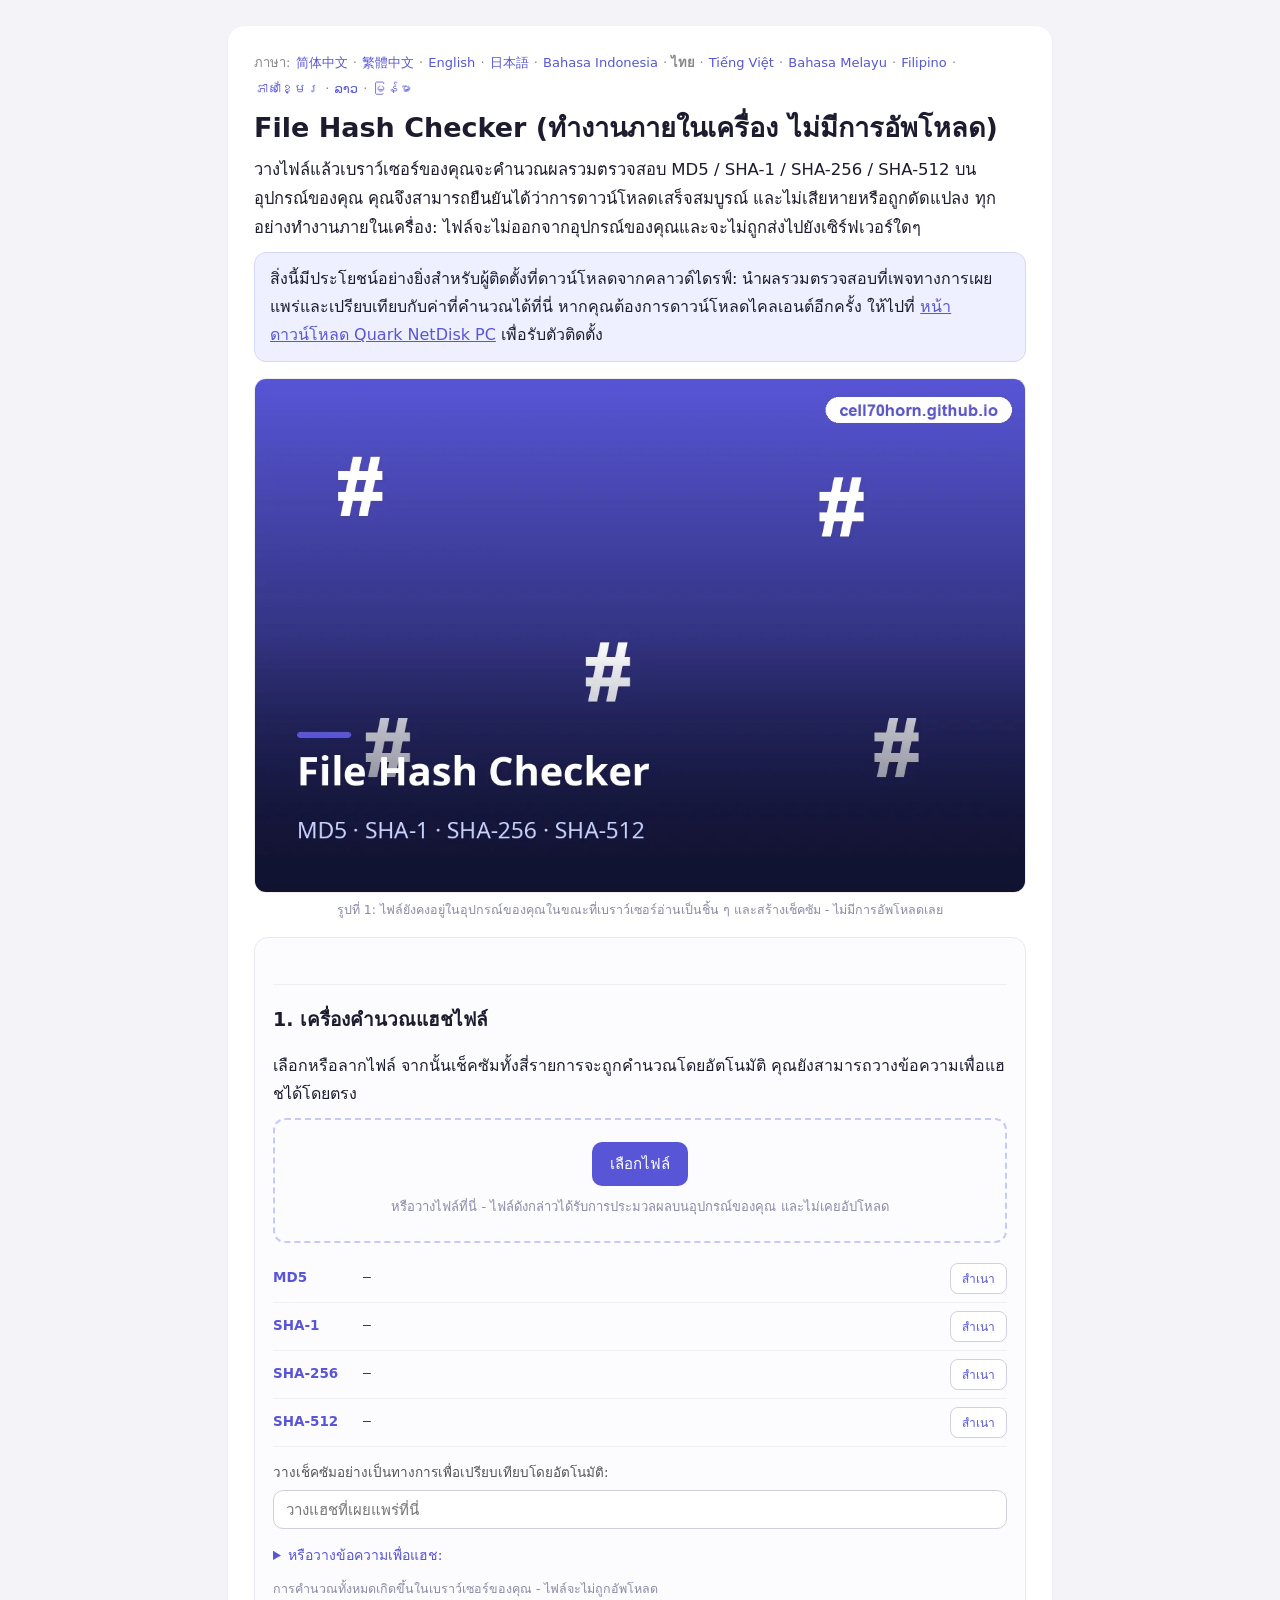
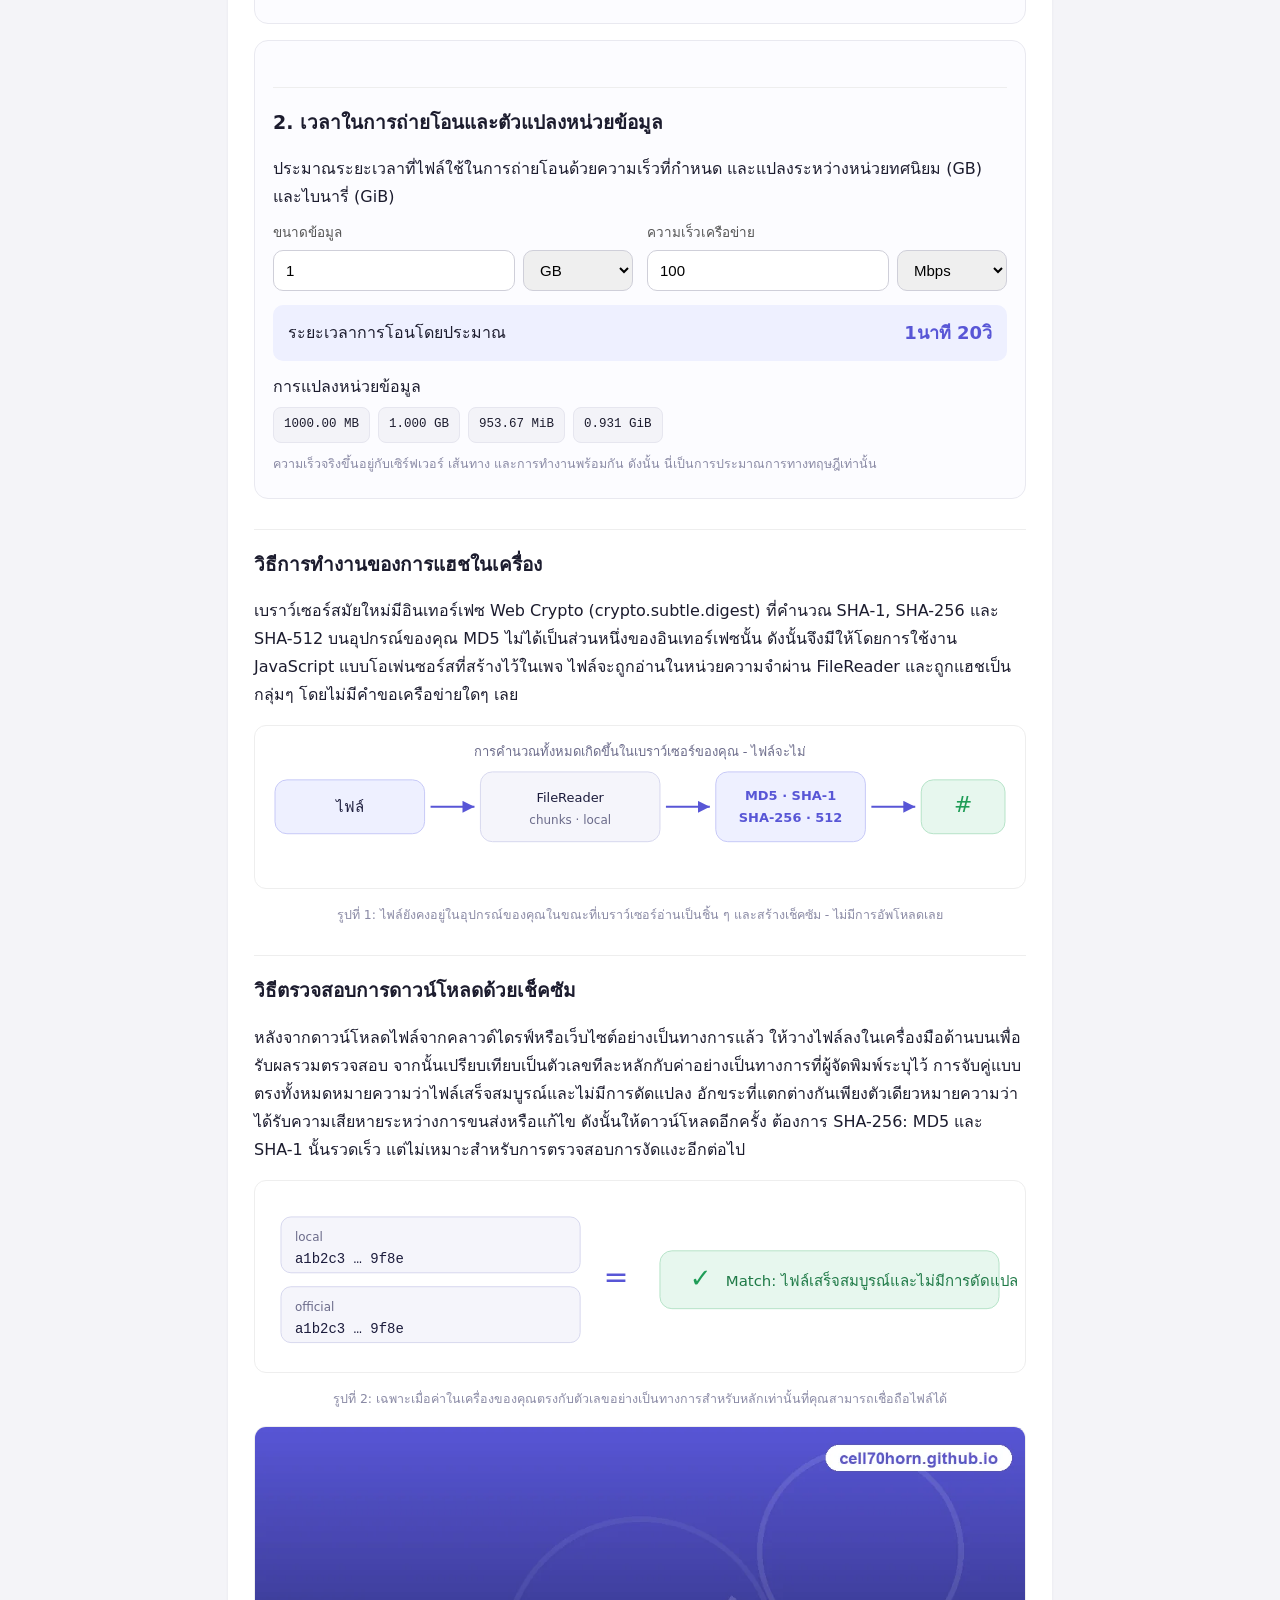
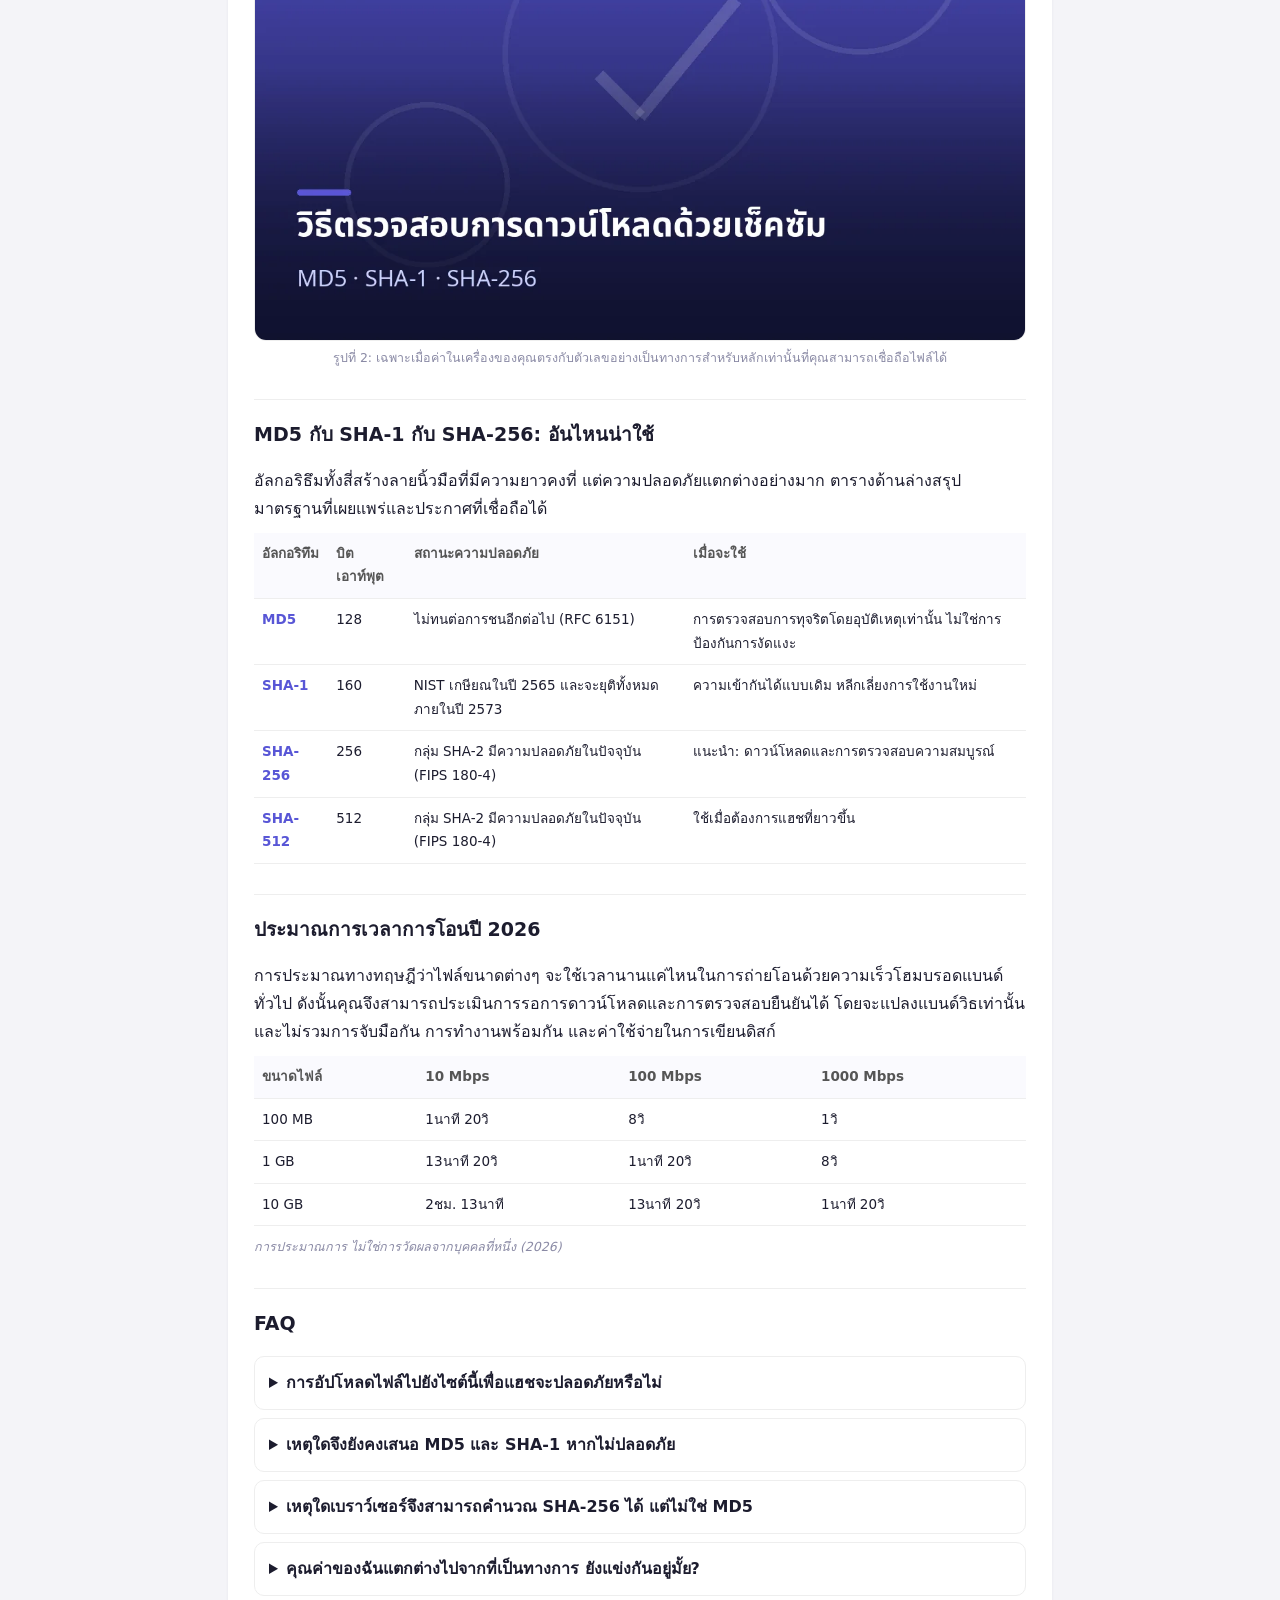
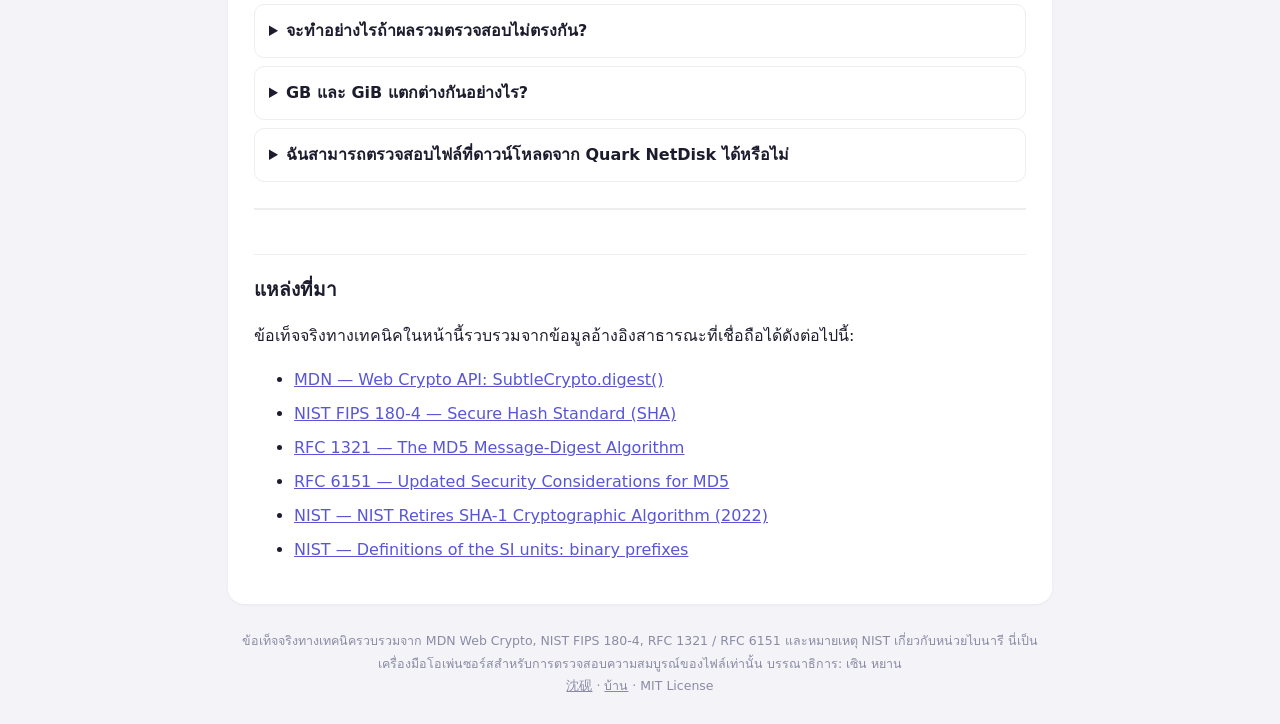
<file: th/index.html>
<!DOCTYPE html><html lang="th"><head><meta charset="utf-8">
<meta name="viewport" content="width=device-width,initial-scale=1">
<title>ตัวตรวจสอบแฮชไฟล์ - MD5/SHA-1/SHA-256 ในเบราว์เซอร์ของคุณ ไม่มีการอัปโหลด</title>
<meta name="description" content="คำนวณผลรวมตรวจสอบ MD5, SHA-1, SHA-256 และ SHA-512 ของไฟล์ในเบราว์เซอร์ของคุณ ไฟล์จะไม่ถูกอัพโหลด ทุกอย่างทำงานฝั่งไคลเอ็นต์ รวมเวลาการถ่ายโอนและตัวแปลงหน่วยข้อมูลเพื่อตรวจสอบการดาวน์โหลดจาก Quark NetDisk และคลาวด์อื่นๆ">
<meta name="author" content="沈砚">
<link rel="canonical" href="https://cell70horn.github.io/th/">
<link rel="alternate" hreflang="zh-Hans" href="https://cell70horn.github.io/">
<link rel="alternate" hreflang="zh-Hant" href="https://cell70horn.github.io/zh-tw/">
<link rel="alternate" hreflang="en" href="https://cell70horn.github.io/en/">
<link rel="alternate" hreflang="ja" href="https://cell70horn.github.io/ja/">
<link rel="alternate" hreflang="id" href="https://cell70horn.github.io/id/">
<link rel="alternate" hreflang="th" href="https://cell70horn.github.io/th/">
<link rel="alternate" hreflang="vi" href="https://cell70horn.github.io/vi/">
<link rel="alternate" hreflang="ms" href="https://cell70horn.github.io/ms/">
<link rel="alternate" hreflang="fil" href="https://cell70horn.github.io/fil/">
<link rel="alternate" hreflang="km" href="https://cell70horn.github.io/km/">
<link rel="alternate" hreflang="lo" href="https://cell70horn.github.io/lo/">
<link rel="alternate" hreflang="my" href="https://cell70horn.github.io/my/">
<link rel="alternate" hreflang="x-default" href="https://cell70horn.github.io/">
<link rel="stylesheet" href="/style.css">
<script type="application/ld+json">
{
 "@context": "https://schema.org",
 "@graph": [
  {
   "@type": "WebApplication",
   "name": "ตัวตรวจสอบแฮชไฟล์ - MD5/SHA-1/SHA-256 ในเบราว์เซอร์ของคุณ ไม่มีการอัปโหลด",
   "url": "https://cell70horn.github.io/th/",
   "applicationCategory": "UtilitiesApplication",
   "operatingSystem": "Web browser",
   "browserRequirements": "Requires JavaScript",
   "inLanguage": "th",
   "description": "คำนวณผลรวมตรวจสอบ MD5, SHA-1, SHA-256 และ SHA-512 ของไฟล์ในเบราว์เซอร์ของคุณ ไฟล์จะไม่ถูกอัพโหลด ทุกอย่างทำงานฝั่งไคลเอ็นต์ รวมเวลาการถ่ายโอนและตัวแปลงหน่วยข้อมูลเพื่อตรวจสอบการดาวน์โหลดจาก Quark NetDisk และคลาวด์อื่นๆ",
   "isAccessibleForFree": true,
   "creator": {
    "@type": "Person",
    "name": "沈砚",
    "url": "https://cell70horn.github.io/about-shenyan/"
   },
   "offers": {
    "@type": "Offer",
    "price": "0",
    "priceCurrency": "USD"
   }
  },
  {
   "@type": "FAQPage",
   "inLanguage": "th",
   "url": "https://cell70horn.github.io/th/",
   "mainEntity": [
    {
     "@type": "Question",
     "name": "การอัปโหลดไฟล์ไปยังไซต์นี้เพื่อแฮชจะปลอดภัยหรือไม่",
     "acceptedAnswer": {
      "@type": "Answer",
      "text": "เครื่องมือไม่ได้อัปโหลดอะไรเลย การคำนวณทั้งหมดทำงานภายในเบราว์เซอร์ของคุณโดยใช้ Web Crypto และสคริปต์ในตัว ไฟล์จะไม่ออกจากอุปกรณ์ของคุณ และยังทำงานแบบออฟไลน์ได้ด้วย"
     }
    },
    {
     "@type": "Question",
     "name": "เหตุใดจึงยังคงเสนอ MD5 และ SHA-1 หากไม่ปลอดภัย",
     "acceptedAnswer": {
      "@type": "Answer",
      "text": "รวดเร็วและดีในการตรวจจับการทุจริตโดยไม่ได้ตั้งใจ แต่การชนกันสามารถสร้างขึ้นได้โดยเจตนา ดังนั้นจึงต้องไม่ใช้เพื่อตรวจสอบการงัดแงะ ใช้ SHA-256 เมื่อเรื่องความปลอดภัยเป็นสิ่งสำคัญ"
     }
    },
    {
     "@type": "Question",
     "name": "เหตุใดเบราว์เซอร์จึงสามารถคำนวณ SHA-256 ได้ แต่ไม่ใช่ MD5",
     "acceptedAnswer": {
      "@type": "Answer",
      "text": "อินเทอร์เฟซ Web Crypto ของเบราว์เซอร์จัดส่งเฉพาะ SHA-1/256/384/512 ไม่ใช่ MD5 MD5 ในหน้านี้มาจากการใช้งาน JavaScript แบบโอเพ่นซอร์สที่ทำงานภายในเครื่องด้วย"
     }
    },
    {
     "@type": "Question",
     "name": "คุณค่าของฉันแตกต่างไปจากที่เป็นทางการ ยังแข่งกันอยู่มั้ย?",
     "acceptedAnswer": {
      "@type": "Answer",
      "text": "แฮชไม่คำนึงถึงขนาดตัวพิมพ์และเฉพาะเนื้อหาฐานสิบหกเท่านั้นที่สำคัญ เมื่อเปรียบเทียบ เครื่องมือจะละเว้นตัวพิมพ์และช่องว่าง ดังนั้นลำดับอักขระที่เหมือนกันจะนับว่าตรงกัน"
     }
    },
    {
     "@type": "Question",
     "name": "จะทำอย่างไรถ้าผลรวมตรวจสอบไม่ตรงกัน?",
     "acceptedAnswer": {
      "@type": "Answer",
      "text": "หมายความว่าไฟล์เสียหายระหว่างการดาวน์โหลดหรือถูกแก้ไข ลบออกแล้วดาวน์โหลดอีกครั้ง โดยควรมาจากแหล่งที่มาอย่างเป็นทางการ จากนั้นตรวจสอบอีกครั้ง"
     }
    },
    {
     "@type": "Question",
     "name": "GB และ GiB แตกต่างกันอย่างไร?",
     "acceptedAnswer": {
      "@type": "Answer",
      "text": "GB เป็นทศนิยม (ฐาน 1,000) และ GiB เป็นไบนารี (ฐาน 1,024 ซึ่งเป็นมาตรฐาน IEC) 1 GiB มีขนาดประมาณ 1.074 GB ซึ่งเป็นเหตุผลหนึ่งที่ความจุที่โฆษณาแตกต่างจากที่ระบบแสดง"
     }
    },
    {
     "@type": "Question",
     "name": "ฉันสามารถตรวจสอบไฟล์ที่ดาวน์โหลดจาก Quark NetDisk ได้หรือไม่",
     "acceptedAnswer": {
      "@type": "Answer",
      "text": "ใช่. หลังจากดาวน์โหลดจาก Quark NetDisk ให้วางไฟล์ลงในเครื่องมือนี้เพื่อรับ SHA-256 และเปรียบเทียบกับผลรวมตรวจสอบที่ผู้เผยแพร่ให้ไว้เพื่อยืนยันว่าการดาวน์โหลดเสร็จสมบูรณ์และเชื่อถือได้"
     }
    }
   ]
  }
 ]
}
</script>
</head>
<body><div class="wrap"><main>
<nav class="lang">ภาษา: <a href="/">简体中文</a> · <a href="/zh-tw/">繁體中文</a> · <a href="/en/">English</a> · <a href="/ja/">日本語</a> · <a href="/id/">Bahasa Indonesia</a> · <strong>ไทย</strong> · <a href="/vi/">Tiếng Việt</a> · <a href="/ms/">Bahasa Melayu</a> · <a href="/fil/">Filipino</a> · <a href="/km/">ភាសាខ្មែរ</a> · <a href="/lo/">ລາວ</a> · <a href="/my/">မြန်မာ</a></nav>
<h1>File Hash Checker (ทำงานภายในเครื่อง ไม่มีการอัพโหลด)</h1>
<p class="lead">วางไฟล์แล้วเบราว์เซอร์ของคุณจะคำนวณผลรวมตรวจสอบ MD5 / SHA-1 / SHA-256 / SHA-512 บนอุปกรณ์ของคุณ คุณจึงสามารถยืนยันได้ว่าการดาวน์โหลดเสร็จสมบูรณ์ และไม่เสียหายหรือถูกดัดแปลง ทุกอย่างทำงานภายในเครื่อง: ไฟล์จะไม่ออกจากอุปกรณ์ของคุณและจะไม่ถูกส่งไปยังเซิร์ฟเวอร์ใดๆ</p>
<p class="cta">สิ่งนี้มีประโยชน์อย่างยิ่งสำหรับผู้ติดตั้งที่ดาวน์โหลดจากคลาวด์ไดรฟ์: นำผลรวมตรวจสอบที่เพจทางการเผยแพร่และเปรียบเทียบกับค่าที่คำนวณได้ที่นี่ หากคุณต้องการดาวน์โหลดไคลเอนต์อีกครั้ง ให้ไปที่ <a href="https://quarknetdisk.com/download/">หน้าดาวน์โหลด Quark NetDisk PC</a> เพื่อรับตัวติดตั้ง</p>
<figure class="i4png"><picture><source type="image/webp" srcset="/img/cover_th.webp"><img src="/img/cover_th.png" alt="ไดอะแกรมของเบราว์เซอร์ที่ประมวลผลไฟล์แฮชในเครื่องโดยไม่ต้องอัปโหลด" fetchpriority="high" width="1120" height="746" style="width:100%;height:auto;border-radius:12px;border:1px solid #eee"></picture><figcaption>รูปที่ 1: ไฟล์ยังคงอยู่ในอุปกรณ์ของคุณในขณะที่เบราว์เซอร์อ่านเป็นชิ้น ๆ และสร้างเช็คซัม - ไม่มีการอัพโหลดเลย</figcaption></figure>
<section class="tool" id="hash"><h2>1. เครื่องคำนวณแฮชไฟล์</h2><p>เลือกหรือลากไฟล์ จากนั้นเช็คซัมทั้งสี่รายการจะถูกคำนวณโดยอัตโนมัติ คุณยังสามารถวางข้อความเพื่อแฮชได้โดยตรง</p><div id="drop" class="drop"><input type="file" id="file" hidden><button type="button" id="pick" class="btn">เลือกไฟล์</button><div class="dh">หรือวางไฟล์ที่นี่ - ไฟล์ดังกล่าวได้รับการประมวลผลบนอุปกรณ์ของคุณ และไม่เคยอัปโหลด</div></div><div id="meta" class="meta" hidden><b id="fn"></b> · <span id="fs"></span></div><div class="hres"><div class="hrow"><span class="halg">MD5</span><code class="hval" id="h_md5">—</code><button class="cp" data-for="h_md5" type="button">สำเนา</button></div><div class="hrow"><span class="halg">SHA-1</span><code class="hval" id="h_sha1">—</code><button class="cp" data-for="h_sha1" type="button">สำเนา</button></div><div class="hrow"><span class="halg">SHA-256</span><code class="hval" id="h_sha256">—</code><button class="cp" data-for="h_sha256" type="button">สำเนา</button></div><div class="hrow"><span class="halg">SHA-512</span><code class="hval" id="h_sha512">—</code><button class="cp" data-for="h_sha512" type="button">สำเนา</button></div></div><div class="cmp"><label>วางเช็คซัมอย่างเป็นทางการเพื่อเปรียบเทียบโดยอัตโนมัติ:</label><input type="text" id="exp" placeholder="วางแฮชที่เผยแพร่ที่นี่" autocomplete="off" spellcheck="false"><div id="cmpr" class="cmpr"></div></div><details class="txt"><summary>หรือวางข้อความเพื่อแฮช:</summary><textarea id="txt" rows="3" placeholder="วางข้อความที่คุณต้องการแฮชที่นี่"></textarea><button type="button" id="htxt" class="btn">ข้อความแฮช</button></details><p class="note">การคำนวณทั้งหมดเกิดขึ้นในเบราว์เซอร์ของคุณ - ไฟล์จะไม่ถูกอัพโหลด</p></section><section class="tool" id="conv"><h2>2. เวลาในการถ่ายโอนและตัวแปลงหน่วยข้อมูล</h2><p>ประมาณระยะเวลาที่ไฟล์ใช้ในการถ่ายโอนด้วยความเร็วที่กำหนด และแปลงระหว่างหน่วยทศนิยม (GB) และไบนารี่ (GiB)</p><div class="cv"><div class="cvg"><label>ขนาดข้อมูล</label><div class="cvin"><input type="number" id="sz" value="1" min="0" step="any"><select id="szu"><option value="1e6">MB</option><option value="1e9" selected>GB</option><option value="1e12">TB</option><option value="1048576">MiB</option><option value="1073741824">GiB</option><option value="1099511627776">TiB</option></select></div></div><div class="cvg"><label>ความเร็วเครือข่าย</label><div class="cvin"><input type="number" id="sp" value="100" min="0" step="any"><select id="spu"><option value="mbps" selected>Mbps</option><option value="mbs">MB/s</option><option value="gbps">Gbps</option></select></div></div></div><div class="cvout"><span>ระยะเวลาการโอนโดยประมาณ</span><b id="ttime">—</b></div><div class="cvtab"><span>การแปลงหน่วยข้อมูล</span><div id="units" class="units"></div></div><p class="note">ความเร็วจริงขึ้นอยู่กับเซิร์ฟเวอร์ เส้นทาง และการทำงานพร้อมกัน ดังนั้น นี่เป็นการประมาณการทางทฤษฎีเท่านั้น</p></section>
<h2>วิธีการทำงานของการแฮชในเครื่อง</h2><p>เบราว์เซอร์สมัยใหม่มีอินเทอร์เฟซ Web Crypto (crypto.subtle.digest) ที่คำนวณ SHA-1, SHA-256 และ SHA-512 บนอุปกรณ์ของคุณ MD5 ไม่ได้เป็นส่วนหนึ่งของอินเทอร์เฟซนั้น ดังนั้นจึงมีให้โดยการใช้งาน JavaScript แบบโอเพ่นซอร์สที่สร้างไว้ในเพจ ไฟล์จะถูกอ่านในหน่วยความจำผ่าน FileReader และถูกแฮชเป็นกลุ่มๆ โดยไม่มีคำขอเครือข่ายใดๆ เลย</p><figure class="dgm-f"><svg viewBox="0 0 760 150" xmlns="http://www.w3.org/2000/svg" role="img" aria-label="ไดอะแกรมของเบราว์เซอร์ที่ประมวลผลไฟล์แฮชในเครื่องโดยไม่ต้องอัปโหลด" class="dgm"><defs><marker id="ar" markerWidth="9" markerHeight="9" refX="6" refY="3" orient="auto"><path d="M0,0 L6,3 L0,6 Z" fill="#5856d6"/></marker></defs><rect x="14" y="48" width="150" height="54" rx="12" fill="#eef0ff" stroke="#c7c9f7"/><text x="89" y="80" text-anchor="middle" font-family="system-ui,Arial" font-size="15" fill="#1c1c3c">ไฟล์</text><line x1="170" y1="75" x2="214" y2="75" stroke="#5856d6" stroke-width="2" marker-end="url(#ar)"/><rect x="220" y="40" width="180" height="70" rx="12" fill="#f5f5fb" stroke="#d7d8ee"/><text x="310" y="70" text-anchor="middle" font-family="system-ui,Arial" font-size="13" fill="#1c1c3c">FileReader</text><text x="310" y="92" text-anchor="middle" font-family="system-ui,Arial" font-size="12" fill="#6b6b8a">chunks · local</text><line x1="406" y1="75" x2="450" y2="75" stroke="#5856d6" stroke-width="2" marker-end="url(#ar)"/><rect x="456" y="40" width="150" height="70" rx="12" fill="#eef0ff" stroke="#c7c9f7"/><text x="531" y="68" text-anchor="middle" font-family="system-ui,Arial" font-size="13" fill="#5856d6" font-weight="700">MD5 · SHA-1</text><text x="531" y="90" text-anchor="middle" font-family="system-ui,Arial" font-size="13" fill="#5856d6" font-weight="700">SHA-256 · 512</text><line x1="612" y1="75" x2="656" y2="75" stroke="#5856d6" stroke-width="2" marker-end="url(#ar)"/><rect x="662" y="48" width="84" height="54" rx="12" fill="#e7f7ee" stroke="#b6e3c8"/><text x="704" y="80" text-anchor="middle" font-family="system-ui,Arial" font-size="22" fill="#1f9d57">#</text><text x="380" y="24" text-anchor="middle" font-family="system-ui,Arial" font-size="13" fill="#6b6b8a">การคำนวณทั้งหมดเกิดขึ้นในเบราว์เซอร์ของคุณ - ไฟล์จะไม่</text></svg><figcaption>รูปที่ 1: ไฟล์ยังคงอยู่ในอุปกรณ์ของคุณในขณะที่เบราว์เซอร์อ่านเป็นชิ้น ๆ และสร้างเช็คซัม - ไม่มีการอัพโหลดเลย</figcaption></figure>
<h2>วิธีตรวจสอบการดาวน์โหลดด้วยเช็คซัม</h2><p>หลังจากดาวน์โหลดไฟล์จากคลาวด์ไดรฟ์หรือเว็บไซต์อย่างเป็นทางการแล้ว ให้วางไฟล์ลงในเครื่องมือด้านบนเพื่อรับผลรวมตรวจสอบ จากนั้นเปรียบเทียบเป็นตัวเลขทีละหลักกับค่าอย่างเป็นทางการที่ผู้จัดพิมพ์ระบุไว้ การจับคู่แบบตรงทั้งหมดหมายความว่าไฟล์เสร็จสมบูรณ์และไม่มีการดัดแปลง อักขระที่แตกต่างกันเพียงตัวเดียวหมายความว่าได้รับความเสียหายระหว่างการขนส่งหรือแก้ไข ดังนั้นให้ดาวน์โหลดอีกครั้ง ต้องการ SHA-256: MD5 และ SHA-1 นั้นรวดเร็ว แต่ไม่เหมาะสำหรับการตรวจสอบการงัดแงะอีกต่อไป</p><figure class="dgm-f"><svg viewBox="0 0 760 180" xmlns="http://www.w3.org/2000/svg" role="img" aria-label="ผังงานเปรียบเทียบแฮชที่คำนวณในเครื่องกับค่าที่เผยแพร่อย่างเป็นทางการ" class="dgm"><rect x="20" y="30" width="300" height="56" rx="10" fill="#f5f5fb" stroke="#d7d8ee"/><text x="34" y="54" font-family="system-ui,Arial" font-size="12" fill="#6b6b8a">local</text><text x="34" y="76" font-family="ui-monospace,Consolas,monospace" font-size="14" fill="#1c1c3c">a1b2c3 … 9f8e</text><rect x="20" y="100" width="300" height="56" rx="10" fill="#f5f5fb" stroke="#d7d8ee"/><text x="34" y="124" font-family="system-ui,Arial" font-size="12" fill="#6b6b8a">official</text><text x="34" y="146" font-family="ui-monospace,Consolas,monospace" font-size="14" fill="#1c1c3c">a1b2c3 … 9f8e</text><text x="356" y="100" text-anchor="middle" font-family="system-ui,Arial" font-size="30" fill="#5856d6">=</text><rect x="400" y="64" width="340" height="58" rx="12" fill="#e7f7ee" stroke="#b6e3c8"/><text x="430" y="100" font-family="system-ui,Arial" font-size="26" fill="#1f9d57">✓</text><text x="466" y="99" font-family="system-ui,Arial" font-size="15" fill="#1f7a47">Match: ไฟล์เสร็จสมบูรณ์และไม่มีการดัดแปล</text></svg><figcaption>รูปที่ 2: เฉพาะเมื่อค่าในเครื่องของคุณตรงกับตัวเลขอย่างเป็นทางการสำหรับหลักเท่านั้นที่คุณสามารถเชื่อถือไฟล์ได้</figcaption></figure>
<figure class="i4png"><picture><source type="image/webp" srcset="/img/board_th.webp"><img src="/img/board_th.png" alt="ผังงานเปรียบเทียบแฮชที่คำนวณในเครื่องกับค่าที่เผยแพร่อย่างเป็นทางการ" loading="lazy" width="1120" height="746" style="width:100%;height:auto;border-radius:12px;border:1px solid #eee"></picture><figcaption>รูปที่ 2: เฉพาะเมื่อค่าในเครื่องของคุณตรงกับตัวเลขอย่างเป็นทางการสำหรับหลักเท่านั้นที่คุณสามารถเชื่อถือไฟล์ได้</figcaption></figure>
<h2>MD5 กับ SHA-1 กับ SHA-256: อันไหนน่าใช้</h2><p>อัลกอริธึมทั้งสี่สร้างลายนิ้วมือที่มีความยาวคงที่ แต่ความปลอดภัยแตกต่างอย่างมาก ตารางด้านล่างสรุปมาตรฐานที่เผยแพร่และประกาศที่เชื่อถือได้</p><table class="cmp-t"><thead><tr><th>อัลกอริทึม</th><th>บิตเอาท์พุต</th><th>สถานะความปลอดภัย</th><th>เมื่อจะใช้</th></tr></thead><tbody><tr><td class="halg">MD5</td><td>128</td><td>ไม่ทนต่อการชนอีกต่อไป (RFC 6151)</td><td>การตรวจสอบการทุจริตโดยอุบัติเหตุเท่านั้น ไม่ใช่การป้องกันการงัดแงะ</td></tr><tr><td class="halg">SHA-1</td><td>160</td><td>NIST เกษียณในปี 2565 และจะยุติทั้งหมดภายในปี 2573</td><td>ความเข้ากันได้แบบเดิม หลีกเลี่ยงการใช้งานใหม่</td></tr><tr><td class="halg">SHA-256</td><td>256</td><td>กลุ่ม SHA-2 มีความปลอดภัยในปัจจุบัน (FIPS 180-4)</td><td>แนะนำ: ดาวน์โหลดและการตรวจสอบความสมบูรณ์</td></tr><tr><td class="halg">SHA-512</td><td>512</td><td>กลุ่ม SHA-2 มีความปลอดภัยในปัจจุบัน (FIPS 180-4)</td><td>ใช้เมื่อต้องการแฮชที่ยาวขึ้น</td></tr></tbody></table>
<section id="i4data" class="data"><h2>ประมาณการเวลาการโอนปี 2026</h2><p>การประมาณทางทฤษฎีว่าไฟล์ขนาดต่างๆ จะใช้เวลานานแค่ไหนในการถ่ายโอนด้วยความเร็วโฮมบรอดแบนด์ทั่วไป ดังนั้นคุณจึงสามารถประเมินการรอการดาวน์โหลดและการตรวจสอบยืนยันได้ โดยจะแปลงแบนด์วิธเท่านั้น และไม่รวมการจับมือกัน การทำงานพร้อมกัน และค่าใช้จ่ายในการเขียนดิสก์</p><table class="cmp-t"><thead><tr><th>ขนาดไฟล์</th><th>10 Mbps</th><th>100 Mbps</th><th>1000 Mbps</th></tr></thead><tbody><tr><td>100 MB</td><td>1นาที 20วิ</td><td>8วิ</td><td>1วิ</td></tr><tr><td>1 GB</td><td>13นาที 20วิ</td><td>1นาที 20วิ</td><td>8วิ</td></tr><tr><td>10 GB</td><td>2ชม. 13นาที</td><td>13นาที 20วิ</td><td>1นาที 20วิ</td></tr></tbody></table><p class="note est">การประมาณการ ไม่ใช่การวัดผลจากบุคคลที่หนึ่ง (2026)</p></section>
<section class="faqs"><h2>FAQ</h2><details class="faq"><summary>การอัปโหลดไฟล์ไปยังไซต์นี้เพื่อแฮชจะปลอดภัยหรือไม่</summary><div>เครื่องมือไม่ได้อัปโหลดอะไรเลย การคำนวณทั้งหมดทำงานภายในเบราว์เซอร์ของคุณโดยใช้ Web Crypto และสคริปต์ในตัว ไฟล์จะไม่ออกจากอุปกรณ์ของคุณ และยังทำงานแบบออฟไลน์ได้ด้วย</div></details><details class="faq"><summary>เหตุใดจึงยังคงเสนอ MD5 และ SHA-1 หากไม่ปลอดภัย</summary><div>รวดเร็วและดีในการตรวจจับการทุจริตโดยไม่ได้ตั้งใจ แต่การชนกันสามารถสร้างขึ้นได้โดยเจตนา ดังนั้นจึงต้องไม่ใช้เพื่อตรวจสอบการงัดแงะ ใช้ SHA-256 เมื่อเรื่องความปลอดภัยเป็นสิ่งสำคัญ</div></details><details class="faq"><summary>เหตุใดเบราว์เซอร์จึงสามารถคำนวณ SHA-256 ได้ แต่ไม่ใช่ MD5</summary><div>อินเทอร์เฟซ Web Crypto ของเบราว์เซอร์จัดส่งเฉพาะ SHA-1/256/384/512 ไม่ใช่ MD5 MD5 ในหน้านี้มาจากการใช้งาน JavaScript แบบโอเพ่นซอร์สที่ทำงานภายในเครื่องด้วย</div></details><details class="faq"><summary>คุณค่าของฉันแตกต่างไปจากที่เป็นทางการ ยังแข่งกันอยู่มั้ย?</summary><div>แฮชไม่คำนึงถึงขนาดตัวพิมพ์และเฉพาะเนื้อหาฐานสิบหกเท่านั้นที่สำคัญ เมื่อเปรียบเทียบ เครื่องมือจะละเว้นตัวพิมพ์และช่องว่าง ดังนั้นลำดับอักขระที่เหมือนกันจะนับว่าตรงกัน</div></details><details class="faq"><summary>จะทำอย่างไรถ้าผลรวมตรวจสอบไม่ตรงกัน?</summary><div>หมายความว่าไฟล์เสียหายระหว่างการดาวน์โหลดหรือถูกแก้ไข ลบออกแล้วดาวน์โหลดอีกครั้ง โดยควรมาจากแหล่งที่มาอย่างเป็นทางการ จากนั้นตรวจสอบอีกครั้ง</div></details><details class="faq"><summary>GB และ GiB แตกต่างกันอย่างไร?</summary><div>GB เป็นทศนิยม (ฐาน 1,000) และ GiB เป็นไบนารี (ฐาน 1,024 ซึ่งเป็นมาตรฐาน IEC) 1 GiB มีขนาดประมาณ 1.074 GB ซึ่งเป็นเหตุผลหนึ่งที่ความจุที่โฆษณาแตกต่างจากที่ระบบแสดง</div></details><details class="faq"><summary>ฉันสามารถตรวจสอบไฟล์ที่ดาวน์โหลดจาก Quark NetDisk ได้หรือไม่</summary><div>ใช่. หลังจากดาวน์โหลดจาก Quark NetDisk ให้วางไฟล์ลงในเครื่องมือนี้เพื่อรับ SHA-256 และเปรียบเทียบกับผลรวมตรวจสอบที่ผู้เผยแพร่ให้ไว้เพื่อยืนยันว่าการดาวน์โหลดเสร็จสมบูรณ์และเชื่อถือได้</div></details></section>
<section class="related"><h2>แหล่งที่มา</h2><p>ข้อเท็จจริงทางเทคนิคในหน้านี้รวบรวมจากข้อมูลอ้างอิงสาธารณะที่เชื่อถือได้ดังต่อไปนี้:</p><ul><li><a href="https://developer.mozilla.org/en-US/docs/Web/API/SubtleCrypto/digest" rel="nofollow" target="_blank">MDN — Web Crypto API: SubtleCrypto.digest()</a></li><li><a href="https://nvlpubs.nist.gov/nistpubs/FIPS/NIST.FIPS.180-4.pdf" rel="nofollow" target="_blank">NIST FIPS 180-4 — Secure Hash Standard (SHA)</a></li><li><a href="https://www.rfc-editor.org/rfc/rfc1321" rel="nofollow" target="_blank">RFC 1321 — The MD5 Message-Digest Algorithm</a></li><li><a href="https://www.rfc-editor.org/rfc/rfc6151" rel="nofollow" target="_blank">RFC 6151 — Updated Security Considerations for MD5</a></li><li><a href="https://www.nist.gov/news-events/news/2022/12/nist-retires-sha-1-cryptographic-algorithm" rel="nofollow" target="_blank">NIST — NIST Retires SHA-1 Cryptographic Algorithm (2022)</a></li><li><a href="https://physics.nist.gov/cuu/Units/binary.html" rel="nofollow" target="_blank">NIST — Definitions of the SI units: binary prefixes</a></li></ul></section>
</main>
<footer>ข้อเท็จจริงทางเทคนิครวบรวมจาก MDN Web Crypto, NIST FIPS 180-4, RFC 1321 / RFC 6151 และหมายเหตุ NIST เกี่ยวกับหน่วยไบนารี นี่เป็นเครื่องมือโอเพ่นซอร์สสำหรับการตรวจสอบความสมบูรณ์ของไฟล์เท่านั้น บรรณาธิการ: เซิน หยาน<br><a href="/about-shenyan/" rel="author">沈砚</a> · <a href="/">บ้าน</a> · MIT License</footer>
</div>
<script>window.QL={"computing": "คอมพิวเตอร์ในเครื่อง...", "copied": "คัดลอกแล้ว", "copy": "สำเนา", "match": "Match: ไฟล์เสร็จสมบูรณ์และไม่มีการดัดแปลง", "nomatch": "ไม่ตรงกัน: ไฟล์อาจเสียหายหรือถูกแก้ไข โปรดดาวน์โหลดอีกครั้ง", "file": "ไฟล์", "size": "ขนาด", "d": "วัน", "h": "ชม.", "m": "นาที", "s": "วิ"};</script><script src="/app.js"></script></body></html>
</file>
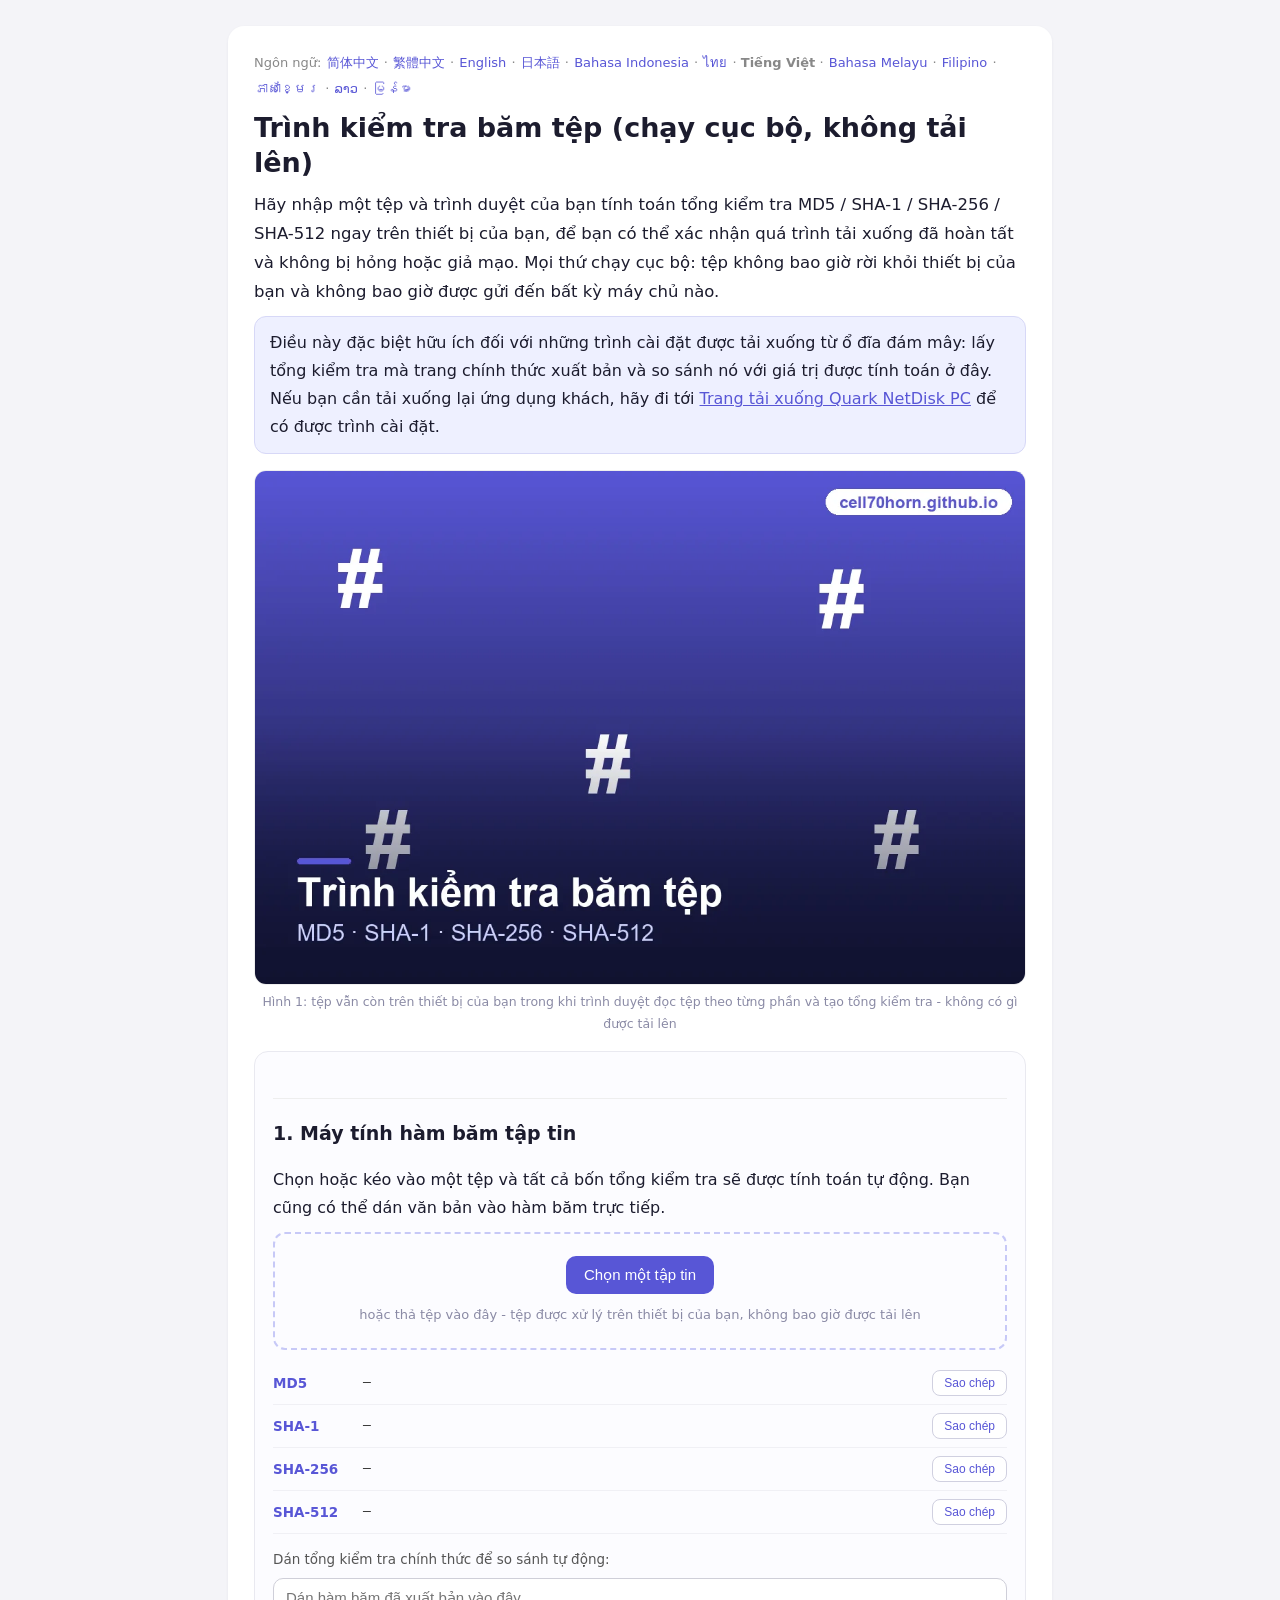
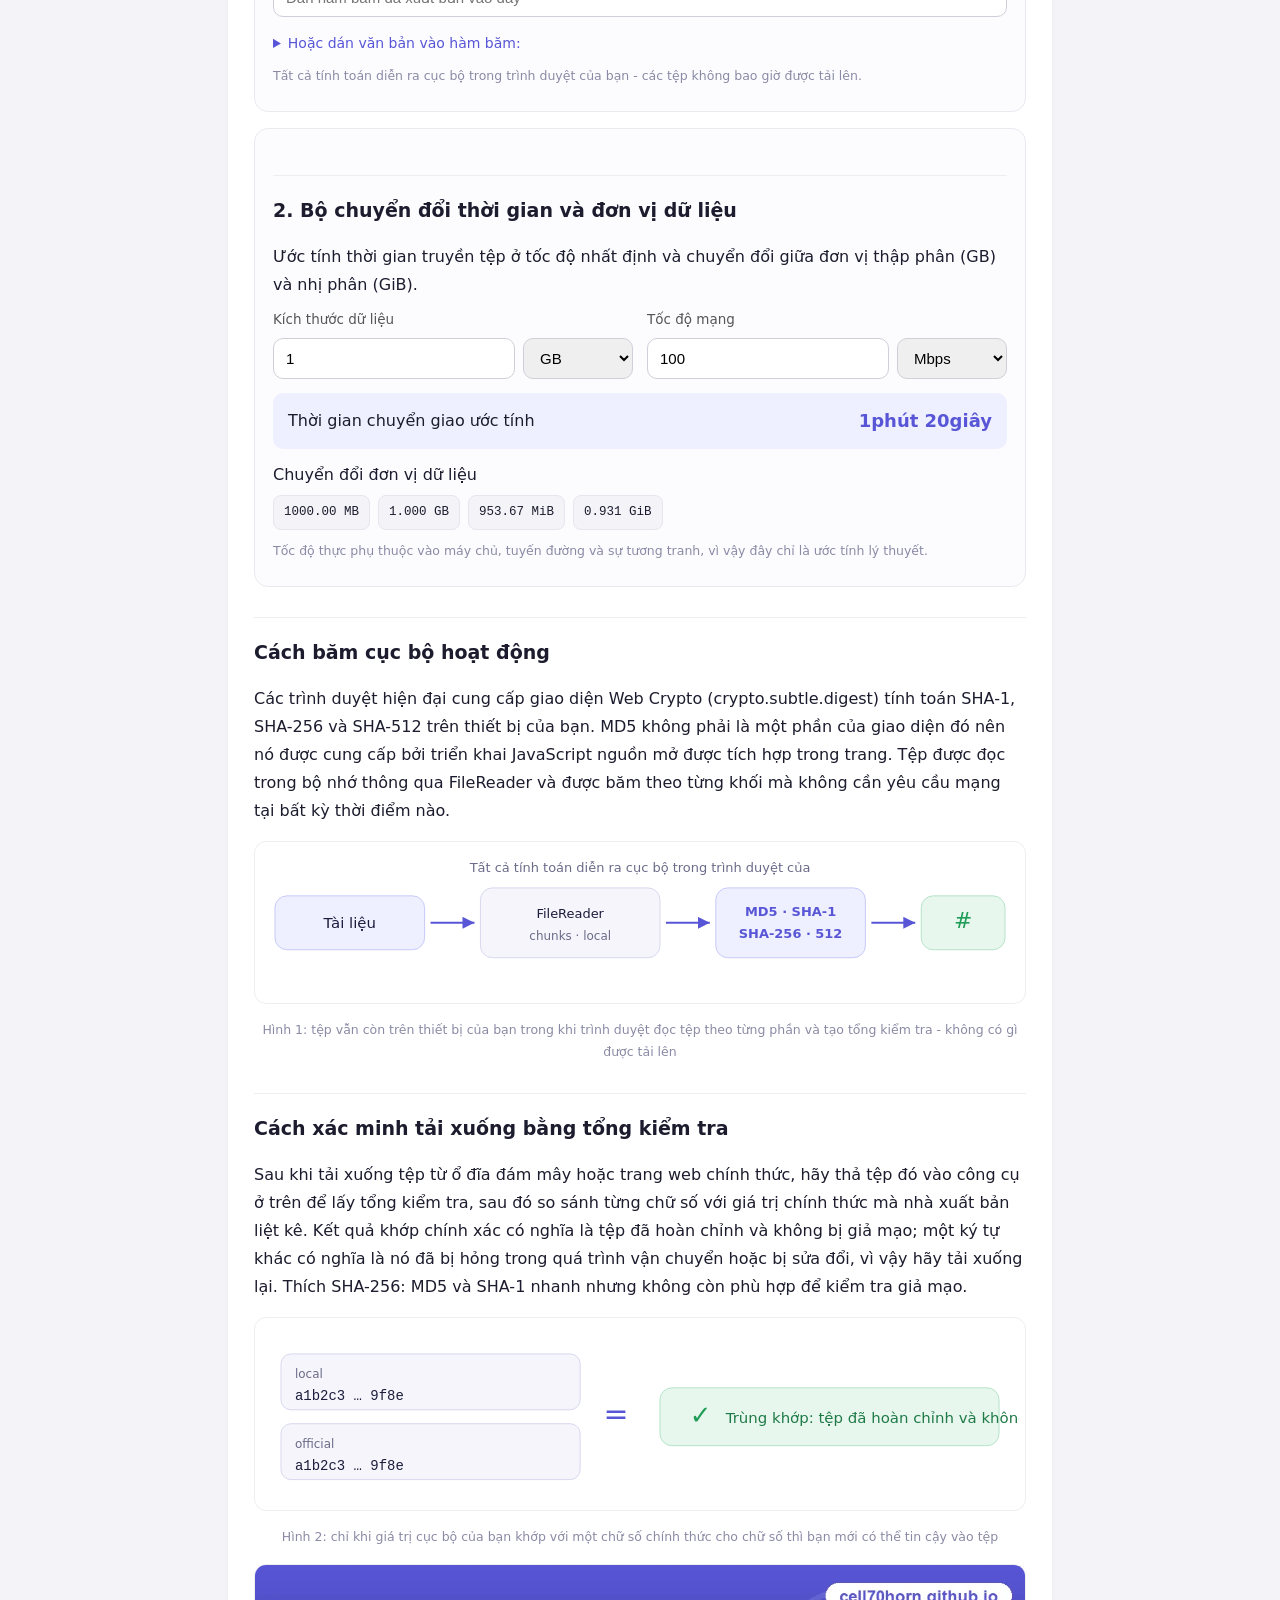
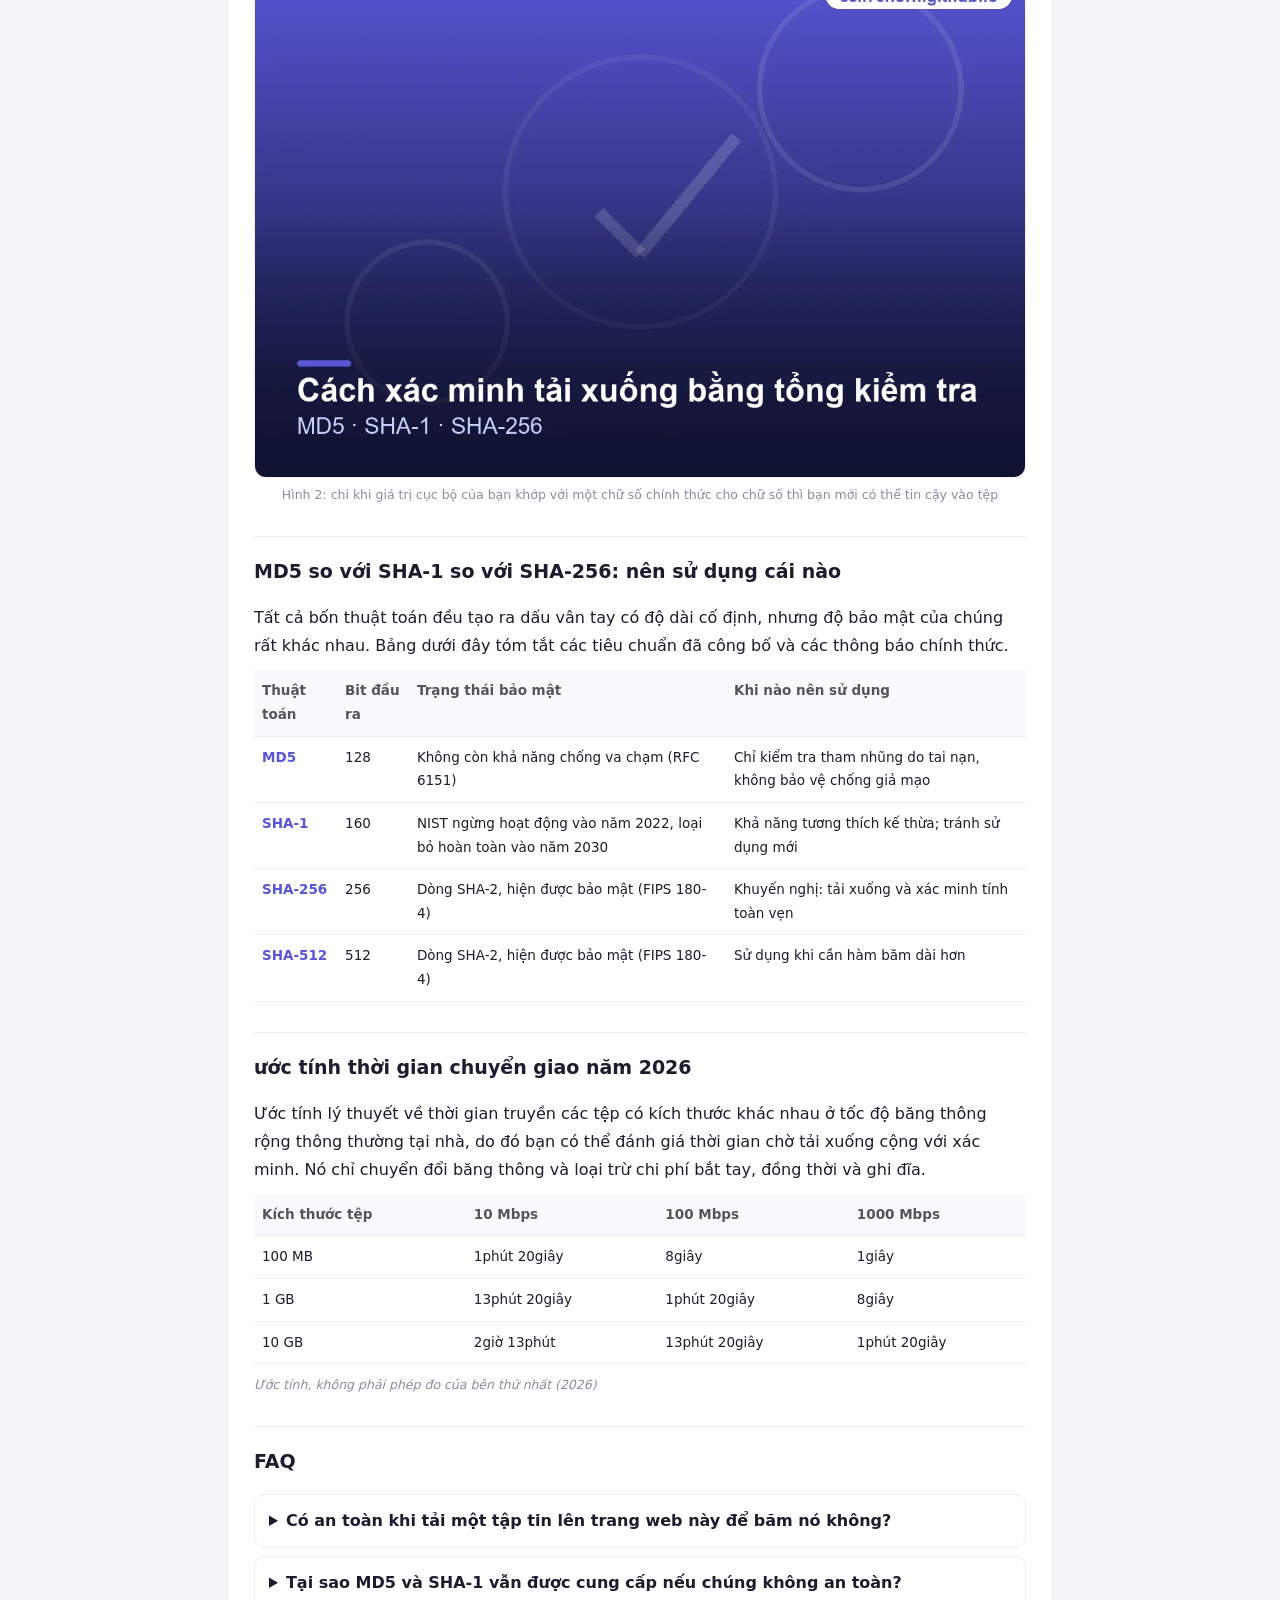
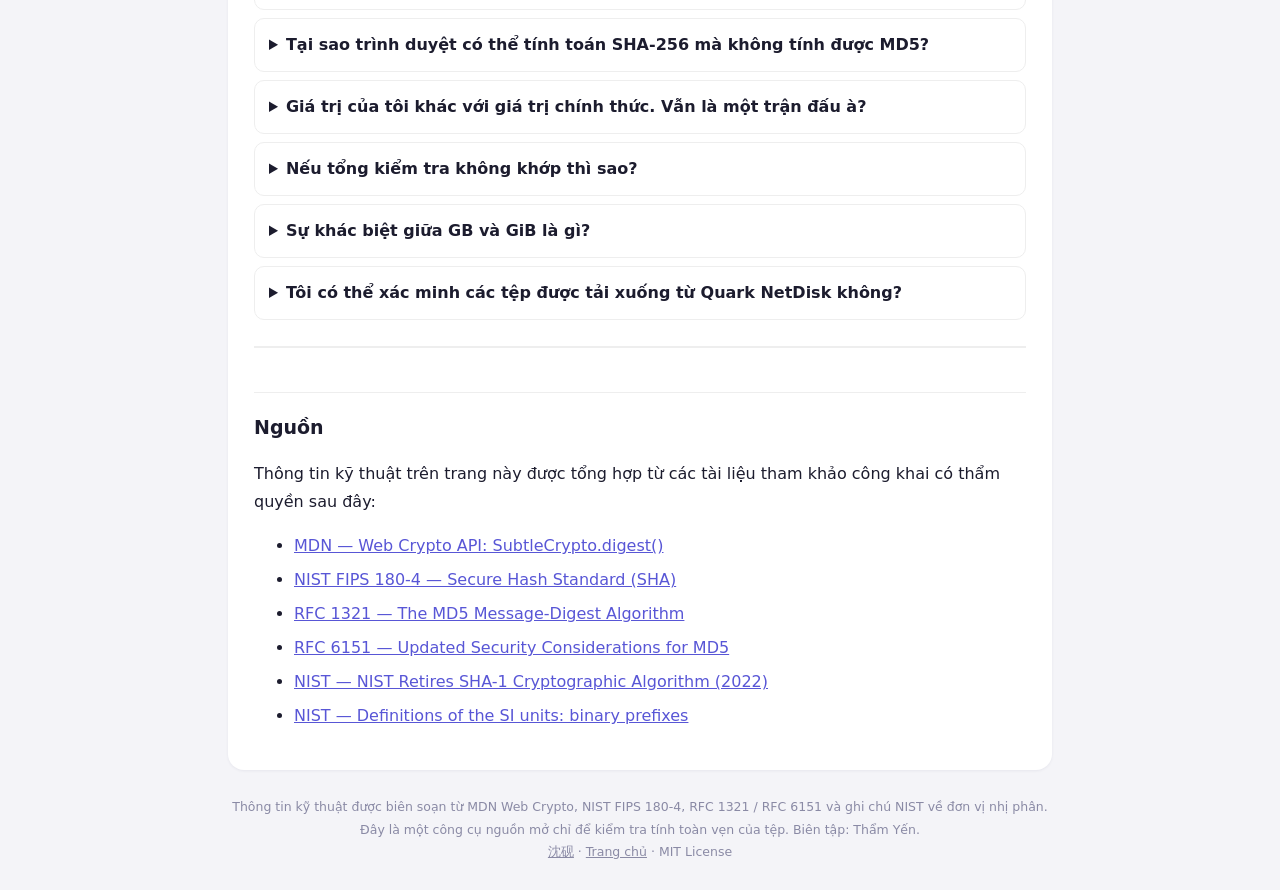
<file: vi/index.html>
<!DOCTYPE html><html lang="vi"><head><meta charset="utf-8">
<meta name="viewport" content="width=device-width,initial-scale=1">
<title>Trình kiểm tra băm tệp - MD5/SHA-1/SHA-256 trong trình duyệt của bạn, không tải lên</title>
<meta name="description" content="Tính toán tổng kiểm tra MD5, SHA-1, SHA-256 và SHA-512 của tệp cục bộ trong trình duyệt của bạn. Các tập tin không bao giờ được tải lên; mọi thứ đều chạy phía khách hàng. Bao gồm bộ chuyển đổi đơn vị dữ liệu và thời gian truyền để xác minh các lượt tải xuống từ Quark NetDisk và các đám mây khác.">
<meta name="author" content="沈砚">
<link rel="canonical" href="https://cell70horn.github.io/vi/">
<link rel="alternate" hreflang="zh-Hans" href="https://cell70horn.github.io/">
<link rel="alternate" hreflang="zh-Hant" href="https://cell70horn.github.io/zh-tw/">
<link rel="alternate" hreflang="en" href="https://cell70horn.github.io/en/">
<link rel="alternate" hreflang="ja" href="https://cell70horn.github.io/ja/">
<link rel="alternate" hreflang="id" href="https://cell70horn.github.io/id/">
<link rel="alternate" hreflang="th" href="https://cell70horn.github.io/th/">
<link rel="alternate" hreflang="vi" href="https://cell70horn.github.io/vi/">
<link rel="alternate" hreflang="ms" href="https://cell70horn.github.io/ms/">
<link rel="alternate" hreflang="fil" href="https://cell70horn.github.io/fil/">
<link rel="alternate" hreflang="km" href="https://cell70horn.github.io/km/">
<link rel="alternate" hreflang="lo" href="https://cell70horn.github.io/lo/">
<link rel="alternate" hreflang="my" href="https://cell70horn.github.io/my/">
<link rel="alternate" hreflang="x-default" href="https://cell70horn.github.io/">
<link rel="stylesheet" href="/style.css">
<script type="application/ld+json">
{
 "@context": "https://schema.org",
 "@graph": [
  {
   "@type": "WebApplication",
   "name": "Trình kiểm tra băm tệp - MD5/SHA-1/SHA-256 trong trình duyệt của bạn, không tải lên",
   "url": "https://cell70horn.github.io/vi/",
   "applicationCategory": "UtilitiesApplication",
   "operatingSystem": "Web browser",
   "browserRequirements": "Requires JavaScript",
   "inLanguage": "vi",
   "description": "Tính toán tổng kiểm tra MD5, SHA-1, SHA-256 và SHA-512 của tệp cục bộ trong trình duyệt của bạn. Các tập tin không bao giờ được tải lên; mọi thứ đều chạy phía khách hàng. Bao gồm bộ chuyển đổi đơn vị dữ liệu và thời gian truyền để xác minh các lượt tải xuống từ Quark NetDisk và các đám mây khác.",
   "isAccessibleForFree": true,
   "creator": {
    "@type": "Person",
    "name": "沈砚",
    "url": "https://cell70horn.github.io/about-shenyan/"
   },
   "offers": {
    "@type": "Offer",
    "price": "0",
    "priceCurrency": "USD"
   }
  },
  {
   "@type": "FAQPage",
   "inLanguage": "vi",
   "url": "https://cell70horn.github.io/vi/",
   "mainEntity": [
    {
     "@type": "Question",
     "name": "Có an toàn khi tải một tập tin lên trang web này để băm nó không?",
     "acceptedAnswer": {
      "@type": "Answer",
      "text": "Công cụ này không tải lên gì cả. Tất cả tính toán chạy cục bộ trong trình duyệt của bạn bằng cách sử dụng Web Crypto và tập lệnh tích hợp, tệp không bao giờ rời khỏi thiết bị của bạn và thậm chí nó còn hoạt động ngoại tuyến."
     }
    },
    {
     "@type": "Question",
     "name": "Tại sao MD5 và SHA-1 vẫn được cung cấp nếu chúng không an toàn?",
     "acceptedAnswer": {
      "@type": "Answer",
      "text": "Chúng có khả năng phát hiện lỗi vô tình nhanh chóng và hiệu quả, nhưng các xung đột có thể được cố tình xây dựng nên không được sử dụng để kiểm tra giả mạo. Sử dụng SHA-256 khi có vấn đề về bảo mật."
     }
    },
    {
     "@type": "Question",
     "name": "Tại sao trình duyệt có thể tính toán SHA-256 mà không tính được MD5?",
     "acceptedAnswer": {
      "@type": "Answer",
      "text": "Giao diện Web Crypto của trình duyệt chỉ gửi SHA-1/256/384/512, không phải MD5. MD5 trên trang này xuất phát từ việc triển khai JavaScript nguồn mở cũng chạy cục bộ."
     }
    },
    {
     "@type": "Question",
     "name": "Giá trị của tôi khác với giá trị chính thức. Vẫn là một trận đấu à?",
     "acceptedAnswer": {
      "@type": "Answer",
      "text": "Băm không phân biệt chữ hoa chữ thường và chỉ có nội dung hex mới quan trọng. Khi so sánh, công cụ sẽ bỏ qua chữ hoa và dấu cách, do đó, một chuỗi ký tự giống hệt nhau sẽ được tính là trùng khớp."
     }
    },
    {
     "@type": "Question",
     "name": "Nếu tổng kiểm tra không khớp thì sao?",
     "acceptedAnswer": {
      "@type": "Answer",
      "text": "Điều đó có nghĩa là tệp đã bị hỏng trong quá trình tải xuống hoặc bị thay đổi. Xóa nó và tải xuống lại, lý tưởng nhất là từ nguồn chính thức, sau đó xác minh lại một lần nữa."
     }
    },
    {
     "@type": "Question",
     "name": "Sự khác biệt giữa GB và GiB là gì?",
     "acceptedAnswer": {
      "@type": "Answer",
      "text": "GB là số thập phân (cơ số 1000) và GiB là số nhị phân (cơ số 1024, tiêu chuẩn IEC). 1 GiB là khoảng 1,074 GB, đó là một lý do khiến dung lượng được quảng cáo khác với những gì hệ thống hiển thị."
     }
    },
    {
     "@type": "Question",
     "name": "Tôi có thể xác minh các tệp được tải xuống từ Quark NetDisk không?",
     "acceptedAnswer": {
      "@type": "Answer",
      "text": "Đúng. Sau khi tải xuống từ Quark NetDisk, hãy thả tệp vào công cụ này để lấy SHA-256 và so sánh nó với tổng kiểm tra mà nhà xuất bản cung cấp để xác nhận quá trình tải xuống đã hoàn tất và đáng tin cậy."
     }
    }
   ]
  }
 ]
}
</script>
</head>
<body><div class="wrap"><main>
<nav class="lang">Ngôn ngữ: <a href="/">简体中文</a> · <a href="/zh-tw/">繁體中文</a> · <a href="/en/">English</a> · <a href="/ja/">日本語</a> · <a href="/id/">Bahasa Indonesia</a> · <a href="/th/">ไทย</a> · <strong>Tiếng Việt</strong> · <a href="/ms/">Bahasa Melayu</a> · <a href="/fil/">Filipino</a> · <a href="/km/">ភាសាខ្មែរ</a> · <a href="/lo/">ລາວ</a> · <a href="/my/">မြန်မာ</a></nav>
<h1>Trình kiểm tra băm tệp (chạy cục bộ, không tải lên)</h1>
<p class="lead">Hãy nhập một tệp và trình duyệt của bạn tính toán tổng kiểm tra MD5 / SHA-1 / SHA-256 / SHA-512 ngay trên thiết bị của bạn, để bạn có thể xác nhận quá trình tải xuống đã hoàn tất và không bị hỏng hoặc giả mạo. Mọi thứ chạy cục bộ: tệp không bao giờ rời khỏi thiết bị của bạn và không bao giờ được gửi đến bất kỳ máy chủ nào.</p>
<p class="cta">Điều này đặc biệt hữu ích đối với những trình cài đặt được tải xuống từ ổ đĩa đám mây: lấy tổng kiểm tra mà trang chính thức xuất bản và so sánh nó với giá trị được tính toán ở đây. Nếu bạn cần tải xuống lại ứng dụng khách, hãy đi tới <a href="https://quarknetdisk.com/download/">Trang tải xuống Quark NetDisk PC</a> để có được trình cài đặt.</p>
<figure class="i4png"><picture><source type="image/webp" srcset="/img/cover_vi.webp"><img src="/img/cover_vi.png" alt="Sơ đồ trình duyệt tính toán hàm băm tệp cục bộ mà không cần tải lên" fetchpriority="high" width="1120" height="746" style="width:100%;height:auto;border-radius:12px;border:1px solid #eee"></picture><figcaption>Hình 1: tệp vẫn còn trên thiết bị của bạn trong khi trình duyệt đọc tệp theo từng phần và tạo tổng kiểm tra - không có gì được tải lên</figcaption></figure>
<section class="tool" id="hash"><h2>1. Máy tính hàm băm tập tin</h2><p>Chọn hoặc kéo vào một tệp và tất cả bốn tổng kiểm tra sẽ được tính toán tự động. Bạn cũng có thể dán văn bản vào hàm băm trực tiếp.</p><div id="drop" class="drop"><input type="file" id="file" hidden><button type="button" id="pick" class="btn">Chọn một tập tin</button><div class="dh">hoặc thả tệp vào đây - tệp được xử lý trên thiết bị của bạn, không bao giờ được tải lên</div></div><div id="meta" class="meta" hidden><b id="fn"></b> · <span id="fs"></span></div><div class="hres"><div class="hrow"><span class="halg">MD5</span><code class="hval" id="h_md5">—</code><button class="cp" data-for="h_md5" type="button">Sao chép</button></div><div class="hrow"><span class="halg">SHA-1</span><code class="hval" id="h_sha1">—</code><button class="cp" data-for="h_sha1" type="button">Sao chép</button></div><div class="hrow"><span class="halg">SHA-256</span><code class="hval" id="h_sha256">—</code><button class="cp" data-for="h_sha256" type="button">Sao chép</button></div><div class="hrow"><span class="halg">SHA-512</span><code class="hval" id="h_sha512">—</code><button class="cp" data-for="h_sha512" type="button">Sao chép</button></div></div><div class="cmp"><label>Dán tổng kiểm tra chính thức để so sánh tự động:</label><input type="text" id="exp" placeholder="Dán hàm băm đã xuất bản vào đây" autocomplete="off" spellcheck="false"><div id="cmpr" class="cmpr"></div></div><details class="txt"><summary>Hoặc dán văn bản vào hàm băm:</summary><textarea id="txt" rows="3" placeholder="Dán văn bản bạn muốn băm vào đây"></textarea><button type="button" id="htxt" class="btn">Văn bản băm</button></details><p class="note">Tất cả tính toán diễn ra cục bộ trong trình duyệt của bạn - các tệp không bao giờ được tải lên.</p></section><section class="tool" id="conv"><h2>2. Bộ chuyển đổi thời gian và đơn vị dữ liệu</h2><p>Ước tính thời gian truyền tệp ở tốc độ nhất định và chuyển đổi giữa đơn vị thập phân (GB) và nhị phân (GiB).</p><div class="cv"><div class="cvg"><label>Kích thước dữ liệu</label><div class="cvin"><input type="number" id="sz" value="1" min="0" step="any"><select id="szu"><option value="1e6">MB</option><option value="1e9" selected>GB</option><option value="1e12">TB</option><option value="1048576">MiB</option><option value="1073741824">GiB</option><option value="1099511627776">TiB</option></select></div></div><div class="cvg"><label>Tốc độ mạng</label><div class="cvin"><input type="number" id="sp" value="100" min="0" step="any"><select id="spu"><option value="mbps" selected>Mbps</option><option value="mbs">MB/s</option><option value="gbps">Gbps</option></select></div></div></div><div class="cvout"><span>Thời gian chuyển giao ước tính</span><b id="ttime">—</b></div><div class="cvtab"><span>Chuyển đổi đơn vị dữ liệu</span><div id="units" class="units"></div></div><p class="note">Tốc độ thực phụ thuộc vào máy chủ, tuyến đường và sự tương tranh, vì vậy đây chỉ là ước tính lý thuyết.</p></section>
<h2>Cách băm cục bộ hoạt động</h2><p>Các trình duyệt hiện đại cung cấp giao diện Web Crypto (crypto.subtle.digest) tính toán SHA-1, SHA-256 và SHA-512 trên thiết bị của bạn. MD5 không phải là một phần của giao diện đó nên nó được cung cấp bởi triển khai JavaScript nguồn mở được tích hợp trong trang. Tệp được đọc trong bộ nhớ thông qua FileReader và được băm theo từng khối mà không cần yêu cầu mạng tại bất kỳ thời điểm nào.</p><figure class="dgm-f"><svg viewBox="0 0 760 150" xmlns="http://www.w3.org/2000/svg" role="img" aria-label="Sơ đồ trình duyệt tính toán hàm băm tệp cục bộ mà không cần tải lên" class="dgm"><defs><marker id="ar" markerWidth="9" markerHeight="9" refX="6" refY="3" orient="auto"><path d="M0,0 L6,3 L0,6 Z" fill="#5856d6"/></marker></defs><rect x="14" y="48" width="150" height="54" rx="12" fill="#eef0ff" stroke="#c7c9f7"/><text x="89" y="80" text-anchor="middle" font-family="system-ui,Arial" font-size="15" fill="#1c1c3c">Tài liệu</text><line x1="170" y1="75" x2="214" y2="75" stroke="#5856d6" stroke-width="2" marker-end="url(#ar)"/><rect x="220" y="40" width="180" height="70" rx="12" fill="#f5f5fb" stroke="#d7d8ee"/><text x="310" y="70" text-anchor="middle" font-family="system-ui,Arial" font-size="13" fill="#1c1c3c">FileReader</text><text x="310" y="92" text-anchor="middle" font-family="system-ui,Arial" font-size="12" fill="#6b6b8a">chunks · local</text><line x1="406" y1="75" x2="450" y2="75" stroke="#5856d6" stroke-width="2" marker-end="url(#ar)"/><rect x="456" y="40" width="150" height="70" rx="12" fill="#eef0ff" stroke="#c7c9f7"/><text x="531" y="68" text-anchor="middle" font-family="system-ui,Arial" font-size="13" fill="#5856d6" font-weight="700">MD5 · SHA-1</text><text x="531" y="90" text-anchor="middle" font-family="system-ui,Arial" font-size="13" fill="#5856d6" font-weight="700">SHA-256 · 512</text><line x1="612" y1="75" x2="656" y2="75" stroke="#5856d6" stroke-width="2" marker-end="url(#ar)"/><rect x="662" y="48" width="84" height="54" rx="12" fill="#e7f7ee" stroke="#b6e3c8"/><text x="704" y="80" text-anchor="middle" font-family="system-ui,Arial" font-size="22" fill="#1f9d57">#</text><text x="380" y="24" text-anchor="middle" font-family="system-ui,Arial" font-size="13" fill="#6b6b8a">Tất cả tính toán diễn ra cục bộ trong trình duyệt của </text></svg><figcaption>Hình 1: tệp vẫn còn trên thiết bị của bạn trong khi trình duyệt đọc tệp theo từng phần và tạo tổng kiểm tra - không có gì được tải lên</figcaption></figure>
<h2>Cách xác minh tải xuống bằng tổng kiểm tra</h2><p>Sau khi tải xuống tệp từ ổ đĩa đám mây hoặc trang web chính thức, hãy thả tệp đó vào công cụ ở trên để lấy tổng kiểm tra, sau đó so sánh từng chữ số với giá trị chính thức mà nhà xuất bản liệt kê. Kết quả khớp chính xác có nghĩa là tệp đã hoàn chỉnh và không bị giả mạo; một ký tự khác có nghĩa là nó đã bị hỏng trong quá trình vận chuyển hoặc bị sửa đổi, vì vậy hãy tải xuống lại. Thích SHA-256: MD5 và SHA-1 nhanh nhưng không còn phù hợp để kiểm tra giả mạo.</p><figure class="dgm-f"><svg viewBox="0 0 760 180" xmlns="http://www.w3.org/2000/svg" role="img" aria-label="Lưu đồ so sánh hàm băm được tính toán cục bộ với giá trị được công bố chính thức" class="dgm"><rect x="20" y="30" width="300" height="56" rx="10" fill="#f5f5fb" stroke="#d7d8ee"/><text x="34" y="54" font-family="system-ui,Arial" font-size="12" fill="#6b6b8a">local</text><text x="34" y="76" font-family="ui-monospace,Consolas,monospace" font-size="14" fill="#1c1c3c">a1b2c3 … 9f8e</text><rect x="20" y="100" width="300" height="56" rx="10" fill="#f5f5fb" stroke="#d7d8ee"/><text x="34" y="124" font-family="system-ui,Arial" font-size="12" fill="#6b6b8a">official</text><text x="34" y="146" font-family="ui-monospace,Consolas,monospace" font-size="14" fill="#1c1c3c">a1b2c3 … 9f8e</text><text x="356" y="100" text-anchor="middle" font-family="system-ui,Arial" font-size="30" fill="#5856d6">=</text><rect x="400" y="64" width="340" height="58" rx="12" fill="#e7f7ee" stroke="#b6e3c8"/><text x="430" y="100" font-family="system-ui,Arial" font-size="26" fill="#1f9d57">✓</text><text x="466" y="99" font-family="system-ui,Arial" font-size="15" fill="#1f7a47">Trùng khớp: tệp đã hoàn chỉnh và không b</text></svg><figcaption>Hình 2: chỉ khi giá trị cục bộ của bạn khớp với một chữ số chính thức cho chữ số thì bạn mới có thể tin cậy vào tệp</figcaption></figure>
<figure class="i4png"><picture><source type="image/webp" srcset="/img/board_vi.webp"><img src="/img/board_vi.png" alt="Lưu đồ so sánh hàm băm được tính toán cục bộ với giá trị được công bố chính thức" loading="lazy" width="1120" height="746" style="width:100%;height:auto;border-radius:12px;border:1px solid #eee"></picture><figcaption>Hình 2: chỉ khi giá trị cục bộ của bạn khớp với một chữ số chính thức cho chữ số thì bạn mới có thể tin cậy vào tệp</figcaption></figure>
<h2>MD5 so với SHA-1 so với SHA-256: nên sử dụng cái nào</h2><p>Tất cả bốn thuật toán đều tạo ra dấu vân tay có độ dài cố định, nhưng độ bảo mật của chúng rất khác nhau. Bảng dưới đây tóm tắt các tiêu chuẩn đã công bố và các thông báo chính thức.</p><table class="cmp-t"><thead><tr><th>Thuật toán</th><th>Bit đầu ra</th><th>Trạng thái bảo mật</th><th>Khi nào nên sử dụng</th></tr></thead><tbody><tr><td class="halg">MD5</td><td>128</td><td>Không còn khả năng chống va chạm (RFC 6151)</td><td>Chỉ kiểm tra tham nhũng do tai nạn, không bảo vệ chống giả mạo</td></tr><tr><td class="halg">SHA-1</td><td>160</td><td>NIST ngừng hoạt động vào năm 2022, loại bỏ hoàn toàn vào năm 2030</td><td>Khả năng tương thích kế thừa; tránh sử dụng mới</td></tr><tr><td class="halg">SHA-256</td><td>256</td><td>Dòng SHA-2, hiện được bảo mật (FIPS 180-4)</td><td>Khuyến nghị: tải xuống và xác minh tính toàn vẹn</td></tr><tr><td class="halg">SHA-512</td><td>512</td><td>Dòng SHA-2, hiện được bảo mật (FIPS 180-4)</td><td>Sử dụng khi cần hàm băm dài hơn</td></tr></tbody></table>
<section id="i4data" class="data"><h2>ước tính thời gian chuyển giao năm 2026</h2><p>Ước tính lý thuyết về thời gian truyền các tệp có kích thước khác nhau ở tốc độ băng thông rộng thông thường tại nhà, do đó bạn có thể đánh giá thời gian chờ tải xuống cộng với xác minh. Nó chỉ chuyển đổi băng thông và loại trừ chi phí bắt tay, đồng thời và ghi đĩa.</p><table class="cmp-t"><thead><tr><th>Kích thước tệp</th><th>10 Mbps</th><th>100 Mbps</th><th>1000 Mbps</th></tr></thead><tbody><tr><td>100 MB</td><td>1phút 20giây</td><td>8giây</td><td>1giây</td></tr><tr><td>1 GB</td><td>13phút 20giây</td><td>1phút 20giây</td><td>8giây</td></tr><tr><td>10 GB</td><td>2giờ 13phút</td><td>13phút 20giây</td><td>1phút 20giây</td></tr></tbody></table><p class="note est">Ước tính, không phải phép đo của bên thứ nhất (2026)</p></section>
<section class="faqs"><h2>FAQ</h2><details class="faq"><summary>Có an toàn khi tải một tập tin lên trang web này để băm nó không?</summary><div>Công cụ này không tải lên gì cả. Tất cả tính toán chạy cục bộ trong trình duyệt của bạn bằng cách sử dụng Web Crypto và tập lệnh tích hợp, tệp không bao giờ rời khỏi thiết bị của bạn và thậm chí nó còn hoạt động ngoại tuyến.</div></details><details class="faq"><summary>Tại sao MD5 và SHA-1 vẫn được cung cấp nếu chúng không an toàn?</summary><div>Chúng có khả năng phát hiện lỗi vô tình nhanh chóng và hiệu quả, nhưng các xung đột có thể được cố tình xây dựng nên không được sử dụng để kiểm tra giả mạo. Sử dụng SHA-256 khi có vấn đề về bảo mật.</div></details><details class="faq"><summary>Tại sao trình duyệt có thể tính toán SHA-256 mà không tính được MD5?</summary><div>Giao diện Web Crypto của trình duyệt chỉ gửi SHA-1/256/384/512, không phải MD5. MD5 trên trang này xuất phát từ việc triển khai JavaScript nguồn mở cũng chạy cục bộ.</div></details><details class="faq"><summary>Giá trị của tôi khác với giá trị chính thức. Vẫn là một trận đấu à?</summary><div>Băm không phân biệt chữ hoa chữ thường và chỉ có nội dung hex mới quan trọng. Khi so sánh, công cụ sẽ bỏ qua chữ hoa và dấu cách, do đó, một chuỗi ký tự giống hệt nhau sẽ được tính là trùng khớp.</div></details><details class="faq"><summary>Nếu tổng kiểm tra không khớp thì sao?</summary><div>Điều đó có nghĩa là tệp đã bị hỏng trong quá trình tải xuống hoặc bị thay đổi. Xóa nó và tải xuống lại, lý tưởng nhất là từ nguồn chính thức, sau đó xác minh lại một lần nữa.</div></details><details class="faq"><summary>Sự khác biệt giữa GB và GiB là gì?</summary><div>GB là số thập phân (cơ số 1000) và GiB là số nhị phân (cơ số 1024, tiêu chuẩn IEC). 1 GiB là khoảng 1,074 GB, đó là một lý do khiến dung lượng được quảng cáo khác với những gì hệ thống hiển thị.</div></details><details class="faq"><summary>Tôi có thể xác minh các tệp được tải xuống từ Quark NetDisk không?</summary><div>Đúng. Sau khi tải xuống từ Quark NetDisk, hãy thả tệp vào công cụ này để lấy SHA-256 và so sánh nó với tổng kiểm tra mà nhà xuất bản cung cấp để xác nhận quá trình tải xuống đã hoàn tất và đáng tin cậy.</div></details></section>
<section class="related"><h2>Nguồn</h2><p>Thông tin kỹ thuật trên trang này được tổng hợp từ các tài liệu tham khảo công khai có thẩm quyền sau đây:</p><ul><li><a href="https://developer.mozilla.org/en-US/docs/Web/API/SubtleCrypto/digest" rel="nofollow" target="_blank">MDN — Web Crypto API: SubtleCrypto.digest()</a></li><li><a href="https://nvlpubs.nist.gov/nistpubs/FIPS/NIST.FIPS.180-4.pdf" rel="nofollow" target="_blank">NIST FIPS 180-4 — Secure Hash Standard (SHA)</a></li><li><a href="https://www.rfc-editor.org/rfc/rfc1321" rel="nofollow" target="_blank">RFC 1321 — The MD5 Message-Digest Algorithm</a></li><li><a href="https://www.rfc-editor.org/rfc/rfc6151" rel="nofollow" target="_blank">RFC 6151 — Updated Security Considerations for MD5</a></li><li><a href="https://www.nist.gov/news-events/news/2022/12/nist-retires-sha-1-cryptographic-algorithm" rel="nofollow" target="_blank">NIST — NIST Retires SHA-1 Cryptographic Algorithm (2022)</a></li><li><a href="https://physics.nist.gov/cuu/Units/binary.html" rel="nofollow" target="_blank">NIST — Definitions of the SI units: binary prefixes</a></li></ul></section>
</main>
<footer>Thông tin kỹ thuật được biên soạn từ MDN Web Crypto, NIST FIPS 180-4, RFC 1321 / RFC 6151 và ghi chú NIST về đơn vị nhị phân. Đây là một công cụ nguồn mở chỉ để kiểm tra tính toàn vẹn của tệp. Biên tập: Thẩm Yến.<br><a href="/about-shenyan/" rel="author">沈砚</a> · <a href="/">Trang chủ</a> · MIT License</footer>
</div>
<script>window.QL={"computing": "Tính toán cục bộ...", "copied": "Đã sao chép", "copy": "Sao chép", "match": "Trùng khớp: tệp đã hoàn chỉnh và không bị giả mạo", "nomatch": "Không khớp: file có thể bị hỏng hoặc bị thay đổi, tải lại", "file": "Tài liệu", "size": "Kích cỡ", "d": "ngày", "h": "giờ", "m": "phút", "s": "giây"};</script><script src="/app.js"></script></body></html>
</file>
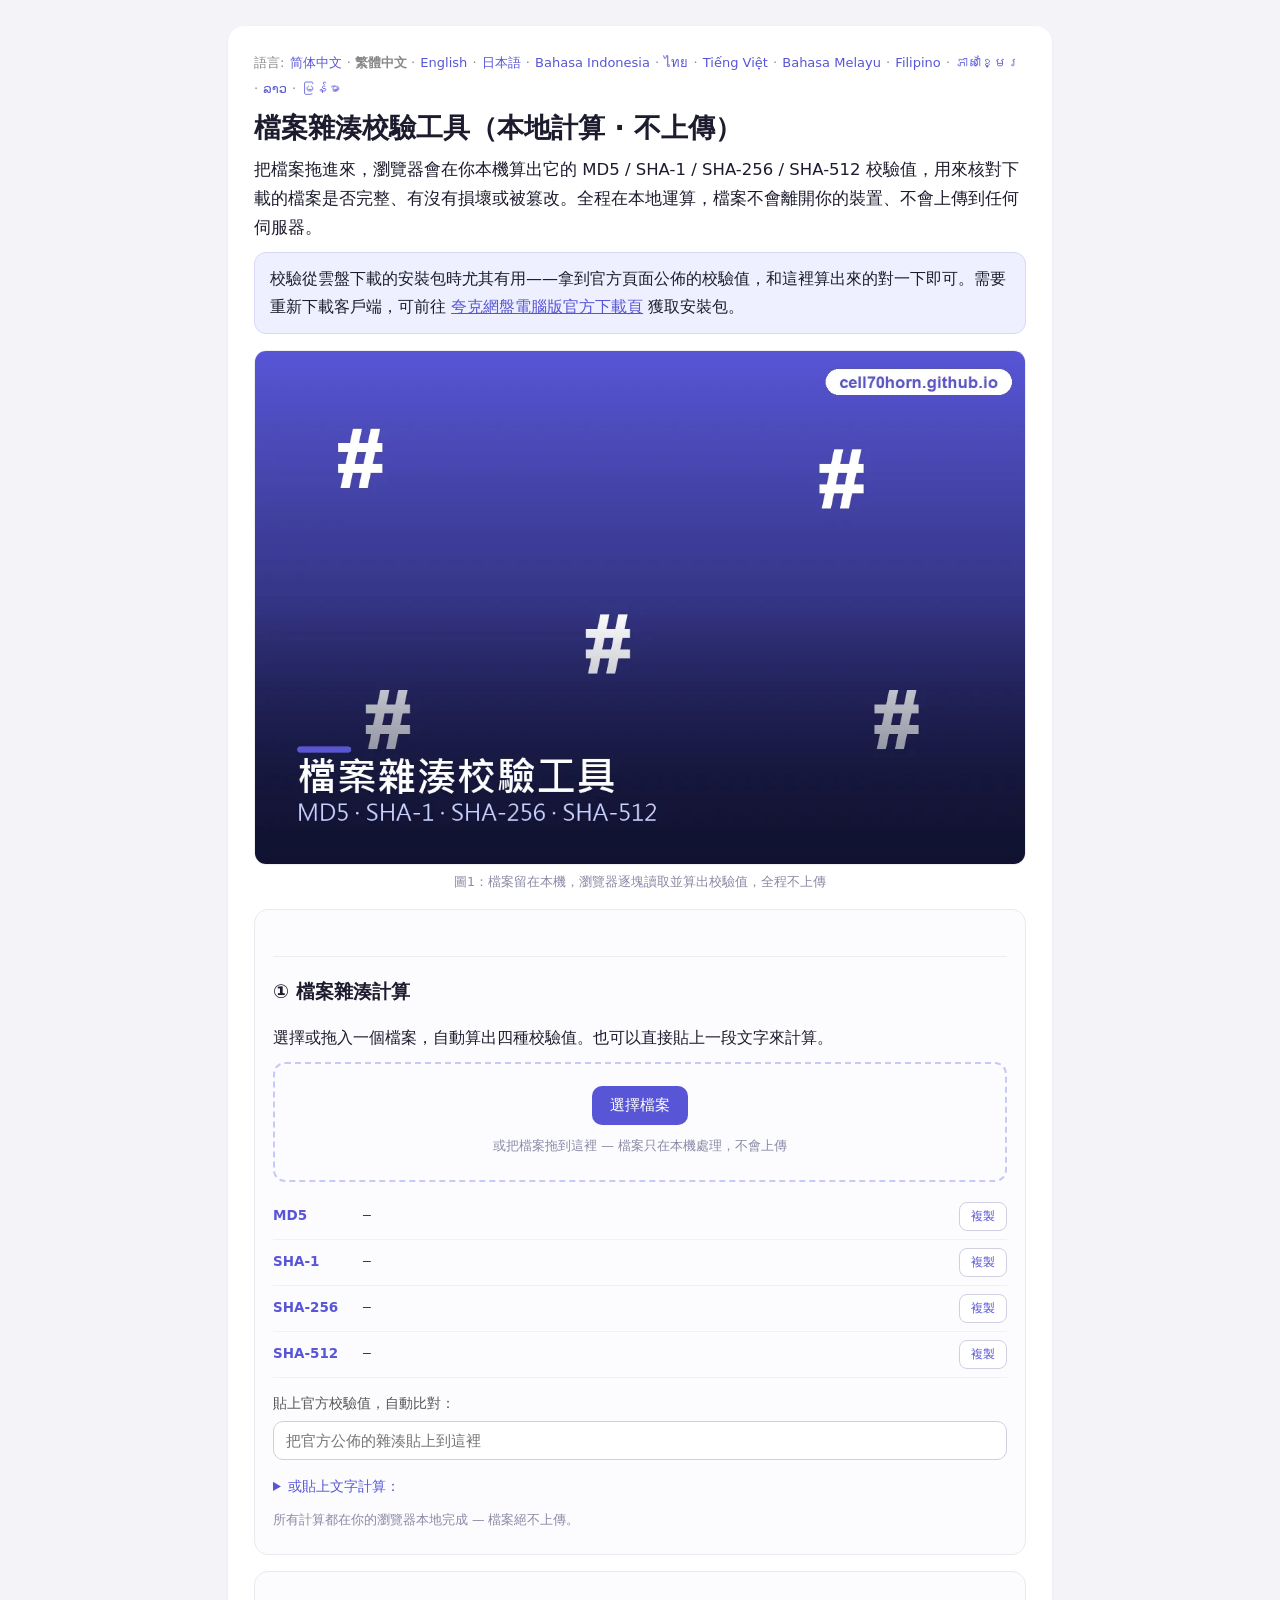
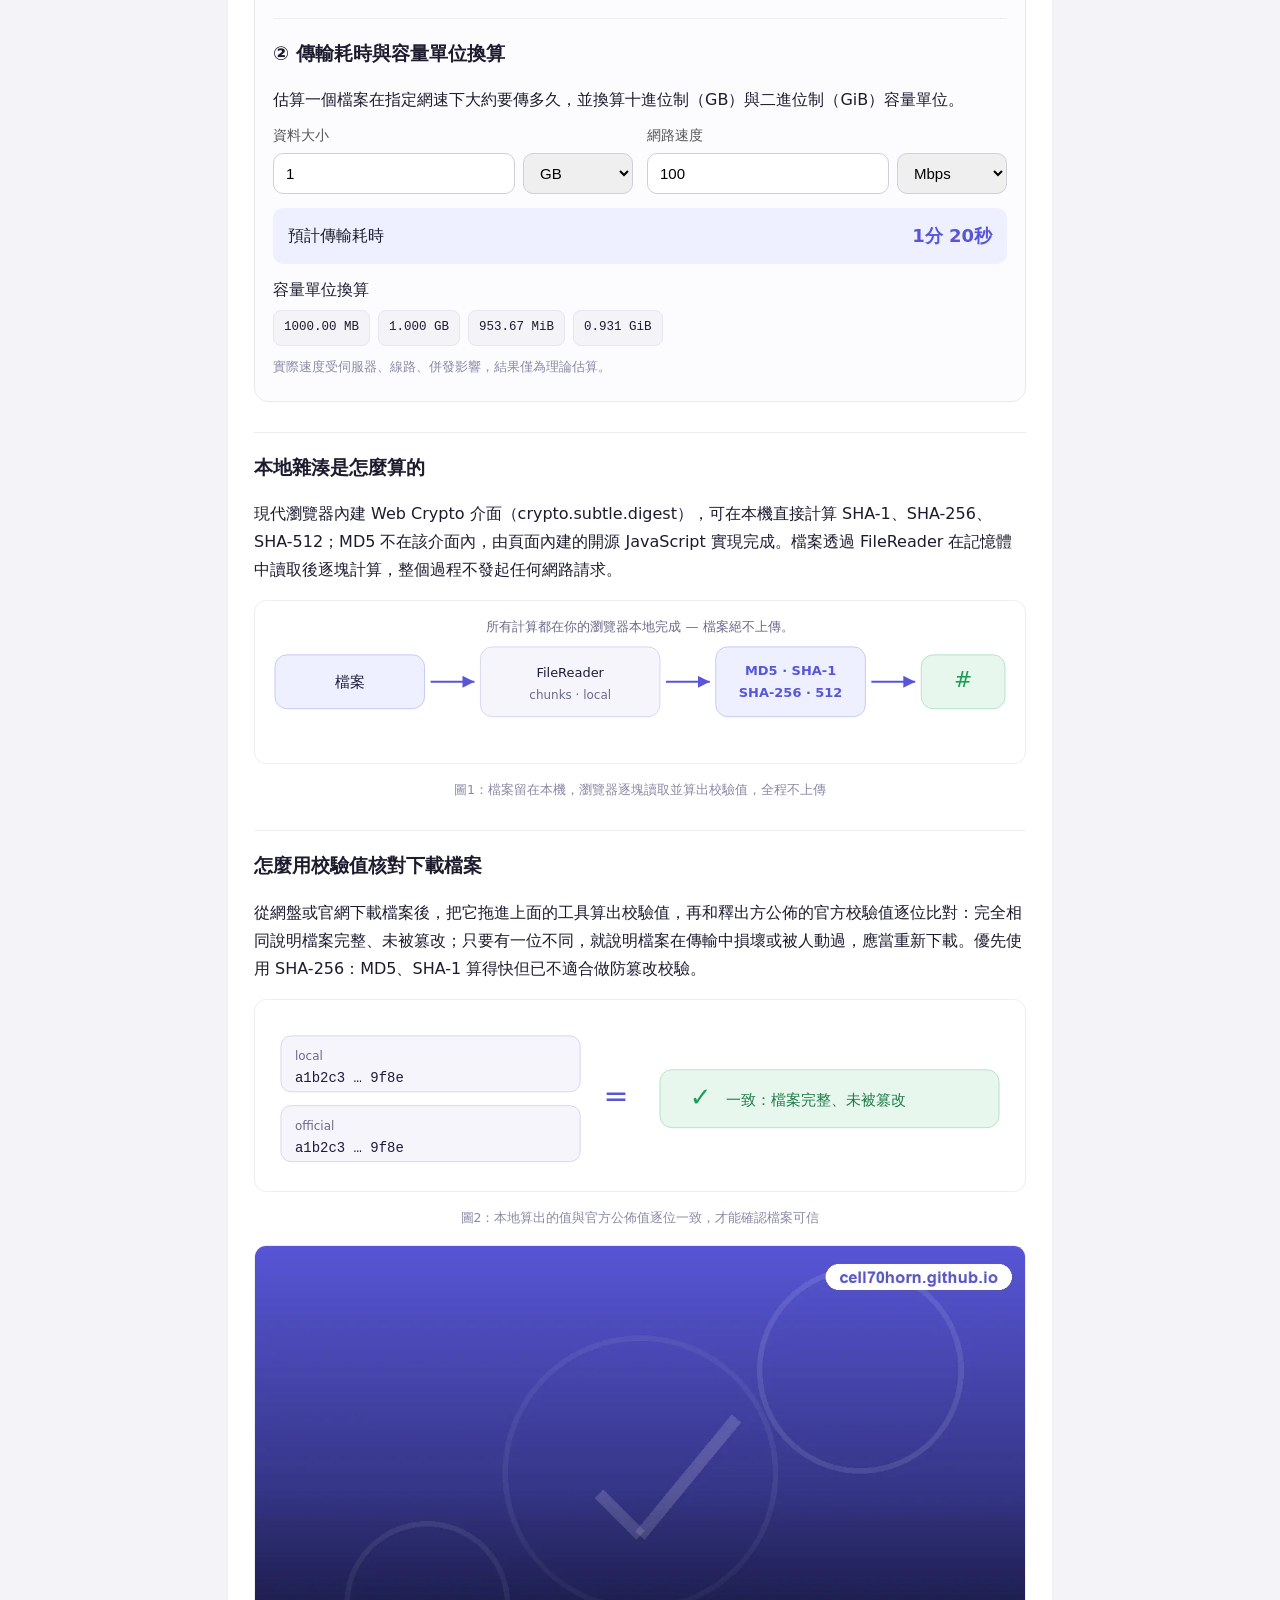
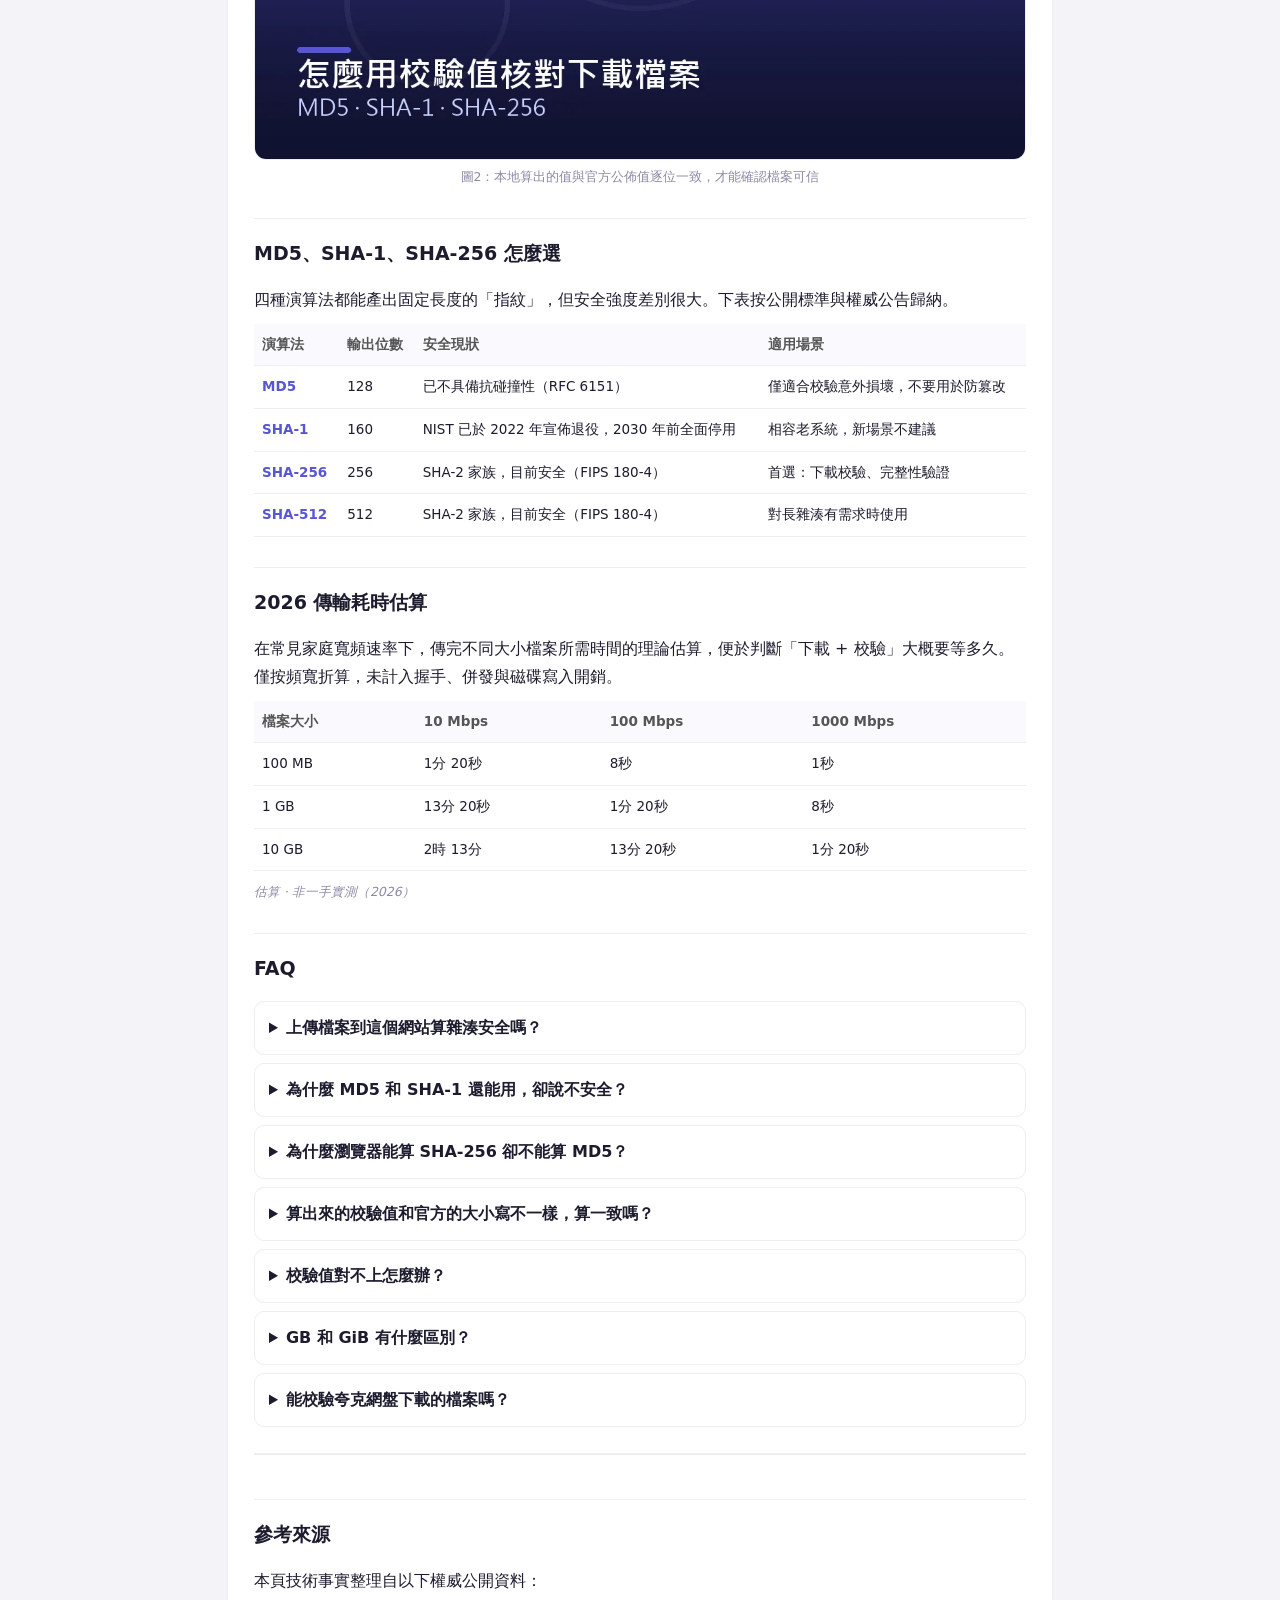
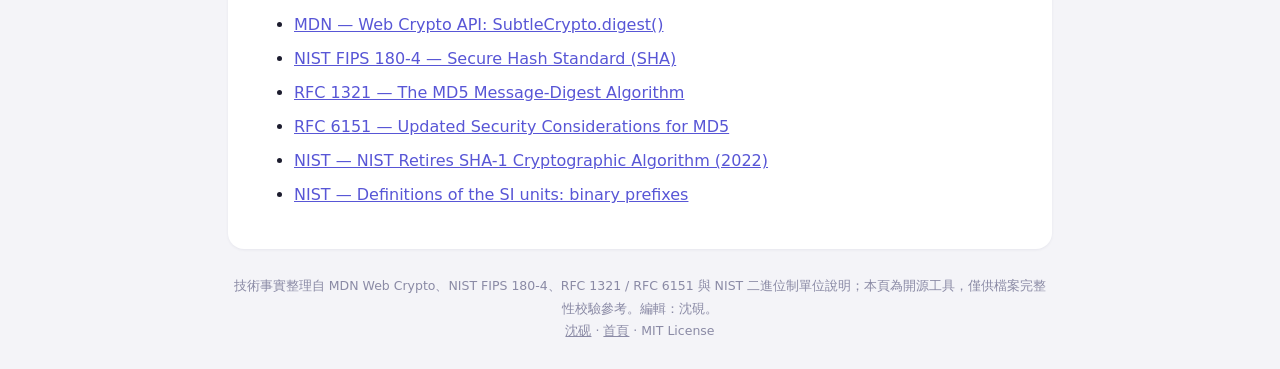
<file: zh-tw/index.html>
<!DOCTYPE html><html lang="zh-Hant"><head><meta charset="utf-8">
<meta name="viewport" content="width=device-width,initial-scale=1">
<title>檔案雜湊校驗工具 - 瀏覽器本地算 MD5/SHA-1/SHA-256，不上傳</title>
<meta name="description" content="在瀏覽器裡本地計算檔案的 MD5、SHA-1、SHA-256、SHA-512 校驗值：檔案不上傳、純客戶端運算，並附傳輸耗時與容量單位換算。校驗夸克網盤等下載檔案是否完整、有沒有被篡改。">
<meta name="author" content="沈砚">
<link rel="canonical" href="https://cell70horn.github.io/zh-tw/">
<link rel="alternate" hreflang="zh-Hans" href="https://cell70horn.github.io/">
<link rel="alternate" hreflang="zh-Hant" href="https://cell70horn.github.io/zh-tw/">
<link rel="alternate" hreflang="en" href="https://cell70horn.github.io/en/">
<link rel="alternate" hreflang="ja" href="https://cell70horn.github.io/ja/">
<link rel="alternate" hreflang="id" href="https://cell70horn.github.io/id/">
<link rel="alternate" hreflang="th" href="https://cell70horn.github.io/th/">
<link rel="alternate" hreflang="vi" href="https://cell70horn.github.io/vi/">
<link rel="alternate" hreflang="ms" href="https://cell70horn.github.io/ms/">
<link rel="alternate" hreflang="fil" href="https://cell70horn.github.io/fil/">
<link rel="alternate" hreflang="km" href="https://cell70horn.github.io/km/">
<link rel="alternate" hreflang="lo" href="https://cell70horn.github.io/lo/">
<link rel="alternate" hreflang="my" href="https://cell70horn.github.io/my/">
<link rel="alternate" hreflang="x-default" href="https://cell70horn.github.io/">
<link rel="stylesheet" href="/style.css">
<script type="application/ld+json">
{
 "@context": "https://schema.org",
 "@graph": [
  {
   "@type": "WebApplication",
   "name": "檔案雜湊校驗工具 - 瀏覽器本地算 MD5/SHA-1/SHA-256，不上傳",
   "url": "https://cell70horn.github.io/zh-tw/",
   "applicationCategory": "UtilitiesApplication",
   "operatingSystem": "Web browser",
   "browserRequirements": "Requires JavaScript",
   "inLanguage": "zh-Hant",
   "description": "在瀏覽器裡本地計算檔案的 MD5、SHA-1、SHA-256、SHA-512 校驗值：檔案不上傳、純客戶端運算，並附傳輸耗時與容量單位換算。校驗夸克網盤等下載檔案是否完整、有沒有被篡改。",
   "isAccessibleForFree": true,
   "creator": {
    "@type": "Person",
    "name": "沈砚",
    "url": "https://cell70horn.github.io/about-shenyan/"
   },
   "offers": {
    "@type": "Offer",
    "price": "0",
    "priceCurrency": "USD"
   }
  },
  {
   "@type": "FAQPage",
   "inLanguage": "zh-Hant",
   "url": "https://cell70horn.github.io/zh-tw/",
   "mainEntity": [
    {
     "@type": "Question",
     "name": "上傳檔案到這個網站算雜湊安全嗎？",
     "acceptedAnswer": {
      "@type": "Answer",
      "text": "工具不上傳任何檔案。計算全部在你瀏覽器本地用 Web Crypto 與內建指令碼完成，檔案不會離開你的裝置，斷網也能正常使用。"
     }
    },
    {
     "@type": "Question",
     "name": "為什麼 MD5 和 SHA-1 還能用，卻說不安全？",
     "acceptedAnswer": {
      "@type": "Answer",
      "text": "它們算得快，適合檢查檔案有沒有意外損壞；但已被證明能人為構造碰撞，不能再用於防篡改校驗。需要安全性時請用 SHA-256。"
     }
    },
    {
     "@type": "Question",
     "name": "為什麼瀏覽器能算 SHA-256 卻不能算 MD5？",
     "acceptedAnswer": {
      "@type": "Answer",
      "text": "瀏覽器的 Web Crypto 介面只內建了 SHA-1/256/384/512，沒有 MD5。本頁的 MD5 由開源 JavaScript 實現，同樣在本地執行。"
     }
    },
    {
     "@type": "Question",
     "name": "算出來的校驗值和官方的大小寫不一樣，算一致嗎？",
     "acceptedAnswer": {
      "@type": "Answer",
      "text": "雜湊值不區分大小寫，只看十六進位制內容。比對時本工具會自動忽略大小寫和空格，只要字元序列相同就算一致。"
     }
    },
    {
     "@type": "Question",
     "name": "校驗值對不上怎麼辦？",
     "acceptedAnswer": {
      "@type": "Answer",
      "text": "說明檔案在下載中損壞或被改動過，建議刪除後重新下載，最好換官方下載地址再校驗一次。"
     }
    },
    {
     "@type": "Question",
     "name": "GB 和 GiB 有什麼區別？",
     "acceptedAnswer": {
      "@type": "Answer",
      "text": "GB 按 1000 進位制（十進位制），GiB 按 1024 進位制（二進位制，IEC 標準）。1 GiB 約等於 1.074 GB，這也是「標稱容量」和系統顯示容量有差的原因之一。"
     }
    },
    {
     "@type": "Question",
     "name": "能校驗夸克網盤下載的檔案嗎？",
     "acceptedAnswer": {
      "@type": "Answer",
      "text": "可以。從夸克網盤下載檔案後，把它拖進本工具算出 SHA-256，再和釋出方給出的校驗值比對，即可確認下載是否完整可信。"
     }
    }
   ]
  }
 ]
}
</script>
</head>
<body><div class="wrap"><main>
<nav class="lang">語言: <a href="/">简体中文</a> · <strong>繁體中文</strong> · <a href="/en/">English</a> · <a href="/ja/">日本語</a> · <a href="/id/">Bahasa Indonesia</a> · <a href="/th/">ไทย</a> · <a href="/vi/">Tiếng Việt</a> · <a href="/ms/">Bahasa Melayu</a> · <a href="/fil/">Filipino</a> · <a href="/km/">ភាសាខ្មែរ</a> · <a href="/lo/">ລາວ</a> · <a href="/my/">မြန်မာ</a></nav>
<h1>檔案雜湊校驗工具（本地計算 · 不上傳）</h1>
<p class="lead">把檔案拖進來，瀏覽器會在你本機算出它的 MD5 / SHA-1 / SHA-256 / SHA-512 校驗值，用來核對下載的檔案是否完整、有沒有損壞或被篡改。全程在本地運算，檔案不會離開你的裝置、不會上傳到任何伺服器。</p>
<p class="cta">校驗從雲盤下載的安裝包時尤其有用——拿到官方頁面公佈的校驗值，和這裡算出來的對一下即可。需要重新下載客戶端，可前往 <a href="https://quarknetdisk.com/download/">夸克網盤電腦版官方下載頁</a> 獲取安裝包。</p>
<figure class="i4png"><picture><source type="image/webp" srcset="/img/cover_tw.webp"><img src="/img/cover_tw.png" alt="瀏覽器本地計算檔案雜湊的流程示意圖" fetchpriority="high" width="1120" height="746" style="width:100%;height:auto;border-radius:12px;border:1px solid #eee"></picture><figcaption>圖1：檔案留在本機，瀏覽器逐塊讀取並算出校驗值，全程不上傳</figcaption></figure>
<section class="tool" id="hash"><h2>① 檔案雜湊計算</h2><p>選擇或拖入一個檔案，自動算出四種校驗值。也可以直接貼上一段文字來計算。</p><div id="drop" class="drop"><input type="file" id="file" hidden><button type="button" id="pick" class="btn">選擇檔案</button><div class="dh">或把檔案拖到這裡 — 檔案只在本機處理，不會上傳</div></div><div id="meta" class="meta" hidden><b id="fn"></b> · <span id="fs"></span></div><div class="hres"><div class="hrow"><span class="halg">MD5</span><code class="hval" id="h_md5">—</code><button class="cp" data-for="h_md5" type="button">複製</button></div><div class="hrow"><span class="halg">SHA-1</span><code class="hval" id="h_sha1">—</code><button class="cp" data-for="h_sha1" type="button">複製</button></div><div class="hrow"><span class="halg">SHA-256</span><code class="hval" id="h_sha256">—</code><button class="cp" data-for="h_sha256" type="button">複製</button></div><div class="hrow"><span class="halg">SHA-512</span><code class="hval" id="h_sha512">—</code><button class="cp" data-for="h_sha512" type="button">複製</button></div></div><div class="cmp"><label>貼上官方校驗值，自動比對：</label><input type="text" id="exp" placeholder="把官方公佈的雜湊貼上到這裡" autocomplete="off" spellcheck="false"><div id="cmpr" class="cmpr"></div></div><details class="txt"><summary>或貼上文字計算：</summary><textarea id="txt" rows="3" placeholder="在此貼上要計算雜湊的文字"></textarea><button type="button" id="htxt" class="btn">計算文字雜湊</button></details><p class="note">所有計算都在你的瀏覽器本地完成 — 檔案絕不上傳。</p></section><section class="tool" id="conv"><h2>② 傳輸耗時與容量單位換算</h2><p>估算一個檔案在指定網速下大約要傳多久，並換算十進位制（GB）與二進位制（GiB）容量單位。</p><div class="cv"><div class="cvg"><label>資料大小</label><div class="cvin"><input type="number" id="sz" value="1" min="0" step="any"><select id="szu"><option value="1e6">MB</option><option value="1e9" selected>GB</option><option value="1e12">TB</option><option value="1048576">MiB</option><option value="1073741824">GiB</option><option value="1099511627776">TiB</option></select></div></div><div class="cvg"><label>網路速度</label><div class="cvin"><input type="number" id="sp" value="100" min="0" step="any"><select id="spu"><option value="mbps" selected>Mbps</option><option value="mbs">MB/s</option><option value="gbps">Gbps</option></select></div></div></div><div class="cvout"><span>預計傳輸耗時</span><b id="ttime">—</b></div><div class="cvtab"><span>容量單位換算</span><div id="units" class="units"></div></div><p class="note">實際速度受伺服器、線路、併發影響，結果僅為理論估算。</p></section>
<h2>本地雜湊是怎麼算的</h2><p>現代瀏覽器內建 Web Crypto 介面（crypto.subtle.digest），可在本機直接計算 SHA-1、SHA-256、SHA-512；MD5 不在該介面內，由頁面內建的開源 JavaScript 實現完成。檔案透過 FileReader 在記憶體中讀取後逐塊計算，整個過程不發起任何網路請求。</p><figure class="dgm-f"><svg viewBox="0 0 760 150" xmlns="http://www.w3.org/2000/svg" role="img" aria-label="瀏覽器本地計算檔案雜湊的流程示意圖" class="dgm"><defs><marker id="ar" markerWidth="9" markerHeight="9" refX="6" refY="3" orient="auto"><path d="M0,0 L6,3 L0,6 Z" fill="#5856d6"/></marker></defs><rect x="14" y="48" width="150" height="54" rx="12" fill="#eef0ff" stroke="#c7c9f7"/><text x="89" y="80" text-anchor="middle" font-family="system-ui,Arial" font-size="15" fill="#1c1c3c">檔案</text><line x1="170" y1="75" x2="214" y2="75" stroke="#5856d6" stroke-width="2" marker-end="url(#ar)"/><rect x="220" y="40" width="180" height="70" rx="12" fill="#f5f5fb" stroke="#d7d8ee"/><text x="310" y="70" text-anchor="middle" font-family="system-ui,Arial" font-size="13" fill="#1c1c3c">FileReader</text><text x="310" y="92" text-anchor="middle" font-family="system-ui,Arial" font-size="12" fill="#6b6b8a">chunks · local</text><line x1="406" y1="75" x2="450" y2="75" stroke="#5856d6" stroke-width="2" marker-end="url(#ar)"/><rect x="456" y="40" width="150" height="70" rx="12" fill="#eef0ff" stroke="#c7c9f7"/><text x="531" y="68" text-anchor="middle" font-family="system-ui,Arial" font-size="13" fill="#5856d6" font-weight="700">MD5 · SHA-1</text><text x="531" y="90" text-anchor="middle" font-family="system-ui,Arial" font-size="13" fill="#5856d6" font-weight="700">SHA-256 · 512</text><line x1="612" y1="75" x2="656" y2="75" stroke="#5856d6" stroke-width="2" marker-end="url(#ar)"/><rect x="662" y="48" width="84" height="54" rx="12" fill="#e7f7ee" stroke="#b6e3c8"/><text x="704" y="80" text-anchor="middle" font-family="system-ui,Arial" font-size="22" fill="#1f9d57">#</text><text x="380" y="24" text-anchor="middle" font-family="system-ui,Arial" font-size="13" fill="#6b6b8a">所有計算都在你的瀏覽器本地完成 — 檔案絕不上傳。</text></svg><figcaption>圖1：檔案留在本機，瀏覽器逐塊讀取並算出校驗值，全程不上傳</figcaption></figure>
<h2>怎麼用校驗值核對下載檔案</h2><p>從網盤或官網下載檔案後，把它拖進上面的工具算出校驗值，再和釋出方公佈的官方校驗值逐位比對：完全相同說明檔案完整、未被篡改；只要有一位不同，就說明檔案在傳輸中損壞或被人動過，應當重新下載。優先使用 SHA-256：MD5、SHA-1 算得快但已不適合做防篡改校驗。</p><figure class="dgm-f"><svg viewBox="0 0 760 180" xmlns="http://www.w3.org/2000/svg" role="img" aria-label="把本地算出的雜湊與官方公佈值比對的校驗流程圖" class="dgm"><rect x="20" y="30" width="300" height="56" rx="10" fill="#f5f5fb" stroke="#d7d8ee"/><text x="34" y="54" font-family="system-ui,Arial" font-size="12" fill="#6b6b8a">local</text><text x="34" y="76" font-family="ui-monospace,Consolas,monospace" font-size="14" fill="#1c1c3c">a1b2c3 … 9f8e</text><rect x="20" y="100" width="300" height="56" rx="10" fill="#f5f5fb" stroke="#d7d8ee"/><text x="34" y="124" font-family="system-ui,Arial" font-size="12" fill="#6b6b8a">official</text><text x="34" y="146" font-family="ui-monospace,Consolas,monospace" font-size="14" fill="#1c1c3c">a1b2c3 … 9f8e</text><text x="356" y="100" text-anchor="middle" font-family="system-ui,Arial" font-size="30" fill="#5856d6">=</text><rect x="400" y="64" width="340" height="58" rx="12" fill="#e7f7ee" stroke="#b6e3c8"/><text x="430" y="100" font-family="system-ui,Arial" font-size="26" fill="#1f9d57">✓</text><text x="466" y="99" font-family="system-ui,Arial" font-size="15" fill="#1f7a47">一致：檔案完整、未被篡改</text></svg><figcaption>圖2：本地算出的值與官方公佈值逐位一致，才能確認檔案可信</figcaption></figure>
<figure class="i4png"><picture><source type="image/webp" srcset="/img/board_tw.webp"><img src="/img/board_tw.png" alt="把本地算出的雜湊與官方公佈值比對的校驗流程圖" loading="lazy" width="1120" height="746" style="width:100%;height:auto;border-radius:12px;border:1px solid #eee"></picture><figcaption>圖2：本地算出的值與官方公佈值逐位一致，才能確認檔案可信</figcaption></figure>
<h2>MD5、SHA-1、SHA-256 怎麼選</h2><p>四種演算法都能產出固定長度的「指紋」，但安全強度差別很大。下表按公開標準與權威公告歸納。</p><table class="cmp-t"><thead><tr><th>演算法</th><th>輸出位數</th><th>安全現狀</th><th>適用場景</th></tr></thead><tbody><tr><td class="halg">MD5</td><td>128</td><td>已不具備抗碰撞性（RFC 6151）</td><td>僅適合校驗意外損壞，不要用於防篡改</td></tr><tr><td class="halg">SHA-1</td><td>160</td><td>NIST 已於 2022 年宣佈退役，2030 年前全面停用</td><td>相容老系統，新場景不建議</td></tr><tr><td class="halg">SHA-256</td><td>256</td><td>SHA-2 家族，目前安全（FIPS 180-4）</td><td>首選：下載校驗、完整性驗證</td></tr><tr><td class="halg">SHA-512</td><td>512</td><td>SHA-2 家族，目前安全（FIPS 180-4）</td><td>對長雜湊有需求時使用</td></tr></tbody></table>
<section id="i4data" class="data"><h2>2026 傳輸耗時估算</h2><p>在常見家庭寬頻速率下，傳完不同大小檔案所需時間的理論估算，便於判斷「下載 + 校驗」大概要等多久。僅按頻寬折算，未計入握手、併發與磁碟寫入開銷。</p><table class="cmp-t"><thead><tr><th>檔案大小</th><th>10 Mbps</th><th>100 Mbps</th><th>1000 Mbps</th></tr></thead><tbody><tr><td>100 MB</td><td>1分 20秒</td><td>8秒</td><td>1秒</td></tr><tr><td>1 GB</td><td>13分 20秒</td><td>1分 20秒</td><td>8秒</td></tr><tr><td>10 GB</td><td>2時 13分</td><td>13分 20秒</td><td>1分 20秒</td></tr></tbody></table><p class="note est">估算 · 非一手實測（2026）</p></section>
<section class="faqs"><h2>FAQ</h2><details class="faq"><summary>上傳檔案到這個網站算雜湊安全嗎？</summary><div>工具不上傳任何檔案。計算全部在你瀏覽器本地用 Web Crypto 與內建指令碼完成，檔案不會離開你的裝置，斷網也能正常使用。</div></details><details class="faq"><summary>為什麼 MD5 和 SHA-1 還能用，卻說不安全？</summary><div>它們算得快，適合檢查檔案有沒有意外損壞；但已被證明能人為構造碰撞，不能再用於防篡改校驗。需要安全性時請用 SHA-256。</div></details><details class="faq"><summary>為什麼瀏覽器能算 SHA-256 卻不能算 MD5？</summary><div>瀏覽器的 Web Crypto 介面只內建了 SHA-1/256/384/512，沒有 MD5。本頁的 MD5 由開源 JavaScript 實現，同樣在本地執行。</div></details><details class="faq"><summary>算出來的校驗值和官方的大小寫不一樣，算一致嗎？</summary><div>雜湊值不區分大小寫，只看十六進位制內容。比對時本工具會自動忽略大小寫和空格，只要字元序列相同就算一致。</div></details><details class="faq"><summary>校驗值對不上怎麼辦？</summary><div>說明檔案在下載中損壞或被改動過，建議刪除後重新下載，最好換官方下載地址再校驗一次。</div></details><details class="faq"><summary>GB 和 GiB 有什麼區別？</summary><div>GB 按 1000 進位制（十進位制），GiB 按 1024 進位制（二進位制，IEC 標準）。1 GiB 約等於 1.074 GB，這也是「標稱容量」和系統顯示容量有差的原因之一。</div></details><details class="faq"><summary>能校驗夸克網盤下載的檔案嗎？</summary><div>可以。從夸克網盤下載檔案後，把它拖進本工具算出 SHA-256，再和釋出方給出的校驗值比對，即可確認下載是否完整可信。</div></details></section>
<section class="related"><h2>參考來源</h2><p>本頁技術事實整理自以下權威公開資料：</p><ul><li><a href="https://developer.mozilla.org/en-US/docs/Web/API/SubtleCrypto/digest" rel="nofollow" target="_blank">MDN — Web Crypto API: SubtleCrypto.digest()</a></li><li><a href="https://nvlpubs.nist.gov/nistpubs/FIPS/NIST.FIPS.180-4.pdf" rel="nofollow" target="_blank">NIST FIPS 180-4 — Secure Hash Standard (SHA)</a></li><li><a href="https://www.rfc-editor.org/rfc/rfc1321" rel="nofollow" target="_blank">RFC 1321 — The MD5 Message-Digest Algorithm</a></li><li><a href="https://www.rfc-editor.org/rfc/rfc6151" rel="nofollow" target="_blank">RFC 6151 — Updated Security Considerations for MD5</a></li><li><a href="https://www.nist.gov/news-events/news/2022/12/nist-retires-sha-1-cryptographic-algorithm" rel="nofollow" target="_blank">NIST — NIST Retires SHA-1 Cryptographic Algorithm (2022)</a></li><li><a href="https://physics.nist.gov/cuu/Units/binary.html" rel="nofollow" target="_blank">NIST — Definitions of the SI units: binary prefixes</a></li></ul></section>
</main>
<footer>技術事實整理自 MDN Web Crypto、NIST FIPS 180-4、RFC 1321 / RFC 6151 與 NIST 二進位制單位說明；本頁為開源工具，僅供檔案完整性校驗參考。編輯：沈硯。<br><a href="/about-shenyan/" rel="author">沈砚</a> · <a href="/">首頁</a> · MIT License</footer>
</div>
<script>window.QL={"computing": "正在本地計算…", "copied": "已複製", "copy": "複製", "match": "✓ 一致：檔案完整、未被篡改", "nomatch": "✗ 不一致：檔案可能損壞或被改動，建議重新下載", "file": "檔案", "size": "大小", "d": "天", "h": "時", "m": "分", "s": "秒"};</script><script src="/app.js"></script></body></html>
</file>
<file: style.css>
*{box-sizing:border-box}
body{font-family:system-ui,-apple-system,"Segoe UI",Arial,"Noto Sans",sans-serif;line-height:1.75;color:#1c1c2e;background:#f4f4f8;margin:0}
.wrap{max-width:860px;margin:0 auto;padding:26px 18px}
main{background:#fff;border-radius:16px;padding:24px 26px;box-shadow:0 1px 3px rgba(20,20,60,.06)}
h1{margin:.2em 0 .4em;font-size:27px;line-height:1.3}
h2{font-size:19px;margin-top:30px;border-top:1px solid #eee;padding-top:18px}
p{margin:.6em 0}.lead{font-size:16.5px}
a{color:#5856d6}small{color:#888}
.lang{font-size:13px;color:#888;margin-bottom:8px;line-height:2}.lang a{text-decoration:none;margin:0 1px}
.cta{background:#eef0ff;border:1px solid #d7d8f7;border-radius:12px;padding:12px 15px}
.btn{font-size:15px;padding:10px 18px;border:0;border-radius:10px;background:#5856d6;color:#fff;cursor:pointer}
.btn:hover{background:#4644c0}
.tool{border:1px solid #e9e9f0;border-radius:14px;padding:16px 18px;margin-top:16px;background:#fcfcff}
.drop{border:2px dashed #c7c9f7;border-radius:12px;padding:22px;text-align:center;transition:.15s}
.drop.over{background:#eef0ff;border-color:#5856d6}
.dh{color:#8a8aa5;font-size:13px;margin-top:10px}
.meta{margin-top:12px;font-size:14px;color:#444}
.hres{margin-top:12px}
.hrow{display:flex;align-items:center;gap:10px;border-bottom:1px solid #f0f0f5;padding:8px 0;flex-wrap:wrap}
.halg{flex:0 0 80px;font-weight:700;color:#5856d6;font-size:13.5px}
.hval{flex:1 1 320px;font-family:ui-monospace,Consolas,monospace;font-size:13px;word-break:break-all;color:#222}
.cp{font-size:12px;padding:5px 11px;border:1px solid #d0d0e0;background:#fff;border-radius:8px;cursor:pointer;color:#5856d6}
.cmp{margin-top:14px}.cmp label{display:block;font-size:13.5px;color:#555;margin-bottom:6px}
.cmp input,.txt textarea,.cvin input,.cvin select{font-size:15px;padding:10px 12px;border:1px solid #cfcfd9;border-radius:10px;width:100%}
.cmpr{margin-top:8px;font-weight:700;font-size:14px}
.cmpr.ok{color:#1f9d57}.cmpr.bad{color:#d23f3f}
.txt{margin-top:14px}.txt summary{cursor:pointer;color:#5856d6;font-size:14px}
.txt textarea{margin:8px 0;font-family:ui-monospace,Consolas,monospace}
.note{color:#8a8aa5;font-size:12.5px;margin-top:10px}.note.est{font-style:italic}
.cv{display:flex;gap:14px;flex-wrap:wrap}.cvg{flex:1 1 220px}
.cvg label{display:block;font-size:13.5px;color:#555;margin-bottom:6px}
.cvin{display:flex;gap:8px}.cvin input{flex:1 1 auto}.cvin select{flex:0 0 110px}
.cvout{margin-top:14px;background:#eef0ff;border-radius:10px;padding:12px 15px;display:flex;justify-content:space-between;align-items:center;flex-wrap:wrap;gap:8px}
.cvout b{font-size:18px;color:#5856d6}
.cvtab{margin-top:12px}.units{display:flex;gap:8px;flex-wrap:wrap;margin-top:6px}
.units span{background:#f3f3f8;border:1px solid #e6e6ef;border-radius:8px;padding:6px 10px;font-size:12.5px;font-family:ui-monospace,Consolas,monospace}
figure{margin:16px 0}figure img{display:block}
figcaption{color:#8a8aa5;font-size:12.5px;text-align:center;margin-top:6px}
.dgm{width:100%;height:auto;background:#fff;border:1px solid #eee;border-radius:12px;padding:6px}
table.cmp-t{border-collapse:collapse;width:100%;margin-top:10px;font-size:13.5px}
.cmp-t td,.cmp-t th{border-bottom:1px solid #eee;padding:9px 8px;text-align:left;vertical-align:top}
.cmp-t th{color:#555;font-weight:600;background:#fafafe}
.faq{border:1px solid #eee;border-radius:10px;padding:4px 14px;margin:8px 0}
.faq summary{cursor:pointer;font-weight:600;padding:8px 0}.faq div{padding:0 0 10px;color:#333}
.related{margin-top:26px;border-top:2px solid #eee;padding-top:14px}.related li{margin:6px 0}
footer{color:#8a8aa5;font-size:12.5px;margin-top:26px;text-align:center;line-height:1.8}
footer a{color:#8a8aa5}
</file>
